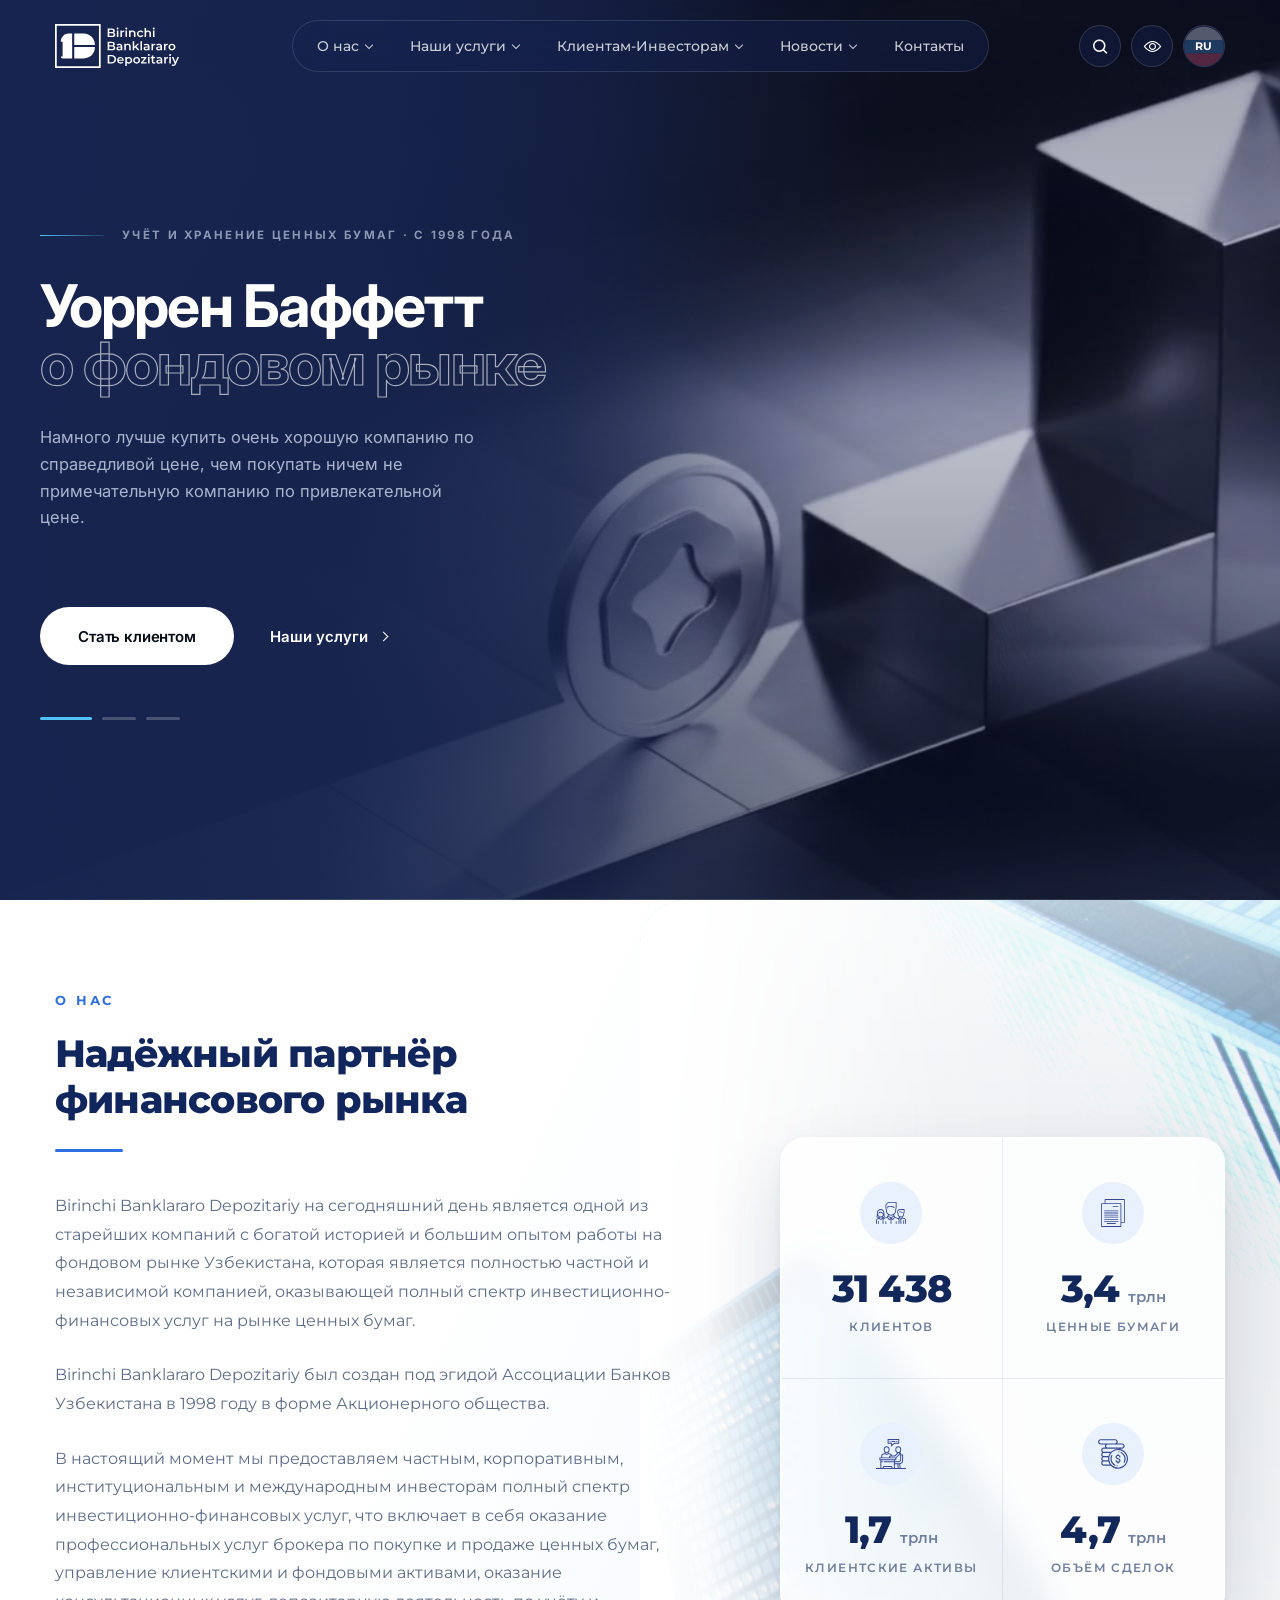
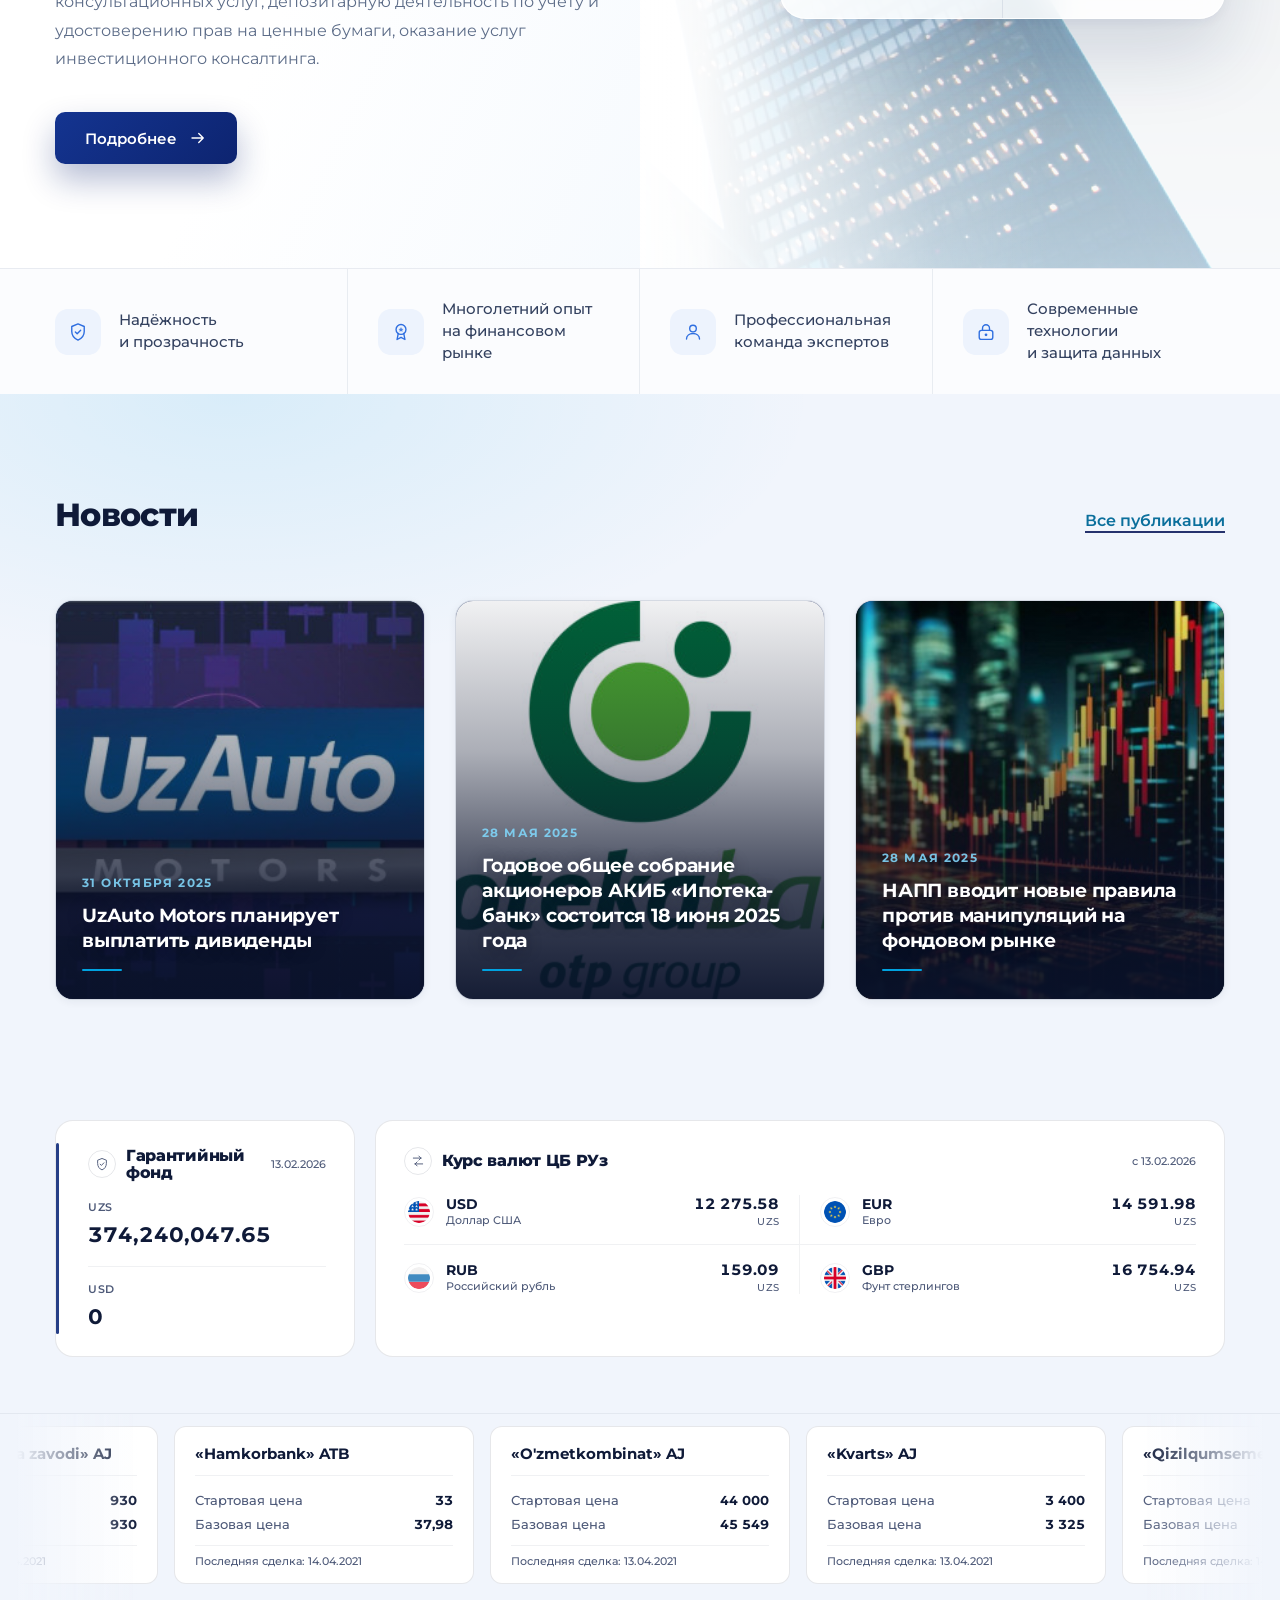
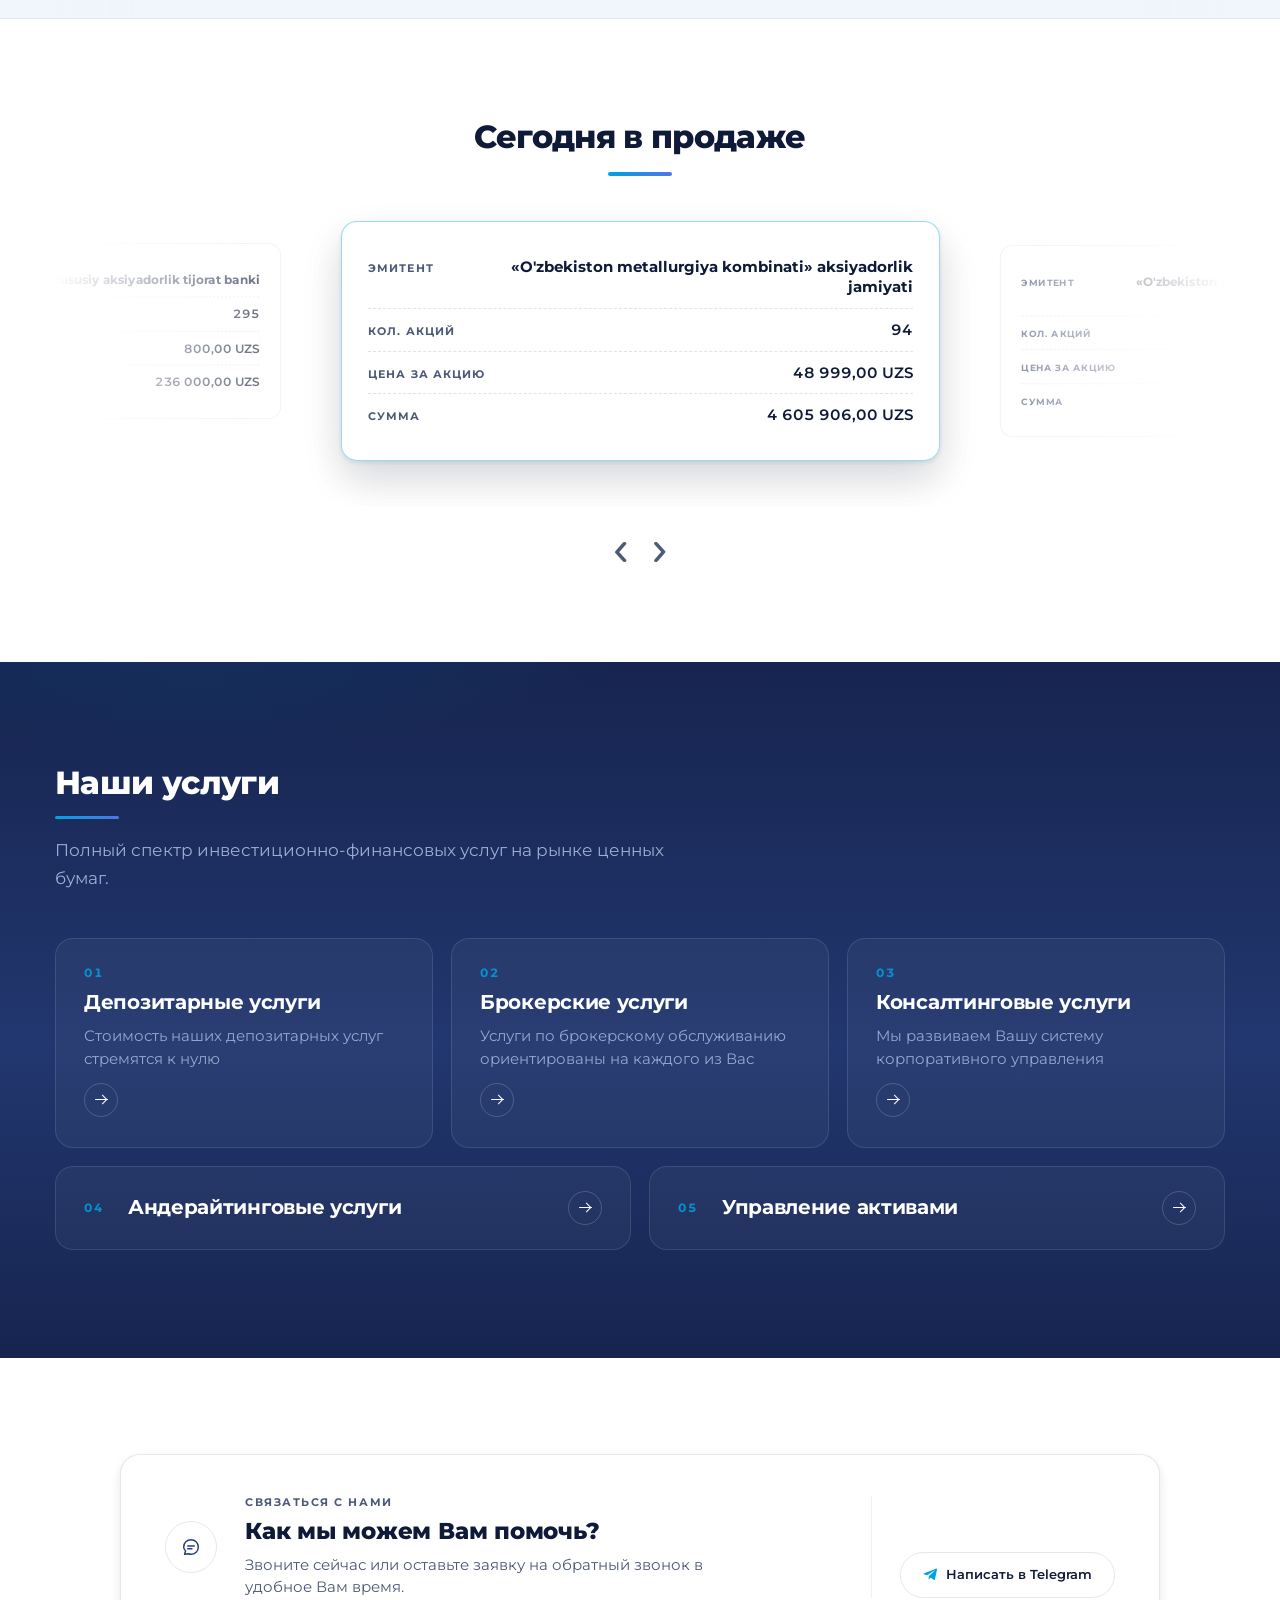
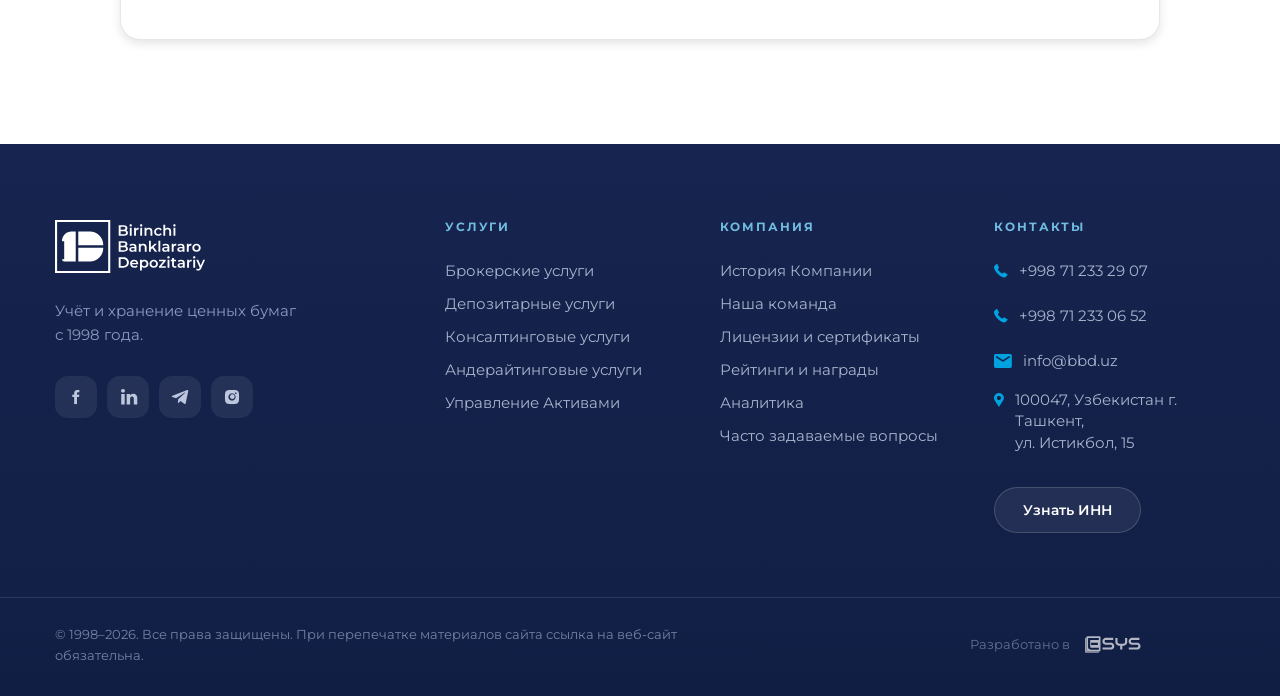
<file: index.html>
﻿<!DOCTYPE html><html lang="ru"><head>	  																		
<meta charset="utf-8">
<meta name="viewport" content="width=device-width, initial-scale=1">
<meta http-equiv="X-UA-Compatible" content="ie=edge">
<meta name="csrf-token" content="wdHtgloLgI1WTlZW9DNIHqAzlLSyYRm2D31f9dlL">
<meta name="description" content="Депозитарии, Посреднические услуги при купле-продаже товаров, ценных бумаг, валюты и сдача в наем без выраженной специализации, Ценные бумаги, Финансовые организации">
<meta name="keywords" content="Депозитарии, Посреднические услуги при купле-продаже товаров, ценных бумаг, валюты и сдача в наем без выраженной специализации, Ценные бумаги, Финансовые организации">

<link rel="shortcut icon" href="images/favicon.ico" type="image/x-icon">
<link rel="apple-touch-icon" href="images/apple-touch-icon.png">
<link rel="apple-touch-icon" sizes="57x57" href="images/apple-touch-icon-57x57.png">
<link rel="apple-touch-icon" sizes="72x72" href="images/apple-touch-icon-72x72.png">
<link rel="apple-touch-icon" sizes="76x76" href="images/apple-touch-icon-76x76.png">
<link rel="apple-touch-icon" sizes="114x114" href="images/apple-touch-icon-114x114.png">
<link rel="apple-touch-icon" sizes="120x120" href="images/apple-touch-icon-120x120.png">
<link rel="apple-touch-icon" sizes="144x144" href="images/apple-touch-icon-144x144.png">
<link rel="apple-touch-icon" sizes="152x152" href="images/apple-touch-icon-152x152.png">
<link rel="apple-touch-icon" sizes="180x180" href="images/apple-touch-icon-180x180.png">
<title>Birinchi Banklararo Depozitariy - Первый Межбанковский Депозитарий</title>
<link rel="stylesheet" href="css/bvi.css" type="text/css">
<link rel="stylesheet" href="css/bvi-font.css" type="text/css">
<link href="https://fonts.googleapis.com/css?family=Montserrat:400,500,600,700,800&family=Space+Mono:400,700&display=swap" rel="stylesheet">
    <link href="https://fonts.googleapis.com/css2?family=Inter:wght@400;500;600;700;800&display=swap" rel="stylesheet">
    <link href="https://fonts.googleapis.com/css2?family=Space+Grotesk:wght@400;500;600;700&display=swap" rel="stylesheet">
    <link href="https://fonts.googleapis.com/css2?family=Source+Serif+4:ital,opsz,wght@0,8..60,400;0,8..60,600;1,8..60,400&display=swap" rel="stylesheet">
<link rel="stylesheet" href="css/styles.min.css">
<link rel="stylesheet" href="css/modern-design.css">
<link rel="stylesheet" href="css/hero.css">

    <style>
        /* =====================================================
           ROOT (from second.html)
        ===================================================== */
        :root {
            --primary: #263f87;
            --primary-dark: #17285f;
            --blue: #4e76e8;
            --white: #ffffff;
            --text: #172033;
            --gray: #667085;
            /* charcoal, so the header reads as part of the terminal below it */
            --top-bg: rgba(22, 36, 79, 0.90);
            --main-bg: rgba(22, 36, 79, 0.78);
            --border: rgba(255, 255, 255, 0.14);
        }

        /* =====================================================
           ICON FONT (icomoon) - from second.html
        ===================================================== */
        @font-face {
            font-family: 'icomoon';
            src: url('fonts/icomoon.eot');
            src: url('fonts/icomoon.eot#iefix') format('embedded-opentype'),
                 url('fonts/icomoon.ttf') format('truetype'),
                 url('fonts/icomoon.woff') format('woff'),
                 url('images/icomoon.svg#icomoon') format('svg');
            font-weight: normal;
            font-style: normal;
            font-display: block;
        }

        [class^="icon-"], [class*=" icon-"] {
            font-family: 'icomoon' !important;
            speak: none;
            font-style: normal;
            font-weight: normal;
            font-variant: normal;
            text-transform: none;
            line-height: 1;
            -webkit-font-smoothing: antialiased;
            -moz-osx-font-smoothing: grayscale;
        }

        .icon-facebook:before { content: "\e904"; }
        .icon-in:before { content: "\e905"; }
        .icon-instagram:before { content: "\e906"; }
        .icon-telegram:before { content: "\e90c"; }
        .icon-search:before { content: "\e90a"; }
        .icon-eye:before { content: "\e902"; }

        /* =====================================================
           CONTAINER - from second.html
        ===================================================== */
        .container {
            width: min(1440px, calc(100% - 80px));
            margin: 0 auto;
        }

        /* =====================================================
           HEADER

           One row: logo left, navigation in a centred capsule, tools
           right. A three-track grid rather than a flex row, so the nav
           stays optically centred no matter how wide the two sides get.
        ===================================================== */
        .main-header {
            position: absolute;
            top: 0;
            left: 0;
            width: 100%;
            height: 92px;
            z-index: 100;
            color: white;
            background: transparent;
            transition:
                background .3s ease,
                box-shadow .3s ease;
        }

        .main-header-inner {
            height: 100%;
            display: grid;
            grid-template-columns: 1fr auto 1fr;
            align-items: center;
            gap: 24px;
        }

        /* kill the bootstrap clearfix pseudo-elements: inside the grid they
           become phantom tracks and knock the content out of alignment */
        .main-header-inner::before,
        .main-header-inner::after {
            content: none;
            display: none;
        }

        /* ---------- tools: search, accessibility, language ---------- */
        .header-tools {
            display: flex;
            align-items: center;
            justify-content: flex-end;
            gap: 10px;
        }

        .tool-btn {
            width: 42px;
            height: 42px;
            flex-shrink: 0;
            display: flex;
            align-items: center;
            justify-content: center;
            padding: 0;
            border: 1px solid rgba(255,255,255,.14);
            border-radius: 50%;
            background: rgba(21, 35, 78, .48);
            backdrop-filter: blur(18px);
            -webkit-backdrop-filter: blur(18px);
            color: #fff;
            font-size: 15px;
            cursor: pointer;
            transition:
                background-color .25s ease,
                border-color .25s ease,
                color .25s ease,
                transform .25s ease;
        }

        .tool-btn:hover,
        .tool-btn.active {
            background: #fff;
            border-color: #fff;
            color: #0B1220;
            transform: translateY(-2px);
        }

        .header__eye.tool-btn { font-size: 17px; }

        /* styles.min.css puts margin-left: 22px on the eye button, from the
           template's old header where it sat apart from everything else.
           On top of the row's own 10px gap that made the search-to-eye gap
           32px against 10px from the eye to the language switch, so the
           three controls were visibly unevenly spaced. The row's gap is
           the only thing that should set this.

           This used to reset only .header-tools' direct children, which
           was every tool-btn back when they sat straight in the row. The
           search and eye buttons now sit one level deeper, each inside
           its own .header-tool-pop (so their popover can anchor to them),
           which took them out of reach of a `>` selector and let the
           22px margin back in unopposed. Targeting .tool-btn itself
           instead of "direct child of .header-tools" keeps the reset
           working regardless of how deep a button sits. */
        .header-tools .tool-btn,
        .header-tools > * {
            margin-left: 0;
            margin-right: 0;
        }

        .logo {
            display: flex;
            align-items: center;
            gap: 12px;
            flex-shrink: 0;
        }

        /* The real asset. This was a CSS reconstruction of the logo - a
           bordered box with two pseudo-elements shaped into an approximate
           D, plus the three words set in Montserrat - which is not the
           mark: the wordmark's letterforms, spacing and the counter inside
           the D are all its own. images/logo-white.svg is the actual
           lockup and is used as drawn. */
        .logo img {
            display: block;
            width: 124px;
            height: auto;
        }

        /* left over from the reconstruction */
        .logo-icon,
        .logo-text {
            display: none;
        }

        .logo-text {
            font-size: 17px;
            line-height: 1.08;
            font-weight: 600;
            white-space: nowrap;
        }

        .logo-text span {
            display: block;
        }

        /* the capsule: its own surface, floating over whatever is behind */
        .main-nav {
            display: flex;
            align-items: center;
            gap: 2px;
            padding: 6px;
            border: 1px solid rgba(255,255,255,.12);
            border-radius: 999px;
            /* was rgba(18,22,30,.55) - a charcoal, which read as a grey
               pill once the hero behind it became blue */
            background: rgba(21, 35, 78, .48);
            backdrop-filter: blur(18px);
            -webkit-backdrop-filter: blur(18px);
        }

        .main-nav a {
            position: relative;
            display: flex;
            align-items: center;
            gap: 7px;
            padding: 10px 18px;
            border-radius: 999px;
            color: rgba(255,255,255,.78);
            font-size: 14px;
            font-weight: 500;
            white-space: nowrap;
            transition:
                background-color .25s ease,
                color .25s ease;
        }

        /* hover paints no surface of its own - the background stays the
           capsule's, so no lighter box appears inside the nav. Only the
           label brightens (and the caret flips). */
        .main-nav a:hover,
        .nav-item:hover > .nav-link,
        .nav-item:focus-within > .nav-link {
            background: transparent;
            color: #fff;
        }

        /* the old sliding underline has no place inside a pill */
        .main-nav a::after {
            content: none;
        }

        .nav-item {
            position: relative;
        }

        .nav-link {
            display: flex;
            align-items: center;
            gap: 7px;
        }

        .nav-caret {
            width: 6px;
            height: 6px;
            flex-shrink: 0;
            margin-top: -3px;
            border-right: 1.5px solid currentColor;
            border-bottom: 1.5px solid currentColor;
            transform: rotate(45deg);
            transition:
                transform .25s ease,
                margin-top .25s ease;
        }

        .nav-item:hover .nav-link .nav-caret,
        .nav-item:focus-within .nav-link .nav-caret {
            margin-top: 2px;
            transform: rotate(225deg);
        }

        .dropdown-menu {
            position: absolute;
            top: calc(100% + 24px);
            left: -14px;
            background: #ffffff;
            border-radius: 14px;
            box-shadow:
                0 24px 60px rgba(7,16,34,.28),
                0 2px 10px rgba(7,16,34,.10);
            border: 1px solid rgba(39,59,137,.08);
            padding: 10px;
            min-width: 280px;
            max-width: 360px;
            opacity: 0;
            visibility: hidden;
            pointer-events: none;
            transform: translateY(10px);
            transition:
                opacity .22s ease,
                transform .3s cubic-bezier(.22,.61,.36,1),
                visibility .3s;
            z-index: 300;
        }

        /* invisible bridge across the gap so hover is not lost */
        .dropdown-menu::before {
            content: "";
            position: absolute;
            left: 0;
            right: 0;
            top: -26px;
            height: 26px;
        }

        .nav-item:hover .dropdown-menu,
        .nav-item:focus-within .dropdown-menu {
            opacity: 1;
            visibility: visible;
            pointer-events: auto;
            transform: translateY(0);
        }

        /* small arrow pointing back at the nav item */
        .dropdown-menu::after {
            content: "";
            position: absolute;
            top: -6px;
            left: 30px;
            width: 12px;
            height: 12px;
            background: #ffffff;
            border-left: 1px solid rgba(39,59,137,.08);
            border-top: 1px solid rgba(39,59,137,.08);
            border-radius: 3px 0 0 0;
            transform: rotate(45deg);
        }

        .dropdown-menu a {
            display: flex;
            align-items: center;
            gap: 10px;
            padding: 11px 14px;
            color: #24325c;
            font-size: 14px;
            font-weight: 500;
            line-height: 1.35;
            white-space: normal;
            border: none;
            border-radius: 10px;
            transition:
                background .2s ease,
                color .2s ease,
                transform .2s ease;
        }

        .dropdown-menu a + a {
            margin-top: 2px;
        }

        .dropdown-menu a::before {
            content: "";
            width: 6px;
            height: 6px;
            flex-shrink: 0;
            border-radius: 50%;
            background: rgba(39,59,137,.30);
            transition: .2s ease;
        }

        .dropdown-menu a:hover {
            background: linear-gradient(90deg, rgba(39,59,137,.09), rgba(0,162,224,.07));
            color: var(--primary);
            transform: translateX(3px);
        }

        /* the dot took a saturated cyan on hover while the label went navy,
           so the two halves of one row disagreed - and cyan is a signal
           colour on this page, spent here on every list item in turn.
           The dot now simply follows the text it belongs to. */
        .dropdown-menu a:hover::before {
            background: var(--primary);
            transform: scale(1.25);
        }

        .dropdown-menu a::after {
            content: none;
        }

        /* =====================================================
           LANGUAGE SWITCHER (UI only - no localization)
        ===================================================== */
        .langswitch {
            position: relative;
            flex-shrink: 0;
        }

        /* the language control is a third circular tool, not a wide pill */
        .langswitch__btn {
            position: relative;
            font-family: inherit;
            font-size: 11px;
            font-weight: 700;
            letter-spacing: .4px;
            overflow: hidden;
        }

        .langswitch__btn .langswitch__flag {
            position: absolute;
            inset: 0;
            width: 100%;
            height: 100%;
            border-radius: 50%;
            box-shadow: none;
            opacity: .30;
            transition: opacity .25s ease;
        }

        .langswitch__btn .langswitch__code {
            position: relative;
            z-index: 1;
        }

        .langswitch:hover .langswitch__btn,
        .langswitch.is-open .langswitch__btn {
            background: #fff;
            border-color: #fff;
            color: #0B1220;
            transform: translateY(-2px);
        }

        .langswitch:hover .langswitch__btn .langswitch__flag,
        .langswitch.is-open .langswitch__btn .langswitch__flag {
            opacity: .22;
        }

        .langswitch__flag {
            width: 22px;
            height: 22px;
            flex-shrink: 0;
            border-radius: 50%;
            background-position: center;
            background-size: cover;
            background-repeat: no-repeat;
            box-shadow: 0 0 0 1px rgba(39,59,137,.15);
        }

        .flag-ru { background-image: url("images/ru-flag.svg"); }
        .flag-en { background-image: url("images/en-flag.svg"); }
        .flag-uz { background-image: url("images/uz-flag.svg"); }

        .langswitch__caret {
            width: 6px;
            height: 6px;
            flex-shrink: 0;
            margin-top: -3px;
            border-right: 1.5px solid currentColor;
            border-bottom: 1.5px solid currentColor;
            transform: rotate(45deg);
            transition: transform .25s ease, margin .25s ease;
        }

        /* the menu opens on hover too, so the caret has to follow the hover */
        .langswitch:hover .langswitch__caret,
        .langswitch.is-open .langswitch__caret {
            margin-top: 2px;
            transform: rotate(225deg);
        }

        .langswitch__menu {
            position: absolute;
            top: calc(100% + 14px);
            right: 0;
            min-width: 108px;
            margin: 0;
            padding: 6px;
            list-style: none;
            background: #ffffff;
            border: 1px solid rgba(39,59,137,.08);
            border-radius: 14px;
            box-shadow:
                0 20px 46px rgba(7,16,34,.26),
                0 2px 8px rgba(7,16,34,.10);
            opacity: 0;
            visibility: hidden;
            pointer-events: none;
            transform: translateY(8px);
            transition:
                opacity .2s ease,
                transform .28s cubic-bezier(.22,.61,.36,1),
                visibility .28s;
            z-index: 400;
        }

        /* invisible bridge across the gap so hover is not lost */
        .langswitch__menu::before {
            content: "";
            position: absolute;
            left: 0;
            right: 0;
            top: -16px;
            height: 16px;
        }

        .langswitch__menu::after {
            content: "";
            position: absolute;
            top: -6px;
            right: 20px;
            width: 12px;
            height: 12px;
            background: #ffffff;
            border-left: 1px solid rgba(39,59,137,.08);
            border-top: 1px solid rgba(39,59,137,.08);
            border-radius: 3px 0 0 0;
            transform: rotate(45deg);
        }

        .langswitch:hover .langswitch__menu,
        .langswitch.is-open .langswitch__menu {
            opacity: 1;
            visibility: visible;
            pointer-events: auto;
            transform: translateY(0);
        }

        /* after picking a language the pointer is still over the switcher -
           keep it shut until the pointer leaves */
        .langswitch.is-dismissed .langswitch__menu {
            opacity: 0;
            visibility: hidden;
            pointer-events: none;
            transform: translateY(8px);
        }

        .langswitch.is-dismissed .langswitch__caret {
            margin-top: -3px;
            transform: rotate(45deg);
        }

        .langswitch__option {
            width: 100%;
            display: flex;
            align-items: center;
            gap: 9px;
            padding: 8px 10px;
            background: transparent;
            border: none;
            border-radius: 10px;
            color: #24325c;
            font-family: inherit;
            font-size: 13px;
            font-weight: 700;
            letter-spacing: .6px;
            text-align: left;
            cursor: pointer;
            transition:
                background .2s ease,
                color .2s ease;
        }

        .langswitch__menu li + li .langswitch__option {
            margin-top: 2px;
        }

        .langswitch__option .langswitch__flag {
            width: 22px;
            height: 22px;
            box-shadow: 0 0 0 1px rgba(39,59,137,.15);
        }

        .langswitch__option:hover {
            background: rgba(39,59,137,.07);
            color: var(--primary);
        }

        .langswitch__option.is-active {
            background: linear-gradient(90deg, rgba(39,59,137,.10), rgba(0,162,224,.08));
            color: var(--primary);
        }

        /* =====================================================
           ACCESSIBILITY (BVI) COLOUR MODES

           bvi.css puts a CSS filter on the .bvi-body wrapper. A filtered
           element becomes the containing block for its position:fixed
           descendants, which silently un-sticks the header. The filter is
           moved up to <html> instead - same visual result, header keeps
           working. data-bvi-color is mirrored onto <html> in JS, with a
           :has() fallback.
        ===================================================== */
        html body .bvi-body[data-bvi-color='blackAndWhite'],
        html body .bvi-body[data-bvi-color='blackAndWhiteInvert'] {
            -webkit-filter: none !important;
            filter: none !important;
        }

        html[data-bvi-color='blackAndWhite'],
        html:has(.bvi-body[data-bvi-color='blackAndWhite']) {
            -webkit-filter: grayscale(100%);
            filter: grayscale(100%);
        }

        html[data-bvi-color='blackAndWhiteInvert'],
        html:has(.bvi-body[data-bvi-color='blackAndWhiteInvert']) {
            -webkit-filter: grayscale(100%) invert(100%);
            filter: grayscale(100%) invert(100%);
        }

        /* =====================================================
           SEARCH / ACCESSIBILITY POPOVERS

           These used to be full-width bands fixed under the header,
           JS-positioned on every scroll/resize (window.positionHeaderPanels)
           because they lived outside .header-tools in the markup. They are
           now children of a .header-tool-pop wrapper next to their own
           icon, so plain position:absolute anchors them - same card,
           border, shadow and arrow as .dropdown-menu / .langswitch__menu
           above, so all three header popovers read as one component
           instead of two languages.

           positionHeaderPanels() (defined further down the page) is now a
           no-op kept only so the existing scroll/resize/animationend
           callers have nothing to break on.
        ===================================================== */
        .header-tool-pop {
            position: relative;
        }

        .header-popover {
            position: absolute;
            top: calc(100% + 14px);
            right: 0;
            background: #ffffff;
            border: 1px solid rgba(39,59,137,.08);
            border-radius: 14px;
            box-shadow:
                0 20px 46px rgba(7,16,34,.26),
                0 2px 8px rgba(7,16,34,.10);
            z-index: 300;
            color: var(--text);
        }

        .header-popover::after {
            content: "";
            position: absolute;
            top: -6px;
            right: 20px;
            width: 12px;
            height: 12px;
            background: #ffffff;
            border-left: 1px solid rgba(39,59,137,.08);
            border-top: 1px solid rgba(39,59,137,.08);
            border-radius: 3px 0 0 0;
            transform: rotate(45deg);
        }

        /* ---------- search ---------- */
        .header-popover--search {
            width: min(320px, 86vw);
            padding: 10px;
        }

        .header-popover--search .d-flex {
            display: flex;
            align-items: center;
            gap: 8px;
        }

        .header-popover--search .input {
            flex: 1;
            min-width: 0;
            height: 46px;
            padding: 0 16px;
            background: #f1f5fc;
            border: 1px solid rgba(39,59,137,.10);
            border-radius: 999px;
            color: var(--text);
            font-size: 14px;
            font-family: inherit;
            outline: none;
            transition: .2s ease;
        }

        .header-popover--search .input::placeholder {
            color: var(--gray);
        }

        .header-popover--search .input:focus {
            background: #fff;
            border-color: var(--primary);
        }

        .header-popover--search button {
            width: 46px;
            height: 46px;
            flex-shrink: 0;
            display: flex;
            align-items: center;
            justify-content: center;
            background: var(--primary);
            color: #fff;
            border: none;
            border-radius: 50%;
            cursor: pointer;
            font-size: 15px;
            transition: background-color .2s ease;
        }

        .header-popover--search button:hover {
            background: var(--accent);
        }

        /* ---------- accessibility ---------- */
        .header-popover--eye {
            width: min(300px, 88vw);
            padding: 14px 16px;
        }

        .header-popover__title {
            margin: 0 0 10px;
            font-size: 11.5px;
            font-weight: 700;
            letter-spacing: .06em;
            text-transform: uppercase;
            color: var(--gray);
        }

        .a11y-row {
            display: flex;
            align-items: center;
            justify-content: space-between;
            gap: 12px;
            padding: 10px 0;
            border-bottom: 1px solid rgba(39,59,137,.08);
        }

        .a11y-row:last-of-type {
            border-bottom: none;
        }

        .a11y-row__label {
            display: flex;
            align-items: center;
            gap: 8px;
            font-size: 13px;
            font-weight: 500;
            color: var(--text);
        }

        .a11y-row__label i {
            font-size: 15px;
            color: var(--primary);
        }

        /* sound toggle - restyles the existing .js-voice button into a
           switch; bvi.js still just adds/removes .active on click */
        .header__eye-content_radio {
            position: relative;
            width: 40px;
            height: 24px;
            flex-shrink: 0;
            border: none;
            border-radius: 999px;
            background: var(--primary);
            cursor: pointer;
            transition: background-color .2s ease;
        }

        .header__eye-content_radio i {
            display: none;
        }

        .header__eye-content_radio::after {
            content: "";
            position: absolute;
            top: 3px;
            left: 3px;
            width: 18px;
            height: 18px;
            border-radius: 50%;
            background: #fff;
            box-shadow: 0 1px 3px rgba(15,26,56,.25);
            transition: left .2s ease, right .2s ease;
        }

        .header__eye-content_radio.active {
            background: rgba(39,59,137,.14);
        }

        .header__eye-content_radio.active::after {
            left: 19px;
        }

        /* font-size stepper */
        .a11y-stepper {
            display: flex;
            align-items: center;
            flex-shrink: 0;
            border: 1px solid rgba(39,59,137,.10);
            border-radius: 999px;
            overflow: hidden;
        }

        .header__eye-content_button {
            width: 32px;
            height: 32px;
            display: flex;
            align-items: center;
            justify-content: center;
            margin: 0;
            border: none;
            background: #f1f5fc;
            color: var(--text);
            font-size: 12px;
            cursor: pointer;
            transition: background-color .2s ease, color .2s ease;
        }

        .header__eye-content_button + .header__eye-content_button {
            border-left: 1px solid rgba(39,59,137,.10);
        }

        .header__eye-content_button:hover,
        .header__eye-content_button.active {
            background: var(--primary);
            color: #fff;
        }

        /* colour-scheme swatches */
        .a11y-swatches {
            display: flex;
            gap: 6px;
            flex-shrink: 0;
        }

        .header__eye-content_color {
            width: 30px;
            height: 30px;
            display: flex;
            align-items: center;
            justify-content: center;
            margin: 0;
            padding: 0;
            border-radius: 8px;
            border: 1.5px solid rgba(39,59,137,.14);
            font-family: inherit;
            font-size: 12px;
            font-weight: 800;
            cursor: pointer;
            transition: outline-color .2s ease;
        }

        .header__eye-content_color.bg-blue-light {
            background: #e7f1fc;
            border-color: #bcdcf5;
            color: var(--primary);
        }

        .header__eye-content_color.bg-silver {
            background: #e9e9ec;
            color: #333;
        }

        .header__eye-content_color:not(.bg-blue-light):not(.bg-silver) {
            background: #14151b;
            color: #fff;
            border-color: #14151b;
        }

        .header__eye-content_color.active {
            outline: 2px solid var(--accent);
            outline-offset: 2px;
        }

        .header-popover__reset {
            display: block;
            width: 100%;
            margin-top: 12px;
            padding: 9px;
            background: transparent;
            border: 1px solid rgba(39,59,137,.14);
            border-radius: 999px;
            color: var(--gray);
            font-size: 12px;
            font-weight: 700;
            text-align: center;
            cursor: pointer;
            transition: border-color .2s ease, color .2s ease;
        }

        .header-popover__reset:hover {
            border-color: var(--primary);
            color: var(--primary);
        }

        @media (max-width: 700px) {
            .header-popover {
                right: -8px;
            }
        }

        /* =====================================================
           SCROLLED HEADER - from second.html
        ===================================================== */
        /* the top bar is NOT sticky - it scrolls away with the page. Once the
           whole header block has left the viewport the main header comes back
           as a floating rounded bar, animated in so the switch is not a jump. */
        .main-header.scrolled {
            position: fixed;
            top: 14px;
            left: 20px;
            right: 20px;
            width: auto;
            max-width: 1440px;
            margin: 0 auto;
            height: 80px;
            /* the pinned bar echoes the capsule it carries */
            border-radius: 999px;
            /* geometry is set in one go - only opacity/transform animate */
            transition: none;
            border: 1px solid rgba(255,255,255,.13);
            /* --navy-700 at .92: the same blue as the bands below, one step
               lifted so the pinned bar reads as raised rather than as a
               near-black slab dropped on the page */
            background: rgba(27, 44, 94, .92);
            backdrop-filter: blur(20px) saturate(130%);
            -webkit-backdrop-filter: blur(20px) saturate(130%);
            box-shadow:
                0 18px 44px rgba(9, 18, 44, .38),
                0 2px 10px rgba(9, 18, 44, .26);
            animation: headerDrop .42s cubic-bezier(.22,.61,.36,1) both;
        }

        .main-header.scrolled.is-leaving {
            animation: headerSettle .34s cubic-bezier(.32,.06,.24,1) both;
        }

        @keyframes headerDrop {
            from {
                opacity: 0;
                transform: translate3d(0, -130%, 0);
            }
            to {
                opacity: 1;
                transform: translate3d(0, 0, 0);
            }
        }

        /* Coming back up, the pinned bar used to be flung -130% off the
           top of the window in .28s while the real header was sliding down
           into the same space - two bars moving past each other in opposite
           directions, which is the jolt at the top of the page.

           It now settles instead: it stays where it is, eases up by a few
           pixels and fades, so the floating bar hands over to the header
           underneath it rather than escaping past it. Slightly slower than
           the drop, because settling into place should feel unhurried where
           arriving should feel prompt. */
        @keyframes headerSettle {
            from {
                opacity: 1;
                transform: translate3d(0, 0, 0) scale(1);
            }
            to {
                opacity: 0;
                /* -14px is exactly the pinned bar's `top`, so it finishes on
                   the resting header's line rather than somewhere near it */
                transform: translate3d(0, -14px, 0) scale(.99);
            }
        }

        /* the logo resize would otherwise animate against the drop-in */
        .main-header.scrolled .logo,
        .main-header.scrolled .logo img {
            transition: none;
        }

        @media (prefers-reduced-motion: reduce) {
            .main-header.scrolled,
            .main-header.scrolled.is-leaving {
                animation-duration: .01ms;
            }
        }

        /* pull the row in a little so it is not flush with the rounded edge */
        .main-header.scrolled .main-header-inner {
            width: min(1400px, calc(100% - 44px));
        }

        .main-header.scrolled .logo img {
            width: 112px;
        }

        /* pinned, the bar is itself a capsule - so the nav gives up its own
           surface and shows the bar's colour straight through. Its fill, its
           outline and its blur would each read as a second box inside the
           first. At the top of the page the capsule stays exactly as it is. */
        .main-header.scrolled .main-nav {
            background: transparent;
            border-color: transparent;
            backdrop-filter: none;
            -webkit-backdrop-filter: none;
        }

        /* =====================================================
           SECTION RHYTHM

           The page alternates, but it no longer alternates dark/light:
           navy is spent only where it does something, and the bands
           between are two weights of light.

             hero (navy, video) - about (white) - news + rates + ticker
             (soft) - today (white) - services (navy) - contact (white)
             - footer (navy)

           Three navy zones instead of six: one to open on, one to make
           the services grid the strongest block on the page, and one to
           close on. Everything in between is light, and the soft band is
           what keeps the run of light from flattening into one sheet.
        ===================================================== */
        :root {
            --band-light: #ffffff;
            --ink: #0f1a38;
            --ink-soft: #4d5978;
            --accent: #00a2e0;
            --band-edge: rgba(255,255,255,.14);

            /* ---- the navy scale ----------------------------------------
               The bands used to sit on #0b1530, which is only a few points
               off black and read as a dark grey slab rather than as this
               institution's blue. Every dark surface now comes from this
               one four-step scale, built out of the brand's #273B89, so
               the whole page reads as one colour at four depths and the
               darkness is tunable from a single place.

               White on --navy-800 is 14.7:1; the muted body colour on it
               is 5.6:1. Both clear AA with room to spare.            */
            --navy-900: #111e44;   /* floor: footer base, gradient ends   */
            --navy-800: #16244f;   /* hero, services, footer              */
            --navy-700: #1b2c5e;   /* raised: cards, header when pinned   */
            --navy-600: #24387a;   /* lit: top of a panel gradient        */

            /* ---- the light scale ---------------------------------------
               Half the page used to be navy: hero, news, rates, ticker,
               services and footer, with only three white bands between
               them. Read top to bottom that is more dark than light, and
               it made a long stretch of the page feel heavy.

               News, rates and the ticker have moved onto --band-soft — a
               faintly blue off-white that still separates them from the
               plain white bands either side, so the rhythm survives
               without a third navy slab. Dark is now reserved for the
               three places it earns: the hero, services, and the footer.

               --ink on --band-soft is 15.1:1; --ink-soft on it is 6.4:1.
               Both clear AA comfortably.                                */
            --band-soft: #f1f5fc;  /* the light band                      */
            --ink-line: rgba(15,26,56,.10);   /* card borders, rules      */
            --ink-line-soft: rgba(15,26,56,.06);
            --card-shadow: 0 18px 44px rgba(15,26,56,.09), 0 2px 6px rgba(15,26,56,.05);
        }

        .band--light {
            background: var(--band-light);
            padding: 96px 0 104px;
        }

        /* in-page nav targets have to clear the floating header */
        #about,
        #news,
        #services,
        #contacts {
            scroll-margin-top: 110px;
        }

        /* ---------- the soft band ---------- */

        /* news, rates and the ticker sit back to back, so they share one
           flat surface and read as a single band instead of three seams */
        .band--soft,
        .main-course,
        .main-company {
            position: relative;
            color: var(--ink);
            background: var(--band-soft);
        }

        /* the same wash the dark version had, inverted: a cool light
           that lifts the top of the band away from the white above it,
           so the seam is a change of temperature rather than a line */
        .band--soft::before {
            content: "";
            position: absolute;
            top: 0;
            left: 0;
            right: 0;
            height: 420px;
            pointer-events: none;
            background: radial-gradient(900px 420px at 18% 0%, rgba(0,162,224,.10), transparent 65%);
        }

        .band--soft > * {
            position: relative;
            z-index: 1;
        }

        .main-services {
            position: relative;
            color: #fff;
            background:
                radial-gradient(900px 380px at 15% -20%, rgba(0,162,224,.18), transparent 62%),
                linear-gradient(180deg, var(--navy-800) 0%, #22376f 55%, var(--navy-800) 100%);
        }

        /* ---------- NEWS - opening of the soft band ---------- */
        .band--soft {
            padding: 100px 0 84px;
        }

        .band--soft .title {
            color: var(--ink);
            font-weight: 800;
            letter-spacing: -.02em;
        }

        /* --accent is a mid cyan: it was a link colour on navy and it is
           not one on white, where it measures 2.9:1. Darkened to the same
           hue at 4.6:1 for the resting state, and it goes to the ink on
           hover rather than to white. */
        .band--soft .link {
            color: #0b6f9c;
            font-weight: 600;
            transition: color .25s ease;
        }

        .band--soft .link:hover {
            color: var(--ink);
        }

        .band--soft .d-flex.justify-content-between {
            margin-bottom: 34px;
            align-items: baseline;
        }

        /* ---------- shared section headings ---------- */
        .main-about .title,
        .main-today .title,
        .main-course__title h3 {
            font-weight: 800;
            letter-spacing: -.02em;
            line-height: 1.1;
        }

        /* =====================================================
           ABOUT - light band
        ===================================================== */
        .main-about {
            background: var(--band-light);
            padding: 118px 0 126px;
        }

        /* styles.min.css wraps this row in a white card with a drop shadow -
           on a white band that reads as a stray outline */
        .main-about__content {
            background: transparent;
            box-shadow: none;
        }

        /* the page is banded now, so nothing should show through between them */
        body {
            background: var(--band-light);
        }

        .band--light + .text-center.m-l-y,
        .main-services + .band--light ~ .text-center.m-l-y {
            margin: 0 !important;
            height: 0;
        }

        .main-about .title {
            position: relative;
            padding-bottom: 24px;
            margin-bottom: 30px;
            color: var(--ink);
        }

        /* the same cyan-to-blue accent the header uses for its active states */
        .main-about .title::after {
            content: "";
            position: absolute;
            left: 0;
            bottom: 0;
            width: 64px;
            height: 4px;
            border-radius: 2px;
            background: linear-gradient(90deg, var(--accent), #4e76e8);
        }

        .main-about p {
            color: var(--ink-soft);
            line-height: 1.85;
        }

        .main-about .btn {
            background: linear-gradient(135deg, #17285f 0%, #263f87 100%);
            color: #fff;
            border-radius: 10px;
            box-shadow: 0 14px 30px rgba(23,40,95,.26);
        }

        .main-about .btn:hover {
            background: linear-gradient(135deg, #00a2e0 0%, #4e76e8 100%);
            color: #fff;
            box-shadow: 0 16px 34px rgba(0,162,224,.32);
        }

        /* The figures card.

           It was a navy slab: the single darkest thing on an otherwise
           white band, which is what made this section read as heavy. The
           figures are the point of the card, and they do not need a dark
           ground to carry them — set in the brand navy on white they are
           stronger than they were in white on navy, because the whole
           card is no longer competing with them for attention.

           The surface is not flat white either. A one-stop tint toward
           the band colour lifts it off the white behind it, so it still
           reads as a raised panel without a heavy border or a hard
           shadow doing that work. */
        .main-about__content-item:last-child {
            background:
                radial-gradient(420px 260px at 88% -10%, rgba(0,162,224,.10), transparent 70%),
                linear-gradient(165deg, #ffffff 0%, var(--band-soft) 100%);
            border: 1px solid var(--ink-line);
            border-radius: 18px;
            box-shadow: var(--card-shadow);
            overflow: hidden;
        }

        /* the caption row is the card's header: tinted a step further
           than the body so the four figures below it read as its
           contents rather than as four more items in the column.

           max-width has to be released for that to work. modern-design.css
           holds every <p> in .main-about to 60ch, which is right for the
           body column and wrong for everything in this panel — at 11.5px
           it capped the caption at 379px inside a 613px card, so the tint
           stopped two-thirds of the way across. */
        .main-about p.main-about__icons-label,
        .main-about__icons p {
            max-width: none;
        }

        .main-about p.main-about__icons-label {
            background: rgba(15,26,56,.028);
        }

        /* the accent rule stays — it is the one piece of brand colour on
           the card, and it reads better on white than it did on navy */
        .main-about__content-item:last-child::before {
            content: "";
            position: absolute;
            left: 26px;
            right: 26px;
            top: 0;
            height: 3px;
            border-radius: 0 0 3px 3px;
            background: linear-gradient(90deg, transparent, var(--accent), transparent);
        }

        .main-about p.main-about__icons-label {
            color: var(--ink-soft);
            border-bottom-color: var(--ink-line);
        }

        .main-about__icons-item {
            border-bottom-color: var(--ink-line-soft);
        }

        /* cross-hairs left over from the original 2x2 icon grid */
        .main-about__icons::before,
        .main-about__icons::after {
            content: none;
        }

        .main-about p.main-about__icons-title {
            color: var(--ink);
        }

        .main-about__icons .text-14 {
            color: var(--ink-soft);
        }

        /* =====================================================
           RATES + TICKER - soft band

           .main-course, .main-course__title and the guarantee-fund /
           currency panel styling now live entirely in modern-design.css
           (.finance-grid, .finance-panel, .fund-stat, .currency-item),
           which is the one place they should be defined. This file used
           to carry three
           overlapping generations of rules for the same classes - a
           Bootstrap-grid version, a "cards in two columns" version, and
           the current one - and the older two kept winning the cascade
           because this inline block loads after modern-design.css,
           which silently overrode the padding and centred the section
           title instead of letting it sit next to its icon. Removed
           rather than patched over, to stop that from recurring.
        ===================================================== */

        /* the ticker continues the same band instead of starting a new one */
        .main-company {
            background: var(--band-soft);
            border-top: 1px solid var(--ink-line-soft);
            border-bottom: 1px solid var(--ink-line-soft);
            padding: 34px 0;
        }

        /* =====================================================
           TODAY - light band
        ===================================================== */
        .main-today {
            margin: 0 !important;
            padding: 100px 0 96px;
            background: var(--band-light);
        }

        .main-today .title {
            position: relative;
            display: inline-block;
            padding-bottom: 22px;
            color: var(--ink);
        }

        .main-today .title::after {
            content: "";
            position: absolute;
            left: 50%;
            bottom: 0;
            width: 64px;
            height: 4px;
            margin-left: -32px;
            border-radius: 2px;
            background: linear-gradient(90deg, var(--accent), #4e76e8);
        }

        /* the slider's edge fades were mixed for the old grey backdrop */
        .main-today__content:after,
        .main-today__content:before {
            background: linear-gradient(90deg, #ffffff 0%, rgba(255,255,255,0) 100%);
        }

        .main-today__item {
            border-radius: 16px;
            border: 1px solid rgba(15,26,56,.07);
        }

        .main-today__content .slick-current {
            border-radius: 16px;
            box-shadow: 0 24px 60px rgba(15,26,56,.14);
        }

        /* The .band--light .main-contact rules that used to live here are
           gone - see the "CLOSING PANEL - fourth pass" comment further
           down, which is now the only definition of this component. This
           was the first of three overlapping copies that kept springing
           the shadow back after later edits tried to remove it. */

        /* =====================================================
           FOOTER - closes on the header's navy
        ===================================================== */
        .footer {
            background: linear-gradient(180deg, var(--navy-800) 0%, var(--navy-900) 100%);
        }

        @media (max-width: 992px) {
            .main-about       { padding: 74px 0 78px; }
            .band--soft       { padding: 70px 0 60px; }
            .main-today       { padding: 70px 0 66px; }
            .band--light      { padding: 66px 0 72px; }
        }

        @media (max-width: 700px) {
            .band--light .main-contact {
                padding: 28px 22px;
                border-radius: 14px;
            }
        }

        /* =====================================================
           RESPONSIVE - from second.html
        ===================================================== */
        @media (max-width: 1150px) {
            .container {
                width: min(100% - 50px, 1440px);
            }
            .main-nav a {
                padding: 9px 14px;
                font-size: 13px;
            }
            /* these three breakpoints used to grow the logo to 168/150px
               before shrinking it again at 700/450px - larger than the
               142px base it stepped down from, imported wholesale from
               a different template's numbers ("from second.html" above)
               without reconciling them against this page's own logo
               size. Rescaled so it steps down monotonically instead. */
            .logo img { width: 118px; }
        }

        @media (max-width: 1040px) {
            .container {
                width: min(100% - 40px, 1440px);
            }
            .main-nav a {
                padding: 8px 11px;
                font-size: 12px;
            }
            .logo img { width: 112px; }
            .tool-btn {
                width: 38px;
                height: 38px;
            }
        }

        @media (max-width: 700px) {
            .container {
                width: calc(100% - 30px);
            }
            .main-header {
                top: 0;
                height: 78px;
            }
            .main-header.scrolled {
                top: 8px;
                left: 10px;
                right: 10px;
                width: auto;
                height: 70px;
                border-radius: 999px;
            }
            .main-header.scrolled .main-header-inner {
                width: calc(100% - 24px);
            }
            /* the capsule cannot hold five items at this width */
            .main-nav {
                display: none;
            }
            .main-header-inner {
                grid-template-columns: auto 1fr;
                gap: 12px;
            }
            .logo img { width: 104px; }
            .header-tools {
                gap: 8px;
            }
            .tool-btn {
                width: 38px;
                height: 38px;
                font-size: 14px;
            }
        }

        @media (max-width: 450px) {
            .logo img { width: 92px; }
            .header-tools {
                gap: 6px;
            }
            .tool-btn {
                width: 36px;
                height: 36px;
            }
            .langswitch__btn {
                font-size: 10px;
            }
            .langswitch__menu {
                min-width: 96px;
            }
        }

        /* =====================================================
           MOTION — one gesture for the whole page

           The markup carries four different WOW animations
           (fadeInUp, slideInLeft, flipInX, flipInY). Cards flipping
           in 3D is the wrong register for a licensed depositary, and
           four gestures on one page read as four different sites.
           WOW still does the triggering; every class it can land on
           resolves to the same short rise.
        ===================================================== */
        @keyframes bbdRise {
            from { opacity: 0; transform: translate3d(0, 22px, 0); }
            to   { opacity: 1; transform: none; }
        }

        /* The markup already says which way each card should come from -
           the outer two news cards carry slideInLeft and slideInRight and
           the one between them fadeIn - but every one of them was being
           resolved to the same rise, so three cards meant to close in from
           the edges all came up from below together. The direction is
           honoured again below.

           What stays replaced is animate.css's distance and easing, which
           threw cards in from wholly off-screen. 56px reads as "from the
           left" without the card appearing to arrive from another page. */
        @keyframes bbdSlideL {
            from { opacity: 0; transform: translate3d(-56px, 10px, 0); }
            to   { opacity: 1; transform: none; }
        }

        @keyframes bbdSlideR {
            from { opacity: 0; transform: translate3d(56px, 10px, 0); }
            to   { opacity: 1; transform: none; }
        }

        /* These have to hang off `.wow`, not off animate.css's `.animated`.
           wow.js reads each box's computed animation-name at init, stashes
           it, writes `animation-name: none` inline, and on reveal writes the
           stashed name back inline - it never adds an `animated` class. So
           a `.animated.flipInX` rule matches nothing here, and the name it
           restores arrives as an inline declaration. A stylesheet
           `!important` still outranks a normal inline one, which is what
           lets this take over. */
        .wow.fadeIn,
        .wow.fadeInUp,
        .wow.slideInLeft,
        .wow.slideInRight,
        .wow.flipInX,
        .wow.flipInY,
        .wow.zoomIn,
        .animated {
            animation-name: bbdRise !important;
            animation-duration: .68s !important;
            animation-timing-function: cubic-bezier(.22,.61,.36,1) !important;
            animation-fill-mode: both !important;
            backface-visibility: visible !important;
            transform-style: flat !important;
        }

        /* Declared after the block above and matching the same way, so
           these win on source order. */
        .wow.slideInLeft,
        .animated.slideInLeft {
            animation-name: bbdSlideL !important;
        }

        .wow.slideInRight,
        .animated.slideInRight {
            animation-name: bbdSlideR !important;
        }

        /* the four rate cards sit in two columns - each closes in from its
           own side instead of all four rising together */
        .main-course .col-sm-6:first-child .wow,
        .main-course .col-sm-6:first-child .animated {
            animation-name: bbdSlideL !important;
        }

        .main-course .col-sm-6:last-child .wow,
        .main-course .col-sm-6:last-child .animated {
            animation-name: bbdSlideR !important;
        }

        /* elements added after WOW - driven by js/sections.js */
        [data-reveal] {
            opacity: 0;
            transform: translate3d(0, 22px, 0);
            transition:
                opacity .62s cubic-bezier(.22,.61,.36,1),
                transform .62s cubic-bezier(.22,.61,.36,1);
        }

        /* same idea for the service cards, which js/sections.js drives */
        [data-reveal="left"]  { transform: translate3d(-56px, 10px, 0); }
        [data-reveal="right"] { transform: translate3d(56px, 10px, 0); }

        [data-reveal].is-in {
            opacity: 1;
            transform: none;
        }

        [data-reveal][data-reveal-delay="1"] { transition-delay: .07s; }
        [data-reveal][data-reveal-delay="2"] { transition-delay: .14s; }
        [data-reveal][data-reveal-delay="3"] { transition-delay: .21s; }
        [data-reveal][data-reveal-delay="4"] { transition-delay: .28s; }
        [data-reveal][data-reveal-delay="5"] { transition-delay: .35s; }

        @media (prefers-reduced-motion: reduce) {
            .wow,
            .wow.fadeIn,
            .wow.fadeInUp,
            .wow.slideInLeft,
            .wow.slideInRight,
            .wow.flipInX,
            .wow.flipInY,
            .wow.zoomIn,
            .animated,
            .main-course .col-sm-6:first-child .wow,
            .main-course .col-sm-6:last-child .wow {
                animation: none !important;
                opacity: 1 !important;
                transform: none !important;
            }

            [data-reveal] {
                opacity: 1;
                transform: none;
                transition: none;
            }

            html { scroll-behavior: auto; }
        }

        /* =====================================================
           FIGURES — tabular numerals

           Every price, rate and total on this page is a column of
           numbers a reader compares vertically. Proportional digits
           make those columns ragged; tabular ones line the decimal
           points up and stop a counting figure from twitching as its
           digits change width.
        ===================================================== */
        .main-about__icons-title,
        .main-today__item-info .text-medium,
        .main-company__item p,
        .svc__index {
            font-variant-numeric: tabular-nums;
            font-feature-settings: "tnum" 1, "lnum" 1;
        }

        /* =====================================================
           FOCUS — one visible ring, everywhere

           The template ships `outline: none` on most interactive
           elements, which leaves keyboard users with no idea where
           they are. This puts a ring back without bringing the mouse
           halo with it.
        ===================================================== */
        a:focus-visible,
        button:focus-visible,
        input:focus-visible,
        [tabindex]:focus-visible {
            outline: 2px solid var(--accent);
            outline-offset: 3px;
            border-radius: 6px;
        }

        /* the base ring is --accent, which is only visible on light —
           on the three navy zones it goes to the tint above it */
        .main-services a:focus-visible,
        .footer a:focus-visible {
            outline-color: #6fd2ff;
        }

        /* =====================================================
           ABOUT — the figures panel

           The four icons are #273B89 line art drawn for a white card,
           which is what this panel is again — so the filter that used to
           knock them back to a white silhouette is gone and they are
           shown as drawn, held at low opacity so they stay a quiet mark
           above the number rather than competing with it.
        ===================================================== */
        .main-about__icons {
            display: grid;
            grid-template-columns: repeat(2, 1fr);
            gap: 0;
        }

        .main-about__icons-item {
            display: flex;
            flex-direction: column;
            align-items: flex-start;
            justify-content: flex-start;
            gap: 2px;
            padding: 22px 24px 24px;
            border-bottom: 1px solid var(--ink-line-soft);
            border-right: 1px solid var(--ink-line-soft);
            text-align: left;
            transition: background-color .28s ease;
        }

        /* each figure is its own cell, so it gets its own hover — the
           whole card lighting up at once would say nothing about which
           number the pointer is on */
        .main-about__icons-item:hover {
            background: rgba(0,162,224,.045);
        }

        .main-about__icons-item:nth-child(2n) { border-right: 0; }
        .main-about__icons-item:nth-last-child(-n+2) { border-bottom: 0; }

        .main-about__icons-item img {
            width: 34px !important;
            height: 34px !important;
            margin: 0 0 12px;
            /* shown as drawn — #273B89 line art on a white card */
            opacity: .34;
            transition: opacity .3s ease;
        }

        .main-about__icons-item:hover img {
            opacity: .62;
        }

        .main-about p.main-about__icons-title {
            display: flex;
            align-items: baseline;
            gap: 7px;
            margin: 0;
            font-size: 34px;
            font-weight: 800;
            line-height: 1.05;
            letter-spacing: -.025em;
            color: var(--ink);
        }

        /* the unit is not part of the figure: same baseline, but held
           back in weight and colour so "3,5" is what the eye lands on */
        .main-about p.main-about__icons-title small {
            font-size: 15px;
            font-weight: 600;
            letter-spacing: 0;
            color: var(--ink-soft);
        }

        .main-about__icons .text-14 {
            margin: 6px 0 0;
            font-size: 11px;
            font-weight: 600;
            letter-spacing: .1em;
            text-transform: uppercase;
            color: var(--ink-soft);
        }

        /* the label above the grid, set as a caption */
        .main-about p.main-about__icons-label {
            margin: 0;
            padding: 20px 24px 16px;
            font-size: 11px;
            font-weight: 700;
            letter-spacing: .14em;
            text-transform: uppercase;
            border-bottom: 1px solid var(--band-edge);
        }

        /* .main-course__title's layout, colours and the date-chip now
           live in modern-design.css next to the icon badge they sit
           beside. This was a second, older definition - baseline
           alignment with justify-content:space-between, written before
           the icon existed - that kept winning the cascade because this
           inline block loads after modern-design.css, which is what
           stranded the heading in the middle of the row instead of next
           to its icon. */

        /* =====================================================
           TICKER — let it run off the edges

           An infinite marquee that stops dead at the container edge
           looks broken. Fading both ends makes the loop read as
           continuous, which is what a ticker is for.
        ===================================================== */
        .main-company {
            position: relative;
            padding: 12px 0 34px;
        }

        .main-company::before,
        .main-company::after {
            content: "";
            position: absolute;
            top: 0;
            bottom: 0;
            width: 140px;
            z-index: 2;
            pointer-events: none;
        }

        .main-company::before {
            left: 0;
            background: linear-gradient(90deg, var(--band-soft) 12%, rgba(241,245,252,0));
        }

        .main-company::after {
            right: 0;
            background: linear-gradient(270deg, var(--band-soft) 12%, rgba(241,245,252,0));
        }

        .main-company__item {
            margin: 0 8px;
            padding: 16px 22px;
            border: 1px solid var(--ink-line);
            border-radius: 14px;
            background: #fff;
            box-shadow: 0 2px 6px rgba(15,26,56,.05);
        }

        .main-company__item p {
            margin: 0 0 3px;
            font-size: 12.5px;
            color: var(--ink-soft);
        }

        .main-company__item p.text-bold {
            margin-bottom: 8px;
            font-size: 14px;
            font-weight: 700;
            color: var(--ink);
        }

        /* =====================================================
           TODAY IN SALE — a trade ticket

           Four label/value pairs per card. The labels were competing
           with the values at the same weight; now the label is a
           small caption and the value carries the card.
        ===================================================== */
        .main-today__item {
            padding: 24px 26px;
            border: 1px solid rgba(15,26,56,.10);
            border-radius: 16px;
            background: #fff;
            box-shadow: 0 10px 30px rgba(15,26,56,.06);
            transition:
                border-color .28s ease,
                box-shadow .28s ease,
                transform .28s cubic-bezier(.22,.61,.36,1);
        }

        .main-today__content .slick-current .main-today__item {
            border-color: rgba(0,162,224,.40);
            box-shadow: 0 18px 44px rgba(15,26,56,.12);
        }

        .main-today__item-info {
            display: flex;
            align-items: baseline;
            justify-content: space-between;
            gap: 18px;
            padding: 11px 0;
        }

        .main-today__item-info + .main-today__item-info {
            border-top: 1px dashed rgba(15,26,56,.12);
        }

        .main-today__item-title {
            flex: none;
            font-size: 11px;
            font-weight: 700;
            letter-spacing: .1em;
            text-transform: uppercase;
            color: var(--ink-soft);
        }

        .main-today__item-info .text-medium {
            font-size: 15px;
            font-weight: 600;
            color: var(--ink);
            text-align: right;
        }

        /* the emitter name is prose, not a figure - let it wrap */
        .main-today__item-info:first-child .text-medium {
            font-weight: 700;
            line-height: 1.35;
        }

        .main-today__arrows button {
            transition:
                background-color .25s ease,
                border-color .25s ease,
                color .25s ease;
        }

        /* =====================================================
           SERVICES

           Was: three of the five services this company offers, as
           flat text, none of them clickable, in a section that is a
           nav target yet carried no heading. Now: all five, each a
           link to the page that already exists for it, numbered so
           the set reads as a complete offering, not a sample.
        ===================================================== */
        .main-services {
            /* styles.min.css pins this section to height:460px and centres
               a single flex row inside it. Five cards do not fit in 460px,
               and the ones that overflowed were being clipped. */
            height: auto;
            display: block;
            padding: 100px 0 108px;
            margin: 0 !important;
            overflow: hidden;
        }

        /* the template lays a photograph over 92% of this band, clipped to
           a 250px pill on the right. Under five glass cards it turned the
           whole section to mud and dropped the text contrast well below
           readable. The band carries its own gradient instead. */
        .main-services::after {
            content: none;
        }

        .main-services .container {
            position: relative;
            z-index: 1;
        }

        .services__head {
            max-width: 620px;
            margin-bottom: 46px;
        }

        .main-services .title {
            position: relative;
            margin: 0 0 18px;
            padding-bottom: 16px;
            color: #fff;
            font-weight: 800;
            letter-spacing: -.02em;
        }

        .main-services .title::after {
            content: "";
            position: absolute;
            left: 0;
            bottom: 0;
            width: 64px;
            height: 3px;
            border-radius: 3px;
            background: linear-gradient(90deg, var(--accent), #4e76e8);
        }

        .services__lede {
            margin: 0;
            font-size: 17px;
            line-height: 1.6;
            color: rgba(206,222,255,.72);
        }

        /* six tracks, so three cards of two sit above two cards of
           three and the set closes flush instead of leaving a hole
           where a sixth card would go */
        .services__grid {
            display: grid;
            grid-template-columns: repeat(6, 1fr);
            gap: 18px;
        }

        .services__grid .svc { grid-column: span 2; }

        .services__grid .svc:nth-child(4),
        .services__grid .svc:nth-child(5) { grid-column: span 3; }

        .svc {
            position: relative;
            display: flex;
            flex-direction: column;
            gap: 10px;
            min-height: 210px;
            padding: 26px 28px 30px;
            border: 1px solid rgba(255,255,255,.11);
            border-radius: 18px;
            background: rgba(255,255,255,.04);
            color: #fff;
            overflow: hidden;
            isolation: isolate;
            transition:
                border-color .32s ease,
                transform .32s cubic-bezier(.22,.61,.36,1),
                box-shadow .32s ease;
        }

        /* the wash is a pseudo-element rather than a background
           transition, so it can fade without repainting the border */
        .svc::before {
            content: "";
            position: absolute;
            inset: 0;
            z-index: -1;
            opacity: 0;
            background:
                radial-gradient(420px 200px at 12% 0%, rgba(0,162,224,.22), transparent 70%),
                linear-gradient(160deg, rgba(255,255,255,.07), rgba(255,255,255,0));
            transition: opacity .32s ease;
        }

        .svc:hover,
        .svc:focus-visible {
            border-color: rgba(0,162,224,.48);
            transform: translateY(-4px);
            box-shadow: 0 22px 50px rgba(4,10,28,.34);
        }

        .svc:hover::before,
        .svc:focus-visible::before {
            opacity: 1;
        }

        .svc__index {
            font-size: 12px;
            font-weight: 700;
            letter-spacing: .16em;
            color: rgba(0,162,224,.85);
        }

        .svc__title {
            font-size: 20px;
            font-weight: 700;
            line-height: 1.25;
            letter-spacing: -.015em;
            color: #fff;
        }

        .svc__text {
            font-size: 14.5px;
            line-height: 1.55;
            color: rgba(206,222,255,.66);
        }

        /* the arrow sits on the floor of the card whether or not the
           card carries a description - that is what keeps five cards
           of two different lengths optically level */
        .svc__go {
            position: relative;
            width: 34px;
            height: 34px;
            margin-top: auto;
            border: 1px solid rgba(255,255,255,.18);
            border-radius: 50%;
            transition:
                background-color .3s ease,
                border-color .3s ease,
                transform .3s cubic-bezier(.22,.61,.36,1);
        }

        /* shaft */
        .svc__go::before {
            content: "";
            position: absolute;
            top: 50%;
            left: 10px;
            width: 13px;
            height: 1.5px;
            margin-top: -.75px;
            border-radius: 2px;
            background: currentColor;
        }

        /* head */
        .svc__go::after {
            content: "";
            position: absolute;
            top: 50%;
            right: 11px;
            width: 7px;
            height: 7px;
            margin-top: -4px;
            border-top: 1.5px solid currentColor;
            border-right: 1.5px solid currentColor;
            transform: rotate(45deg);
        }

        .svc:hover .svc__go,
        .svc:focus-visible .svc__go {
            background: var(--accent);
            border-color: var(--accent);
            transform: translateX(4px);
        }

        /* The last two services have no description on the site to quote,
           and inventing one for a licensed intermediary is not on. Rather
           than leave two cards with a hole where the copy would be, the
           pair takes a wider, shorter shape: title left, arrow right. It
           reads as a deliberate second tier instead of an omission. */
        .services__grid .svc:nth-child(4),
        .services__grid .svc:nth-child(5) {
            flex-direction: row;
            align-items: center;
            gap: 24px;
            min-height: 0;
            padding: 24px 28px;
        }

        .services__grid .svc:nth-child(4) .svc__index,
        .services__grid .svc:nth-child(5) .svc__index {
            flex: none;
        }

        .services__grid .svc:nth-child(4) .svc__title,
        .services__grid .svc:nth-child(5) .svc__title {
            flex: 1 1 auto;
        }

        .services__grid .svc:nth-child(4) .svc__go,
        .services__grid .svc:nth-child(5) .svc__go {
            flex: none;
            margin-top: 0;
        }

        /* images/services.svg used to sit here as a watermark. It is a
           sheet of generic e-commerce clipart - carts, gears, chat
           bubbles - and even at 5% it read as noise across the two
           bottom cards without saying anything about a depositary.
           Removed rather than dimmed further. */

        /* The fixed reading-progress line that used to sit here (.readbar /
           .readbar__fill, a 3px bar across the very top of the viewport
           that filled in as the page scrolled) is removed - it read as a
           stray line drifting under the header rather than a legible
           progress cue. js/sections.js's "READBAR + TOTOP" scroll
           handler still runs the back-to-top button, just without the
           bar half of it. */

        /* =====================================================
           BACK TO TOP
        ===================================================== */
        .totop {
            position: fixed;
            right: 26px;
            bottom: 26px;
            z-index: 150;
            display: inline-flex;
            align-items: center;
            justify-content: center;
            width: 46px;
            height: 46px;
            padding: 0;
            border: 1px solid rgba(255,255,255,.18);
            border-radius: 50%;
            background: rgba(14,24,54,.86);
            backdrop-filter: blur(14px);
            -webkit-backdrop-filter: blur(14px);
            color: #fff;
            cursor: pointer;
            box-shadow: 0 12px 30px rgba(4,10,28,.30);

            /* out of the way, and out of the tab order, until it applies */
            opacity: 0;
            visibility: hidden;
            transform: translateY(12px);
            transition:
                opacity .3s ease,
                visibility .3s ease,
                transform .3s cubic-bezier(.22,.61,.36,1),
                background-color .25s ease,
                border-color .25s ease;
        }

        .totop.is-on {
            opacity: 1;
            visibility: visible;
            transform: none;
        }

        .totop:hover {
            background: var(--accent);
            border-color: var(--accent);
        }

        .totop svg {
            width: 19px;
            height: 19px;
        }

        html { scroll-behavior: smooth; }

        /* declared after the smooth rule above, or it would not win:
           two `html` selectors of equal weight, last one takes it */
        @media (prefers-reduced-motion: reduce) {
            html { scroll-behavior: auto; }

            .totop,
            .svc,
            .svc__go,
            .main-today__item {
                transition: none !important;
            }
        }

        /* =====================================================
           RESPONSIVE - the sections added above
        ===================================================== */
        @media (max-width: 1150px) {
            .services__grid { gap: 14px; }
            .svc { padding: 24px 22px 26px; min-height: 196px; }
            .svc__title { font-size: 18px; }
            .main-about p.main-about__icons-title { font-size: 30px; }
        }

        @media (max-width: 992px) {
            /* three across is too tight for these titles - go two up,
               and let the last card run the full width */
            .services__grid { grid-template-columns: repeat(2, 1fr); }
            .services__grid .svc,
            .services__grid .svc:nth-child(4),
            .services__grid .svc:nth-child(5) { grid-column: span 1; }
            .services__grid .svc:nth-child(5) { grid-column: span 2; }

            .main-services { padding: 76px 0 82px; }
            .services__head { margin-bottom: 34px; }

            .main-company::before,
            .main-company::after { width: 70px; }
        }

        @media (max-width: 700px) {
            .services__grid { grid-template-columns: 1fr; }
            .services__grid .svc,
            .services__grid .svc:nth-child(4),
            .services__grid .svc:nth-child(5) { grid-column: span 1; }
            .svc { min-height: 0; }

            .services__lede { font-size: 15.5px; }

            /* the figures panel goes single file: two 30px numbers side
               by side at this width leaves neither room to breathe */
            .main-about__icons { grid-template-columns: 1fr; }
            .main-about__icons-item {
                border-right: 0;
                border-bottom: 1px solid rgba(255,255,255,.09);
                padding: 18px 20px 20px;
            }
            .main-about__icons-item:last-child { border-bottom: 0; }
            .main-about p.main-about__icons-title { font-size: 28px; }
            .main-about__icons-item img { width: 28px !important; height: 28px !important; margin-bottom: 9px; }


            .main-today__item { padding: 20px 20px; }
            .main-today__item-info {
                flex-direction: column;
                align-items: flex-start;
                gap: 4px;
            }
            .main-today__item-info .text-medium { text-align: left; }

            .totop { right: 16px; bottom: 16px; width: 42px; height: 42px; }
        }

        @media (max-width: 450px) {

            /* the burger makes this a four-button row; at 360px the old
               three-button spacing ran it past the right edge */
            .header-tools { gap: 7px; }
            .burger { width: 34px; height: 34px; }
        }


        /* =====================================================
           TEMPLATE RESETS

           styles.min.css was written for a different layout and
           still asserts sizes and alignments the sections above
           have moved on from. Undone here rather than in the
           minified sheet, which stays untouched.
        ===================================================== */

        /* the figures grid: the template sizes each cell 50% x 50% of
           a fixed-height box, which a grid cannot use */
        .main-about__icons {
            height: auto;
        }

        .main-about__icons-item {
            width: auto;
            height: auto;
        }

        /* centred text belonged to the old 2x2 icon block */
        .main-about__icons-item p {
            text-align: left;
        }

        /* the trade ticket draws its own dashed rules between rows -
           the template's solid bottom border would double them */
        .main-today__item-info {
            border-bottom: 0;
        }





        /* =====================================================
           ABOUT PANEL - reconciling with modern-design.css

           That sheet had already reworked this block into a stacked
           ledger with the icons hidden and the figures in Space Mono.
           The scoreboard above supersedes the layout but keeps the
           typography, since the same four figures appear in the hero
           set in Space Mono and the two should match. What is left
           here is only what the two sheets disagreed about.
        ===================================================== */

        /* the panel gives up its own padding so the dividers between
           the four cells can run edge to edge, which is what makes it
           read as one instrument instead of four stacked notes */
        .main-about__content-item:last-child {
            padding: 0;
            /* the copy column runs ~380px longer than this panel; sticky
               keeps the figures beside the reader for all of it.
               .main-about__content is `align-items: start`, which is
               what lets this take effect. */
            position: sticky;
            top: 110px;
        }

        .main-about p.main-about__icons-label {
            padding: 22px 26px 16px;
        }

        .main-about__icons-item {
            padding: 22px 26px 24px;
        }

        /* modern-design.css shortens the last cell by 2px, from when
           this was a single stacked column */
        .main-about__icons-item:last-child {
            padding-bottom: 24px;
        }

        /* it also hides these outright. Shown again, as drawn and
           knocked back, small enough to stay a mark rather than an
           illustration. */
        .main-about__icons-item img {
            display: block;
        }

        /* Space Mono carries 400 and 700 only: asking for 800 gets a
           synthesised faux-bold, which on tabular figures shows up as
           uneven stem weights */
        .main-about p.main-about__icons-title {
            font-family: 'Space Mono', 'SFMono-Regular', Consolas, monospace;
            font-weight: 700;
            font-size: 32px;
        }

        .main-about p.main-about__icons-title small {
            font-family: 'Inter', 'Montserrat', sans-serif;
        }

        @media (max-width: 992px) {
            /* single column below here - nothing to stick beside */
            .main-about__content-item:last-child {
                position: static;
                top: auto;
            }
        }

        @media (max-width: 700px) {
            .main-about p.main-about__icons-title { font-size: 27px; }
            .main-about__icons-item { padding: 18px 22px 20px; }
            .main-about p.main-about__icons-label { padding: 20px 22px 14px; }
        }


        /* =====================================================
           MOBILE NAVIGATION

           There was none. Below the desktop breakpoint .main-nav
           was simply display:none and the markup carried no
           hamburger and no drawer - only some leftover jQuery
           looking for a .hamburger__content that does not exist.
           So on a phone the site had no navigation at all, and
           between 700 and 900px the five nav items plus the tools
           overran the viewport by ~77px and gave the whole page a
           horizontal scrollbar.

           The drawer below carries the same links as .main-nav,
           grouped the same way, with each group as an accordion so
           the 25 links stay scannable on a small screen.
        ===================================================== */

        .burger {
            display: none;   /* desktop: the inline nav is the nav */
        }

        .burger__box {
            position: relative;
            display: block;
            width: 17px;
            height: 12px;
        }

        .burger__box span {
            position: absolute;
            left: 0;
            width: 100%;
            height: 1.5px;
            border-radius: 2px;
            background: currentColor;
            transition:
                transform .3s cubic-bezier(.22,.61,.36,1),
                opacity .2s ease,
                top .3s cubic-bezier(.22,.61,.36,1);
        }

        .burger__box span:nth-child(1) { top: 0; }
        .burger__box span:nth-child(2) { top: 5.25px; }
        .burger__box span:nth-child(3) { top: 10.5px; }

        /* the bars close into a cross while the drawer is open */
        .burger[aria-expanded="true"] .burger__box span:nth-child(1) {
            top: 5.25px;
            transform: rotate(45deg);
        }
        .burger[aria-expanded="true"] .burger__box span:nth-child(2) {
            opacity: 0;
            transform: scaleX(.4);
        }
        .burger[aria-expanded="true"] .burger__box span:nth-child(3) {
            top: 5.25px;
            transform: rotate(-45deg);
        }

        /* ---------- the drawer ---------- */

        .mobnav {
            position: fixed;
            inset: 0;
            z-index: 300;   /* over the header capsule */
        }

        .mobnav[hidden] { display: none; }

        .mobnav__scrim {
            position: absolute;
            inset: 0;
            background: rgba(4,8,20,.62);
            backdrop-filter: blur(3px);
            -webkit-backdrop-filter: blur(3px);
            opacity: 0;
            transition: opacity .32s ease;
        }

        .mobnav__panel {
            position: absolute;
            top: 0;
            right: 0;
            bottom: 0;
            width: min(400px, 88vw);
            display: flex;
            flex-direction: column;
            background: linear-gradient(180deg, var(--navy-700) 0%, var(--navy-800) 100%);
            border-left: 1px solid rgba(255,255,255,.10);
            box-shadow: -24px 0 60px rgba(3,7,18,.46);
            transform: translate3d(100%, 0, 0);
            transition: transform .36s cubic-bezier(.22,.61,.36,1);
        }

        .mobnav.is-open .mobnav__scrim { opacity: 1; }
        .mobnav.is-open .mobnav__panel { transform: none; }

        .mobnav__head {
            display: flex;
            align-items: center;
            justify-content: space-between;
            flex: none;
            padding: 20px 22px;
            border-bottom: 1px solid rgba(255,255,255,.10);
        }

        .mobnav__title {
            font-size: 11px;
            font-weight: 700;
            letter-spacing: .16em;
            text-transform: uppercase;
            color: rgba(151,206,235,.66);
        }

        .mobnav__close {
            display: inline-flex;
            align-items: center;
            justify-content: center;
            width: 38px;
            height: 38px;
            padding: 0;
            border: 1px solid rgba(255,255,255,.14);
            border-radius: 50%;
            background: transparent;
            color: #fff;
            cursor: pointer;
            transition: background-color .25s ease, border-color .25s ease;
        }

        .mobnav__close:hover {
            background: rgba(255,255,255,.08);
            border-color: rgba(255,255,255,.26);
        }

        .mobnav__close svg { width: 18px; height: 18px; }

        /* the only scrolling region, so the phone-call footer stays put */
        .mobnav__body {
            flex: 1 1 auto;
            overflow-y: auto;
            -webkit-overflow-scrolling: touch;
            overscroll-behavior: contain;
            padding: 8px 0 20px;
        }

        /* ---------- one accordion per nav group ---------- */

        .mobgroup {
            border-bottom: 1px solid rgba(255,255,255,.07);
        }

        .mobgroup__head {
            display: flex;
            align-items: center;
            justify-content: space-between;
            gap: 14px;
            width: 100%;
            padding: 16px 22px;
            border: 0;
            background: transparent;
            color: #fff;
            font-size: 15.5px;
            font-weight: 600;
            text-align: left;
            cursor: pointer;
            transition: color .22s ease;
        }

        .mobgroup__head:hover,
        .mobgroup__head[aria-expanded="true"] {
            color: var(--accent);
        }

        .mobgroup__caret {
            flex: none;
            width: 8px;
            height: 8px;
            border-right: 1.6px solid currentColor;
            border-bottom: 1.6px solid currentColor;
            transform: rotate(45deg) translateY(-2px);
            transition: transform .3s cubic-bezier(.22,.61,.36,1);
        }

        .mobgroup__head[aria-expanded="true"] .mobgroup__caret {
            transform: rotate(225deg) translateY(-2px);
        }

        /* The 0fr -> 1fr grid trick needs a single wrapper child to
           collapse; these lists hold the links directly, so js sets an
           explicit max-height from scrollHeight instead. It also has to
           be re-measured on resize, since a link that wraps to two
           lines at 360px does not at 768px. */
        .mobgroup__list {
            max-height: 0;
            overflow: hidden;
            transition: max-height .34s cubic-bezier(.22,.61,.36,1);
        }

        .mobgroup__list a {
            display: block;
            padding: 11px 22px 11px 34px;
            font-size: 14px;
            line-height: 1.45;
            color: rgba(206,222,255,.70);
            transition: color .22s ease, background-color .22s ease;
        }

        .mobgroup__list a:first-child { padding-top: 4px; }
        .mobgroup__list a:last-child  { padding-bottom: 18px; }

        .mobgroup__list a:hover {
            color: #fff;
            background: rgba(255,255,255,.04);
        }

        .mobnav__link {
            display: block;
            padding: 16px 22px;
            border-bottom: 1px solid rgba(255,255,255,.07);
            color: #fff;
            font-size: 15.5px;
            font-weight: 600;
            transition: color .22s ease;
        }

        .mobnav__link:hover { color: var(--accent); }

        /* ---------- the call-us floor ---------- */

        .mobnav__foot {
            flex: none;
            padding: 18px 22px 22px;
            border-top: 1px solid rgba(255,255,255,.10);
            background: rgba(0,0,0,.16);
        }

        .mobnav__cta {
            display: flex;
            align-items: center;
            justify-content: center;
            gap: 10px;
            padding: 13px 20px;
            border-radius: 999px;
            background: var(--accent);
            color: #061128;
            font-size: 15px;
            font-weight: 700;
            transition: background-color .25s ease;
        }

        .mobnav__cta:hover { background: #29b8ec; }

        .mobnav__sub {
            display: block;
            margin-top: 12px;
            text-align: center;
            font-size: 13.5px;
            color: rgba(206,222,255,.62);
        }

        .mobnav__sub:hover { color: #fff; }

        /* the page must not scroll behind an open drawer */
        body.nav-open {
            overflow: hidden;
        }

        /* back-to-top would otherwise float under the scrim, faintly
           visible and still clickable at the edge of the drawer */
        body.nav-open .totop {
            opacity: 0;
            visibility: hidden;
        }

        @media (prefers-reduced-motion: reduce) {
            .mobnav__panel,
            .mobnav__scrim,
            .mobgroup__list,
            .mobgroup__caret,
            .burger__box span {
                transition: none;
            }
        }

        /* =====================================================
           the breakpoint where the inline nav gives way

           900px, not 700px: between those two widths the five nav
           items, the logo and the three tool buttons together are
           wider than the viewport.
        ===================================================== */
        @media (max-width: 900px) {
            .main-nav { display: none; }
            .burger   { display: flex; }

            /* the grid was 1fr auto 1fr for logo | nav | tools */
            .main-header-inner {
                grid-template-columns: auto 1fr;
            }

            .header-tools {
                grid-column: 2;
                justify-content: flex-end;
            }
        }


        /* =====================================================
           ABOUT PANEL - given its proper weight

           modern-design.css splits this section
           1.15fr / 0.85fr, which left the figures panel the
           narrower of the two columns and, since it is only four
           short rows tall, floating in a large pocket of empty
           space beside a very long paragraph. These four numbers
           are the single strongest credibility claim on the page -
           31 737 clients, 3.5 trln under management - so the panel
           now takes the wider share of the row and enough height
           to hold its own against the copy.
        ===================================================== */
        .main-about__content {
            grid-template-columns: minmax(0, 1fr) minmax(420px, 1.02fr);
            gap: 56px;
            align-items: start;
        }

        .main-about__icons-item {
            /* a floor, not a fixed height: a wrapped label still grows */
            min-height: 158px;
            justify-content: flex-end;
            padding: 26px 30px 28px;
        }

        .main-about p.main-about__icons-label {
            padding: 26px 30px 18px;
            font-size: 11.5px;
            letter-spacing: .16em;
        }

        .main-about p.main-about__icons-title {
            font-size: 40px;
            letter-spacing: -.03em;
        }

        .main-about p.main-about__icons-title small {
            font-size: 16px;
        }

        .main-about__icons .text-14 {
            margin-top: 8px;
            font-size: 11.5px;
        }

        .main-about__icons-item img {
            width: 38px !important;
            height: 38px !important;
            margin-bottom: 16px;
        }

        /* the copy column no longer needs to be the wide one */
        .main-about__content-item:first-child {
            max-width: 560px;
        }

        @media (max-width: 1240px) {
            .main-about__content {
                grid-template-columns: minmax(0, 1fr) minmax(380px, .92fr);
                gap: 44px;
            }
            .main-about p.main-about__icons-title { font-size: 35px; }
            .main-about__icons-item { min-height: 146px; padding: 22px 26px 24px; }
            .main-about p.main-about__icons-label { padding: 22px 26px 16px; }
        }

        @media (max-width: 992px) {
            /* single column from here down - modern-design.css already
               collapses the grid, so the panel just needs to stop
               asking for a 380px track */
            .main-about__content {
                grid-template-columns: minmax(0, 1fr);
            }
            .main-about__content-item:first-child { max-width: 100%; }
            .main-about__icons-item { min-height: 150px; }
        }

        @media (max-width: 700px) {
            .main-about__icons-item {
                min-height: 0;
                padding: 20px 22px 22px;
            }
            .main-about p.main-about__icons-title { font-size: 30px; }
            .main-about__icons-item img {
                width: 30px !important;
                height: 30px !important;
                margin-bottom: 11px;
            }
        }

        /* =====================================================
           NEWS - image tile, headline on the image, the rest on hover

           The photograph is the card. The date and the headline sit on
           it permanently, carried by a gradient that is nearly opaque
           at the foot, and the standfirst is folded away until the
           pointer arrives - so three cards read as three pictures at
           a glance and open up one at a time.

           The content block is anchored to the foot of the card, so
           the standfirst unfolds downward-to-upward: the headline
           rises out of the way rather than the text pushing past the
           card edge.

           Two things hover-reveal has to answer for, both handled at
           the bottom of this block: a keyboard user never hovers, and
           a touch screen has no hover at all.
        ===================================================== */
        /* No flex on .row here. It was needed only while the cards sized
           themselves from their copy; they now have a fixed height, so
           they are equal by construction and bootstrap's own float
           layout - and its clearfix - can be left alone.

           Worth recording why: `display: flex` on the columns collapsed
           them to slivers at phone widths, because bootstrap gives
           col-sm-6 / col-md-4 no width below their breakpoints, and a
           flex item with no basis holding a width:100% child resolves
           to zero. The whole news section rendered blank on a phone. */

        .news-card {
            position: relative;
            display: block;
            width: 100%;
            height: 400px;
            padding: 0;
            margin-bottom: 24px;
            border-radius: 18px;
            overflow: hidden;
            /* a white hairline vanished on the soft band and left the
               photo with a hard cut edge; an ink one draws the card */
            border: 1px solid var(--ink-line);
            background-color: var(--navy-700);
            background-position: center;
            background-repeat: no-repeat;
            background-size: cover;
            /* on the default border-box clip the photo paints under the
               hairline and shows through as a bright edge round the
               whole card */
            background-clip: padding-box;
            box-shadow: 0 2px 8px rgba(15,26,56,.06);
            transition:
                transform .34s cubic-bezier(.22,.61,.36,1),
                border-color .34s ease,
                box-shadow .34s ease;
        }

        /* the scrim: light at the crown so the picture survives, close
           to solid at the foot so the headline never depends on what
           happens to be behind it */
        .news-card:after {
            top: 0;
            left: 0;
            width: 100%;
            height: 100%;
            background: linear-gradient(
                180deg,
                rgba(9,17,42,.06) 0%,
                rgba(9,17,42,.34) 38%,
                rgba(9,17,42,.78) 72%,
                rgba(9,17,42,.95) 100%);
            transition: background .38s ease;
        }

        .news-card > a {
            position: absolute;
            inset: 0;
            z-index: 10;
            display: flex;
            align-items: flex-end;
            color: inherit;
        }

        .news-card__content {
            display: flex;
            flex-direction: column;
            width: 100%;
            height: auto;
            padding: 26px 26px 28px;
        }

        /* the date reads as an eyebrow above the headline; it is last in
           the DOM, which is the right reading order, so it is moved
           visually rather than in the markup */
        .news-card__date {
            order: -1;
            position: static;
            margin: 0 0 12px;
            font-size: 11.5px;
            font-weight: 700;
            letter-spacing: .12em;
            text-transform: uppercase;
            color: rgba(127,212,247,.90);
        }

        .news-card__title {
            margin: 0;
            font-size: 19px;
            font-weight: 700;
            line-height: 1.32;
            letter-spacing: -.01em;
            color: #fff;
            text-shadow: 0 1px 16px rgba(6,12,30,.45);
        }

        .news-card__line {
            width: 40px;
            height: 2px;
            margin: 16px 0 0;
            border-radius: 2px;
            background: var(--accent);
            transition: width .38s cubic-bezier(.22,.61,.36,1);
        }

        /* folded away at rest. --desc-h is measured per card in
           js/sections.js so the fold opens to the exact height of this
           standfirst; the 168px is the fallback if that has not run. */
        .news-card__short-text {
            max-height: 0;
            margin: 0;
            opacity: 0;
            overflow: hidden;
            font-size: 14px;
            font-weight: 400;
            line-height: 1.6;
            color: rgba(219,231,255,.86);
            transition:
                max-height .40s cubic-bezier(.22,.61,.36,1),
                margin-top .40s cubic-bezier(.22,.61,.36,1),
                opacity .30s ease;
        }

        /* ---------- open ---------- */

        .news-card:hover,
        .news-card:focus-within {
            transform: translateY(-6px);
            border-color: rgba(0,162,224,.50);
            /* was .50 black, mixed against navy. On a light band a shadow
               that heavy reads as a hole cut in the page. */
            box-shadow: 0 26px 50px rgba(15,26,56,.18);
        }

        .news-card:hover:after,
        .news-card:focus-within:after {
            background: linear-gradient(
                180deg,
                rgba(9,17,42,.30) 0%,
                rgba(9,17,42,.62) 34%,
                rgba(9,17,42,.90) 66%,
                rgba(9,17,42,.97) 100%);
        }

        .news-card:hover .news-card__line,
        .news-card:focus-within .news-card__line {
            width: 68px;
        }

        .news-card:hover .news-card__short-text,
        .news-card:focus-within .news-card__short-text {
            max-height: var(--desc-h, 168px);
            margin-top: 14px;
            opacity: 1;
        }

        /* ---------- where hover is not available ----------

           A touch screen cannot hover, so the standfirst would simply
           never be reachable. There it is open from the start and the
           scrim sits at its deeper setting to carry the extra text. */
        @media (prefers-reduced-motion: reduce) {
            .news-card,
            .news-card:after,
            .news-card__line,
            .news-card__short-text {
                transition: none;
            }
            .news-card:hover,
            .news-card:focus-within {
                transform: none;
            }
        }

        @media (max-width: 1150px) {
            .news-card { height: 380px; }
            .news-card__title { font-size: 17.5px; }
            .news-card__content { padding: 22px 22px 24px; }
        }

        @media (max-width: 767px) {
            /* one per row and full width, so the tile can be shallower
               without the picture losing its subject */
            .news-card { height: 330px; margin-bottom: 18px; }
        }

        /* ---------- where hover is not available ----------

           A touch screen cannot hover, so the standfirst would simply
           never be reachable. There it is open from the start, the
           scrim sits at its deeper setting to carry the extra text, and
           the tile is tall enough to hold both that text and enough of
           the picture to still be a picture.

           This has to sit after the width queries above, or their
           heights - same selector, same weight - would win.

           The standfirst is clamped rather than left to run: card three
           is five lines, and the point of the tile is that the
           photograph survives. -webkit-line-clamp needs
           display:-webkit-box, which is why it is only declared here
           and not on the transitioning desktop rule. */
        @media (hover: none) {
            .news-card {
                height: 460px;
            }

            .news-card:after {
                background: linear-gradient(
                    180deg,
                    rgba(9,17,42,.24) 0%,
                    rgba(9,17,42,.58) 32%,
                    rgba(9,17,42,.88) 64%,
                    rgba(9,17,42,.96) 100%);
            }

            .news-card__short-text {
                display: -webkit-box;
                -webkit-line-clamp: 4;
                -webkit-box-orient: vertical;
                max-height: none;
                margin-top: 14px;
                opacity: 1;
                overflow: hidden;
            }
        }


        /* =====================================================
           CLOSING PANEL - fourth pass

           History: started as a pale card with copy at one end and
           buttons at the other, plus a duplicate phone/email the
           footer already carries. That became a centred navy plate to
           pair with the about section's figures panel. Two later
           passes tried to soften that plate's shadow and glow, and
           neither one actually reached the page: a second <style>
           block further down (the "de-weighting pass", search
           ".main-contact" there) redefined this selector's radius and
           shadow one more time and, loading after this block, kept
           winning the cascade regardless of what changed here.

           Rebuilt from the ground up instead of softened again: back
           to the light, hairline-bordered card the finance card above
           it already uses (thin border, no drop shadow, restrained
           type), and back to the original split composition - an icon,
           left-aligned copy, a vertical hairline, the two actions
           beside it - rather than everything centred under one big
           headline. The other two definitions of .band--light
           .main-contact are removed so this is the only one left.
        ===================================================== */
        .band--light .main-contact {
            position: relative;
            display: grid;
            grid-template-columns: auto 1fr auto;
            align-items: center;
            gap: 28px;
            width: 100%;
            max-width: 1040px;
            margin-left: auto;
            margin-right: auto;
            box-sizing: border-box;
            padding: 40px 44px;
            background: var(--band-light, #ffffff);
            border: 1px solid var(--ink-line, rgba(15,26,56,.08));
            border-radius: 20px;
        }

        .main-contact__icon {
            flex: 0 0 auto;
            width: 52px;
            height: 52px;
            display: flex;
            align-items: center;
            justify-content: center;
            border-radius: 50%;
            border: 1px solid var(--ink-line, rgba(15,26,56,.14));
            color: var(--primary);
        }

        .main-contact__copy {
            min-width: 0;
        }

        .main-contact__eyebrow {
            margin: 0 0 8px;
            font-size: 11px;
            font-weight: 700;
            letter-spacing: .14em;
            text-transform: uppercase;
            color: var(--ink-soft);
        }

        .band--light .main-contact .title {
            margin: 0 0 8px;
            max-width: none;
            color: var(--ink);
            font-size: 23px;
            font-weight: 800;
            line-height: 1.25;
            letter-spacing: -.01em;
        }

        .band--light .main-contact p:not(.main-contact__eyebrow) {
            margin: 0;
            max-width: 46ch;
            font-size: 14.5px;
            line-height: 1.55;
            color: var(--ink-soft);
        }

        .main-contact__actions {
            flex: 0 0 auto;
            display: flex;
            flex-direction: column;
            align-items: stretch;
            gap: 10px;
            padding-left: 28px;
            border-left: 1px solid var(--ink-line-soft, rgba(15,26,56,.08));
        }

        .band--light .main-contact .btn--fill {
            display: inline-flex;
            align-items: center;
            justify-content: center;
            height: 46px;
            padding: 0 26px;
            border: 0;
            border-radius: 999px;
            background: var(--primary);
            color: #fff;
            font-size: 13.5px;
            font-weight: 700;
            white-space: nowrap;
            transition: background-color .2s ease;
        }

        .band--light .main-contact .btn--fill:hover {
            background: var(--accent);
        }

        .main-contact__tg {
            display: inline-flex;
            align-items: center;
            justify-content: center;
            gap: 8px;
            height: 46px;
            padding: 0 22px;
            border: 1px solid var(--ink-line, rgba(15,26,56,.14));
            border-radius: 999px;
            font-size: 13px;
            font-weight: 600;
            color: var(--ink);
            white-space: nowrap;
            transition: border-color .2s ease, color .2s ease;
        }

        .main-contact__tg:hover {
            border-color: var(--primary);
            color: var(--primary);
        }

        .main-contact__tg i {
            font-size: 13px;
            color: var(--accent);
        }

        @media (max-width: 860px) {
            .band--light .main-contact {
                grid-template-columns: 1fr;
                justify-items: center;
                text-align: center;
                padding: 32px 26px;
                gap: 18px;
                max-width: 100%;
            }
            .band--light .main-contact .title {
                max-width: 100%;
            }
            .band--light .main-contact p:not(.main-contact__eyebrow) {
                max-width: 100%;
            }
            .main-contact__actions {
                width: 100%;
                flex-direction: row;
                flex-wrap: wrap;
                justify-content: center;
                border-left: none;
                padding-left: 0;
                padding-top: 22px;
                border-top: 1px solid var(--ink-line-soft, rgba(15,26,56,.08));
            }
        }

        @media (max-width: 480px) {
            .band--light .main-contact {
                padding: 26px 20px;
                border-radius: 16px;
            }
            .main-contact__actions {
                flex-direction: column;
                align-items: stretch;
            }
            .band--light .main-contact .btn--fill,
            .main-contact__tg {
                width: 100%;
            }
        }

        /* =====================================================
           FOOTER - redesigned

           Was a single centred row: logo, an "Узнать ИНН" button, three
           lines of contact detail and four social icons, all competing
           on one baseline, with no way into anything else on the site.

           Now it is a four-column directory - brand, Услуги, Компания,
           Контакты - which is what a footer on a site with 25 nav links
           is for. Every link in it already exists in the header
           dropdowns; nothing here is new content.

           The old .footer__logo is dropped in favour of an <img>: the
           template sets `display: none !important` on that class below
           992px, and an <img> sidesteps the fight entirely.
        ===================================================== */
        .footer {
            padding-top: 76px;
            background: linear-gradient(180deg, var(--navy-800) 0%, var(--navy-900) 100%);
            color: #fff;
        }

        .footer__grid {
            display: grid;
            grid-template-columns: minmax(0, 1.5fr) repeat(3, minmax(0, 1fr));
            gap: 48px 44px;
            padding-bottom: 64px;
        }

        /* ---------- brand column ---------- */

        .footer__mark {
            display: inline-block;
            margin-bottom: 22px;
        }

        .footer__mark img {
            display: block;
            width: 150px;
            height: auto;
        }

        .footer__tagline {
            max-width: 30ch;
            margin: 0 0 28px;
            font-size: 14.5px;
            line-height: 1.65;
            color: rgba(206,222,255,.64);
        }

        /* ---------- link columns ---------- */

        .footer__col {
            display: flex;
            flex-direction: column;
            align-items: flex-start;
        }

        .footer__col-title {
            margin: 0 0 20px;
            font-size: 11.5px;
            font-weight: 700;
            letter-spacing: .16em;
            text-transform: uppercase;
            color: rgba(127,212,247,.86);
        }

        .footer__col > a {
            position: relative;
            padding: 6px 0;
            font-size: 14.5px;
            line-height: 1.45;
            color: rgba(226,236,255,.72);
            transition: color .24s ease, transform .24s ease;
        }

        .footer__col > a:hover {
            color: #fff;
            transform: translateX(3px);
        }

        /* ---------- contact column ---------- */

        .footer__contact {
            display: flex;
            align-items: flex-start;
            gap: 11px;
            margin: 0 0 12px;
            padding: 0;
            font-size: 14.5px;
            line-height: 1.5;
            color: rgba(226,236,255,.72);
            transition: color .24s ease;
        }

        .footer__contact i {
            flex: none;
            margin-top: 3px;
            font-size: 14px;
            color: var(--accent);
        }

        a.footer__contact:hover {
            color: #fff;
        }

        .footer__contact--static {
            cursor: default;
        }

        /* padding alone was leaving this 35px tall - the inherited
           line-height gave it far less body than the 14px label needed, so
           the text sat hard against the pill. An explicit height with flex
           centring is not at the mercy of that. */
        /* Scoped through .footer__col, because the generic
           `.footer__col > a` link rule above is (0,2,0) and was beating a
           bare `.footer__inn` (0,1,0) - it kept its own `padding: 6px 0`,
           which is why the label was sitting outside the pill, and its
           `translateX(3px)` hover instead of the button's lift. */
        .footer__col > a.footer__inn {
            display: inline-flex;
            align-items: center;
            justify-content: center;
            height: 46px;
            margin-top: 20px;
            padding: 0 28px;
            border: 1px solid rgba(255,255,255,.16);
            border-radius: 999px;
            background: rgba(255,255,255,.07);
            font-size: 14px;
            font-weight: 600;
            line-height: 1;
            color: #fff;
            white-space: nowrap;
            transition:
                background-color .25s ease,
                border-color .25s ease,
                transform .26s cubic-bezier(.22,.61,.36,1);
        }

        .footer__col > a.footer__inn:hover {
            background: rgba(255,255,255,.14);
            border-color: rgba(255,255,255,.34);
            color: #fff;
            transform: translateY(-2px);
        }

        /* ---------- social ---------- */

        .footer__social {
            display: flex;
            gap: 10px;
        }

        /* These were 40px rings drawn in 18%-white around a 14px glyph:
           at that ratio the glyph floated in the middle of an outline
           rather than filling a button, and four of them in a row read as
           four empty circles. Now they are solid tiles - the surface does
           the work and the border is gone. */
        .footer__social a {
            display: inline-flex;
            align-items: center;
            justify-content: center;
            width: 42px;
            height: 42px;
            /* the template puts 13px of left margin on every one of these,
               which offsets the whole row from the logo above it */
            margin-left: 0;
            border: 0;
            border-radius: 13px;
            background: rgba(255,255,255,.07);
            font-size: 16px;
            color: rgba(226,236,255,.80);
            transition:
                background-color .25s ease,
                color .25s ease,
                transform .25s cubic-bezier(.22,.61,.36,1);
        }

        .footer__social a i {
            line-height: 1;
        }

        .footer__social a:hover {
            background: var(--accent);
            color: #06182c;
            transform: translateY(-3px);
        }

        /* ---------- the rule and the imprint ---------- */

        .footer__line {
            height: 1px;
            border: 0;
            background: rgba(255,255,255,.11);
        }

        .footer__esys {
            display: flex;
            align-items: center;
            justify-content: space-between;
            gap: 28px;
            /* .totop is fixed at right:26 bottom:26 and is 46px wide, so it
               sits directly on the ESYS credit once the page is scrolled to
               the foot. The right padding walks this row clear of it. */
            padding: 26px 84px 30px 0;
        }

        .footer__esys > p {
            margin: 0;
            /* styles.min.css centres this at mobile widths, from when the
               whole footer was a centred column */
            text-align: left;
            max-width: 78ch;
            font-size: 13px;
            line-height: 1.6;
            color: rgba(206,222,255,.52);
        }

        .footer__esys-logo {
            display: inline-flex;
            align-items: center;
            gap: 10px;
            flex: none;
            opacity: .68;
            transition: opacity .25s ease;
        }

        .footer__esys-logo:hover { opacity: 1; }

        .footer__esys-logo p {
            margin: 0;
            font-size: 12.5px;
            color: rgba(206,222,255,.62);
        }

        @media (max-width: 1150px) {
            .footer__grid {
                grid-template-columns: minmax(0, 1.4fr) repeat(3, minmax(0, 1fr));
                gap: 40px 30px;
            }
        }

        @media (max-width: 992px) {
            .footer { padding-top: 60px; }
            /* brand across the top, then the three directories below it */
            .footer__grid {
                grid-template-columns: repeat(3, minmax(0, 1fr));
                gap: 40px 28px;
                padding-bottom: 48px;
            }
            .footer__brand { grid-column: 1 / -1; }
            .footer__tagline { margin-bottom: 22px; }
        }

        @media (max-width: 700px) {
            .footer { padding-top: 48px; }
            .footer__grid {
                grid-template-columns: minmax(0, 1fr);
                gap: 34px;
            }
            .footer__mark img { width: 132px; }
            .footer__tagline { max-width: 100%; }
            .footer__esys {
                flex-direction: column;
                align-items: flex-start;
                gap: 18px;
                /* stacked here, so only the ESYS line needs the clearance */
                padding: 22px 0 70px;
            }
        }


        /* =====================================================
           ABOUT — split band

           The band is now two halves: the copy column reads inside
           the container on the left, and a photograph bleeds off the
           right edge of the viewport, fading into the page so it has
           no hard seam. The four figures sit on a frosted card that
           straddles the join — half over the white, half over the
           photo — and a four-point trust strip closes the band.

           Everything here is namespaced .about2 so the earlier
           .main-about__* rules above are simply not in play; the
           wrapper keeps .main-about only so js/sections.js still
           finds the counters and the header still scrolls to it.
        ===================================================== */
        .about2 {
            position: relative;
            overflow: hidden;
            padding: 0;
            background: linear-gradient(115deg, #ffffff 0%, #ffffff 34%, #f6fafe 62%, #eaf2fb 100%);
        }

        /* ---------- the photograph ---------- */
        .about2__media {
            position: absolute;
            top: 0;
            right: 0;
            bottom: 0;
            width: 54%;
            border-radius: 46px 0 0 0;
            overflow: hidden;
            z-index: 1;
            pointer-events: none;
        }

        /* the asset is a cool, dark low-angle tower shot; lifted and
           pushed toward the daylight blue the band is built on */
        .about2__media-photo {
            position: absolute;
            inset: 0;
            background: url("images/main-image.png") 80% 40% / cover no-repeat;
            filter: brightness(1.46) saturate(1.55) contrast(.82) hue-rotate(-8deg);
            transform: scale(1.06);
        }

        /* screened over the photo: pulls the whole frame toward the
           daylight blue of the band, and lifts the dark base of the
           towers so the panel reads as glass and sky throughout */
        .about2__media-tint {
            position: absolute;
            inset: 0;
            background:
                linear-gradient(0deg, rgba(206,231,251,.86) 0%, rgba(206,231,251,.58) 22%, rgba(206,231,251,.24) 42%, rgba(206,231,251,0) 62%),
                linear-gradient(200deg, rgba(120,180,240,.58) 0%, rgba(160,206,246,.38) 46%, rgba(226,240,252,.44) 100%);
            mix-blend-mode: screen;
        }

        /* the left edge is a gradient, not a line: the photo dissolves
           into the page behind the figures card */
        .about2__media-fade {
            position: absolute;
            inset: 0;
            background:
                linear-gradient(90deg,
                    #ffffff 0%,
                    rgba(255,255,255,.94) 10%,
                    rgba(255,255,255,.62) 26%,
                    rgba(255,255,255,.18) 46%,
                    rgba(255,255,255,0) 64%),
                linear-gradient(180deg, rgba(255,255,255,.55) 0%, rgba(255,255,255,0) 24%);
        }

        .about2 > .container {
            position: relative;
            z-index: 2;
        }

        .about2__grid {
            display: grid;
            grid-template-columns: minmax(0, 1fr) minmax(0, 476px);
            gap: 80px;
            align-items: center;
            padding: 92px 0 104px;
        }

        /* ---------- copy column ---------- */
        .about2__eyebrow {
            display: block;
            margin-bottom: 22px;
            font-family: 'Montserrat', 'Inter', sans-serif;
            font-size: 13px;
            font-weight: 700;
            letter-spacing: .22em;
            text-transform: uppercase;
            color: #2e6ee0;
        }

        .about2 .about2__title {
            margin: 0 0 26px;
            padding: 0;
            font-family: 'Montserrat', 'Inter', sans-serif;
            font-size: clamp(30px, 3vw, 48px);
            font-weight: 800;
            line-height: 1.2;
            letter-spacing: -.02em;
            color: #10265c;
        }

        /* the legacy .title carried its own underline pseudo-element */
        .about2 .about2__title::after { content: none; }

        .about2__rule {
            display: block;
            width: 68px;
            height: 3px;
            margin-bottom: 40px;
            border-radius: 2px;
            background: #2e6ee0;
        }

        .about2 .about2__copy p {
            max-width: 620px;
            margin: 0 0 26px;
            font-family: 'Montserrat', 'Inter', sans-serif;
            font-size: 15.5px;
            font-weight: 400;
            line-height: 1.85;
            color: #5c6c88;
        }

        .about2 .about2__btn {
            display: inline-flex;
            align-items: center;
            gap: 12px;
            margin-top: 12px;
            padding: 17px 30px;
            border: 0;
            border-radius: 10px;
            font-family: 'Montserrat', 'Inter', sans-serif;
            font-size: 15px;
            font-weight: 600;
            line-height: 1;
            color: #fff;
            background: linear-gradient(135deg, #143490 0%, #0d2470 100%);
            box-shadow: 0 16px 32px rgba(14,38,112,.30);
            transition: transform .26s ease, box-shadow .26s ease, background .26s ease;
        }

        .about2 .about2__btn:hover,
        .about2 .about2__btn:focus {
            color: #fff;
            background: linear-gradient(135deg, #1b45b8 0%, #11308c 100%);
            box-shadow: 0 20px 40px rgba(14,38,112,.36);
            transform: translateY(-2px);
        }

        .about2 .about2__btn svg { transition: transform .26s ease; }
        .about2 .about2__btn:hover svg { transform: translateX(4px); }

        /* ---------- the figures card ----------
           held to the right edge of the container, so it straddles the
           join with the photograph and leaves the copy column its full
           measure instead of crowding it into a narrow, tall block */
        .about2__panel {
            max-width: 476px;
            justify-self: end;
        }

        .about2 .about2__stats {
            display: grid;
            grid-template-columns: repeat(2, 1fr);
            gap: 0;
            border-radius: 26px;
            border: 1px solid rgba(255,255,255,.9);
            background: rgba(255,255,255,.82);
            -webkit-backdrop-filter: blur(16px) saturate(1.1);
            backdrop-filter: blur(16px) saturate(1.1);
            box-shadow:
                0 36px 74px rgba(17,45,95,.15),
                0 4px 14px rgba(17,45,95,.06);
            overflow: hidden;
        }

        .about2 .about2__stats::before,
        .about2 .about2__stats::after { content: none; }

        .about2__stat {
            display: flex;
            flex-direction: column;
            align-items: center;
            text-align: center;
            padding: 44px 24px 42px;
            border-right: 1px solid rgba(19,45,95,.09);
            border-bottom: 1px solid rgba(19,45,95,.09);
            transition: background-color .28s ease;
        }

        .about2__stat:nth-child(2n) { border-right: 0; }
        .about2__stat:nth-last-child(-n+2) { border-bottom: 0; }
        .about2__stat:hover { background: rgba(46,110,224,.045); }

        .about2__stat-icon {
            display: grid;
            place-items: center;
            width: 62px;
            height: 62px;
            margin-bottom: 26px;
            border-radius: 50%;
            background: #e9f1fd;
        }

        .about2__stat-icon img {
            display: block;
            width: 30px !important;
            height: 30px !important;
            margin: 0;
            opacity: .92;
        }

        .about2 p.about2__stat-value {
            display: flex;
            align-items: baseline;
            justify-content: center;
            gap: 8px;
            max-width: none;
            margin: 0 0 11px;
            font-family: 'Montserrat', 'Inter', sans-serif;
            font-size: 38px;
            font-weight: 800;
            line-height: 1;
            letter-spacing: -.02em;
            color: #12275a;
        }

        /* the unit shares the baseline but not the weight, so the
           figure is what the eye lands on */
        .about2 p.about2__stat-value small {
            font-family: 'Montserrat', 'Inter', sans-serif;
            font-size: 15px;
            font-weight: 600;
            letter-spacing: 0;
            color: #6e7f9e;
        }

        .about2 p.about2__stat-label {
            max-width: none;
            margin: 0;
            font-family: 'Montserrat', 'Inter', sans-serif;
            font-size: 11.5px;
            font-weight: 600;
            line-height: 1.4;
            letter-spacing: .12em;
            text-transform: uppercase;
            color: #6e7f9e;
        }

        /* ---------- trust strip ---------- */
        .about2__trust {
            position: relative;
            z-index: 3;
            background: #fbfcfe;
            border-top: 1px solid rgba(19,45,95,.08);
        }

        .about2__trust-grid {
            display: grid;
            grid-template-columns: repeat(4, 1fr);
            margin: 0;
            padding: 0;
            list-style: none;
        }

        .about2__trust-item {
            display: flex;
            align-items: center;
            gap: 18px;
            padding: 30px 30px 30px 0;
            border-right: 1px solid rgba(19,45,95,.08);
        }

        .about2__trust-item + .about2__trust-item { padding-left: 30px; }
        .about2__trust-item:last-child { border-right: 0; }

        .about2__trust-icon {
            flex: 0 0 auto;
            display: grid;
            place-items: center;
            width: 46px;
            height: 46px;
            border-radius: 13px;
            background: #edf3fd;
            color: #2e6ee0;
        }

        .about2 .about2__trust-item p {
            max-width: none;
            margin: 0;
            font-family: 'Montserrat', 'Inter', sans-serif;
            font-size: 14.5px;
            font-weight: 500;
            line-height: 1.5;
            color: #33415f;
        }

        /* ---------- responsive ---------- */
        @media (max-width: 1400px) {
            .about2__media { width: 50%; }
            .about2__grid { gap: 48px; }
        }

        @media (max-width: 1199px) {
            .about2__grid {
                grid-template-columns: minmax(0, 1fr) minmax(0, 400px);
                gap: 44px;
                padding: 78px 0 86px;
            }
            .about2__panel { max-width: 400px; }
            .about2 .about2__copy p { font-size: 15px; }
            .about2__stat { padding: 36px 18px 34px; }
            .about2 p.about2__stat-value { font-size: 33px; }
            .about2__stat-icon { width: 56px; height: 56px; margin-bottom: 20px; }
            .about2__trust-item { gap: 14px; padding: 26px 20px 26px 0; }
            .about2__trust-item + .about2__trust-item { padding-left: 20px; }
            .about2 .about2__trust-item p { font-size: 13.5px; }
        }

        /* below the two-column breakpoint the photo has nowhere to go
           without sitting under the copy, so it steps out */
        @media (max-width: 992px) {
            .about2__media { display: none; }
            .about2 {
                background: linear-gradient(160deg, #ffffff 0%, #f6fafe 58%, #eaf2fb 100%);
            }
            .about2__grid {
                grid-template-columns: minmax(0, 1fr);
                gap: 44px;
                padding: 66px 0 74px;
            }
            .about2__panel { max-width: 100%; }
            .about2__trust-grid { grid-template-columns: repeat(2, 1fr); }
            .about2__trust-item:nth-child(2n) { border-right: 0; }
            .about2__trust-item:nth-child(-n+2) { border-bottom: 1px solid rgba(19,45,95,.08); }
            .about2__trust-item:nth-child(2n+1) { padding-left: 0; }
            .about2__trust-item:nth-child(2n) { padding-left: 30px; }
        }

        @media (max-width: 700px) {
            .about2__grid { padding: 54px 0 60px; gap: 36px; }
            .about2__rule { margin-bottom: 30px; }
            .about2 .about2__copy p { margin-bottom: 20px; }
            .about2 .about2__btn { padding: 15px 24px; font-size: 14px; }
            .about2__stat { padding: 30px 16px 28px; }
            .about2__stat-icon { width: 52px; height: 52px; margin-bottom: 16px; }
            .about2__stat-icon img { width: 26px !important; height: 26px !important; }
            .about2 p.about2__stat-value { font-size: 28px; }
            .about2 p.about2__stat-label { font-size: 10.5px; letter-spacing: .1em; }
        }

        @media (max-width: 560px) {
            .about2 .about2__stats { grid-template-columns: minmax(0, 1fr); }
            .about2__stat { border-right: 0; border-bottom: 1px solid rgba(19,45,95,.09); }
            .about2__stat:last-child { border-bottom: 0; }
            .about2__trust-grid { grid-template-columns: minmax(0, 1fr); }
            .about2__trust-item,
            .about2__trust-item:nth-child(2n) {
                padding: 20px 0;
                border-right: 0;
                border-bottom: 1px solid rgba(19,45,95,.08);
            }
            .about2__trust-item:last-child { border-bottom: 0; }
        }

        @media (prefers-reduced-motion: reduce) {
            .about2 .about2__btn,
            .about2 .about2__btn svg,
            .about2__stat { transition: none; }
        }

    </style>
</head>
<body>
   
<!-- =====================================================
     TOP HEADER

     LEFT:
     Facebook / LinkedIn / Telegram / Instagram

     RIGHT:
     Search / Eye

     The search box and the accessibility panel used to live here as
     full-width bands pinned under the header (see git history). They are
     now anchored popovers next to their own toolbar icon, in
     .header-tools below, the same pattern already used by the language
     switcher.
===================================================== -->


<!-- =====================================================
     MAIN HEADER

     LEFT:
     LOGO

     CENTER:
     NAVIGATION

     RIGHT:
     RU
===================================================== -->

<header
    class="main-header"
    id="mainHeader"
>

    <div class="container main-header-inner">


        <!-- LOGO -->

        <a href="#" class="logo">
            <img src="images/logo-white.svg" alt="Birinchi Banklararo Depozitariy">
        </a>


        <!-- NAVIGATION -->

        <nav class="main-nav">

            <div class="nav-item">
                <a href="#about" class="nav-link">
                    О нас
                    <span class="nav-caret"></span>
                </a>
                <div class="dropdown-menu">
                    <a href="https://bbd.uz/page/show/obrashchenie-generalnogo-direktora">Обращение генерального директора</a>
                    <a href="https://bbd.uz/page/show/istoriya-kompanii">История Компании</a>
                    <a href="https://bbd.uz/team">Наша команда</a>
                    <a href="https://bbd.uz/rating">Рейтинги и награды</a>
                    <a href="https://bbd.uz/certificate">Лицензии и сертификаты</a>
                    <a href="https://bbd.uz/page/show/missiya-i-tseli">Миссия и цели</a>
                </div>
            </div>

            <div class="nav-item">
                <a href="#services" class="nav-link">
                    Наши услуги
                    <span class="nav-caret"></span>
                </a>
                <div class="dropdown-menu">
                    <a href="https://bbd.uz/page/show/brokerskie-uslugi">Брокерские услуги</a>
                    <a href="https://bbd.uz/page/show/depozitarnye-uslugi">Депозитарные услуги</a>
                    <a href="https://bbd.uz/page/show/konsaltingovye-uslugi">Консалтинговые услуги</a>
                    <a href="https://bbd.uz/page/show/anderaytingovye-uslugi">Андерайтинговые услуги</a>
                    <a href="https://bbd.uz/page/show/upravlenie-aktivami">Управление Активами</a>
                </div>
            </div>

            <div class="nav-item">
                <a href="#clients" class="nav-link">
                    Клиентам-Инвесторам
                    <span class="nav-caret"></span>
                </a>
                <div class="dropdown-menu">
                    <a href="https://bbd.uz/page/show/reyting-listingovykh-kompaniy-top-10">Рейтинг Листинговых компаний (Топ - 10)</a>
                    <a href="https://nego.uzse.uz/ru/tenders/active">Пакеты крупным инвесторам</a>
                    <a href="https://bbd.uz/page/show/pakety-chastnym-investoram">Пакеты частным инвесторам</a>
                    <a href="https://bbd.uz/analitika">Аналитика</a>
                    <a href="https://bbd.uz/page/show/kak-stat-investorom-na-fondovom-rynke">Как стать клиентом BBD?</a>
                    <a href="https://bbd.uz/page/show/obuchenie-treydingu-htc">Обучение Трейдингу HTC</a>
                    <a href="https://bbd.uz/page/show/riski-i-otvetstvennost">Риски и ответственность</a>
                    <a href="https://bbd.uz/page/show/grafik-birzhevykh-torgov">График биржевых торгов</a>
                    <a href="https://bbd.uz/page/show/novichkam">Новичкам</a>
                    <a href="https://bbd.uz/page/show/chasto-zadavaemye-voprosy">Часто задаваемые вопросы</a>
                </div>
            </div>

            <div class="nav-item">
                <a href="#news" class="nav-link">
                    Новости
                    <span class="nav-caret"></span>
                </a>
                <div class="dropdown-menu">
                    <a href="https://bbd.uz/news/company">Новости компании</a>
                    <a href="https://bbd.uz/news/stock">Новости Акционерных обществ</a>
                    <a href="https://bbd.uz/news/media">Публикации в СМИ</a>
                    <a href="https://bbd.uz/news/ipo-spo">Новости IPO/SPO</a>
                    <a href="https://bbd.uz/news">Все публикации</a>
                </div>
            </div>

            <a href="#contacts">
                Контакты
            </a>

        </nav>


        <!-- TOOLS — search, accessibility, language -->

        <div class="header-tools">

        <div class="header-tool-pop">
            <button
                class="header__search js-search tool-btn"
                type="button"
                aria-haspopup="true"
                aria-expanded="false"
                aria-label="Поиск"
            >
                <i class="icon-search"></i>
            </button>

            <div class="js-search-content header-popover header-popover--search d-none">
                <div class="d-flex align-items-center">
                    <input type="text" class="input" placeholder="Поиск">
                    <button type="button" aria-label="Найти">
                        <i class="icon-search"></i>
                    </button>
                </div>
            </div>
        </div>

        <div class="header-tool-pop">
            <button
                class="header__eye js-eye tool-btn"
                type="button"
                aria-haspopup="true"
                aria-expanded="false"
                aria-label="Версия для слабовидящих"
            >
                <i class="icon-eye"></i>
            </button>

            <div class="js-eye-content header-popover header-popover--eye d-none">
                <p class="header-popover__title">Специальные возможности</p>

                <div class="a11y-row">
                    <span class="a11y-row__label">
                        <i class="icon-radio" aria-hidden="true"></i>
                        Озвучивать текст
                    </span>
                    <button class="header__eye-content_radio js-voice active" type="button" aria-label="Синтез речи выбранного текста">
                        <i class="icon-radio"></i>
                    </button>
                </div>

                <div class="a11y-row">
                    <span class="a11y-row__label">
                        <i class="icon-plus" aria-hidden="true"></i>
                        Размер шрифта
                    </span>
                    <div class="a11y-stepper">
                        <button class="header__eye-content_button js-font-size-decrease" type="button" aria-label="Уменьшить шрифт">
                            <i class="icon-minus"></i>
                        </button>
                        <button class="header__eye-content_button js-font-size-increase" type="button" aria-label="Увеличить шрифт">
                            <i class="icon-plus"></i>
                        </button>
                    </div>
                </div>

                <div class="a11y-row">
                    <span class="a11y-row__label">
                        <i class="icon-eye" aria-hidden="true"></i>
                        Цветовая схема
                    </span>
                    <div class="a11y-swatches">
                        <button class="header__eye-content_color bvi-color bg-blue-light active" type="button" aria-label="Обычная версия сайта">A</button>
                        <button class="header__eye-content_color bvi-color bg-silver" data-color="blackAndWhite" type="button" aria-label="Чёрно-белая версия сайта">A</button>
                        <button class="header__eye-content_color bvi-color" data-color="blackAndWhiteInvert" type="button" aria-label="Версия сайта с инверсией цвета">A</button>
                    </div>
                </div>

                <button class="btn btn--white js-settings-default header-popover__reset" type="button">Сбросить настройки</button>
            </div>
        </div>

        <div class="langswitch" id="langSwitcher">

            <button
                class="langswitch__btn tool-btn"
                type="button"
                aria-haspopup="listbox"
                aria-expanded="false"
                aria-label="Язык интерфейса"
            >
                <span class="langswitch__flag flag-ru"></span>
                <span class="langswitch__code">RU</span>
            </button>

            <ul class="langswitch__menu" role="listbox">

                <li>
                    <button
                        type="button"
                        class="langswitch__option is-active"
                        role="option"
                        aria-selected="true"
                        data-lang="ru"
                        data-code="RU"
                    >
                        <span class="langswitch__flag flag-ru"></span>
                        <span class="langswitch__label">RU</span>
                    </button>
                </li>

                <li>
                    <button
                        type="button"
                        class="langswitch__option"
                        role="option"
                        aria-selected="false"
                        data-lang="en"
                        data-code="EN"
                    >
                        <span class="langswitch__flag flag-en"></span>
                        <span class="langswitch__label">EN</span>
                    </button>
                </li>

                <li>
                    <button
                        type="button"
                        class="langswitch__option"
                        role="option"
                        aria-selected="false"
                        data-lang="uz"
                        data-code="UZ"
                    >
                        <span class="langswitch__flag flag-uz"></span>
                        <span class="langswitch__label">UZ</span>
                    </button>
                </li>

            </ul>

        </div>

        <!-- below the desktop breakpoint this is the only way into the nav -->
        <button
            class="burger tool-btn"
            type="button"
            id="navToggle"
            aria-label="Меню"
            aria-expanded="false"
            aria-controls="mobileNav"
        >
            <span class="burger__box" aria-hidden="true">
                <span></span><span></span><span></span>
            </span>
        </button>

        </div>

    </div>

</header>
<!-- MOBILE NAV — the same links as .main-nav, one accordion per group -->
<div class="mobnav" id="mobileNav" hidden>
    <div class="mobnav__scrim" data-nav-close></div>

    <nav class="mobnav__panel" aria-label="Главное меню">

        <div class="mobnav__head">
            <span class="mobnav__title">Меню</span>
            <button type="button" class="mobnav__close" data-nav-close aria-label="Закрыть">
                <svg viewBox="0 0 24 24" aria-hidden="true"><path d="M6 6l12 12M18 6L6 18" fill="none" stroke="currentColor" stroke-width="2" stroke-linecap="round"/></svg>
            </button>
        </div>

        <div class="mobnav__body">

            <div class="mobgroup">
                <button type="button" class="mobgroup__head" aria-expanded="false">
                    <span>О нас</span>
                    <span class="mobgroup__caret" aria-hidden="true"></span>
                </button>
                <div class="mobgroup__list">
                    <a href="https://bbd.uz/page/show/obrashchenie-generalnogo-direktora">Обращение генерального директора</a>
                    <a href="https://bbd.uz/page/show/istoriya-kompanii">История Компании</a>
                    <a href="https://bbd.uz/team">Наша команда</a>
                    <a href="https://bbd.uz/rating">Рейтинги и награды</a>
                    <a href="https://bbd.uz/certificate">Лицензии и сертификаты</a>
                    <a href="https://bbd.uz/page/show/missiya-i-tseli">Миссия и цели</a>
                </div>
            </div>

            <div class="mobgroup">
                <button type="button" class="mobgroup__head" aria-expanded="false">
                    <span>Наши услуги</span>
                    <span class="mobgroup__caret" aria-hidden="true"></span>
                </button>
                <div class="mobgroup__list">
                    <a href="https://bbd.uz/page/show/brokerskie-uslugi">Брокерские услуги</a>
                    <a href="https://bbd.uz/page/show/depozitarnye-uslugi">Депозитарные услуги</a>
                    <a href="https://bbd.uz/page/show/konsaltingovye-uslugi">Консалтинговые услуги</a>
                    <a href="https://bbd.uz/page/show/anderaytingovye-uslugi">Андерайтинговые услуги</a>
                    <a href="https://bbd.uz/page/show/upravlenie-aktivami">Управление Активами</a>
                </div>
            </div>

            <div class="mobgroup">
                <button type="button" class="mobgroup__head" aria-expanded="false">
                    <span>Клиентам-Инвесторам</span>
                    <span class="mobgroup__caret" aria-hidden="true"></span>
                </button>
                <div class="mobgroup__list">
                    <a href="https://bbd.uz/page/show/reyting-listingovykh-kompaniy-top-10">Рейтинг Листинговых компаний (Топ - 10)</a>
                    <a href="https://nego.uzse.uz/ru/tenders/active">Пакеты крупным инвесторам</a>
                    <a href="https://bbd.uz/page/show/pakety-chastnym-investoram">Пакеты частным инвесторам</a>
                    <a href="https://bbd.uz/analitika">Аналитика</a>
                    <a href="https://bbd.uz/page/show/kak-stat-investorom-na-fondovom-rynke">Как стать клиентом BBD?</a>
                    <a href="https://bbd.uz/page/show/obuchenie-treydingu-htc">Обучение Трейдингу HTC</a>
                    <a href="https://bbd.uz/page/show/riski-i-otvetstvennost">Риски и ответственность</a>
                    <a href="https://bbd.uz/page/show/grafik-birzhevykh-torgov">График биржевых торгов</a>
                    <a href="https://bbd.uz/page/show/novichkam">Новичкам</a>
                    <a href="https://bbd.uz/page/show/chasto-zadavaemye-voprosy">Часто задаваемые вопросы</a>
                </div>
            </div>

            <div class="mobgroup">
                <button type="button" class="mobgroup__head" aria-expanded="false">
                    <span>Новости</span>
                    <span class="mobgroup__caret" aria-hidden="true"></span>
                </button>
                <div class="mobgroup__list">
                    <a href="https://bbd.uz/news/company">Новости компании</a>
                    <a href="https://bbd.uz/news/stock">Новости Акционерных обществ</a>
                    <a href="https://bbd.uz/news/media">Публикации в СМИ</a>
                    <a href="https://bbd.uz/news/ipo-spo">Новости IPO/SPO</a>
                    <a href="https://bbd.uz/news">Все публикации</a>
                </div>
            </div>

            <a class="mobnav__link" href="#contacts" data-nav-close>Контакты</a>

        </div>

        <div class="mobnav__foot">
            <a href="tel:+998712332907" class="mobnav__cta">
                <i class="icon-phone" aria-hidden="true"></i>
                <span>+998 71 233 29 07</span>
            </a>
            <a href="mailto:info@bbd.uz" class="mobnav__sub">info@bbd.uz</a>
        </div>

    </nav>
</div>

    
<main>

        <!-- =====================================================
             HERO

             One statement: the footage, a scrim, and the type. The
             generated guilloche plate that used to turn on the right has
             been removed — it competed with the video for the same
             surface, and two moving grounds behind one headline is one
             too many.
             ===================================================== -->

        <section class="hero" id="hero" aria-labelledby="hero-title">

            <!-- The ground: video/bg-hero.mp4, muted and looping so it can
                 autoplay, playsinline so iOS does not take it fullscreen.
                 The poster is frame 1.4s of the same file, so the hero
                 paints something sharp before 9.6MB of video has arrived
                 — and it is what stays on screen under reduced motion,
                 where the video is not played at all. The navy gradient
                 on .hero sits under both as the last fallback. js/hero.js
                 pauses playback whenever the hero is off screen. -->
            <div class="hero__media" aria-hidden="true">
                <video
                    class="hero__video"
                    src="video/bg-hero.mp4"
                    poster="images/hero-poster.jpg"
                    autoplay
                    muted
                    loop
                    playsinline
                    preload="auto"
                    tabindex="-1"
                    disablepictureinpicture
                ></video>
            </div>

            <div class="hero__inner">

                <div class="hero__copy">

                    <p class="hero__kicker hero__fade hero__fade--1">
                        Учёт и хранение ценных бумаг · с 1998 года
                    </p>

                    <div class="hero__stage hero__fade hero__fade--2">

                        <article class="hero__slide is-active">
                            <h1 id="hero-title" class="hero__title">
                                <span>Уоррен Баффетт</span>
                                <span class="is-engraved">о фондовом рынке</span>
                            </h1>
                            <p class="hero__subtitle">
                                Намного лучше купить очень хорошую компанию по
                                справедливой цене, чем покупать ничем не
                                примечательную компанию по привлекательной цене.
                            </p>
                        </article>

                        <article class="hero__slide">
                            <p class="hero__title">
                                <span>Инвестирование</span>
                                <span>может быть</span>
                                <span class="is-engraved">простым!</span>
                            </p>
                            <p class="hero__subtitle">
                                «Сколько вы знаете миллионеров, которые стали
                                богаты, инвестируя в банковские депозиты? Вот
                                то-то же» – Роберт Дж. Аллен (Robert G. Allen)
                            </p>
                        </article>

                        <article class="hero__slide">
                            <p class="hero__title">
                                <span>Алишер Усманов</span>
                                <span class="is-engraved">о своих инвестициях</span>
                            </p>
                            <p class="hero__subtitle">
                                Я не тот человек, который отдает все на доверии
                                или на чувствах, я очень хорошо изучаю все компании.
                            </p>
                        </article>

                    </div>

                    <div class="hero__actions hero__fade hero__fade--4">

                        <a
                            href="https://bbd.uz/page/show/kak-stat-investorom-na-fondovom-rynke"
                            class="hero__btn"
                        >
                            Стать клиентом
                        </a>

                        <a href="#services" class="hero__link">
                            Наши услуги
                            <span class="hero__link-arrow"></span>
                        </a>

                    </div>

                    <div class="hero__ticks hero__fade hero__fade--5" role="tablist" aria-label="Слайды">
                        <button type="button" class="hero__tick is-on" role="tab" aria-selected="true"  aria-label="Слайд 1"></button>
                        <button type="button" class="hero__tick"       role="tab" aria-selected="false" aria-label="Слайд 2"></button>
                        <button type="button" class="hero__tick"       role="tab" aria-selected="false" aria-label="Слайд 3"></button>
                    </div>

                </div><!-- /.hero__copy -->

            </div><!-- /.hero__inner -->

        </section>



        <!-- =========================================================
             ABOUT — split band: copy column on the left, the figures
             panel floating over a photo that bleeds off the right edge,
             and a four-point trust strip closing the band.
             ========================================================= -->
        <div class="main-about about2" id="about">

            <div class="about2__media" aria-hidden="true">
                <div class="about2__media-photo"></div>
                <div class="about2__media-tint"></div>
                <div class="about2__media-fade"></div>
            </div>

            <div class="container">
                <div class="about2__grid">

                    <div class="about2__copy" data-reveal>
                        <span class="about2__eyebrow">О нас</span>
                        <h2 class="about2__title">Надёжный партнёр<br>финансового рынка</h2>
                        <span class="about2__rule" aria-hidden="true"></span>

                        <p>Birinchi Banklararo Depozitariy на сегодняшний день является одной из старейших компаний с богатой историей и большим опытом работы на фондовом рынке Узбекистана, которая является полностью частной и независимой компанией, оказывающей полный спектр инвестиционно-финансовых услуг на рынке ценных бумаг.</p>

                        <p>Birinchi Banklararo Depozitariy был создан под эгидой Ассоциации Банков Узбекистана в 1998 году в форме Акционерного общества.</p>

                        <p>В настоящий момент мы предоставляем частным, корпоративным, институциональным и международным инвесторам полный спектр инвестиционно-финансовых услуг, что включает в себя оказание профессиональных услуг брокера по покупке и продаже ценных бумаг, управление клиентскими и фондовыми активами, оказание консультационных услуг, депозитарную деятельность по учёту и удостоверению прав на ценные бумаги, оказание услуг инвестиционного консалтинга.</p>

                        <a href="https://bbd.uz/page/show/obrashchenie-generalnogo-direktora" class="about2__btn">
                            <span>Подробнее</span>
                            <svg viewBox="0 0 24 24" width="18" height="18" fill="none" aria-hidden="true">
                                <path d="M4 12h15M13 6l6 6-6 6" stroke="currentColor" stroke-width="1.8" stroke-linecap="round" stroke-linejoin="round"/>
                            </svg>
                        </a>
                    </div>

                    <div class="about2__panel" data-reveal data-reveal-delay="2">
                        <div class="about2__stats main-about__icons">
                            <div class="about2__stat">
                                <span class="about2__stat-icon"><img src="images/about1.svg" alt=""></span>
                                <p class="about2__stat-value"><span data-count-to="31737">31 737</span></p>
                                <p class="about2__stat-label">Клиентов</p>
                            </div>
                            <div class="about2__stat">
                                <span class="about2__stat-icon"><img src="images/about2.svg" alt=""></span>
                                <p class="about2__stat-value"><span data-count-to="3.5" data-decimals="1">3,5</span><small>трлн</small></p>
                                <p class="about2__stat-label">Ценные бумаги</p>
                            </div>
                            <div class="about2__stat">
                                <span class="about2__stat-icon"><img src="images/abot3.svg" alt=""></span>
                                <p class="about2__stat-value"><span data-count-to="1.8" data-decimals="1">1,8</span><small>трлн</small></p>
                                <p class="about2__stat-label">Клиентские активы</p>
                            </div>
                            <div class="about2__stat">
                                <span class="about2__stat-icon"><img src="images/money.svg" alt=""></span>
                                <p class="about2__stat-value"><span data-count-to="5.1" data-decimals="1">5,1</span><small>трлн</small></p>
                                <p class="about2__stat-label">Объём сделок</p>
                            </div>
                        </div>
                    </div>

                </div>
            </div>

            <div class="about2__trust">
                <div class="container">
                    <ul class="about2__trust-grid">
                        <li class="about2__trust-item">
                            <span class="about2__trust-icon">
                                <svg viewBox="0 0 24 24" width="22" height="22" fill="none" aria-hidden="true">
                                    <path d="M12 3.2 5.2 6v5.4c0 4.2 2.8 7.6 6.8 9.4 4-1.8 6.8-5.2 6.8-9.4V6L12 3.2Z" stroke="currentColor" stroke-width="1.5" stroke-linejoin="round"/>
                                    <path d="m9.1 11.9 2 2.1 3.8-4" stroke="currentColor" stroke-width="1.5" stroke-linecap="round" stroke-linejoin="round"/>
                                </svg>
                            </span>
                            <p>Надёжность<br>и прозрачность</p>
                        </li>
                        <li class="about2__trust-item">
                            <span class="about2__trust-icon">
                                <svg viewBox="0 0 24 24" width="22" height="22" fill="none" aria-hidden="true">
                                    <circle cx="12" cy="9.2" r="5.4" stroke="currentColor" stroke-width="1.5"/>
                                    <path d="m9 13.6-1.3 6.6 4.3-2.4 4.3 2.4L15 13.6" stroke="currentColor" stroke-width="1.5" stroke-linecap="round" stroke-linejoin="round"/>
                                    <path d="m12 6.6.85 1.72 1.9.28-1.37 1.34.32 1.9L12 10.94l-1.7.9.32-1.9L9.25 8.6l1.9-.28L12 6.6Z" fill="currentColor" opacity=".85"/>
                                </svg>
                            </span>
                            <p>Многолетний опыт<br>на финансовом рынке</p>
                        </li>
                        <li class="about2__trust-item">
                            <span class="about2__trust-icon">
                                <svg viewBox="0 0 24 24" width="22" height="22" fill="none" aria-hidden="true">
                                    <circle cx="12" cy="8.3" r="3.6" stroke="currentColor" stroke-width="1.5"/>
                                    <path d="M4.9 19.6c0-3.6 3.2-5.9 7.1-5.9s7.1 2.3 7.1 5.9" stroke="currentColor" stroke-width="1.5" stroke-linecap="round"/>
                                </svg>
                            </span>
                            <p>Профессиональная<br>команда экспертов</p>
                        </li>
                        <li class="about2__trust-item">
                            <span class="about2__trust-icon">
                                <svg viewBox="0 0 24 24" width="22" height="22" fill="none" aria-hidden="true">
                                    <rect x="4.6" y="10.2" width="14.8" height="9.8" rx="2.4" stroke="currentColor" stroke-width="1.5"/>
                                    <path d="M8.2 10.2V7.9a3.8 3.8 0 0 1 7.6 0v2.3" stroke="currentColor" stroke-width="1.5" stroke-linecap="round"/>
                                    <circle cx="12" cy="15.1" r="1.5" fill="currentColor"/>
                                </svg>
                            </span>
                            <p>Современные технологии<br>и защита данных</p>
                        </li>
                    </ul>
                </div>
            </div>
        </div>
        <div class="p-l-y band band--soft" id="news">
            <div class="container">
                <div class="d-flex justify-content-between">
                    <h2 class="title">Новости</h2>
                    <a href="https://bbd.uz/news" class="link">Все публикации</a>
                </div>
                <div class="row">
                                        <div class="col-md-4 col-sm-6 wow slideInLeft">
                        <div class="news-card" style="background-image: url('images/1761887969.jpg')">
							<a href="https://bbd.uz/news/show/uzauto-motors-planiruet-vyplatit-dividendy">
                                <div class="news-card__content">
                                    <p class="news-card__title">UzAuto Motors планирует выплатить дивиденды</p>
                                    <div class="news-card__line"></div>
                                    <p class="news-card__short-text">Наблюдательный совет UzAuto Motors рекомендовал направить часть прибыли…</p>
                                    <span class="news-card__date">31 октября 2025</span>
                                </div>
                            </a>
                        </div>
                    </div>                    
                                        <div class="col-md-4 col-sm-6 wow fadeIn">
                        <div class="news-card" style="background-image: url('images/1748418045.jpg')">
							<a href="https://bbd.uz/news/show/godovoe-obshchee-sobranie-aktsionerov-akib-ipoteka-bank-sostoitsya-18-iyunya-2025-goda">
                                <div class="news-card__content">
                                    <p class="news-card__title">Годовое общее собрание акционеров АКИБ «Ипотека-банк» состоится 18 июня 2025 года</p>
                                    <div class="news-card__line"></div>
                                    <p class="news-card__short-text">АКИБ «Ипотека-банк» уведомляет акционеров о проведении годового общего собрания 18 июня 2025 года в 11:00.</p>
                                    <span class="news-card__date">28 мая 2025</span>
                                </div>
                            </a>
                        </div>
                    </div>                    
                                        <div class="col-md-4 col-sm-6 wow slideInRight">
                        <div class="news-card" style="background-image: url('images/1748411314.jpg')">
							<a href="https://bbd.uz/news/show/napp-vvodit-novye-pravila-protiv-manipulyatsiy-na-fondovom-rynke">
                                <div class="news-card__content">
                                    <p class="news-card__title">НАПП вводит новые правила против манипуляций на фондовом рынке</p>
                                    <div class="news-card__line"></div>
                                    <p class="news-card__short-text">Введены новые правила, запрещающие фиктивные сделки и ложную информацию. Участники рынка должны сообщать о подозрительных действиях. Это поможет защитить инвесторов и сделать рынок честнее.</p>
                                    <span class="news-card__date">28 мая 2025</span>
                                </div>
                            </a>
                        </div>
                    </div>                    
                                    </div>
            </div>
        </div>
        <div class="main-course m-b-y">
            <div class="container">
                <div class="finance-grid">
                    <div class="finance-panel finance-panel--fund">
                        <div class="main-course__title">
                            <span class="main-course__icon" aria-hidden="true">
                                <svg width="18" height="18" viewBox="0 0 24 24" fill="none" xmlns="http://www.w3.org/2000/svg">
                                    <path d="M12 2.5L4.5 5.5V11c0 5.2 3.2 9.8 7.5 11 4.3-1.2 7.5-5.8 7.5-11V5.5L12 2.5z" stroke="currentColor" stroke-width="1.6" stroke-linejoin="round"/>
                                    <path d="M8.75 12.25l2.25 2.25 4.25-4.5" stroke="currentColor" stroke-width="1.6" stroke-linecap="round" stroke-linejoin="round"/>
                                </svg>
                            </span>
                            <h3>Гарантийный фонд</h3>
                            <p>13.02.2026</p>
                        </div>
                        <div class="fund-stats">
                            <div class="fund-stat">
                                <span class="fund-stat__label">UZS</span>
                                <span class="fund-stat__value">374,240,047.65</span>
                            </div>
                            <div class="fund-stat">
                                <span class="fund-stat__label">USD</span>
                                <span class="fund-stat__value">0</span>
                            </div>
                        </div>
                    </div>
                    <div class="finance-panel finance-panel--rates">
                        <div class="main-course__title">
                            <span class="main-course__icon" aria-hidden="true">
                                <svg width="18" height="18" viewBox="0 0 24 24" fill="none" xmlns="http://www.w3.org/2000/svg">
                                    <path d="M4 7h13M17 7l-3.5-3.5M17 7l-3.5 3.5" stroke="currentColor" stroke-width="1.6" stroke-linecap="round" stroke-linejoin="round"/>
                                    <path d="M20 17H7M7 17l3.5-3.5M7 17l3.5 3.5" stroke="currentColor" stroke-width="1.6" stroke-linecap="round" stroke-linejoin="round"/>
                                </svg>
                            </span>
                            <h3>Курс валют ЦБ РУз</h3>
                            <p>с 13.02.2026</p>
                        </div>
                        <div class="currency-grid">
                            <div class="currency-item">
                                <span class="currency-item__flag"><img src="images/usd.svg" alt="USD"></span>
                                <span class="currency-item__info">
                                    <span class="currency-item__code">USD</span>
                                    <span class="currency-item__full">Доллар США</span>
                                </span>
                                <span class="currency-item__value">
                                    <span class="currency-item__num">12 275.58</span>
                                    <span class="currency-item__unit">UZS</span>
                                </span>
                            </div>
                            <div class="currency-item">
                                <span class="currency-item__flag"><img src="images/eur.svg" alt="EUR"></span>
                                <span class="currency-item__info">
                                    <span class="currency-item__code">EUR</span>
                                    <span class="currency-item__full">Евро</span>
                                </span>
                                <span class="currency-item__value">
                                    <span class="currency-item__num">14 591.98</span>
                                    <span class="currency-item__unit">UZS</span>
                                </span>
                            </div>
                            <div class="currency-item">
                                <span class="currency-item__flag"><img src="images/rub.svg" alt="RUB"></span>
                                <span class="currency-item__info">
                                    <span class="currency-item__code">RUB</span>
                                    <span class="currency-item__full">Российский рубль</span>
                                </span>
                                <span class="currency-item__value">
                                    <span class="currency-item__num">159.09</span>
                                    <span class="currency-item__unit">UZS</span>
                                </span>
                            </div>
                            <div class="currency-item">
                                <span class="currency-item__flag"><img src="images/gbp.svg" alt="GBP"></span>
                                <span class="currency-item__info">
                                    <span class="currency-item__code">GBP</span>
                                    <span class="currency-item__full">Фунт стерлингов</span>
                                </span>
                                <span class="currency-item__value">
                                    <span class="currency-item__num">16 754.94</span>
                                    <span class="currency-item__unit">UZS</span>
                                </span>
                            </div>
                        </div>
                    </div>
                </div>
            </div>
        </div>
        <div class="main-company">
    <div class="js-slider-company">
                <div class="main-company__item">
            <p class="text-bold">«Qo'qon mexanika zavodi» AJ</p>
            <div class="main-company__row"><span>Стартовая цена</span><b>930</b></div>
            <div class="main-company__row"><span>Базовая цена</span><b>930</b></div>
            <div class="main-company__date">Последняя сделка: 14.04.2021</div>
        </div>
                <div class="main-company__item">
            <p class="text-bold">«Hamkorbank» ATB</p>
            <div class="main-company__row"><span>Стартовая цена</span><b>33</b></div>
            <div class="main-company__row"><span>Базовая цена</span><b>37,98</b></div>
            <div class="main-company__date">Последняя сделка: 14.04.2021</div>
        </div>
                <div class="main-company__item">
            <p class="text-bold">«O'zmetkombinat» AJ</p>
            <div class="main-company__row"><span>Стартовая цена</span><b>44 000</b></div>
            <div class="main-company__row"><span>Базовая цена</span><b>45 549</b></div>
            <div class="main-company__date">Последняя сделка: 13.04.2021</div>
        </div>
                <div class="main-company__item">
            <p class="text-bold">«Kvarts» AJ</p>
            <div class="main-company__row"><span>Стартовая цена</span><b>3 400</b></div>
            <div class="main-company__row"><span>Базовая цена</span><b>3 325</b></div>
            <div class="main-company__date">Последняя сделка: 13.04.2021</div>
        </div>
                <div class="main-company__item">
            <p class="text-bold">«Qizilqumsement» AJ</p>
            <div class="main-company__row"><span>Стартовая цена</span><b>5 600</b></div>
            <div class="main-company__row"><span>Базовая цена</span><b>5 699</b></div>
            <div class="main-company__date">Последняя сделка: 14.04.2021</div>
        </div>
                <div class="main-company__item">
            <p class="text-bold">«O'zsanoatqurilishbank» ATB</p>
            <div class="main-company__row"><span>Стартовая цена</span><b>16,79</b></div>
            <div class="main-company__row"><span>Базовая цена</span><b>16</b></div>
            <div class="main-company__date">Последняя сделка: 14.04.2021</div>
        </div>
                <div class="main-company__item">
            <p class="text-bold">«O'zRTXB» AJ</p>
            <div class="main-company__row"><span>Стартовая цена</span><b>15 999</b></div>
            <div class="main-company__row"><span>Базовая цена</span><b>15 000</b></div>
            <div class="main-company__date">Последняя сделка: 14.04.2021</div>
        </div>
                <div class="main-company__item">
            <p class="text-bold">«Ipoteka-bank» ATIB</p>
            <div class="main-company__row"><span>Стартовая цена</span><b>0,99</b></div>
            <div class="main-company__row"><span>Базовая цена</span><b>0,97</b></div>
            <div class="main-company__date">Последняя сделка: 14.04.2021</div>
        </div>
            </div>
</div>
        <div class="main-today m-l-y">
            <div class="container">
                <div class="text-center">
                    <h3 class="title mb-0">Сегодня в продаже</h3>
                </div>
                <div class="main-today__content">
                    <div class="js-slider-today">
                                                                                    <div>
                                    <div class="main-today__item">
                                        <div class="main-today__item-info">
                                            <div class="main-today__item-title">Эмитент</div>
                                            <div class="text-medium text-right">«O'zbekiston metallurgiya kombinati» aksiyadorlik jamiyati</div>
                                        </div>
                                        <div class="main-today__item-info">
                                            <div class="main-today__item-title">Кол. акций</div>
                                            <div class="text-medium">94</div>
                                        </div>
                                        <div class="main-today__item-info">
                                            <div class="main-today__item-title">Цена за акцию</div>
                                            <div class="text-medium">48 999,00 UZS</div>
                                        </div>
                                        <div class="main-today__item-info">
                                            <div class="main-today__item-title">Сумма</div>
                                            <div class="text-medium">4 605 906,00 UZS</div>
                                        </div>
                                    </div>
                                </div>
                                                         
                            <div>
								<div class="main-today__item">
									<div class="main-today__item-info">
										<div class="main-today__item-title">Эмитент</div>
										<div class="text-medium text-right">«O'zbekiston metallurgiya kombinati» aksiyadorlik jamiyati</div>
									</div>
									<div class="main-today__item-info">
										<div class="main-today__item-title">Кол. акций</div>
										<div class="text-medium">1 071</div>
									</div>
									<div class="main-today__item-info">
										<div class="main-today__item-title">Цена за акцию</div>
										<div class="text-medium">43 000,00 UZS</div>
									</div>
									<div class="main-today__item-info">
										<div class="main-today__item-title">Сумма</div>
										<div class="text-medium">46 053 000,00 UZS</div>
									</div>
								</div>
                            </div>
                               
                                                                                    <div>
                                    <div class="main-today__item">
                                        <div class="main-today__item-info">
                                            <div class="main-today__item-title">Эмитент</div>
                                            <div class="text-medium text-right">«O'zbekiston metallurgiya kombinati» aksiyadorlik jamiyati</div>
                                        </div>
                                        <div class="main-today__item-info">
                                            <div class="main-today__item-title">Кол. акций</div>
                                            <div class="text-medium">361</div>
                                        </div>
                                        <div class="main-today__item-info">
                                            <div class="main-today__item-title">Цена за акцию</div>
                                            <div class="text-medium">5 100,00 UZS</div>
                                        </div>
                                        <div class="main-today__item-info">
                                            <div class="main-today__item-title">Сумма</div>
                                            <div class="text-medium">1 841 100,00 UZS</div>
                                        </div>
                                    </div>
                                </div>
                                                         
                            <div>
								<div class="main-today__item">
									<div class="main-today__item-info">
										<div class="main-today__item-title">Эмитент</div>
										<div class="text-medium text-right">«O'zbekiston metallurgiya kombinati» aksiyadorlik jamiyati</div>
									</div>
									<div class="main-today__item-info">
										<div class="main-today__item-title">Кол. акций</div>
										<div class="text-medium">505</div>
									</div>
									<div class="main-today__item-info">
										<div class="main-today__item-title">Цена за акцию</div>
										<div class="text-medium">3 600,01 UZS</div>
									</div>
									<div class="main-today__item-info">
										<div class="main-today__item-title">Сумма</div>
										<div class="text-medium">1 818 005,05 UZS</div>
									</div>
								</div>
                            </div>
                               
                                                                                    <div>
                                    <div class="main-today__item">
                                        <div class="main-today__item-info">
                                            <div class="main-today__item-title">Эмитент</div>
                                            <div class="text-medium text-right">«Guliston Ekstrakt-Yog'» aksiyadorlik jamiyati</div>
                                        </div>
                                        <div class="main-today__item-info">
                                            <div class="main-today__item-title">Кол. акций</div>
                                            <div class="text-medium">2 706</div>
                                        </div>
                                        <div class="main-today__item-info">
                                            <div class="main-today__item-title">Цена за акцию</div>
                                            <div class="text-medium">357 074,08 UZS</div>
                                        </div>
                                        <div class="main-today__item-info">
                                            <div class="main-today__item-title">Сумма</div>
                                            <div class="text-medium">966 242 460,48 UZS</div>
                                        </div>
                                    </div>
                                </div>
                                                         
                            <div>
								<div class="main-today__item">
									<div class="main-today__item-info">
										<div class="main-today__item-title">Эмитент</div>
										<div class="text-medium text-right">«Guliston Ekstrakt-Yog'» aksiyadorlik jamiyati</div>
									</div>
									<div class="main-today__item-info">
										<div class="main-today__item-title">Кол. акций</div>
										<div class="text-medium">100</div>
									</div>
									<div class="main-today__item-info">
										<div class="main-today__item-title">Цена за акцию</div>
										<div class="text-medium">4 200,00 UZS</div>
									</div>
									<div class="main-today__item-info">
										<div class="main-today__item-title">Сумма</div>
										<div class="text-medium">420 000,00 UZS</div>
									</div>
								</div>
                            </div>
                               
                                                                                 
                            <div>
								<div class="main-today__item">
									<div class="main-today__item-info">
										<div class="main-today__item-title">Эмитент</div>
										<div class="text-medium text-right">«Mulk-Sarmoya Brokerlik Uyi» aksiyadorlik jamiyati</div>
									</div>
									<div class="main-today__item-info">
										<div class="main-today__item-title">Кол. акций</div>
										<div class="text-medium">1 032</div>
									</div>
									<div class="main-today__item-info">
										<div class="main-today__item-title">Цена за акцию</div>
										<div class="text-medium">475,00 UZS</div>
									</div>
									<div class="main-today__item-info">
										<div class="main-today__item-title">Сумма</div>
										<div class="text-medium">490 200,00 UZS</div>
									</div>
								</div>
                            </div>
                               
                                                                                 
                            <div>
								<div class="main-today__item">
									<div class="main-today__item-info">
										<div class="main-today__item-title">Эмитент</div>
										<div class="text-medium text-right">«Yog'gar» aksiyadorlik jamiyati</div>
									</div>
									<div class="main-today__item-info">
										<div class="main-today__item-title">Кол. акций</div>
										<div class="text-medium">100</div>
									</div>
									<div class="main-today__item-info">
										<div class="main-today__item-title">Цена за акцию</div>
										<div class="text-medium">1 800,00 UZS</div>
									</div>
									<div class="main-today__item-info">
										<div class="main-today__item-title">Сумма</div>
										<div class="text-medium">180 000,00 UZS</div>
									</div>
								</div>
                            </div>
                               
                                                                                 
                            <div>
								<div class="main-today__item">
									<div class="main-today__item-info">
										<div class="main-today__item-title">Эмитент</div>
										<div class="text-medium text-right">«Olmaliq kon-metallurgiya kombinati» aksiyadorlik jamiyati</div>
									</div>
									<div class="main-today__item-info">
										<div class="main-today__item-title">Кол. акций</div>
										<div class="text-medium">60</div>
									</div>
									<div class="main-today__item-info">
										<div class="main-today__item-title">Цена за акцию</div>
										<div class="text-medium">138 000,00 UZS</div>
									</div>
									<div class="main-today__item-info">
										<div class="main-today__item-title">Сумма</div>
										<div class="text-medium">8 280 000,00 UZS</div>
									</div>
								</div>
                            </div>
                               
                                                                                    <div>
                                    <div class="main-today__item">
                                        <div class="main-today__item-info">
                                            <div class="main-today__item-title">Эмитент</div>
                                            <div class="text-medium text-right">«Olmaliq kon-metallurgiya kombinati» aksiyadorlik jamiyati</div>
                                        </div>
                                        <div class="main-today__item-info">
                                            <div class="main-today__item-title">Кол. акций</div>
                                            <div class="text-medium">343</div>
                                        </div>
                                        <div class="main-today__item-info">
                                            <div class="main-today__item-title">Цена за акцию</div>
                                            <div class="text-medium">13 802,00 UZS</div>
                                        </div>
                                        <div class="main-today__item-info">
                                            <div class="main-today__item-title">Сумма</div>
                                            <div class="text-medium">4 734 086,00 UZS</div>
                                        </div>
                                    </div>
                                </div>
                                                         
                            <div>
								<div class="main-today__item">
									<div class="main-today__item-info">
										<div class="main-today__item-title">Эмитент</div>
										<div class="text-medium text-right">«Olmaliq kon-metallurgiya kombinati» aksiyadorlik jamiyati</div>
									</div>
									<div class="main-today__item-info">
										<div class="main-today__item-title">Кол. акций</div>
										<div class="text-medium">40</div>
									</div>
									<div class="main-today__item-info">
										<div class="main-today__item-title">Цена за акцию</div>
										<div class="text-medium">11 000,00 UZS</div>
									</div>
									<div class="main-today__item-info">
										<div class="main-today__item-title">Сумма</div>
										<div class="text-medium">440 000,00 UZS</div>
									</div>
								</div>
                            </div>
                               
                                                                                    <div>
                                    <div class="main-today__item">
                                        <div class="main-today__item-info">
                                            <div class="main-today__item-title">Эмитент</div>
                                            <div class="text-medium text-right">«KAFOLAT sug'urta kompaniyasi» aksiyadorlik jamiyati</div>
                                        </div>
                                        <div class="main-today__item-info">
                                            <div class="main-today__item-title">Кол. акций</div>
                                            <div class="text-medium">90 285 520</div>
                                        </div>
                                        <div class="main-today__item-info">
                                            <div class="main-today__item-title">Цена за акцию</div>
                                            <div class="text-medium">5,12 UZS</div>
                                        </div>
                                        <div class="main-today__item-info">
                                            <div class="main-today__item-title">Сумма</div>
                                            <div class="text-medium">462 261 862,40 UZS</div>
                                        </div>
                                    </div>
                                </div>
                                                         
                            <div>
								<div class="main-today__item">
									<div class="main-today__item-info">
										<div class="main-today__item-title">Эмитент</div>
										<div class="text-medium text-right">«KAFOLAT sug'urta kompaniyasi» aksiyadorlik jamiyati</div>
									</div>
									<div class="main-today__item-info">
										<div class="main-today__item-title">Кол. акций</div>
										<div class="text-medium">1 000 000</div>
									</div>
									<div class="main-today__item-info">
										<div class="main-today__item-title">Цена за акцию</div>
										<div class="text-medium">4,75 UZS</div>
									</div>
									<div class="main-today__item-info">
										<div class="main-today__item-title">Сумма</div>
										<div class="text-medium">4 750 000,00 UZS</div>
									</div>
								</div>
                            </div>
                               
                                                                                    <div>
                                    <div class="main-today__item">
                                        <div class="main-today__item-info">
                                            <div class="main-today__item-title">Эмитент</div>
                                            <div class="text-medium text-right">«Agrobank» aksiyadorlik tijorat banki</div>
                                        </div>
                                        <div class="main-today__item-info">
                                            <div class="main-today__item-title">Кол. акций</div>
                                            <div class="text-medium">415 539</div>
                                        </div>
                                        <div class="main-today__item-info">
                                            <div class="main-today__item-title">Цена за акцию</div>
                                            <div class="text-medium">755,00 UZS</div>
                                        </div>
                                        <div class="main-today__item-info">
                                            <div class="main-today__item-title">Сумма</div>
                                            <div class="text-medium">313 731 945,00 UZS</div>
                                        </div>
                                    </div>
                                </div>
                                                         
                            <div>
								<div class="main-today__item">
									<div class="main-today__item-info">
										<div class="main-today__item-title">Эмитент</div>
										<div class="text-medium text-right">«Agrobank» aksiyadorlik tijorat banki</div>
									</div>
									<div class="main-today__item-info">
										<div class="main-today__item-title">Кол. акций</div>
										<div class="text-medium">200</div>
									</div>
									<div class="main-today__item-info">
										<div class="main-today__item-title">Цена за акцию</div>
										<div class="text-medium">560,00 UZS</div>
									</div>
									<div class="main-today__item-info">
										<div class="main-today__item-title">Сумма</div>
										<div class="text-medium">112 000,00 UZS</div>
									</div>
								</div>
                            </div>
                               
                                                                                    <div>
                                    <div class="main-today__item">
                                        <div class="main-today__item-info">
                                            <div class="main-today__item-title">Эмитент</div>
                                            <div class="text-medium text-right">«Qashqadaryo parmalash ishlari» aksiyadorlik jamiyati</div>
                                        </div>
                                        <div class="main-today__item-info">
                                            <div class="main-today__item-title">Кол. акций</div>
                                            <div class="text-medium">2 816 110</div>
                                        </div>
                                        <div class="main-today__item-info">
                                            <div class="main-today__item-title">Цена за акцию</div>
                                            <div class="text-medium">2 000,00 UZS</div>
                                        </div>
                                        <div class="main-today__item-info">
                                            <div class="main-today__item-title">Сумма</div>
                                            <div class="text-medium">5 632 220 000,00 UZS</div>
                                        </div>
                                    </div>
                                </div>
                                                         
                            <div>
								<div class="main-today__item">
									<div class="main-today__item-info">
										<div class="main-today__item-title">Эмитент</div>
										<div class="text-medium text-right">«Qashqadaryo parmalash ishlari» aksiyadorlik jamiyati</div>
									</div>
									<div class="main-today__item-info">
										<div class="main-today__item-title">Кол. акций</div>
										<div class="text-medium">500</div>
									</div>
									<div class="main-today__item-info">
										<div class="main-today__item-title">Цена за акцию</div>
										<div class="text-medium">750,00 UZS</div>
									</div>
									<div class="main-today__item-info">
										<div class="main-today__item-title">Сумма</div>
										<div class="text-medium">375 000,00 UZS</div>
									</div>
								</div>
                            </div>
                               
                                                                                    <div>
                                    <div class="main-today__item">
                                        <div class="main-today__item-info">
                                            <div class="main-today__item-title">Эмитент</div>
                                            <div class="text-medium text-right">«Qo'qon mexanika zavodi» aksiyadorlik jamiyati</div>
                                        </div>
                                        <div class="main-today__item-info">
                                            <div class="main-today__item-title">Кол. акций</div>
                                            <div class="text-medium">1 550</div>
                                        </div>
                                        <div class="main-today__item-info">
                                            <div class="main-today__item-title">Цена за акцию</div>
                                            <div class="text-medium">989,00 UZS</div>
                                        </div>
                                        <div class="main-today__item-info">
                                            <div class="main-today__item-title">Сумма</div>
                                            <div class="text-medium">1 532 950,00 UZS</div>
                                        </div>
                                    </div>
                                </div>
                                                         
                            <div>
								<div class="main-today__item">
									<div class="main-today__item-info">
										<div class="main-today__item-title">Эмитент</div>
										<div class="text-medium text-right">«Qo'qon mexanika zavodi» aksiyadorlik jamiyati</div>
									</div>
									<div class="main-today__item-info">
										<div class="main-today__item-title">Кол. акций</div>
										<div class="text-medium">5 030</div>
									</div>
									<div class="main-today__item-info">
										<div class="main-today__item-title">Цена за акцию</div>
										<div class="text-medium">925,00 UZS</div>
									</div>
									<div class="main-today__item-info">
										<div class="main-today__item-title">Сумма</div>
										<div class="text-medium">4 652 750,00 UZS</div>
									</div>
								</div>
                            </div>
                               
                                                                                    <div>
                                    <div class="main-today__item">
                                        <div class="main-today__item-info">
                                            <div class="main-today__item-title">Эмитент</div>
                                            <div class="text-medium text-right">«Granit» aksiyadorlik jamiyati</div>
                                        </div>
                                        <div class="main-today__item-info">
                                            <div class="main-today__item-title">Кол. акций</div>
                                            <div class="text-medium">9 120</div>
                                        </div>
                                        <div class="main-today__item-info">
                                            <div class="main-today__item-title">Цена за акцию</div>
                                            <div class="text-medium">25 000,00 UZS</div>
                                        </div>
                                        <div class="main-today__item-info">
                                            <div class="main-today__item-title">Сумма</div>
                                            <div class="text-medium">228 000 000,00 UZS</div>
                                        </div>
                                    </div>
                                </div>
                                                         
                            <div>
								<div class="main-today__item">
									<div class="main-today__item-info">
										<div class="main-today__item-title">Эмитент</div>
										<div class="text-medium text-right">«Granit» aksiyadorlik jamiyati</div>
									</div>
									<div class="main-today__item-info">
										<div class="main-today__item-title">Кол. акций</div>
										<div class="text-medium">500</div>
									</div>
									<div class="main-today__item-info">
										<div class="main-today__item-title">Цена за акцию</div>
										<div class="text-medium">10 000,00 UZS</div>
									</div>
									<div class="main-today__item-info">
										<div class="main-today__item-title">Сумма</div>
										<div class="text-medium">5 000 000,00 UZS</div>
									</div>
								</div>
                            </div>
                               
                                                                                 
                            <div>
								<div class="main-today__item">
									<div class="main-today__item-info">
										<div class="main-today__item-title">Эмитент</div>
										<div class="text-medium text-right">«Granit» aksiyadorlik jamiyati</div>
									</div>
									<div class="main-today__item-info">
										<div class="main-today__item-title">Кол. акций</div>
										<div class="text-medium">50</div>
									</div>
									<div class="main-today__item-info">
										<div class="main-today__item-title">Цена за акцию</div>
										<div class="text-medium">7 000,00 UZS</div>
									</div>
									<div class="main-today__item-info">
										<div class="main-today__item-title">Сумма</div>
										<div class="text-medium">350 000,00 UZS</div>
									</div>
								</div>
                            </div>
                               
                                                                                 
                            <div>
								<div class="main-today__item">
									<div class="main-today__item-info">
										<div class="main-today__item-title">Эмитент</div>
										<div class="text-medium text-right">«Sredazenergosetproekt» aksiyadorlik jamiyati</div>
									</div>
									<div class="main-today__item-info">
										<div class="main-today__item-title">Кол. акций</div>
										<div class="text-medium">100</div>
									</div>
									<div class="main-today__item-info">
										<div class="main-today__item-title">Цена за акцию</div>
										<div class="text-medium">3 000,00 UZS</div>
									</div>
									<div class="main-today__item-info">
										<div class="main-today__item-title">Сумма</div>
										<div class="text-medium">300 000,00 UZS</div>
									</div>
								</div>
                            </div>
                               
                                                                                 
                            <div>
								<div class="main-today__item">
									<div class="main-today__item-info">
										<div class="main-today__item-title">Эмитент</div>
										<div class="text-medium text-right">«O'zpartamponaj» aksiyadorlik jamiyati</div>
									</div>
									<div class="main-today__item-info">
										<div class="main-today__item-title">Кол. акций</div>
										<div class="text-medium">2 000</div>
									</div>
									<div class="main-today__item-info">
										<div class="main-today__item-title">Цена за акцию</div>
										<div class="text-medium">95,00 UZS</div>
									</div>
									<div class="main-today__item-info">
										<div class="main-today__item-title">Сумма</div>
										<div class="text-medium">190 000,00 UZS</div>
									</div>
								</div>
                            </div>
                               
                                                                                 
                            <div>
								<div class="main-today__item">
									<div class="main-today__item-info">
										<div class="main-today__item-title">Эмитент</div>
										<div class="text-medium text-right">«ELEKTRQISHLOQQURILISH» aksiyadorlik jamiyati</div>
									</div>
									<div class="main-today__item-info">
										<div class="main-today__item-title">Кол. акций</div>
										<div class="text-medium">50</div>
									</div>
									<div class="main-today__item-info">
										<div class="main-today__item-title">Цена за акцию</div>
										<div class="text-medium">7 000,00 UZS</div>
									</div>
									<div class="main-today__item-info">
										<div class="main-today__item-title">Сумма</div>
										<div class="text-medium">350 000,00 UZS</div>
									</div>
								</div>
                            </div>
                               
                                                                                 
                            <div>
								<div class="main-today__item">
									<div class="main-today__item-info">
										<div class="main-today__item-title">Эмитент</div>
										<div class="text-medium text-right">«Minora qurish ekspeditsiyasi» aksiyadorlik jamiyati</div>
									</div>
									<div class="main-today__item-info">
										<div class="main-today__item-title">Кол. акций</div>
										<div class="text-medium">200</div>
									</div>
									<div class="main-today__item-info">
										<div class="main-today__item-title">Цена за акцию</div>
										<div class="text-medium">800,00 UZS</div>
									</div>
									<div class="main-today__item-info">
										<div class="main-today__item-title">Сумма</div>
										<div class="text-medium">160 000,00 UZS</div>
									</div>
								</div>
                            </div>
                               
                                                                                 
                            <div>
								<div class="main-today__item">
									<div class="main-today__item-info">
										<div class="main-today__item-title">Эмитент</div>
										<div class="text-medium text-right">«O'zbekgeofizika» aksiyadorlik jamiyati</div>
									</div>
									<div class="main-today__item-info">
										<div class="main-today__item-title">Кол. акций</div>
										<div class="text-medium">500</div>
									</div>
									<div class="main-today__item-info">
										<div class="main-today__item-title">Цена за акцию</div>
										<div class="text-medium">600,00 UZS</div>
									</div>
									<div class="main-today__item-info">
										<div class="main-today__item-title">Сумма</div>
										<div class="text-medium">300 000,00 UZS</div>
									</div>
								</div>
                            </div>
                               
                                                                                    <div>
                                    <div class="main-today__item">
                                        <div class="main-today__item-info">
                                            <div class="main-today__item-title">Эмитент</div>
                                            <div class="text-medium text-right">«O'zbekgeofizika» aksiyadorlik jamiyati</div>
                                        </div>
                                        <div class="main-today__item-info">
                                            <div class="main-today__item-title">Кол. акций</div>
                                            <div class="text-medium">160</div>
                                        </div>
                                        <div class="main-today__item-info">
                                            <div class="main-today__item-title">Цена за акцию</div>
                                            <div class="text-medium">829,99 UZS</div>
                                        </div>
                                        <div class="main-today__item-info">
                                            <div class="main-today__item-title">Сумма</div>
                                            <div class="text-medium">132 798,40 UZS</div>
                                        </div>
                                    </div>
                                </div>
                                                         
                            <div>
								<div class="main-today__item">
									<div class="main-today__item-info">
										<div class="main-today__item-title">Эмитент</div>
										<div class="text-medium text-right">«O'zbekgeofizika» aksiyadorlik jamiyati</div>
									</div>
									<div class="main-today__item-info">
										<div class="main-today__item-title">Кол. акций</div>
										<div class="text-medium">300</div>
									</div>
									<div class="main-today__item-info">
										<div class="main-today__item-title">Цена за акцию</div>
										<div class="text-medium">560,00 UZS</div>
									</div>
									<div class="main-today__item-info">
										<div class="main-today__item-title">Сумма</div>
										<div class="text-medium">168 000,00 UZS</div>
									</div>
								</div>
                            </div>
                               
                                                                                    <div>
                                    <div class="main-today__item">
                                        <div class="main-today__item-info">
                                            <div class="main-today__item-title">Эмитент</div>
                                            <div class="text-medium text-right">«Turkiston» Xususiy aksiyadorlik tijorat banki</div>
                                        </div>
                                        <div class="main-today__item-info">
                                            <div class="main-today__item-title">Кол. акций</div>
                                            <div class="text-medium">75</div>
                                        </div>
                                        <div class="main-today__item-info">
                                            <div class="main-today__item-title">Цена за акцию</div>
                                            <div class="text-medium">6 000,00 UZS</div>
                                        </div>
                                        <div class="main-today__item-info">
                                            <div class="main-today__item-title">Сумма</div>
                                            <div class="text-medium">450 000,00 UZS</div>
                                        </div>
                                    </div>
                                </div>
                                                         
                            <div>
								<div class="main-today__item">
									<div class="main-today__item-info">
										<div class="main-today__item-title">Эмитент</div>
										<div class="text-medium text-right">«Turkiston» Xususiy aksiyadorlik tijorat banki</div>
									</div>
									<div class="main-today__item-info">
										<div class="main-today__item-title">Кол. акций</div>
										<div class="text-medium">295</div>
									</div>
									<div class="main-today__item-info">
										<div class="main-today__item-title">Цена за акцию</div>
										<div class="text-medium">800,00 UZS</div>
									</div>
									<div class="main-today__item-info">
										<div class="main-today__item-title">Сумма</div>
										<div class="text-medium">236 000,00 UZS</div>
									</div>
								</div>
                            </div>
                               
                                            </div>
                    <div class="main-today__arrows">
                        <button class="main-today__arrows-left">
                            <i class="icon-arrow-left"></i>
                        </button>
                        <button class="main-today__arrows-right">
                            <i class="icon-arrow-right"></i>
                        </button>
                    </div>
                </div>
            </div>
        </div>
        <div class="main-services m-l-y" id="services">
            <div class="container">

                <div class="services__head" data-reveal>
                    <h2 class="title">Наши услуги</h2>
                    <p class="services__lede">Полный спектр инвестиционно-финансовых услуг на рынке ценных бумаг.</p>
                </div>

                <div class="services__grid">

                    <a class="svc" data-reveal="left" data-reveal-delay="1" href="https://bbd.uz/page/show/depozitarnye-uslugi">
                        <span class="svc__index">01</span>
                        <span class="svc__title">Депозитарные услуги</span>
                        <span class="svc__text">Стоимость наших депозитарных услуг стремятся к нулю</span>
                        <span class="svc__go" aria-hidden="true"></span>
                    </a>

                    <a class="svc" data-reveal data-reveal-delay="2" href="https://bbd.uz/page/show/brokerskie-uslugi">
                        <span class="svc__index">02</span>
                        <span class="svc__title">Брокерские услуги</span>
                        <span class="svc__text">Услуги по брокерскому обслуживанию ориентированы на каждого из Вас</span>
                        <span class="svc__go" aria-hidden="true"></span>
                    </a>

                    <a class="svc" data-reveal="right" data-reveal-delay="3" href="https://bbd.uz/page/show/konsaltingovye-uslugi">
                        <span class="svc__index">03</span>
                        <span class="svc__title">Консалтинговые услуги</span>
                        <span class="svc__text">Мы развиваем Вашу систему корпоративного управления</span>
                        <span class="svc__go" aria-hidden="true"></span>
                    </a>

                    <a class="svc" data-reveal="left" data-reveal-delay="4" href="https://bbd.uz/page/show/anderaytingovye-uslugi">
                        <span class="svc__index">04</span>
                        <span class="svc__title">Андерайтинговые услуги</span>
                        <span class="svc__go" aria-hidden="true"></span>
                    </a>

                    <a class="svc" data-reveal="right" data-reveal-delay="5" href="https://bbd.uz/page/show/upravlenie-aktivami">
                        <span class="svc__index">05</span>
                        <span class="svc__title">Управление активами</span>
                        <span class="svc__go" aria-hidden="true"></span>
                    </a>

                </div>

            </div>
        </div>
        <div class="band band--light" id="contacts">
        <div class="container">
            <div class="main-contact wow fadeInUp" data-wow-duration="0.8s" data-wow-delay="0.2s">

                <div class="main-contact__icon" aria-hidden="true">
                    <svg width="22" height="22" viewBox="0 0 24 24" fill="none" xmlns="http://www.w3.org/2000/svg">
                        <path d="M4 12c0-4.4 3.6-8 8-8s8 3.6 8 8-3.6 8-8 8c-1.1 0-2.15-.2-3.1-.6L5 20l1.1-3.6C4.8 15.1 4 13.6 4 12z" stroke="currentColor" stroke-width="1.6" stroke-linejoin="round" stroke-linecap="round"/>
                        <path d="M8.5 11h7M8.5 14h4.5" stroke="currentColor" stroke-width="1.6" stroke-linecap="round"/>
                    </svg>
                </div>

                <div class="main-contact__copy">
                    <p class="main-contact__eyebrow">Связаться с нами</p>
                    <h3 class="title title--mb">Как мы можем Вам помочь?</h3>
                    <p>Звоните сейчас или оставьте заявку на обратный звонок в удобное Вам время.</p>
                </div>

                <div class="main-contact__actions">
                    <a href="https://bbd.uz/contact" class="btn btn--fill">Контакты</a>
                    <a href="https://t.me/bbdbroker" target="_blank" rel="noopener" class="main-contact__tg">
                        <i class="icon-telegram" aria-hidden="true"></i>
                        <span>Написать в Telegram</span>
                    </a>
                </div>

            </div>
        </div>
        </div>
        <div class="text-center m-l-y">
            
        </div>

    </main>

<footer class="footer">

    <div class="container">
        <div class="footer__grid">

            <div class="footer__brand">
                <a href="https://bbd.uz" class="footer__mark" aria-label="Birinchi Banklararo Depozitariy">
                    <img src="images/logo-white.svg" alt="Birinchi Banklararo Depozitariy">
                </a>
                <p class="footer__tagline">
                    Учёт и хранение ценных бумаг
                    с&nbsp;1998&nbsp;года.
                </p>
                <div class="footer__social">
                    <a href="" aria-label="Facebook"><i class="icon-facebook"></i></a>
                    <a href="" aria-label="LinkedIn"><i class="icon-in"></i></a>
                    <a href="https://t.me/bbdbroker" target="_blank" rel="noopener" aria-label="Telegram"><i class="icon-telegram"></i></a>
                    <a href="http://instagram.com/bbd.uz" target="_blank" rel="noopener" aria-label="Instagram"><i class="icon-instagram"></i></a>
                </div>
            </div>

            <nav class="footer__col" aria-label="Услуги">
                <h2 class="footer__col-title">Услуги</h2>
                <a href="https://bbd.uz/page/show/brokerskie-uslugi">Брокерские услуги</a>
                <a href="https://bbd.uz/page/show/depozitarnye-uslugi">Депозитарные услуги</a>
                <a href="https://bbd.uz/page/show/konsaltingovye-uslugi">Консалтинговые услуги</a>
                <a href="https://bbd.uz/page/show/anderaytingovye-uslugi">Андерайтинговые услуги</a>
                <a href="https://bbd.uz/page/show/upravlenie-aktivami">Управление Активами</a>
            </nav>

            <nav class="footer__col" aria-label="Компания">
                <h2 class="footer__col-title">Компания</h2>
                <a href="https://bbd.uz/page/show/istoriya-kompanii">История Компании</a>
                <a href="https://bbd.uz/team">Наша команда</a>
                <a href="https://bbd.uz/certificate">Лицензии и сертификаты</a>
                <a href="https://bbd.uz/rating">Рейтинги и награды</a>
                <a href="https://bbd.uz/analitika">Аналитика</a>
                <a href="https://bbd.uz/page/show/chasto-zadavaemye-voprosy">Часто задаваемые вопросы</a>
            </nav>

            <div class="footer__col footer__col--contact">
                <h2 class="footer__col-title">Контакты</h2>

                <a href="tel:+998712332907" class="footer__contact">
                    <i class="icon-phone" aria-hidden="true"></i>
                    <span>+998 71 233 29 07</span>
                </a>
                <a href="tel:+998712330652" class="footer__contact">
                    <i class="icon-phone" aria-hidden="true"></i>
                    <span>+998 71 233 06 52</span>
                </a>
                <a href="mailto:info@bbd.uz" class="footer__contact">
                    <i class="icon-message" aria-hidden="true"></i>
                    <span>info@bbd.uz</span>
                </a>
                <p class="footer__contact footer__contact--static">
                    <i class="icon-mark" aria-hidden="true"></i>
                    <span>100047, Узбекистан г. Ташкент,<br>ул. Истикбол, 15</span>
                </p>

                <a href="https://my.soliq.uz/searchtin/index?user_type=1" target="_blank" rel="noopener" class="footer__inn">
                    Узнать ИНН
                </a>
            </div>

        </div>
    </div>

    <div class="footer__line"></div>

    <div class="container">
        <div class="footer__esys">
            <p>© 1998–2026. Все права защищены. При перепечатке материалов сайта ссылка на веб-сайт обязательна.</p>
            <a href="https://esys.uz" target="_blank" rel="noopener" class="footer__esys-logo">
                <p>Разработано в</p>
                <img src="images/esys.svg" alt="ESYS">
            </a>
        </div>
    </div>

</footer>

<!-- back to top -->
<button type="button" class="totop" id="toTop" aria-label="Наверх">
    <svg viewBox="0 0 24 24" aria-hidden="true" focusable="false">
        <path d="M12 19V5M5 12l7-7 7 7" fill="none" stroke="currentColor"
              stroke-width="2" stroke-linecap="round" stroke-linejoin="round"/>
    </svg>
</button>

<script src="js/jquery.min.js"></script>
<script src="js/slick.min.js"></script>
<script src="js/wow.js"></script>
<script src="js/responsivevoice.min.js"></script>
<script src="js/js.cookie.min.js"></script>
<script src="js/jquery.hoverIntent.min.js"></script>
<script src="js/bvi.js"></script>
<script>
    $(document).ready(function() {
        $('.js-slider-images').slick({
            slidesToShow: 1,
            slidesToScroll: 1,
            arrows: false,
            dots:true,
            autoplay: true,
            autoplaySpeed: 4000,
            asNavFor: '.js-slider-text'
        });
        $('.js-slider-text').slick({
            slidesToShow: 1,
            slidesToScroll: 1,
            arrows: false,
            dots:false,
            fade:true,
            speed: 1000,
            autoplay: true,
            asNavFor: '.js-slider-images'
        });

        $('.js-slider-company').slick({
            arrows: false,
            dots: false,
            centerPadding: '75px',
            focusOnSelect: true,
            speed: 5000,
            autoplay: true,
            autoplaySpeed: 0,
            centerMode: true,
            cssEase: 'linear',
            slidesToShow: 1,
            slidesToScroll: 1,
            variableWidth: true,
            infinite: true,
            initialSlide: 1,
            buttons: false
        });
        $('.js-slider-partner').slick({
            dots: false,
            centerPadding: '90px',
            autoplay: true,
            centerMode: true,
            slidesToShow: 5,
            slidesToScroll: 1,
            prevArrow: $('.main-partner__arrows-left'),
            nextArrow: $('.main-partner__arrows-right'),
            responsive: [
                    {
                    breakpoint: 1400,
                    settings: {
                        slidesToShow: 4,
                        centerPadding: '125px',
                    }
                    },
                    {
                    breakpoint: 1200,
                    settings: {
                        slidesToShow: 3,
                        centerPadding: '125px',
                    }
                    },
                    {
                    breakpoint: 992,
                    settings: {
                        slidesToShow: 3,
                        centerPadding: '70px',
                    }
                    },
                    {
                    breakpoint: 768,
                    settings: {
                        slidesToShow: 2,
                        centerPadding: '25px',
                    }
                    },
                    {
                    breakpoint: 576,
                    settings: {
                        slidesToShow: 1,
                        centerPadding: '25px',
                    }
                    }
                ]
        });

        $('.js-slider-today').slick({
            slidesToShow: 3,
            slidesToScroll: 1,
            arrows: true,
            dots: false,
            centerMode: true,
            variableWidth: true,
            centerPadding: '0px',
            prevArrow: $('.main-today__arrows-left'),
            nextArrow: $('.main-today__arrows-right'),
            responsive: [
                    {
                    breakpoint: 768,
                        settings: {
                            slidesToShow: 1,
                            variableWidth: false,
                            centerMode: false,
                            centerPadding: '0px',
                        }
                    },
                ]

        }); 
        
    });
</script>

<!-- Global site tag (gtag.js) - Google Analytics -->
<script async="" src="https://www.googletagmanager.com/gtag/js?id=UA-160808134-1"></script>
<script>
  window.dataLayer = window.dataLayer || [];
  function gtag(){dataLayer.push(arguments);}
  gtag('js', new Date());

  gtag('config', 'UA-160808134-1');
</script>

<script>
    $(document).ready(function() {
        $.bvi({});
        wow = new WOW(
        {
            animateClass: 'animated',
            offset:       70,
            callback:     function(box) {
            console.log("WOW: animating <" + box.tagName.toLowerCase() + ">")
            }
        }
        );
        wow.init();
        /* defined by the standalone header script at the end of the page, so
           that a failure in any plugin above cannot take the header with it */
        function positionHeaderPanels() {
            if (window.positionHeaderPanels) window.positionHeaderPanels();
        }

        function closeHeaderPanels() {
            $('.js-search-content, .js-eye-content').slideUp(200);
            $('.js-search, .js-eye').removeClass('active').attr('aria-expanded', 'false');
        }

        positionHeaderPanels();
        $(window).on('scroll resize', positionHeaderPanels);

        $('.js-search').click(function (e) {
            e.stopPropagation();
            positionHeaderPanels();
            if ( $('.js-search-content').first().is( ":hidden" ) ) {
                $('.js-eye').removeClass('active').attr('aria-expanded', 'false');
                $(this).addClass('active').attr('aria-expanded', 'true');
                $('.js-eye-content').slideUp(300);
                $('.js-search-content').slideDown(300, function () {
                    $('.js-search-content .input').trigger('focus');
                });
            } else {
                $(this).removeClass('active').attr('aria-expanded', 'false');
                $('.js-search-content').slideUp(300);
            }
        });

        $('.js-eye').click(function (e) {
            e.stopPropagation();
            positionHeaderPanels();
            if ( $('.js-eye-content').first().is( ":hidden" ) ) {
                $('.js-search').removeClass('active').attr('aria-expanded', 'false');
                $(this).addClass('active').attr('aria-expanded', 'true');
                $('.js-search-content').slideUp(300);
                $('.js-eye-content').slideDown(300);
            } else {
                $(this).removeClass('active').attr('aria-expanded', 'false');
                $('.js-eye-content').slideUp(300);
            }
        });

        /* click outside or Esc closes the panels */
        $(document).on('click', function (e) {
            if ($(e.target).closest('.js-search-content, .js-eye-content, .js-search, .js-eye').length) return;
            closeHeaderPanels();
        });

        $(document).on('keydown', function (e) {
            if (e.key === 'Escape' || e.keyCode === 27) closeHeaderPanels();
        });

        /* the old .js-hamburger / .hamburger__content handler lived here.
           Neither element was ever in the markup, so it bound to nothing;
           the drawer is driven by js/mobile-nav.js instead. */


        // Scroll down indicator
        $('.js-scroll-down').on('click', function() {
            $('html, body').animate({
                scrollTop: $('.main-about').offset().top - 20
            }, 800);
        });

    });
</script>

<!-- Hero: ambient field, market card, counters, tilt -->
<script src="js/hero.js"></script>

<!-- Sections: reveal, counters, reading progress, back-to-top -->
<script src="js/sections.js"></script>

<!-- Mobile navigation -->
<script src="js/mobile-nav.js"></script>

<!-- Language switcher (UI only - no translation is performed) -->
<script>
    (function () {
        var sw = document.getElementById('langSwitcher');
        if (!sw) return;

        var btn     = sw.querySelector('.langswitch__btn');
        var flag    = btn.querySelector('.langswitch__flag');
        var code    = btn.querySelector('.langswitch__code');
        var options = sw.querySelectorAll('.langswitch__option');

        function close() {
            sw.classList.remove('is-open');
            btn.setAttribute('aria-expanded', 'false');
        }

        btn.addEventListener('click', function (e) {
            e.stopPropagation();
            var open = sw.classList.toggle('is-open');
            btn.setAttribute('aria-expanded', open ? 'true' : 'false');
        });

        /* the menu also opens on hover, so a plain close() would be undone by
           the pointer still resting on the switcher */
        function dismiss() {
            close();
            sw.classList.add('is-dismissed');
        }

        sw.addEventListener('mouseleave', function () {
            sw.classList.remove('is-dismissed');
        });

        Array.prototype.forEach.call(options, function (opt) {
            opt.addEventListener('click', function (e) {
                e.stopPropagation();

                Array.prototype.forEach.call(options, function (o) {
                    o.classList.remove('is-active');
                    o.setAttribute('aria-selected', 'false');
                });

                opt.classList.add('is-active');
                opt.setAttribute('aria-selected', 'true');

                /* visual state only - nothing is translated here */
                flag.className = 'langswitch__flag flag-' + opt.getAttribute('data-lang');
                code.textContent = opt.getAttribute('data-code');

                dismiss();
            });
        });

        document.addEventListener('click', function (e) {
            if (!sw.contains(e.target)) close();
        });

        document.addEventListener('keydown', function (e) {
            if (e.key === 'Escape' || e.keyCode === 27) close();
        });
    })();
</script>


<!-- Sticky header + accessibility-mode guard.
     Deliberately standalone and jQuery-free: if any plugin above throws, the
     header must still pin itself. -->
<script>
    (function () {
        var mainHeader = document.getElementById('mainHeader');
        if (!mainHeader) return;

        /* The search / eye panels used to be full-width bands outside
           .header-tools, glued to the bottom of the header by setting an
           inline `top` on every scroll/resize. They are now small popovers
           anchored with plain CSS (position:absolute on .header-tool-pop),
           same as the language switcher, so no JS positioning is needed.
           This stays as a no-op stub only because scroll/resize/
           animationend handlers below still call it. */
        window.positionHeaderPanels = function () {};

        /* The header block scrolls away with the page. Once it has fully left
           the viewport the header returns as a floating bar, animated in and
           out, so pinning never reads as a jump. */
        var pinned = false;

        function pinPoint() {
            /* bottom edge of the header block in its resting position */
            if (mainHeader.className.indexOf('scrolled') !== -1) return pinPoint.cached || 164;
            pinPoint.cached = mainHeader.offsetTop + mainHeader.offsetHeight;
            return pinPoint.cached;
        }

        function update() {
            var y = window.pageYOffset || document.documentElement.scrollTop || 0;

            /* a dead band around the pin point stops the bar from flickering
               in and out while the user hovers around that scroll position */
            if (!pinned && y >= pinPoint() + 30) {
                pinned = true;
                mainHeader.classList.remove('is-leaving');
                mainHeader.classList.add('scrolled');
            } else if (pinned && y <= 2) {
                /* Release at the top of the page, not at the header's own
                   height.

                   This is one element that switches between absolute and
                   fixed - there is no second header to cross-fade with. So
                   wherever it is released, it snaps back to its resting
                   place at full opacity the moment the class comes off.
                   Releasing at y = pinPoint meant snapping back to a spot
                   ~92px above the viewport, which is why it had to be
                   flung off-screen to cover the jump.

                   At y = 0 the resting header sits at top:0 and the pinned
                   bar at top:14 - all but the same place - so a 14px rise
                   and a fade lands exactly on it, and the hand-over is
                   invisible. The wide gap between this and the pin
                   threshold also removes any chance of flicker. */
                pinned = false;
                mainHeader.classList.add('is-leaving');
            }

            window.positionHeaderPanels();
        }

        /* drop the fixed bar only once its exit animation has played out */
        mainHeader.addEventListener('animationend', function (e) {
            /* animationend bubbles - ignore anything a child animated */
            if (e.target !== mainHeader) return;

            if (mainHeader.classList.contains('is-leaving')) {
                mainHeader.classList.remove('is-leaving');
                mainHeader.classList.remove('scrolled');
            }
            window.positionHeaderPanels();
        });

        /* bvi puts a CSS filter on .bvi-body, which would trap the fixed
           header inside it. The stylesheet moves that filter up to <html>;
           this mirrors the attribute so it works without :has() too. */
        function mirrorBviColour() {
            var wrap = document.querySelector('.bvi-body');
            var mode = wrap ? wrap.getAttribute('data-bvi-color') : null;

            if (mode) {
                document.documentElement.setAttribute('data-bvi-color', mode);
            } else {
                document.documentElement.removeAttribute('data-bvi-color');
            }
        }

        function watchBvi() {
            var wrap = document.querySelector('.bvi-body');
            if (!wrap || !window.MutationObserver) return;

            new MutationObserver(mirrorBviColour).observe(wrap, {
                attributes: true,
                attributeFilter: ['data-bvi-color']
            });
        }

        function refresh() {
            update();
            mirrorBviColour();
            watchBvi();
        }

        update();
        mirrorBviColour();

        window.addEventListener('scroll', update, { passive: true });
        window.addEventListener('resize', update);
        window.addEventListener('load', refresh);
        document.addEventListener('DOMContentLoaded', refresh);

        mainHeader.addEventListener('transitionend', function () {
            window.positionHeaderPanels();
        });
    })();
</script>

<style>
/* =====================================================
   De-weighting pass

   The finance card, ticker and carousel were first rebuilt with
   gradient icon badges, saturated shadows, hover-lift animation
   and colored pill chips - a heavier, more "SaaS dashboard"
   style than the rest of this redesign carries. This project's
   own tokens (:root, near the hero) already document the
   opposite intent: dark, saturated surfaces were deliberately
   reduced to three bands (hero/services/footer) because a long
   run of them "made the page feel heavy," and the about
   section's figures card explicitly trades a hard shadow for a
   one-step tint plus a thin border. Everything below follows
   that same rule for the sections it touches: flat surfaces,
   hairline dividers, --ink/--ink-soft text, at most the
   existing --card-shadow, no gradients and no hover chrome.
   Header, hero and footer are untouched.
===================================================== */

/* --- TODAY carousel --- */
.main-today__content .slick-slide {
    transition: opacity .35s ease;
}

/* peeking side slides show only a cropped fragment (numbers with
   no label, or a label with no number) - a soft dim reads as an
   out-of-focus preview instead of broken content, without going
   dark enough to itself become a heavy effect */
.main-today__content .slick-slide:not(.slick-current) {
    opacity: .6;
}

.main-today__content .slick-slide:not(.slick-current) .main-today__item {
    box-shadow: none;
}

.main-today__content .slick-current .main-today__item,
.main-today__content .slick-current {
    box-shadow: var(--card-shadow, 0 18px 44px rgba(15,26,56,.09), 0 2px 6px rgba(15,26,56,.05)) !important;
}

.main-today__arrows {
    display: flex;
    align-items: center;
    justify-content: center;
    gap: 20px;
    margin-top: 32px;
}

/* plain glyph buttons, matching the live site's bare "‹ ›" - no
   circle, no border, no shadow */
.main-today__arrows button {
    width: auto;
    height: auto;
    margin: 0;
    padding: 4px;
    display: flex;
    align-items: center;
    justify-content: center;
    border-radius: 6px;
    border: none;
    background: transparent;
    color: var(--ink-soft, #4d5978);
    font-size: 20px;
    box-shadow: none;
    transition: color .2s ease;
}

.main-today__arrows button:hover {
    background: transparent;
    color: var(--ink, #0f1a38);
    transform: none;
    box-shadow: none;
}

/* --- TICKER cards: clear label / value hierarchy, flat surface --- */
.main-company__item {
    width: 300px;
    padding: 18px 20px 14px;
    border-radius: 12px;
    border: 1px solid var(--ink-line, rgba(15, 26, 56, 0.10));
    background: var(--band-light, #ffffff);
    box-shadow: none;
}

.main-company__item p.text-bold {
    margin: 0 0 12px !important;
    padding-bottom: 10px;
    border-bottom: 1px solid var(--ink-line-soft, rgba(15, 26, 56, 0.06));
    font-size: 14.5px;
    font-weight: 700;
    color: var(--ink, #0f1a38);
    line-height: 1.35;
    white-space: normal;
}

.main-company__row {
    display: flex;
    align-items: center;
    justify-content: space-between;
    gap: 12px;
    padding: 4px 0;
    font-size: 13px;
}

.main-company__row span {
    color: var(--ink-soft, #4d5978);
    font-weight: 500;
}

.main-company__row b {
    color: var(--ink, #0f1a38);
    font-weight: 700;
    font-variant-numeric: tabular-nums;
    font-feature-settings: "tnum" 1, "lnum" 1;
}

.main-company__date {
    margin-top: 8px;
    padding-top: 8px;
    border-top: 1px solid var(--ink-line-soft, rgba(15, 26, 56, 0.06));
    font-size: 11px;
    font-weight: 500;
    color: var(--ink-soft, #4d5978);
}

/* The .main-contact overrides that used to live here (radius, shadow,
   the ::before glow, a hover shadow on .btn--fill) are gone. This was
   the third of three overlapping definitions of .band--light
   .main-contact - loading last in the document, it kept winning the
   cascade over every earlier attempt to lighten this panel, which is
   why those attempts never visibly took effect. The only remaining
   definition is the "CLOSING PANEL - fourth pass" block in the main
   <style> block above, and it no longer uses a shadow or a glow at
   all, so there is nothing left here to turn down. */
</style>

</body></html>
</file>
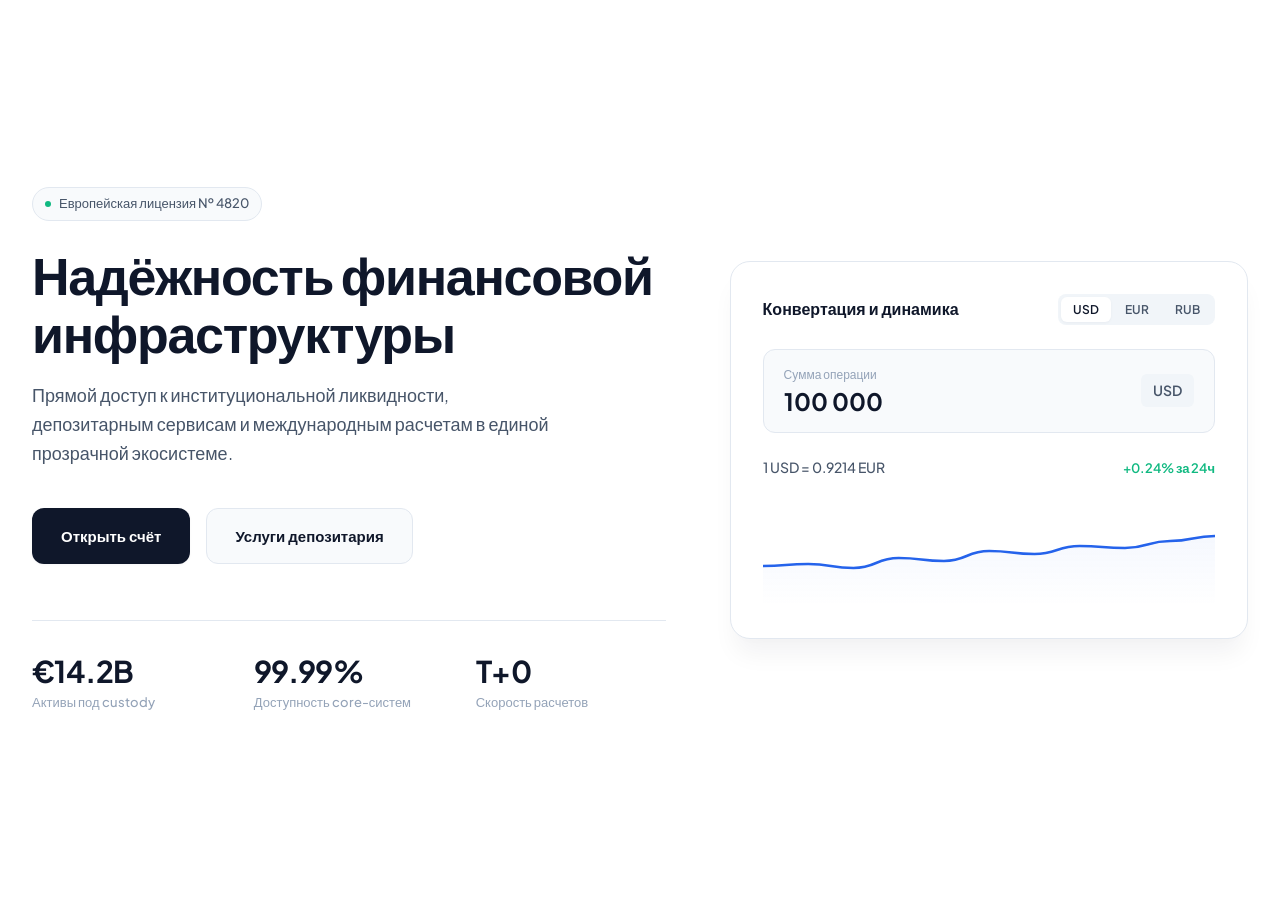
<file: second.html>
<!DOCTYPE html>
<html lang="ru">
<head>
  <meta charset="UTF-8">
  <meta name="viewport" content="width=device-width, initial-scale=1.0">
  <title>Финансовая Инфраструктура — Light Banking Hero</title>
  <link rel="preconnect" href="https://fonts.googleapis.com">
  <link rel="preconnect" href="https://fonts.gstatic.com" crossorigin>
  <link href="https://fonts.googleapis.com/css2?family=Plus+Jakarta+Sans:wght@400;500;600;700&display=swap" rel="stylesheet">
  
  <style>
    /* ==========================================================================
       1. SYSTEM VARIABLES & BASE RESET
       ========================================================================== */
    :root {
      --bg-canvas: #FFFFFF;
      --bg-surface: #F8FAFC;
      --bg-surface-elevated: #FFFFFF;
      --bg-control: #F1F5F9;
      --bg-control-hover: #E2E8F0;

      --text-primary: #0F172A;
      --text-secondary: #475569;
      --text-muted: #94A3B8;

      --accent-primary: #0F172A;
      --accent-primary-hover: #1E293B;
      --accent-blue: #2563EB;
      --accent-green: #10B981;

      --border-subtle: #E2E8F0;
      --border-focus: #CBD5E1;

      --radius-sm: 8px;
      --radius-md: 12px;
      --radius-lg: 20px;

      --shadow-sm: 0 1px 3px rgba(15, 23, 42, 0.04);
      --shadow-card: 0 20px 25px -5px rgba(15, 23, 42, 0.05), 0 8px 10px -6px rgba(15, 23, 42, 0.01);
      
      --font-main: 'Plus Jakarta Sans', -apple-system, BlinkMacSystemFont, sans-serif;
      --transition-smooth: all 0.25s cubic-bezier(0.16, 1, 0.3, 1);
    }

    *, *::before, *::after {
      box-sizing: border-box;
      margin: 0;
      padding: 0;
    }

    body {
      font-family: var(--font-main);
      background-color: var(--bg-canvas);
      color: var(--text-primary);
      min-height: 100vh;
      display: flex;
      flex-direction: column;
      justify-content: center;
      -webkit-font-smoothing: antialiased;
      -moz-osx-font-smoothing: grayscale;
      line-height: 1.5;
    }

    /* ==========================================================================
       2. HERO CONTAINER & GRID
       ========================================================================== */
    .hero-container {
      max-width: 1280px;
      margin: 0 auto;
      padding: 64px 32px;
      width: 100%;
    }

    .hero-grid {
      display: grid;
      grid-template-columns: 1.1fr 0.9fr;
      gap: 64px;
      align-items: center;
    }

    /* ==========================================================================
       3. LEFT COLUMN: TYPOGRAPHY & ACTIONS
       ========================================================================== */
    .hero-content {
      display: flex;
      flex-direction: column;
    }

    .badge {
      display: inline-flex;
      align-items: center;
      gap: 8px;
      padding: 6px 12px;
      background: var(--bg-surface);
      border: 1px solid var(--border-subtle);
      border-radius: 100px;
      font-size: 13px;
      font-weight: 500;
      color: var(--text-secondary);
      width: fit-content;
      margin-bottom: 24px;
    }

    .badge-dot {
      width: 6px;
      height: 6px;
      background-color: var(--accent-green);
      border-radius: 50%;
    }

    .hero-headline {
      font-size: 52px;
      font-weight: 700;
      letter-spacing: -0.025em;
      line-height: 1.12;
      color: var(--text-primary);
      margin-bottom: 20px;
    }

    .hero-subtitle {
      font-size: 18px;
      line-height: 1.6;
      color: var(--text-secondary);
      max-width: 520px;
      margin-bottom: 40px;
    }

    .cta-group {
      display: flex;
      gap: 16px;
      align-items: center;
      margin-bottom: 56px;
    }

    .btn {
      display: inline-flex;
      align-items: center;
      justify-content: center;
      padding: 16px 28px;
      font-family: inherit;
      font-size: 15px;
      font-weight: 600;
      border-radius: var(--radius-md);
      cursor: pointer;
      transition: var(--transition-smooth);
      text-decoration: none;
      border: 1px solid transparent;
      outline: none;
    }

    .btn-primary {
      background-color: var(--accent-primary);
      color: #FFFFFF;
      box-shadow: var(--shadow-sm);
    }

    .btn-primary:hover {
      background-color: var(--accent-primary-hover);
      transform: translateY(-2px);
      box-shadow: 0 10px 15px -3px rgba(15, 23, 42, 0.12);
    }

    .btn-secondary {
      background-color: var(--bg-surface);
      color: var(--text-primary);
      border-color: var(--border-subtle);
    }

    .btn-secondary:hover {
      background-color: var(--bg-control);
      border-color: var(--border-focus);
      transform: translateY(-2px);
    }

    /* Stats Row */
    .stats-row {
      display: grid;
      grid-template-columns: repeat(3, 1fr);
      gap: 32px;
      padding-top: 32px;
      border-top: 1px solid var(--border-subtle);
    }

    .stat-item {
      display: flex;
      flex-direction: column;
    }

    .stat-value {
      font-size: 30px;
      font-weight: 700;
      color: var(--text-primary);
      letter-spacing: -0.02em;
      line-height: 1.2;
      margin-bottom: 4px;
    }

    .stat-label {
      font-size: 13px;
      color: var(--text-muted);
      font-weight: 500;
    }

    /* ==========================================================================
       4. RIGHT COLUMN: MINIMAL WIDGET & CHART
       ========================================================================== */
    .widget-card {
      background: var(--bg-surface-elevated);
      border: 1px solid var(--border-subtle);
      border-radius: var(--radius-lg);
      padding: 32px;
      box-shadow: var(--shadow-card);
      display: flex;
      flex-direction: column;
      gap: 24px;
    }

    .widget-header {
      display: flex;
      justify-content: space-between;
      align-items: center;
    }

    .widget-title {
      font-size: 16px;
      font-weight: 600;
      color: var(--text-primary);
    }

    .currency-selector {
      display: flex;
      background-color: var(--bg-control);
      padding: 3px;
      border-radius: var(--radius-sm);
      gap: 2px;
    }

    .currency-btn {
      border: none;
      background: transparent;
      padding: 5px 12px;
      font-family: inherit;
      font-size: 12px;
      font-weight: 600;
      color: var(--text-secondary);
      border-radius: 6px;
      cursor: pointer;
      transition: var(--transition-smooth);
    }

    .currency-btn.active {
      background: #FFFFFF;
      color: var(--text-primary);
      box-shadow: var(--shadow-sm);
    }

    /* Calculator Input Area */
    .calc-box {
      background-color: var(--bg-surface);
      border: 1px solid var(--border-subtle);
      border-radius: var(--radius-md);
      padding: 16px 20px;
      display: flex;
      justify-content: space-between;
      align-items: center;
      transition: var(--transition-smooth);
    }

    .calc-box:focus-within {
      border-color: var(--border-focus);
      background-color: #FFFFFF;
    }

    .calc-info {
      display: flex;
      flex-direction: column;
    }

    .calc-label {
      font-size: 12px;
      color: var(--text-muted);
      font-weight: 500;
      margin-bottom: 2px;
    }

    .calc-input {
      border: none;
      background: transparent;
      font-family: inherit;
      font-size: 24px;
      font-weight: 700;
      color: var(--text-primary);
      outline: none;
      width: 100%;
    }

    .calc-tag {
      font-size: 14px;
      font-weight: 600;
      color: var(--text-secondary);
      background: var(--bg-control);
      padding: 6px 12px;
      border-radius: 6px;
    }

    /* Chart Area */
    .chart-container {
      display: flex;
      flex-direction: column;
      gap: 8px;
    }

    .chart-meta {
      display: flex;
      justify-content: space-between;
      align-items: baseline;
    }

    .rate-display {
      font-size: 14px;
      color: var(--text-secondary);
      font-weight: 500;
    }

    .rate-change {
      font-size: 13px;
      color: var(--accent-green);
      font-weight: 600;
    }

    .chart-canvas-wrapper {
      position: relative;
      width: 100%;
      height: 120px;
    }

    canvas {
      width: 100%;
      height: 100%;
      display: block;
    }

    /* ==========================================================================
       5. RESPONSIVE BREAKPOINTS
       ========================================================================== */
    @media (max-width: 1024px) {
      .hero-grid {
        grid-template-columns: 1fr;
        gap: 48px;
      }
      .hero-headline {
        font-size: 40px;
      }
    }

    @media (max-width: 640px) {
      .hero-container {
        padding: 32px 20px;
      }
      .hero-headline {
        font-size: 32px;
      }
      .cta-group {
        flex-direction: column;
        align-items: stretch;
      }
      .stats-row {
        grid-template-columns: 1fr;
        gap: 20px;
      }
    }
  </style>
</head>
<body>

  <main class="hero-container">
    <div class="hero-grid">
      
      <!-- Left Column: Primary Pitch -->
      <section class="hero-content">
        <div class="badge">
          <span class="badge-dot"></span>
          Европейская лицензия № 4820
        </div>

        <h1 class="hero-headline">
          Надёжность финансовой инфраструктуры
        </h1>

        <p class="hero-subtitle">
          Прямой доступ к институциональной ликвидности, депозитарным сервисам и международным расчетам в единой прозрачной экосистеме.
        </p>

        <div class="cta-group">
          <a href="#open-account" class="btn btn-primary">Открыть счёт</a>
          <a href="#custody" class="btn btn-secondary">Услуги депозитария</a>
        </div>

        <div class="stats-row">
          <div class="stat-item">
            <span class="stat-value">€14.2B</span>
            <span class="stat-label">Активы под custody</span>
          </div>
          <div class="stat-item">
            <span class="stat-value">99.99%</span>
            <span class="stat-label">Доступность core-систем</span>
          </div>
          <div class="stat-item">
            <span class="stat-value">T+0</span>
            <span class="stat-label">Скорость расчетов</span>
          </div>
        </div>
      </section>

      <!-- Right Column: Minimal Visual Interactive Widget -->
      <aside class="widget-card" aria-label="Калькулятор валют и динамика курса">
        <div class="widget-header">
          <span class="widget-title">Конвертация и динамика</span>
          <div class="currency-selector" role="tablist">
            <button class="currency-btn active" data-currency="USD" onclick="setCurrency('USD')">USD</button>
            <button class="currency-btn" data-currency="EUR" onclick="setCurrency('EUR')">EUR</button>
            <button class="currency-btn" data-currency="RUB" onclick="setCurrency('RUB')">RUB</button>
          </div>
        </div>

        <div class="calc-box">
          <div class="calc-info">
            <label for="amount-input" class="calc-label">Сумма операции</label>
            <input type="text" id="amount-input" class="calc-input" value="100 000" oninput="handleInput(this)">
          </div>
          <span class="calc-tag" id="currency-tag">USD</span>
        </div>

        <div class="chart-container">
          <div class="chart-meta">
            <span class="rate-display" id="rate-text">1 USD = 0.9214 EUR</span>
            <span class="rate-change">+0.24% за 24ч</span>
          </div>
          <div class="chart-canvas-wrapper">
            <canvas id="lineChart"></canvas>
          </div>
        </div>
      </aside>

    </div>
  </main>

  <script>
    /* ==========================================================================
       LIGHTWEIGHT JS: CALCULATOR STATE & SMOOTH CANVAS DRAWING
       ========================================================================== */

    // Market Mock Data
    const marketData = {
      USD: { rateText: "1 USD = 0.9214 EUR", change: "+0.24%", points: [40, 42, 38, 48, 45, 55, 52, 60, 58, 65, 70] },
      EUR: { rateText: "1 EUR = 1.0852 USD", change: "-0.12%", points: [60, 58, 62, 54, 56, 50, 52, 45, 48, 42, 40] },
      RUB: { rateText: "1 RUB = 0.0108 USD", change: "+0.05%", points: [45, 46, 48, 47, 50, 52, 51, 55, 54, 58, 60] }
    };

    let currentCurrency = 'USD';

    // Format currency input with clear space delimiters
    function handleInput(input) {
      let rawValue = input.value.replace(/\D/g, '');
      if (rawValue) {
        input.value = Number(rawValue).toLocaleString('ru-RU');
      } else {
        input.value = '';
      }
    }

    // Switch Currency Tab UI and Chart Data
    function setCurrency(currency) {
      currentCurrency = currency;
      
      // Update Tab UI
      document.querySelectorAll('.currency-btn').forEach(btn => {
        btn.classList.toggle('active', btn.dataset.currency === currency);
      });

      // Update Label
      document.getElementById('currency-tag').textContent = currency;

      // Update Rates Display
      const data = marketData[currency];
      document.getElementById('rate-text').textContent = data.rateText;
      
      const changeEl = document.querySelector('.rate-change');
      changeEl.textContent = data.change;
      if(data.change.startsWith('-')) {
        changeEl.style.color = '#EF4444';
      } else {
        changeEl.style.color = '#10B981';
      }

      // Re-render smooth line
      drawChart(data.points);
    }

    // Smooth Canvas Line Render Engine
    function drawChart(points) {
      const canvas = document.getElementById('lineChart');
      const ctx = canvas.getContext('2d');
      
      // Handle High DPI displays naturally
      const dpr = window.devicePixelRatio || 1;
      const rect = canvas.getBoundingClientRect();
      
      canvas.width = rect.width * dpr;
      canvas.height = rect.height * dpr;
      ctx.scale(dpr, dpr);

      const width = rect.width;
      const height = rect.height;

      ctx.clearRect(0, 0, width, height);

      // Interpolate Smooth Bézier Curve
      const stepX = width / (points.length - 1);
      
      // Create Gradient Fill below line
      const gradient = ctx.createLinearGradient(0, 0, 0, height);
      gradient.addColorStop(0, 'rgba(37, 99, 235, 0.08)');
      gradient.addColorStop(1, 'rgba(37, 99, 235, 0.0)');

      ctx.beginPath();
      ctx.moveTo(0, height - points[0]);

      for (let i = 0; i < points.length - 1; i++) {
        const x1 = i * stepX;
        const y1 = height - points[i];
        const x2 = (i + 1) * stepX;
        const y2 = height - points[i + 1];
        
        const midX = (x1 + x2) / 2;
        ctx.bezierCurveTo(midX, y1, midX, y2, x2, y2);
      }

      // Stroke Line
      ctx.strokeStyle = '#2563EB';
      ctx.lineWidth = 2.5;
      ctx.stroke();

      // Fill Area
      ctx.lineTo(width, height);
      ctx.lineTo(0, height);
      ctx.closePath();
      ctx.fillStyle = gradient;
      ctx.fill();
    }

    // Initialize Chart on load & Window Resize
    window.addEventListener('DOMContentLoaded', () => {
      drawChart(marketData.USD.points);
    });

    let resizeTimer;
    window.addEventListener('resize', () => {
      clearTimeout(resizeTimer);
      resizeTimer = setTimeout(() => {
        drawChart(marketData[currentCurrency].points);
      }, 100);
    });
  </script>
</body>
</html>
</file>
<file: css/bvi.css>
/*!
 * Button visually impaired v1.0.8
 */




  html body .bvi-body[data-bvi-color='blackAndWhite'] {
    -webkit-filter: grayscale(100%);
    -moz-filter: grayscale(100%);
    -ms-filter: grayscale(100%);
    -o-filter: grayscale(100%);
    filter: grayscale(100%); }

  
  html body .bvi-body[data-bvi-color='blackAndWhiteInvert'],
  html body .bvi-body[data-bvi-color='blackAndWhiteInvert'] img,
  html body .bvi-body[data-bvi-color='blackAndWhiteInvert'] embed,
  html body .bvi-body[data-bvi-color='blackAndWhiteInvert'] video
   {
    -webkit-filter: grayscale(100%) invert(100%);
    -moz-filter: grayscale(100%) invert(100%);
    -ms-filter: grayscale(100%) invert(100%);
    -o-filter: grayscale(100%) invert(100%);
    filter: grayscale(100%) invert(100%); }
  



  html body .bvi-body[data-bvi-size='40'] *:not([class*="icon-"]) {
    font-size: 40px; }
    html body .bvi-body[data-bvi-size='40'] * h1,
    html body .bvi-body[data-bvi-size='40'] * h1 * {
      font-size: 47px; }
    html body .bvi-body[data-bvi-size='40'] * h2,
    html body .bvi-body[data-bvi-size='40'] * h2 * {
      font-size: 46px; }
    html body .bvi-body[data-bvi-size='40'] * h3,
    html body .bvi-body[data-bvi-size='40'] * h3 * {
      font-size: 45px; }
    html body .bvi-body[data-bvi-size='40'] * h4,
    html body .bvi-body[data-bvi-size='40'] * h4 * {
      font-size: 44px; }
    html body .bvi-body[data-bvi-size='40'] * h5,
    html body .bvi-body[data-bvi-size='40'] * h5 * {
      font-size: 43px; }
    html body .bvi-body[data-bvi-size='40'] * h6,
    html body .bvi-body[data-bvi-size='40'] * h6 * {
      font-size: 42px; }
  html body .bvi-body[data-bvi-size='39'] *:not([class*="icon-"]) {
    font-size: 39px; }
    html body .bvi-body[data-bvi-size='39'] * h1,
    html body .bvi-body[data-bvi-size='39'] * h1 * {
      font-size: 46px; }
    html body .bvi-body[data-bvi-size='39'] * h2,
    html body .bvi-body[data-bvi-size='39'] * h2 * {
      font-size: 45px; }
    html body .bvi-body[data-bvi-size='39'] * h3,
    html body .bvi-body[data-bvi-size='39'] * h3 * {
      font-size: 44px; }
    html body .bvi-body[data-bvi-size='39'] * h4,
    html body .bvi-body[data-bvi-size='39'] * h4 * {
      font-size: 43px; }
    html body .bvi-body[data-bvi-size='39'] * h5,
    html body .bvi-body[data-bvi-size='39'] * h5 * {
      font-size: 42px; }
    html body .bvi-body[data-bvi-size='39'] * h6,
    html body .bvi-body[data-bvi-size='39'] * h6 * {
      font-size: 41px; }
  html body .bvi-body[data-bvi-size='38'] *:not([class*="icon-"]) {
    font-size: 38px; }
    html body .bvi-body[data-bvi-size='38'] * h1,
    html body .bvi-body[data-bvi-size='38'] * h1 * {
      font-size: 45px; }
    html body .bvi-body[data-bvi-size='38'] * h2,
    html body .bvi-body[data-bvi-size='38'] * h2 * {
      font-size: 44px; }
    html body .bvi-body[data-bvi-size='38'] * h3,
    html body .bvi-body[data-bvi-size='38'] * h3 * {
      font-size: 43px; }
    html body .bvi-body[data-bvi-size='38'] * h4,
    html body .bvi-body[data-bvi-size='38'] * h4 * {
      font-size: 42px; }
    html body .bvi-body[data-bvi-size='38'] * h5,
    html body .bvi-body[data-bvi-size='38'] * h5 * {
      font-size: 41px; }
    html body .bvi-body[data-bvi-size='38'] * h6,
    html body .bvi-body[data-bvi-size='38'] * h6 * {
      font-size: 40px; }
  html body .bvi-body[data-bvi-size='37'] *:not([class*="icon-"]) {
    font-size: 37px; }
    html body .bvi-body[data-bvi-size='37'] * h1,
    html body .bvi-body[data-bvi-size='37'] * h1 * {
      font-size: 44px; }
    html body .bvi-body[data-bvi-size='37'] * h2,
    html body .bvi-body[data-bvi-size='37'] * h2 * {
      font-size: 43px; }
    html body .bvi-body[data-bvi-size='37'] * h3,
    html body .bvi-body[data-bvi-size='37'] * h3 * {
      font-size: 42px; }
    html body .bvi-body[data-bvi-size='37'] * h4,
    html body .bvi-body[data-bvi-size='37'] * h4 * {
      font-size: 41px; }
    html body .bvi-body[data-bvi-size='37'] * h5,
    html body .bvi-body[data-bvi-size='37'] * h5 * {
      font-size: 40px; }
    html body .bvi-body[data-bvi-size='37'] * h6,
    html body .bvi-body[data-bvi-size='37'] * h6 * {
      font-size: 39px; }
  html body .bvi-body[data-bvi-size='36'] *:not([class*="icon-"]) {
    font-size: 36px; }
    html body .bvi-body[data-bvi-size='36'] * h1,
    html body .bvi-body[data-bvi-size='36'] * h1 * {
      font-size: 43px; }
    html body .bvi-body[data-bvi-size='36'] * h2,
    html body .bvi-body[data-bvi-size='36'] * h2 * {
      font-size: 42px; }
    html body .bvi-body[data-bvi-size='36'] * h3,
    html body .bvi-body[data-bvi-size='36'] * h3 * {
      font-size: 41px; }
    html body .bvi-body[data-bvi-size='36'] * h4,
    html body .bvi-body[data-bvi-size='36'] * h4 * {
      font-size: 40px; }
    html body .bvi-body[data-bvi-size='36'] * h5,
    html body .bvi-body[data-bvi-size='36'] * h5 * {
      font-size: 39px; }
    html body .bvi-body[data-bvi-size='36'] * h6,
    html body .bvi-body[data-bvi-size='36'] * h6 * {
      font-size: 38px; }
  html body .bvi-body[data-bvi-size='35'] *:not([class*="icon-"]) {
    font-size: 35px; }
    html body .bvi-body[data-bvi-size='35'] * h1,
    html body .bvi-body[data-bvi-size='35'] * h1 * {
      font-size: 42px; }
    html body .bvi-body[data-bvi-size='35'] * h2,
    html body .bvi-body[data-bvi-size='35'] * h2 * {
      font-size: 41px; }
    html body .bvi-body[data-bvi-size='35'] * h3,
    html body .bvi-body[data-bvi-size='35'] * h3 * {
      font-size: 40px; }
    html body .bvi-body[data-bvi-size='35'] * h4,
    html body .bvi-body[data-bvi-size='35'] * h4 * {
      font-size: 39px; }
    html body .bvi-body[data-bvi-size='35'] * h5,
    html body .bvi-body[data-bvi-size='35'] * h5 * {
      font-size: 38px; }
    html body .bvi-body[data-bvi-size='35'] * h6,
    html body .bvi-body[data-bvi-size='35'] * h6 * {
      font-size: 37px; }
  html body .bvi-body[data-bvi-size='34'] *:not([class*="icon-"]) {
    font-size: 34px; }
    html body .bvi-body[data-bvi-size='34'] * h1,
    html body .bvi-body[data-bvi-size='34'] * h1 * {
      font-size: 41px; }
    html body .bvi-body[data-bvi-size='34'] * h2,
    html body .bvi-body[data-bvi-size='34'] * h2 * {
      font-size: 40px; }
    html body .bvi-body[data-bvi-size='34'] * h3,
    html body .bvi-body[data-bvi-size='34'] * h3 * {
      font-size: 39px; }
    html body .bvi-body[data-bvi-size='34'] * h4,
    html body .bvi-body[data-bvi-size='34'] * h4 * {
      font-size: 38px; }
    html body .bvi-body[data-bvi-size='34'] * h5,
    html body .bvi-body[data-bvi-size='34'] * h5 * {
      font-size: 37px; }
    html body .bvi-body[data-bvi-size='34'] * h6,
    html body .bvi-body[data-bvi-size='34'] * h6 * {
      font-size: 36px; }
  html body .bvi-body[data-bvi-size='33'] *:not([class*="icon-"]) {
    font-size: 33px; }
    html body .bvi-body[data-bvi-size='33'] * h1,
    html body .bvi-body[data-bvi-size='33'] * h1 * {
      font-size: 40px; }
    html body .bvi-body[data-bvi-size='33'] * h2,
    html body .bvi-body[data-bvi-size='33'] * h2 * {
      font-size: 39px; }
    html body .bvi-body[data-bvi-size='33'] * h3,
    html body .bvi-body[data-bvi-size='33'] * h3 * {
      font-size: 38px; }
    html body .bvi-body[data-bvi-size='33'] * h4,
    html body .bvi-body[data-bvi-size='33'] * h4 * {
      font-size: 37px; }
    html body .bvi-body[data-bvi-size='33'] * h5,
    html body .bvi-body[data-bvi-size='33'] * h5 * {
      font-size: 36px; }
    html body .bvi-body[data-bvi-size='33'] * h6,
    html body .bvi-body[data-bvi-size='33'] * h6 * {
      font-size: 35px; }
  html body .bvi-body[data-bvi-size='32'] *:not([class*="icon-"]) {
    font-size: 32px; }
    html body .bvi-body[data-bvi-size='32'] * h1,
    html body .bvi-body[data-bvi-size='32'] * h1 * {
      font-size: 39px; }
    html body .bvi-body[data-bvi-size='32'] * h2,
    html body .bvi-body[data-bvi-size='32'] * h2 * {
      font-size: 38px; }
    html body .bvi-body[data-bvi-size='32'] * h3,
    html body .bvi-body[data-bvi-size='32'] * h3 * {
      font-size: 37px; }
    html body .bvi-body[data-bvi-size='32'] * h4,
    html body .bvi-body[data-bvi-size='32'] * h4 * {
      font-size: 36px; }
    html body .bvi-body[data-bvi-size='32'] * h5,
    html body .bvi-body[data-bvi-size='32'] * h5 * {
      font-size: 35px; }
    html body .bvi-body[data-bvi-size='32'] * h6,
    html body .bvi-body[data-bvi-size='32'] * h6 * {
      font-size: 34px; }
  html body .bvi-body[data-bvi-size='31'] *:not([class*="icon-"]) {
    font-size: 31px; }
    html body .bvi-body[data-bvi-size='31'] * h1,
    html body .bvi-body[data-bvi-size='31'] * h1 * {
      font-size: 38px; }
    html body .bvi-body[data-bvi-size='31'] * h2,
    html body .bvi-body[data-bvi-size='31'] * h2 * {
      font-size: 37px; }
    html body .bvi-body[data-bvi-size='31'] * h3,
    html body .bvi-body[data-bvi-size='31'] * h3 * {
      font-size: 36px; }
    html body .bvi-body[data-bvi-size='31'] * h4,
    html body .bvi-body[data-bvi-size='31'] * h4 * {
      font-size: 35px; }
    html body .bvi-body[data-bvi-size='31'] * h5,
    html body .bvi-body[data-bvi-size='31'] * h5 * {
      font-size: 34px; }
    html body .bvi-body[data-bvi-size='31'] * h6,
    html body .bvi-body[data-bvi-size='31'] * h6 * {
      font-size: 33px; }
  html body .bvi-body[data-bvi-size='30'] *:not([class*="icon-"]) {
    font-size: 30px; }
    html body .bvi-body[data-bvi-size='30'] * h1,
    html body .bvi-body[data-bvi-size='30'] * h1 * {
      font-size: 37px; }
    html body .bvi-body[data-bvi-size='30'] * h2,
    html body .bvi-body[data-bvi-size='30'] * h2 * {
      font-size: 36px; }
    html body .bvi-body[data-bvi-size='30'] * h3,
    html body .bvi-body[data-bvi-size='30'] * h3 * {
      font-size: 35px; }
    html body .bvi-body[data-bvi-size='30'] * h4,
    html body .bvi-body[data-bvi-size='30'] * h4 * {
      font-size: 34px; }
    html body .bvi-body[data-bvi-size='30'] * h5,
    html body .bvi-body[data-bvi-size='30'] * h5 * {
      font-size: 33px; }
    html body .bvi-body[data-bvi-size='30'] * h6,
    html body .bvi-body[data-bvi-size='30'] * h6 * {
      font-size: 32px; }
  html body .bvi-body[data-bvi-size='29'] *:not([class*="icon-"]) {
    font-size: 29px; }
    html body .bvi-body[data-bvi-size='29'] * h1,
    html body .bvi-body[data-bvi-size='29'] * h1 * {
      font-size: 36px; }
    html body .bvi-body[data-bvi-size='29'] * h2,
    html body .bvi-body[data-bvi-size='29'] * h2 * {
      font-size: 35px; }
    html body .bvi-body[data-bvi-size='29'] * h3,
    html body .bvi-body[data-bvi-size='29'] * h3 * {
      font-size: 34px; }
    html body .bvi-body[data-bvi-size='29'] * h4,
    html body .bvi-body[data-bvi-size='29'] * h4 * {
      font-size: 33px; }
    html body .bvi-body[data-bvi-size='29'] * h5,
    html body .bvi-body[data-bvi-size='29'] * h5 * {
      font-size: 32px; }
    html body .bvi-body[data-bvi-size='29'] * h6,
    html body .bvi-body[data-bvi-size='29'] * h6 * {
      font-size: 31px; }
  html body .bvi-body[data-bvi-size='28'] *:not([class*="icon-"]) {
    font-size: 28px; }
    html body .bvi-body[data-bvi-size='28'] * h1,
    html body .bvi-body[data-bvi-size='28'] * h1 * {
      font-size: 35px; }
    html body .bvi-body[data-bvi-size='28'] * h2,
    html body .bvi-body[data-bvi-size='28'] * h2 * {
      font-size: 34px; }
    html body .bvi-body[data-bvi-size='28'] * h3,
    html body .bvi-body[data-bvi-size='28'] * h3 * {
      font-size: 33px; }
    html body .bvi-body[data-bvi-size='28'] * h4,
    html body .bvi-body[data-bvi-size='28'] * h4 * {
      font-size: 32px; }
    html body .bvi-body[data-bvi-size='28'] * h5,
    html body .bvi-body[data-bvi-size='28'] * h5 * {
      font-size: 31px; }
    html body .bvi-body[data-bvi-size='28'] * h6,
    html body .bvi-body[data-bvi-size='28'] * h6 * {
      font-size: 30px; }
  html body .bvi-body[data-bvi-size='27'] *:not([class*="icon-"]) {
    font-size: 27px; }
    html body .bvi-body[data-bvi-size='27'] * h1,
    html body .bvi-body[data-bvi-size='27'] * h1 * {
      font-size: 34px; }
    html body .bvi-body[data-bvi-size='27'] * h2,
    html body .bvi-body[data-bvi-size='27'] * h2 * {
      font-size: 33px; }
    html body .bvi-body[data-bvi-size='27'] * h3,
    html body .bvi-body[data-bvi-size='27'] * h3 * {
      font-size: 32px; }
    html body .bvi-body[data-bvi-size='27'] * h4,
    html body .bvi-body[data-bvi-size='27'] * h4 * {
      font-size: 31px; }
    html body .bvi-body[data-bvi-size='27'] * h5,
    html body .bvi-body[data-bvi-size='27'] * h5 * {
      font-size: 30px; }
    html body .bvi-body[data-bvi-size='27'] * h6,
    html body .bvi-body[data-bvi-size='27'] * h6 * {
      font-size: 29px; }
  html body .bvi-body[data-bvi-size='26'] *:not([class*="icon-"]) {
    font-size: 26px; }
    html body .bvi-body[data-bvi-size='26'] * h1,
    html body .bvi-body[data-bvi-size='26'] * h1 * {
      font-size: 33px; }
    html body .bvi-body[data-bvi-size='26'] * h2,
    html body .bvi-body[data-bvi-size='26'] * h2 * {
      font-size: 32px; }
    html body .bvi-body[data-bvi-size='26'] * h3,
    html body .bvi-body[data-bvi-size='26'] * h3 * {
      font-size: 31px; }
    html body .bvi-body[data-bvi-size='26'] * h4,
    html body .bvi-body[data-bvi-size='26'] * h4 * {
      font-size: 30px; }
    html body .bvi-body[data-bvi-size='26'] * h5,
    html body .bvi-body[data-bvi-size='26'] * h5 * {
      font-size: 29px; }
    html body .bvi-body[data-bvi-size='26'] * h6,
    html body .bvi-body[data-bvi-size='26'] * h6 * {
      font-size: 28px; }
  html body .bvi-body[data-bvi-size='25'] *:not([class*="icon-"]) {
    font-size: 25px; }
    html body .bvi-body[data-bvi-size='25'] * h1,
    html body .bvi-body[data-bvi-size='25'] * h1 * {
      font-size: 32px; }
    html body .bvi-body[data-bvi-size='25'] * h2,
    html body .bvi-body[data-bvi-size='25'] * h2 * {
      font-size: 31px; }
    html body .bvi-body[data-bvi-size='25'] * h3,
    html body .bvi-body[data-bvi-size='25'] * h3 * {
      font-size: 30px; }
    html body .bvi-body[data-bvi-size='25'] * h4,
    html body .bvi-body[data-bvi-size='25'] * h4 * {
      font-size: 29px; }
    html body .bvi-body[data-bvi-size='25'] * h5,
    html body .bvi-body[data-bvi-size='25'] * h5 * {
      font-size: 28px; }
    html body .bvi-body[data-bvi-size='25'] * h6,
    html body .bvi-body[data-bvi-size='25'] * h6 * {
      font-size: 27px; }
  html body .bvi-body[data-bvi-size='24'] *:not([class*="icon-"]) {
    font-size: 24px; }
    html body .bvi-body[data-bvi-size='24'] * h1,
    html body .bvi-body[data-bvi-size='24'] * h1 * {
      font-size: 31px; }
    html body .bvi-body[data-bvi-size='24'] * h2,
    html body .bvi-body[data-bvi-size='24'] * h2 * {
      font-size: 30px; }
    html body .bvi-body[data-bvi-size='24'] * h3,
    html body .bvi-body[data-bvi-size='24'] * h3 * {
      font-size: 29px; }
    html body .bvi-body[data-bvi-size='24'] * h4,
    html body .bvi-body[data-bvi-size='24'] * h4 * {
      font-size: 28px; }
    html body .bvi-body[data-bvi-size='24'] * h5,
    html body .bvi-body[data-bvi-size='24'] * h5 * {
      font-size: 27px; }
    html body .bvi-body[data-bvi-size='24'] * h6,
    html body .bvi-body[data-bvi-size='24'] * h6 * {
      font-size: 26px; }
  html body .bvi-body[data-bvi-size='23'] *:not([class*="icon-"]) {
    font-size: 23px; }
    html body .bvi-body[data-bvi-size='23'] * h1,
    html body .bvi-body[data-bvi-size='23'] * h1 * {
      font-size: 30px; }
    html body .bvi-body[data-bvi-size='23'] * h2,
    html body .bvi-body[data-bvi-size='23'] * h2 * {
      font-size: 29px; }
    html body .bvi-body[data-bvi-size='23'] * h3,
    html body .bvi-body[data-bvi-size='23'] * h3 * {
      font-size: 28px; }
    html body .bvi-body[data-bvi-size='23'] * h4,
    html body .bvi-body[data-bvi-size='23'] * h4 * {
      font-size: 27px; }
    html body .bvi-body[data-bvi-size='23'] * h5,
    html body .bvi-body[data-bvi-size='23'] * h5 * {
      font-size: 26px; }
    html body .bvi-body[data-bvi-size='23'] * h6,
    html body .bvi-body[data-bvi-size='23'] * h6 * {
      font-size: 25px; }
  html body .bvi-body[data-bvi-size='22'] *:not([class*="icon-"]) {
    font-size: 22px; }
    html body .bvi-body[data-bvi-size='22'] * h1,
    html body .bvi-body[data-bvi-size='22'] * h1 * {
      font-size: 29px; }
    html body .bvi-body[data-bvi-size='22'] * h2,
    html body .bvi-body[data-bvi-size='22'] * h2 * {
      font-size: 28px; }
    html body .bvi-body[data-bvi-size='22'] * h3,
    html body .bvi-body[data-bvi-size='22'] * h3 * {
      font-size: 27px; }
    html body .bvi-body[data-bvi-size='22'] * h4,
    html body .bvi-body[data-bvi-size='22'] * h4 * {
      font-size: 26px; }
    html body .bvi-body[data-bvi-size='22'] * h5,
    html body .bvi-body[data-bvi-size='22'] * h5 * {
      font-size: 25px; }
    html body .bvi-body[data-bvi-size='22'] * h6,
    html body .bvi-body[data-bvi-size='22'] * h6 * {
      font-size: 24px; }
  html body .bvi-body[data-bvi-size='21'] *:not([class*="icon-"]) {
    font-size: 21px; }
    html body .bvi-body[data-bvi-size='21'] * h1,
    html body .bvi-body[data-bvi-size='21'] * h1 * {
      font-size: 28px; }
    html body .bvi-body[data-bvi-size='21'] * h2,
    html body .bvi-body[data-bvi-size='21'] * h2 * {
      font-size: 27px; }
    html body .bvi-body[data-bvi-size='21'] * h3,
    html body .bvi-body[data-bvi-size='21'] * h3 * {
      font-size: 26px; }
    html body .bvi-body[data-bvi-size='21'] * h4,
    html body .bvi-body[data-bvi-size='21'] * h4 * {
      font-size: 25px; }
    html body .bvi-body[data-bvi-size='21'] * h5,
    html body .bvi-body[data-bvi-size='21'] * h5 * {
      font-size: 24px; }
    html body .bvi-body[data-bvi-size='21'] * h6,
    html body .bvi-body[data-bvi-size='21'] * h6 * {
      font-size: 23px; }
  html body .bvi-body[data-bvi-size='20'] *:not([class*="icon-"]) {
    font-size: 20px; }
    html body .bvi-body[data-bvi-size='20'] * h1,
    html body .bvi-body[data-bvi-size='20'] * h1 * {
      font-size: 27px; }
    html body .bvi-body[data-bvi-size='20'] * h2,
    html body .bvi-body[data-bvi-size='20'] * h2 * {
      font-size: 26px; }
    html body .bvi-body[data-bvi-size='20'] * h3,
    html body .bvi-body[data-bvi-size='20'] * h3 * {
      font-size: 25px; }
    html body .bvi-body[data-bvi-size='20'] * h4,
    html body .bvi-body[data-bvi-size='20'] * h4 * {
      font-size: 24px; }
    html body .bvi-body[data-bvi-size='20'] * h5,
    html body .bvi-body[data-bvi-size='20'] * h5 * {
      font-size: 23px; }
    html body .bvi-body[data-bvi-size='20'] * h6,
    html body .bvi-body[data-bvi-size='20'] * h6 * {
      font-size: 22px; }
  html body .bvi-body[data-bvi-size='19'] *:not([class*="icon-"]) {
    font-size: 19px; }
    html body .bvi-body[data-bvi-size='19'] * h1,
    html body .bvi-body[data-bvi-size='19'] * h1 * {
      font-size: 26px; }
    html body .bvi-body[data-bvi-size='19'] * h2,
    html body .bvi-body[data-bvi-size='19'] * h2 * {
      font-size: 25px; }
    html body .bvi-body[data-bvi-size='19'] * h3,
    html body .bvi-body[data-bvi-size='19'] * h3 * {
      font-size: 24px; }
    html body .bvi-body[data-bvi-size='19'] * h4,
    html body .bvi-body[data-bvi-size='19'] * h4 * {
      font-size: 23px; }
    html body .bvi-body[data-bvi-size='19'] * h5,
    html body .bvi-body[data-bvi-size='19'] * h5 * {
      font-size: 22px; }
    html body .bvi-body[data-bvi-size='19'] * h6,
    html body .bvi-body[data-bvi-size='19'] * h6 * {
      font-size: 21px; }
  html body .bvi-body[data-bvi-size='18'] *:not([class*="icon-"]) {
    font-size: 18px; }
    html body .bvi-body[data-bvi-size='18'] * h1,
    html body .bvi-body[data-bvi-size='18'] * h1 * {
      font-size: 25px; }
    html body .bvi-body[data-bvi-size='18'] * h2,
    html body .bvi-body[data-bvi-size='18'] * h2 * {
      font-size: 24px; }
    html body .bvi-body[data-bvi-size='18'] * h3,
    html body .bvi-body[data-bvi-size='18'] * h3 * {
      font-size: 23px; }
    html body .bvi-body[data-bvi-size='18'] * h4,
    html body .bvi-body[data-bvi-size='18'] * h4 * {
      font-size: 22px; }
    html body .bvi-body[data-bvi-size='18'] * h5,
    html body .bvi-body[data-bvi-size='18'] * h5 * {
      font-size: 21px; }
    html body .bvi-body[data-bvi-size='18'] * h6,
    html body .bvi-body[data-bvi-size='18'] * h6 * {
      font-size: 20px; }
  html body .bvi-body[data-bvi-size='17'] *:not([class*="icon-"]) {
    font-size: 17px; }
    html body .bvi-body[data-bvi-size='17'] * h1,
    html body .bvi-body[data-bvi-size='17'] * h1 * {
      font-size: 24px; }
    html body .bvi-body[data-bvi-size='17'] * h2,
    html body .bvi-body[data-bvi-size='17'] * h2 * {
      font-size: 23px; }
    html body .bvi-body[data-bvi-size='17'] * h3,
    html body .bvi-body[data-bvi-size='17'] * h3 * {
      font-size: 22px; }
    html body .bvi-body[data-bvi-size='17'] * h4,
    html body .bvi-body[data-bvi-size='17'] * h4 * {
      font-size: 21px; }
    html body .bvi-body[data-bvi-size='17'] * h5,
    html body .bvi-body[data-bvi-size='17'] * h5 * {
      font-size: 20px; }
    html body .bvi-body[data-bvi-size='17'] * h6,
    html body .bvi-body[data-bvi-size='17'] * h6 * {
      font-size: 19px; }
  html body .bvi-body[data-bvi-size='16'] *:not([class*="icon-"]) {
    font-size: 16px; }
    html body .bvi-body[data-bvi-size='16'] * h1,
    html body .bvi-body[data-bvi-size='16'] * h1 * {
      font-size: 23px; }
    html body .bvi-body[data-bvi-size='16'] * h2,
    html body .bvi-body[data-bvi-size='16'] * h2 * {
      font-size: 22px; }
    html body .bvi-body[data-bvi-size='16'] * h3,
    html body .bvi-body[data-bvi-size='16'] * h3 * {
      font-size: 21px; }
    html body .bvi-body[data-bvi-size='16'] * h4,
    html body .bvi-body[data-bvi-size='16'] * h4 * {
      font-size: 20px; }
    html body .bvi-body[data-bvi-size='16'] * h5,
    html body .bvi-body[data-bvi-size='16'] * h5 * {
      font-size: 19px; }
    html body .bvi-body[data-bvi-size='16'] * h6,
    html body .bvi-body[data-bvi-size='16'] * h6 * {
      font-size: 18px; }
  html body .bvi-body[data-bvi-size='15'] *:not([class*="icon-"]) {
    font-size: 15px; }
    html body .bvi-body[data-bvi-size='15'] * h1,
    html body .bvi-body[data-bvi-size='15'] * h1 * {
      font-size: 22px; }
    html body .bvi-body[data-bvi-size='15'] * h2,
    html body .bvi-body[data-bvi-size='15'] * h2 * {
      font-size: 21px; }
    html body .bvi-body[data-bvi-size='15'] * h3,
    html body .bvi-body[data-bvi-size='15'] * h3 * {
      font-size: 20px; }
    html body .bvi-body[data-bvi-size='15'] * h4,
    html body .bvi-body[data-bvi-size='15'] * h4 * {
      font-size: 19px; }
    html body .bvi-body[data-bvi-size='15'] * h5,
    html body .bvi-body[data-bvi-size='15'] * h5 * {
      font-size: 18px; }
    html body .bvi-body[data-bvi-size='15'] * h6,
    html body .bvi-body[data-bvi-size='15'] * h6 * {
      font-size: 17px; }
  html body .bvi-body[data-bvi-size='14'] *:not([class*="icon-"]) {
    font-size: 14px; }
    html body .bvi-body[data-bvi-size='14'] * h1,
    html body .bvi-body[data-bvi-size='14'] * h1 * {
      font-size: 21px; }
    html body .bvi-body[data-bvi-size='14'] * h2,
    html body .bvi-body[data-bvi-size='14'] * h2 * {
      font-size: 20px; }
    html body .bvi-body[data-bvi-size='14'] * h3,
    html body .bvi-body[data-bvi-size='14'] * h3 * {
      font-size: 19px; }
    html body .bvi-body[data-bvi-size='14'] * h4,
    html body .bvi-body[data-bvi-size='14'] * h4 * {
      font-size: 18px; }
    html body .bvi-body[data-bvi-size='14'] * h5,
    html body .bvi-body[data-bvi-size='14'] * h5 * {
      font-size: 17px; }
    html body .bvi-body[data-bvi-size='14'] * h6,
    html body .bvi-body[data-bvi-size='14'] * h6 * {
      font-size: 16px; }
  html body .bvi-body[data-bvi-size='13'] *:not([class*="icon-"]) {
    font-size: 13px; }
    html body .bvi-body[data-bvi-size='13'] * h1,
    html body .bvi-body[data-bvi-size='13'] * h1 * {
      font-size: 20px; }
    html body .bvi-body[data-bvi-size='13'] * h2,
    html body .bvi-body[data-bvi-size='13'] * h2 * {
      font-size: 19px; }
    html body .bvi-body[data-bvi-size='13'] * h3,
    html body .bvi-body[data-bvi-size='13'] * h3 * {
      font-size: 18px; }
    html body .bvi-body[data-bvi-size='13'] * h4,
    html body .bvi-body[data-bvi-size='13'] * h4 * {
      font-size: 17px; }
    html body .bvi-body[data-bvi-size='13'] * h5,
    html body .bvi-body[data-bvi-size='13'] * h5 * {
      font-size: 16px; }
    html body .bvi-body[data-bvi-size='13'] * h6,
    html body .bvi-body[data-bvi-size='13'] * h6 * {
      font-size: 15px; }
  html body .bvi-body[data-bvi-size='12'] *:not([class*="icon-"]) {
    font-size: 12px; }
    html body .bvi-body[data-bvi-size='12'] * h1,
    html body .bvi-body[data-bvi-size='12'] * h1 * {
      font-size: 19px; }
    html body .bvi-body[data-bvi-size='12'] * h2,
    html body .bvi-body[data-bvi-size='12'] * h2 * {
      font-size: 18px; }
    html body .bvi-body[data-bvi-size='12'] * h3,
    html body .bvi-body[data-bvi-size='12'] * h3 * {
      font-size: 17px; }
    html body .bvi-body[data-bvi-size='12'] * h4,
    html body .bvi-body[data-bvi-size='12'] * h4 * {
      font-size: 16px; }
    html body .bvi-body[data-bvi-size='12'] * h5,
    html body .bvi-body[data-bvi-size='12'] * h5 * {
      font-size: 15px; }
    html body .bvi-body[data-bvi-size='12'] * h6,
    html body .bvi-body[data-bvi-size='12'] * h6 * {
      font-size: 14px; }
  html body .bvi-body[data-bvi-size='11'] *:not([class*="icon-"]) {
    font-size: 11px; }
    html body .bvi-body[data-bvi-size='11'] * h1,
    html body .bvi-body[data-bvi-size='11'] * h1 * {
      font-size: 18px; }
    html body .bvi-body[data-bvi-size='11'] * h2,
    html body .bvi-body[data-bvi-size='11'] * h2 * {
      font-size: 17px; }
    html body .bvi-body[data-bvi-size='11'] * h3,
    html body .bvi-body[data-bvi-size='11'] * h3 * {
      font-size: 16px; }
    html body .bvi-body[data-bvi-size='11'] * h4,
    html body .bvi-body[data-bvi-size='11'] * h4 * {
      font-size: 15px; }
    html body .bvi-body[data-bvi-size='11'] * h5,
    html body .bvi-body[data-bvi-size='11'] * h5 * {
      font-size: 14px; }
    html body .bvi-body[data-bvi-size='11'] * h6,
    html body .bvi-body[data-bvi-size='11'] * h6 * {
      font-size: 13px; }
  html body .bvi-body[data-bvi-size='10'] *:not([class*="icon-"]) {
    font-size: 10px; }
    html body .bvi-body[data-bvi-size='10'] * h1,
    html body .bvi-body[data-bvi-size='10'] * h1 * {
      font-size: 17px; }
    html body .bvi-body[data-bvi-size='10'] * h2,
    html body .bvi-body[data-bvi-size='10'] * h2 * {
      font-size: 16px; }
    html body .bvi-body[data-bvi-size='10'] * h3,
    html body .bvi-body[data-bvi-size='10'] * h3 * {
      font-size: 15px; }
    html body .bvi-body[data-bvi-size='10'] * h4,
    html body .bvi-body[data-bvi-size='10'] * h4 * {
      font-size: 14px; }
    html body .bvi-body[data-bvi-size='10'] * h5,
    html body .bvi-body[data-bvi-size='10'] * h5 * {
      font-size: 13px; }
    html body .bvi-body[data-bvi-size='10'] * h6,
    html body .bvi-body[data-bvi-size='10'] * h6 * {
      font-size: 12px; }
  html body .bvi-body[data-bvi-size='9'] *:not([class*="icon-"]) {
    font-size: 9px; }
    html body .bvi-body[data-bvi-size='9'] * h1,
    html body .bvi-body[data-bvi-size='9'] * h1 * {
      font-size: 16px; }
    html body .bvi-body[data-bvi-size='9'] * h2,
    html body .bvi-body[data-bvi-size='9'] * h2 * {
      font-size: 15px; }
    html body .bvi-body[data-bvi-size='9'] * h3,
    html body .bvi-body[data-bvi-size='9'] * h3 * {
      font-size: 14px; }
    html body .bvi-body[data-bvi-size='9'] * h4,
    html body .bvi-body[data-bvi-size='9'] * h4 * {
      font-size: 13px; }
    html body .bvi-body[data-bvi-size='9'] * h5,
    html body .bvi-body[data-bvi-size='9'] * h5 * {
      font-size: 12px; }
    html body .bvi-body[data-bvi-size='9'] * h6,
    html body .bvi-body[data-bvi-size='9'] * h6 * {
      font-size: 11px; }
  html body .bvi-body[data-bvi-size='8'] *:not([class*="icon-"]) {
    font-size: 8px; }
    html body .bvi-body[data-bvi-size='8'] * h1,
    html body .bvi-body[data-bvi-size='8'] * h1 * {
      font-size: 15px; }
    html body .bvi-body[data-bvi-size='8'] * h2,
    html body .bvi-body[data-bvi-size='8'] * h2 * {
      font-size: 14px; }
    html body .bvi-body[data-bvi-size='8'] * h3,
    html body .bvi-body[data-bvi-size='8'] * h3 * {
      font-size: 13px; }
    html body .bvi-body[data-bvi-size='8'] * h4,
    html body .bvi-body[data-bvi-size='8'] * h4 * {
      font-size: 12px; }
    html body .bvi-body[data-bvi-size='8'] * h5,
    html body .bvi-body[data-bvi-size='8'] * h5 * {
      font-size: 11px; }
    html body .bvi-body[data-bvi-size='8'] * h6,
    html body .bvi-body[data-bvi-size='8'] * h6 * {
      font-size: 10px; }
  html body .bvi-body[data-bvi-size='7'] *:not([class*="icon-"]) {
    font-size: 7px; }
    html body .bvi-body[data-bvi-size='7'] * h1,
    html body .bvi-body[data-bvi-size='7'] * h1 * {
      font-size: 14px; }
    html body .bvi-body[data-bvi-size='7'] * h2,
    html body .bvi-body[data-bvi-size='7'] * h2 * {
      font-size: 13px; }
    html body .bvi-body[data-bvi-size='7'] * h3,
    html body .bvi-body[data-bvi-size='7'] * h3 * {
      font-size: 12px; }
    html body .bvi-body[data-bvi-size='7'] * h4,
    html body .bvi-body[data-bvi-size='7'] * h4 * {
      font-size: 11px; }
    html body .bvi-body[data-bvi-size='7'] * h5,
    html body .bvi-body[data-bvi-size='7'] * h5 * {
      font-size: 10px; }
    html body .bvi-body[data-bvi-size='7'] * h6,
    html body .bvi-body[data-bvi-size='7'] * h6 * {
      font-size: 9px; }
  html body .bvi-body[data-bvi-size='6'] *:not([class*="icon-"]) {
    font-size: 6px; }
    html body .bvi-body[data-bvi-size='6'] * h1,
    html body .bvi-body[data-bvi-size='6'] * h1 * {
      font-size: 13px; }
    html body .bvi-body[data-bvi-size='6'] * h2,
    html body .bvi-body[data-bvi-size='6'] * h2 * {
      font-size: 12px; }
    html body .bvi-body[data-bvi-size='6'] * h3,
    html body .bvi-body[data-bvi-size='6'] * h3 * {
      font-size: 11px; }
    html body .bvi-body[data-bvi-size='6'] * h4,
    html body .bvi-body[data-bvi-size='6'] * h4 * {
      font-size: 10px; }
    html body .bvi-body[data-bvi-size='6'] * h5,
    html body .bvi-body[data-bvi-size='6'] * h5 * {
      font-size: 9px; }
    html body .bvi-body[data-bvi-size='6'] * h6,
    html body .bvi-body[data-bvi-size='6'] * h6 * {
      font-size: 8px; }
  html body .bvi-body[data-bvi-size='5'] *:not([class*="icon-"]) {
    font-size: 5px; }
    html body .bvi-body[data-bvi-size='5'] * h1,
    html body .bvi-body[data-bvi-size='5'] * h1 * {
      font-size: 12px; }
    html body .bvi-body[data-bvi-size='5'] * h2,
    html body .bvi-body[data-bvi-size='5'] * h2 * {
      font-size: 11px; }
    html body .bvi-body[data-bvi-size='5'] * h3,
    html body .bvi-body[data-bvi-size='5'] * h3 * {
      font-size: 10px; }
    html body .bvi-body[data-bvi-size='5'] * h4,
    html body .bvi-body[data-bvi-size='5'] * h4 * {
      font-size: 9px; }
    html body .bvi-body[data-bvi-size='5'] * h5,
    html body .bvi-body[data-bvi-size='5'] * h5 * {
      font-size: 8px; }
    html body .bvi-body[data-bvi-size='5'] * h6,
    html body .bvi-body[data-bvi-size='5'] * h6 * {
      font-size: 7px; }
  html body .bvi-body[data-bvi-size='4'] *:not([class*="icon-"]) {
    font-size: 4px; }
    html body .bvi-body[data-bvi-size='4'] * h1,
    html body .bvi-body[data-bvi-size='4'] * h1 * {
      font-size: 11px; }
    html body .bvi-body[data-bvi-size='4'] * h2,
    html body .bvi-body[data-bvi-size='4'] * h2 * {
      font-size: 10px; }
    html body .bvi-body[data-bvi-size='4'] * h3,
    html body .bvi-body[data-bvi-size='4'] * h3 * {
      font-size: 9px; }
    html body .bvi-body[data-bvi-size='4'] * h4,
    html body .bvi-body[data-bvi-size='4'] * h4 * {
      font-size: 8px; }
    html body .bvi-body[data-bvi-size='4'] * h5,
    html body .bvi-body[data-bvi-size='4'] * h5 * {
      font-size: 7px; }
    html body .bvi-body[data-bvi-size='4'] * h6,
    html body .bvi-body[data-bvi-size='4'] * h6 * {
      font-size: 6px; }
  html body .bvi-body[data-bvi-size='3'] *:not([class*="icon-"]) {
    font-size: 3px; }
    html body .bvi-body[data-bvi-size='3'] * h1,
    html body .bvi-body[data-bvi-size='3'] * h1 * {
      font-size: 10px; }
    html body .bvi-body[data-bvi-size='3'] * h2,
    html body .bvi-body[data-bvi-size='3'] * h2 * {
      font-size: 9px; }
    html body .bvi-body[data-bvi-size='3'] * h3,
    html body .bvi-body[data-bvi-size='3'] * h3 * {
      font-size: 8px; }
    html body .bvi-body[data-bvi-size='3'] * h4,
    html body .bvi-body[data-bvi-size='3'] * h4 * {
      font-size: 7px; }
    html body .bvi-body[data-bvi-size='3'] * h5,
    html body .bvi-body[data-bvi-size='3'] * h5 * {
      font-size: 6px; }
    html body .bvi-body[data-bvi-size='3'] * h6,
    html body .bvi-body[data-bvi-size='3'] * h6 * {
      font-size: 5px; }
  html body .bvi-body[data-bvi-size='2'] *:not([class*="icon-"]) {
    font-size: 2px; }
    html body .bvi-body[data-bvi-size='2'] * h1,
    html body .bvi-body[data-bvi-size='2'] * h1 * {
      font-size: 9px; }
    html body .bvi-body[data-bvi-size='2'] * h2,
    html body .bvi-body[data-bvi-size='2'] * h2 * {
      font-size: 8px; }
    html body .bvi-body[data-bvi-size='2'] * h3,
    html body .bvi-body[data-bvi-size='2'] * h3 * {
      font-size: 7px; }
    html body .bvi-body[data-bvi-size='2'] * h4,
    html body .bvi-body[data-bvi-size='2'] * h4 * {
      font-size: 6px; }
    html body .bvi-body[data-bvi-size='2'] * h5,
    html body .bvi-body[data-bvi-size='2'] * h5 * {
      font-size: 5px; }
    html body .bvi-body[data-bvi-size='2'] * h6,
    html body .bvi-body[data-bvi-size='2'] * h6 * {
      font-size: 4px; }
  html body .bvi-body[data-bvi-size='1'] *:not([class*="icon-"]) {
    font-size: 1px; }
    html body .bvi-body[data-bvi-size='1'] * h1,
    html body .bvi-body[data-bvi-size='1'] * h1 * {
      font-size: 8px; }
    html body .bvi-body[data-bvi-size='1'] * h2,
    html body .bvi-body[data-bvi-size='1'] * h2 * {
      font-size: 7px; }
    html body .bvi-body[data-bvi-size='1'] * h3,
    html body .bvi-body[data-bvi-size='1'] * h3 * {
      font-size: 6px; }
    html body .bvi-body[data-bvi-size='1'] * h4,
    html body .bvi-body[data-bvi-size='1'] * h4 * {
      font-size: 5px; }
    html body .bvi-body[data-bvi-size='1'] * h5,
    html body .bvi-body[data-bvi-size='1'] * h5 * {
      font-size: 4px; }
    html body .bvi-body[data-bvi-size='1'] * h6,
    html body .bvi-body[data-bvi-size='1'] * h6 * {
      font-size: 3px; }
</file>
<file: css/bvi-font.css>
.bvi-icon {
  -moz-osx-font-smoothing: grayscale;
  -webkit-font-smoothing: antialiased;
  display: inline-block;
  font-style: normal;
  font-variant: normal;
  text-rendering: auto;
  line-height: 1; }

.bvi-lg {
  font-size: 1.33333em;
  line-height: 0.75em;
  vertical-align: -.0667em; }

.bvi-xs {
  font-size: .75em !important; }

.bvi-sm {
  font-size: .875em !important; }

.bvi-1x {
  font-size: 1em !important; }

.bvi-2x {
  font-size: 2em !important; }

.bvi-3x {
  font-size: 3em !important; }

.bvi-4x {
  font-size: 4em !important; }

.bvi-5x {
  font-size: 5em !important; }

.bvi-6x {
  font-size: 6em !important; }

.bvi-7x {
  font-size: 7em !important; }

.bvi-8x {
  font-size: 8em !important; }

.bvi-9x {
  font-size: 9em !important; }

.bvi-10x {
  font-size: 10em !important; }

.bvi-font:before {
  content: "\f031"; }

.bvi-plus:before {
  content: "\f067"; }

.bvi-minus:before {
  content: "\f068"; }

.bvi-circle:before {
  content: "\f111"; }

.bvi-circle-notch:before {
  content: "\f1ce"; }

.bvi-adjust:before {
  content: "\f042"; }

.bvi-volume-up:before {
  content: "\f028"; }

.bvi-volume-off:before {
  content: "\f026"; }

.bvi-cogs:before {
  content: "\f085"; }

.bvi-low-vision:before {
  content: "\f2a8"; }

.bvi-chevron-circle-up:before {
  content: "\f139"; }

.bvi-eye:before {
  content: "\f06e"; }

.bvi-sync-alt:before {
  content: "\f2f1"; }

.bvi-times-circle:before {
  content: "\f057"; }

.bvi-bolt:before {
  content: "\f0e7"; }

@font-face {
  font-family: 'Font Awesome 5 Free';
  font-style: normal;
  font-weight: 900;
  font-display: auto;
  src: url("../fonts/fa-solid-900.eot");
  src: url("../fonts/fa-solid-900.eot?#iefix") format("embedded-opentype"), url("../fonts/fa-solid-900.woff2") format("woff2"), url("../fonts/fa-solid-900.woff") format("woff"), url("../fonts/fa-solid-900.ttf") format("truetype"); }

.bvi-icon {
  font-family: 'Font Awesome 5 Free';
  font-weight: 900; }
</file>
<file: css/modern-design.css>
/* ========================================
   Modern Header & Hero Design
   ======================================== */

/* ===== Modern Header ===== */
.header {
  position: sticky;
  top: 0;
  z-index: 1000;
  transition: all 0.4s cubic-bezier(0.25, 0.46, 0.45, 0.94);
}

/* Glassmorphism top bar - light & comfortable */
.header__top {
  background: rgba(255, 255, 255, 0.85);
  backdrop-filter: blur(10px);
  -webkit-backdrop-filter: blur(10px);
  border-bottom: 1px solid rgba(39, 59, 137, 0.08);
  padding: 8px 0;
  transition: all 0.4s cubic-bezier(0.25, 0.46, 0.45, 0.94);
}

.header__top.scrolled {
  background: rgba(255, 255, 255, 0.95);
  backdrop-filter: blur(20px);
  -webkit-backdrop-filter: blur(20px);
  box-shadow: 0 4px 30px rgba(0, 0, 0, 0.08);
  border-bottom: 1px solid rgba(0, 0, 0, 0.06);
  color: #273B89;
}

/* Modern nav */
.header__nav {
  display: flex;
  align-items: center;
}

.header__nav-item {
  position: relative;
  margin: 0 12px;
  padding: 20px 0;
  transition: all 0.3s ease;
}

.header__nav-item:hover {
  transform: translateY(-2px);
}

.header__nav-link {
  font-weight: 500;
  opacity: 0.9;
  color: #273B89;
  font-size: 15px;
  position: relative;
  transition: all 0.3s ease;
  padding: 5px 0;
}

.header__nav-link::after {
  content: '';
  position: absolute;
  bottom: 0;
  left: 0;
  width: 0;
  height: 2px;
  background: linear-gradient(90deg, #00a2e0, #273B89);
  transition: width 0.3s ease;
  border-radius: 2px;
}

.header__nav-link:hover::after {
  width: 100%;
}

.header__nav-link:hover {
  color: #00a2e0;
}

/* Modern dropdown */
.header__nav-second {
  position: absolute;
  top: 100%;
  left: 0;
  background: rgba(255, 255, 255, 0.95);
  backdrop-filter: blur(20px);
  -webkit-backdrop-filter: blur(20px);
  border-radius: 12px;
  box-shadow: 0 20px 40px rgba(0, 0, 0, 0.15);
  padding: 12px 0;
  min-width: 240px;
  opacity: 0;
  visibility: hidden;
  transform: translateY(15px) scale(0.95);
  -webkit-transform: translateY(15px) scale(0.95);
  transition: all 0.35s cubic-bezier(0.25, 0.46, 0.45, 0.94);
  z-index: 100;
  border: 1px solid rgba(0, 0, 0, 0.06);
}

.header__nav-item:hover .header__nav-second {
  opacity: 1;
  visibility: visible;
  transform: translateY(0) scale(1);
  -webkit-transform: translateY(0) scale(1);
}

.header__nav-second:after {
  content: '';
  width: 12px;
  height: 12px;
  background: rgba(255, 255, 255, 0.95);
  position: absolute;
  top: -6px;
  left: 20px;
  transform: rotate(45deg);
  -webkit-transform: rotate(45deg);
  border: 1px solid rgba(0, 0, 0, 0.06);
}

.header__nav-second_item {
  margin: 0;
}

.header__nav-second_link {
  display: block;
  padding: 10px 20px;
  color: #273B89;
  font-weight: 400;
  font-size: 14px;
  transition: all 0.25s ease;
  border-bottom: 1px solid rgba(39, 59, 137, 0.05);
  white-space: nowrap;
}

.header__nav-second_link:hover {
  background: linear-gradient(90deg, rgba(39, 59, 137, 0.05), rgba(0, 162, 224, 0.05));
  color: #00a2e0;
  padding-left: 25px;
}

.header__nav-second_item:last-child .header__nav-second_link {
  border-bottom: none;
}

/* Modern header icons */
.header__top .d-flex.align-items-center {
  gap: 16px;
}

.header__search {
  width: 40px;
  height: 40px;
  border-radius: 50%;
  background: rgba(39, 59, 137, 0.05);
  border: 1px solid rgba(39, 59, 137, 0.1);
  display: flex;
  align-items: center;
  justify-content: center;
  font-size: 16px;
  cursor: pointer;
  transition: all 0.3s ease;
  color: #273B89;
  backdrop-filter: blur(10px);
}

.header__top.scrolled .header__search {
  background: rgba(39, 59, 137, 0.08);
  border-color: rgba(39, 59, 137, 0.15);
  color: #273B89;
}

.header__search:hover {
  background: rgba(39, 59, 137, 0.12);
  transform: scale(1.05);
}

.header__top.scrolled .header__search:hover {
  background: rgba(39, 59, 137, 0.15);
}

.header__eye {
  width: 40px;
  height: 40px;
  border-radius: 50%;
  background: rgba(39, 59, 137, 0.05);
  border: 1px solid rgba(39, 59, 137, 0.1);
  display: flex;
  align-items: center;
  justify-content: center;
  font-size: 18px;
  cursor: pointer;
  transition: all 0.3s ease;
  color: #273B89;
  backdrop-filter: blur(10px);
}

.header__top.scrolled .header__eye {
  background: rgba(39, 59, 137, 0.08);
  border-color: rgba(39, 59, 137, 0.15);
  color: #273B89;
}

.header__eye:hover {
  background: rgba(39, 59, 137, 0.12);
  transform: scale(1.05);
}

.header__top.scrolled .header__eye:hover {
  background: rgba(39, 59, 137, 0.15);
}

/* Modern language dropdown */
.dropdown {
  position: relative;
  margin-left: 16px;
}

.dropdown > a {
  display: flex;
  align-items: center;
  gap: 8px;
  padding: 8px 16px;
  border-radius: 30px;
  background: rgba(39, 59, 137, 0.05);
  border: 1px solid rgba(39, 59, 137, 0.1);
  font-size: 14px;
  font-weight: 500;
  color: #273B89;
  transition: all 0.3s ease;
  backdrop-filter: blur(10px);
  white-space: nowrap;
}

.dropdown > a:hover {
  background: rgba(39, 59, 137, 0.1);
  transform: translateY(-2px);
  border-color: rgba(39, 59, 137, 0.15);
}

.dropdown__image {
  width: 20px;
  height: 14px;
  position: static;
  transform: none;
  margin: 0;
}

.dropdown > a .dropdown__arrow {
  font-size: 10px;
  color: #273B89;
  transition: all 0.3s ease;
  transform: rotate(-90deg);
  margin-left: 4px;
}

.dropdown:hover > a .dropdown__arrow {
  transform: rotate(0);
  color: #00a2e0;
}

.dropdown-nav {
  position: absolute;
  top: 110%;
  right: 0;
  background: rgba(255, 255, 255, 0.95);
  backdrop-filter: blur(20px);
  -webkit-backdrop-filter: blur(20px);
  border-radius: 12px;
  box-shadow: 0 20px 40px rgba(0, 0, 0, 0.15);
  padding: 8px 0;
  min-width: 120px;
  max-height: 0;
  overflow: hidden;
  opacity: 0;
  visibility: hidden;
  transform: translateY(-10px) scale(0.95);
  transition: all 0.35s cubic-bezier(0.25, 0.46, 0.45, 0.94);
  z-index: 100;
  border: 1px solid rgba(0, 0, 0, 0.06);
}

.dropdown:hover .dropdown-nav {
  max-height: 200px;
  opacity: 1;
  visibility: visible;
  transform: translateY(0) scale(1);
}

.dropdown-nav .dropdown-links {
  display: flex !important;
  align-items: center;
  gap: 8px;
  padding: 10px 16px !important;
  color: #273B89;
  font-weight: 500;
  font-size: 14px;
  transition: all 0.25s ease;
  white-space: nowrap;
  opacity: 1 !important;
  position: relative !important;
}

.dropdown-nav .dropdown-links:hover {
  background: rgba(39, 59, 137, 0.05) !important;
  color: #00a2e0 !important;
  padding-left: 20px !important;
}

/* Modern bottom bar */
.header__bottom {
  background: rgba(255, 255, 255, 0.95);
  backdrop-filter: blur(20px);
  -webkit-backdrop-filter: blur(20px);
  border-top: 1px solid rgba(0, 0, 0, 0.06);
  box-shadow: 0 4px 30px rgba(0, 0, 0, 0.05);
  padding: 15px 0;
  transition: all 0.4s ease;
}

.header__bottom.scrolled {
  background: rgba(255, 255, 255, 0.98);
  box-shadow: 0 2px 10px rgba(0, 0, 0, 0.05);
}

/* Logo | centered nav | language switcher */
.header__bottom-inner {
  display: grid;
  grid-template-columns: 1fr auto 1fr;
  align-items: center;
}

.header__bottom-inner .header__logo {
  justify-self: start;
}

.header__bottom-inner .header__nav {
  justify-self: center;
}

.header__bottom-right {
  display: flex;
  align-items: center;
  gap: 16px;
  justify-self: end;
}

/* Hamburger only appears here on mobile, in place of the nav */
.header__bottom-right .hamburger {
  display: none;
  margin-right: 0;
}

.header__bottom-right .hamburger span {
  background: #273B89;
}

.header__bottom-right .hamburger.open span:nth-child(1),
.header__bottom-right .hamburger.open span:nth-child(2),
.header__bottom-right .hamburger.open span:nth-child(3) {
  background-color: #273B89;
}

/* Modern logo */
.header__logo {
  height: 50px;
  width: 142px;
  background-image: url('../images/logo-blue.svg');
  background-position: center;
  background-repeat: no-repeat;
  background-size: contain;
  transition: all 0.3s ease;
}

.header__logo:hover {
  transform: scale(1.05);
}

/* Modern social icons */
.header__social {
  display: flex;
  align-items: center;
  gap: 12px;
}

.header__social a {
  width: 40px;
  height: 40px;
  border-radius: 50%;
  background: rgba(39, 59, 137, 0.05);
  border: 1px solid rgba(39, 59, 137, 0.1);
  display: flex;
  align-items: center;
  justify-content: center;
  font-size: 16px;
  color: #273B89;
  transition: all 0.3s ease;
  backdrop-filter: blur(10px);
}

.header__social a:hover {
  background: #273B89;
  color: #fff;
  transform: translateY(-3px);
  box-shadow: 0 8px 20px rgba(39, 59, 137, 0.25);
}

/* ================================================================
   Hero + About — "bold fintech" direction
   ================================================================
   THESIS: a licensed capital-markets institution presented through
   its own instrument (a market chart, a ledger) instead of stock
   photography and icon cards.
   OWN-WORLD: near-black navy (#0a1128) canvas, one committed cyan
   accent (#00a2e0), the brand's own Montserrat for voice + Space
   Mono strictly for real numbers/data, flat 8px-radius controls,
   1px hairlines instead of boxed cards.
   STORY: this is a serious, licensed, 25+ year old market
   intermediary, not a startup — the chart and ledger prove scale
   with real figures instead of claiming it.
   FIRST VIEWPORT: full-bleed navy hero, duotone city photo behind a
   directional scrim, an authored ascending market-line motif
   bottom-right, left-aligned headline stack with flat CTAs and a
   persistent credentials strip along the bottom.
   FORM: extend-existing-surface (site keeps its established
   Montserrat/blue/cyan identity; only these two sections rebuilt).
   FINISH: unreviewed and undocumented is unfinished; this build
   ends with the finish review, the verdict, and DESIGN.md.
   ================================================================ */

/* ===== Hero / Main Slider ===== */
.main-slider {
  position: relative;
  height: 100vh;
  min-height: 640px;
  overflow: hidden;
  background: #0a1128;
}

/* Slick gives the active fade slide an inline z-index:999. Without a
   z-index here to contain it, that 999 escapes this wrapper and out-ranks
   .main-slider__text (z-index:10), painting the photo over the headline. */
.main-slider__images {
  position: absolute;
  top: 0;
  left: 0;
  width: 100%;
  height: 100%;
  z-index: 1;
}

/* Real photography, desaturated and darkened into the brand's own navy
   world rather than shown in its literal stock-photo color. */
.main-slider__images-image {
  width: 100%;
  height: 100vh;
  min-height: 640px;
  background-position: center;
  background-repeat: no-repeat;
  background-size: cover;
  position: relative;
  filter: grayscale(0.9) brightness(0.42) contrast(1.15);
  animation: zoomIn 26s ease-in-out infinite;
}

/* The site's global .slick-track rule (padding + flex, meant for the
   ticker carousels) leaks into every slick instance, including this
   full-bleed image slider, which is what causes a sliver of the next
   slide to peek through. Reset it back to slick's own block layout here. */
.main-slider__images.slick-slider,
.main-slider__images .slick-list,
.main-slider__images .slick-track {
  height: 100%;
}

.main-slider__images .slick-track {
  padding: 0;
  display: block;
}

.main-slider__images .slick-slide,
.main-slider__images .slick-slide > div {
  height: 100%;
}

@keyframes zoomIn {
  0%, 100% { transform: scale(1); }
  50% { transform: scale(1.06); }
}

/* Directional navy/cyan scrim: opaque over the reading column, thinning
   toward the chart on the right so the duotone photo still reads through. */
.main-slider__images:after {
  content: '';
  position: absolute;
  inset: 0;
  background: linear-gradient(100deg,
    rgba(6, 10, 30, 0.95) 0%,
    rgba(8, 14, 42, 0.86) 30%,
    rgba(11, 22, 64, 0.6) 56%,
    rgba(6, 34, 64, 0.42) 100%);
  z-index: 2;
}

/* Faint graph-paper grid, fading out toward the bottom controls — texture
   from the subject's own material (charts), not decoration. */
.main-slider:before {
  content: '';
  position: absolute;
  inset: 0;
  z-index: 3;
  pointer-events: none;
  background-image:
    repeating-linear-gradient(0deg, rgba(255, 255, 255, 0.05) 0 1px, transparent 1px 56px),
    repeating-linear-gradient(90deg, rgba(255, 255, 255, 0.05) 0 1px, transparent 1px 56px);
  -webkit-mask-image: linear-gradient(180deg, rgba(0, 0, 0, 0.9), rgba(0, 0, 0, 0.15) 72%, transparent 100%);
  mask-image: linear-gradient(180deg, rgba(0, 0, 0, 0.9), rgba(0, 0, 0, 0.15) 72%, transparent 100%);
}

/* Authored market-line motif: the hero's signature moment. Draws itself
   in once on load, then sits as ambient proof-of-subject in the corner. */
.main-slider__chart {
  position: absolute;
  right: -30px;
  bottom: -10px;
  width: min(50vw, 720px);
  z-index: 4;
  opacity: 0.92;
  pointer-events: none;
}

.main-slider__chart-fill {
  fill: url(#chartFillGradient);
  opacity: 0;
  animation: chartFillIn 1.2s ease 2.3s forwards;
}

.main-slider__chart-line {
  fill: none;
  stroke: #00a2e0;
  stroke-width: 2.5;
  stroke-linecap: round;
  stroke-linejoin: round;
  filter: drop-shadow(0 0 14px rgba(0, 162, 224, 0.55));
  stroke-dasharray: 1400;
  stroke-dashoffset: 1400;
  animation: chartDraw 2.2s cubic-bezier(0.65, 0, 0.35, 1) 0.3s forwards;
}

.main-slider__chart-dot {
  fill: #00a2e0;
  opacity: 0;
  animation: chartDotIn 0.5s ease forwards;
}

@keyframes chartDraw { to { stroke-dashoffset: 0; } }
@keyframes chartDotIn { to { opacity: 1; } }
@keyframes chartFillIn { to { opacity: 1; } }

@media (prefers-reduced-motion: reduce) {
  .main-slider__chart-line,
  .main-slider__chart-dot,
  .main-slider__chart-fill {
    animation: none;
    opacity: 1;
    stroke-dashoffset: 0;
  }
  .main-slider__images-image {
    animation: none;
  }
}

/* Headline column — set directly on the canvas, no glass card */
.main-slider__text {
  position: absolute;
  top: 50%;
  left: 0;
  transform: translateY(-50%);
  color: #fff;
  width: 100%;
  z-index: 10;
  padding: 0 50px;
  max-width: 1240px;
  margin: 0 auto;
  right: 0;
}

.main-slider__text-item {
  position: relative;
  width: 100%;
  max-width: 640px;
  margin: 0;
  opacity: 0;
  transform: translateY(26px);
  transition: opacity 0.9s cubic-bezier(0.16, 1, 0.3, 1), transform 0.9s cubic-bezier(0.16, 1, 0.3, 1);
}

.main-slider__text-item::before {
  content: '';
  display: block;
  width: 48px;
  height: 3px;
  background: #00a2e0;
  margin-bottom: 28px;
}

/* Slick puts .slick-active on the .slick-slide wrapper it generates,
   not on this element itself, so the match has to reach down for it. */
.slick-slide.slick-active .main-slider__text-item {
  opacity: 1;
  transform: translateY(0);
}

.title--slider {
  color: #fff;
  font-size: clamp(30px, 4.2vw, 56px);
  font-weight: 800;
  margin-bottom: 20px;
  line-height: 1.08;
  letter-spacing: -0.02em;
  text-shadow: 0 2px 24px rgba(0, 0, 0, 0.35);
}

.text-medium.mb-20 {
  color: rgba(255, 255, 255, 0.74);
  font-size: 17px;
  font-weight: 400;
  line-height: 1.65;
  margin-bottom: 32px;
  max-width: 50ch;
  text-shadow: 0 1px 12px rgba(0, 0, 0, 0.25);
}

/* Flat CTAs — one committed cyan fill, one outline; no gradients */
.main-slider__cta {
  display: flex;
  gap: 14px;
  margin-top: 0;
  flex-wrap: wrap;
}

.main-slider__cta .btn {
  padding: 16px 30px;
  font-size: 15px;
  font-weight: 700;
  border-radius: 8px;
  border: none;
  cursor: pointer;
  transition: background-color 0.25s ease, border-color 0.25s ease, transform 0.25s ease, box-shadow 0.25s ease;
  display: inline-flex;
  align-items: center;
  gap: 8px;
}

.main-slider__cta .btn--primary {
  background: #00a2e0;
  color: #061128;
}

.main-slider__cta .btn--primary:hover {
  background: #29b8ec;
  transform: translateY(-2px);
  box-shadow: 0 14px 30px rgba(0, 162, 224, 0.35);
}

.main-slider__cta .btn--secondary {
  background: transparent;
  color: #fff;
  border: 1px solid rgba(255, 255, 255, 0.32);
}

.main-slider__cta .btn--secondary:hover {
  background: rgba(255, 255, 255, 0.08);
  border-color: #fff;
  transform: translateY(-2px);
}

/* Persistent credentials strip — real facts, constant across slides.
   Flows in the vertically-centered text column (not pinned to the hero's
   bottom edge): a 100vh section that sits below the in-flow sticky header
   has its true bottom rendered ~header-height below the first viewport, so
   anything bottom-pinned there is invisible on common screen heights. */
.main-slider__meta {
  display: flex;
  align-items: center;
  gap: 14px;
  flex-wrap: wrap;
  margin-top: 36px;
  z-index: 15;
  position: relative;
}

.main-slider__meta span:not(.main-slider__meta-sep) {
  font-family: 'Space Mono', 'SFMono-Regular', Consolas, monospace;
  font-size: 12px;
  letter-spacing: 0.08em;
  text-transform: uppercase;
  color: rgba(255, 255, 255, 0.55);
  white-space: nowrap;
}

.main-slider__meta-sep {
  width: 4px;
  height: 4px;
  border-radius: 50%;
  background: rgba(0, 162, 224, 0.65);
  flex: none;
}

/* Dots — flat, one accent color */
.main-slider .slick-dots {
  position: absolute;
  bottom: 40px;
  left: 50%;
  transform: translateX(-50%);
  width: 100%;
  max-width: 1240px;
  padding: 0 50px;
  box-sizing: border-box;
  display: flex;
  justify-content: flex-start;
  gap: 10px;
  z-index: 20;
  margin: 0;
}

.main-slider .slick-dots li {
  width: 10px;
  height: 10px;
  margin: 0;
}

.main-slider .slick-dots li button {
  width: 10px;
  height: 10px;
  border-radius: 30px;
  background: rgba(255, 255, 255, 0.35);
  border: none;
  cursor: pointer;
  transition: all 0.35s cubic-bezier(0.25, 0.46, 0.45, 0.94);
  padding: 0;
  position: relative;
}

.main-slider .slick-dots li button:hover {
  background: rgba(255, 255, 255, 0.6);
}

.main-slider .slick-dots li.slick-active button {
  width: 28px;
  background: #00a2e0;
  box-shadow: 0 0 12px rgba(0, 162, 224, 0.55);
}

/* ===== Scroll Down Indicator ===== */
.scroll-down {
  position: absolute;
  bottom: 40px;
  left: 50%;
  transform: translateX(-50%);
  z-index: 20;
  display: flex;
  flex-direction: column;
  align-items: center;
  gap: 8px;
  cursor: pointer;
  animation: bounce 2s ease-in-out infinite;
  transition: opacity 0.3s ease;
}

.scroll-down:hover {
  opacity: 0.8;
}

.scroll-down-text {
  color: rgba(255, 255, 255, 0.7);
  font-size: 13px;
  font-weight: 500;
  letter-spacing: 2px;
  text-transform: uppercase;
}

.scroll-down-mouse {
  width: 24px;
  height: 40px;
  border: 2px solid rgba(255, 255, 255, 0.5);
  border-radius: 30px;
  position: relative;
  transition: border-color 0.3s ease;
}

.scroll-down:hover .scroll-down-mouse {
  border-color: rgba(255, 255, 255, 0.8);
}

.scroll-down-mouse::before {
  content: '';
  position: absolute;
  top: 6px;
  left: 50%;
  transform: translateX(-50%);
  width: 6px;
  height: 6px;
  background: rgba(255, 255, 255, 0.7);
  border-radius: 50%;
  animation: scroll 2s ease-in-out infinite;
}

@keyframes scroll {
  0% { opacity: 0; top: 6px; }
  50% { opacity: 1; top: 24px; }
  100% { opacity: 0; top: 6px; }
}

@keyframes bounce {
  0%, 20%, 50%, 80%, 100% { transform: translateX(-50%) translateY(0); }
  40% { transform: translateX(-50%) translateY(-10px); }
  60% { transform: translateX(-50%) translateY(-5px); }
}

/* ===== About Section ===== */
.main-about {
  position: relative;
  z-index: 5;
  margin-top: 0 !important;
  padding: 120px 0;
  background: #f5f7fb;
}

.main-about__content {
  display: grid;
  grid-template-columns: minmax(0, 1.15fr) minmax(280px, 0.85fr);
  gap: 64px;
  align-items: start;
}

.main-about__content-item {
  /* styles.min.css sets width:50% for the original two-icon-column flex
     layout; the grid above now owns column sizing, so let each item fill
     its grid track instead of halving it again. */
  position: relative;
  width: auto;
}

/* Copy column: left-aligned editorial column, no card, no centering */
.main-about__content-item:first-child {
  max-width: 640px;
  margin: 0;
  text-align: left;
}

.main-about .title {
  font-size: 44px;
  font-weight: 800;
  letter-spacing: -0.02em;
  line-height: 1.08;
  margin-bottom: 28px;
  color: #12173a;
}

.main-about p {
  color: #5b6480;
  font-size: 16px;
  line-height: 1.8;
  max-width: 60ch;
}

/* The site-wide .text-justify class stretches word spacing to fill each line,
   which reads as ragged "rivers" of whitespace in this narrow column.
   Left-align instead so the paragraph text stays even. */
.main-about p.text-justify {
  text-align: left;
}

.main-about .btn {
  display: inline-flex;
  align-items: center;
  gap: 8px;
  margin-top: 24px;
  padding: 16px 32px;
  border: none;
  border-radius: 8px;
  background: #00a2e0;
  color: #061128;
  font-weight: 700;
  font-size: 15px;
  transition: background-color 0.25s ease, transform 0.25s ease, box-shadow 0.25s ease;
}

.main-about .btn:hover {
  background: #29b8ec;
  transform: translateY(-2px);
  box-shadow: 0 14px 28px rgba(0, 162, 224, 0.3);
  color: #061128;
}

/* Ledger column: the company's own figures, presented like a statement
   rather than a set of icon cards */
.main-about__content-item:last-child {
  background: #0a1128;
  border-radius: 20px;
  padding: 36px 36px 8px;
}

.main-about__icons-label {
  font-family: 'Space Mono', 'SFMono-Regular', Consolas, monospace;
  font-size: 11px;
  font-weight: 400;
  letter-spacing: 0.1em;
  text-transform: uppercase;
  color: rgba(255, 255, 255, 0.55);
  margin: 0 0 20px;
  padding-bottom: 16px;
  border-bottom: 1px solid rgba(255, 255, 255, 0.14);
}

/* styles.min.css sets height:100% and flex-wrap:wrap on this element for the
   original 2x2 icon-card grid; both are overridden explicitly below since a
   wrapped column-direction flex would otherwise split these rows into two
   side-by-side columns instead of one stacked ledger. */
.main-about__icons {
  display: flex;
  flex-direction: column;
  flex-wrap: nowrap;
  height: auto;
}

.main-about__icons-item {
  width: auto;
  height: auto;
  display: flex;
  flex-direction: row;
  align-items: baseline;
  justify-content: space-between;
  gap: 16px;
  padding: 18px 0;
  border-bottom: 1px solid rgba(255, 255, 255, 0.1);
}

.main-about__icons-item:last-child {
  border-bottom: none;
  padding-bottom: 22px;
}

.main-about__icons-item img {
  display: none;
}

.main-about__icons-title {
  color: #fff;
  font-family: 'Space Mono', 'SFMono-Regular', Consolas, monospace;
  font-variant-numeric: tabular-nums;
  font-size: 26px;
  font-weight: 700;
  margin: 0;
  line-height: 1.2;
}

.main-about__icons .text-14 {
  color: rgba(255, 255, 255, 0.48);
  letter-spacing: 0.06em;
  text-transform: uppercase;
  font-size: 11px;
  font-weight: 600;
  text-align: right;
  white-space: nowrap;
}

@media (max-width: 992px) {
  .main-about {
    padding: 72px 0;
  }

  .main-about__content {
    grid-template-columns: 1fr;
    gap: 40px;
  }

  .main-about__content-item:first-child {
    max-width: 100%;
  }

  .main-about .title {
    font-size: 32px;
  }

  .main-about__content-item:last-child {
    padding: 32px 28px 6px;
  }

  /* styles.min.css sets .main-about__content-item:first-child{order:1} for the
     original template's icons-first markup. This site's first child is now the
     "О нас" intro block, so that legacy rule was pushing it below the stats and
     off the top of the mobile view. Restore source order here. */
  .main-about__content-item:first-child {
    order: 0;
  }
}

@media (max-width: 576px) {
  .main-about {
    padding: 56px 0;
  }

  .main-about .title {
    font-size: 27px;
  }

  .main-about__icons-title {
    font-size: 22px;
  }
}

/* ===== Hero Responsive ===== */
@media (max-width: 1200px) {
  .main-slider__text {
    padding: 0 30px;
  }

  .main-slider .slick-dots {
    padding: 0 30px;
  }

  .main-slider__chart {
    width: min(58vw, 620px);
    opacity: 0.7;
  }
}

@media (max-width: 992px) {
  .main-slider {
    height: 82vh;
    min-height: 560px;
  }

  .main-slider__images-image {
    height: 82vh;
    min-height: 560px;
  }

  .main-slider__text {
    padding: 0 24px;
  }

  .main-slider__text-item {
    max-width: 100%;
  }

  .title--slider {
    font-size: 32px;
  }

  .main-slider__cta {
    flex-direction: column;
    align-items: flex-start;
  }

  .main-slider__cta .btn {
    width: 100%;
    justify-content: center;
  }

  .main-slider__chart {
    width: 68vw;
    bottom: -60px;
    opacity: 0.35;
  }

  .main-slider__meta {
    margin-top: 24px;
  }

  .main-slider__meta span:not(.main-slider__meta-sep) {
    font-size: 11px;
  }

  .header__nav-item {
    margin: 0 8px;
  }
}

@media (max-width: 768px) {
  .main-slider {
    height: 78vh;
    min-height: 500px;
  }

  .main-slider__images-image {
    height: 78vh;
    min-height: 500px;
  }

  .main-slider__text {
    padding: 0 20px;
  }

  .main-slider .slick-dots {
    padding: 0 20px;
  }

  .title--slider {
    font-size: 26px;
  }

  .text-medium.mb-20 {
    font-size: 15px;
  }

  .main-slider__cta .btn {
    padding: 13px 24px;
    font-size: 14px;
  }

  .main-slider__chart {
    width: 78vw;
    opacity: 0.28;
  }

  .header__top {
    display: none;
  }

  .header__bottom {
    padding: 10px 0;
  }

  .header__logo {
    height: 40px;
    width: 113px;
  }

  .header__nav-item {
    display: none;
  }

  .header__bottom-right .dropdown {
    display: none;
  }

  .header__bottom-right .hamburger {
    display: block;
  }
}

@media (max-width: 576px) {
  .main-slider {
    height: 72vh;
    min-height: 460px;
  }

  .main-slider__images-image {
    height: 72vh;
    min-height: 460px;
  }

  .title--slider {
    font-size: 22px;
  }

  .main-slider__chart {
    display: none;
  }

  .scroll-down {
    display: none;
  }
}

/* ===== Animation helpers ===== */
@keyframes fadeInUp {
  from {
    opacity: 0;
    transform: translateY(20px);
  }
  to {
    opacity: 1;
    transform: translateY(0);
  }
}

/* ========================================
   Guarantee Fund / Exchange Rates section - fourth pass

   Three earlier passes all styled this as one card with an internal
   divider between the fund and the rates - a hairline table, then
   filled tinted tiles, then a quieter hairline version - and it still
   read as cramped, because the surface treatment was never the real
   problem. Two unrelated datasets (two fund totals, four currency
   rates) were sharing one box, and the rates had to squeeze into four
   equal columns to fit.

   Split into two independent panels instead: a narrower fund panel
   that gets a quiet accent edge, since it is the one figure here a
   visitor is likely actually looking for, and a wider rates panel
   where the four currencies sit two-to-a-row instead of four, so each
   one keeps its full name and both figures without crowding.

   Top padding correction: this and the news band above it
   (.band--soft) share the same --band-soft background with no seam
   between them, so their two paddings stack into one visual gap. That
   was missed the first time this was given "more air" - 48px added
   here landed on top of .band--soft's own 84px of bottom padding,
   leaving 132px of dead space that read as a hole in the page rather
   than a section break. Cut down to what's actually needed given
   .band--soft already did most of the separating.
   ======================================== */

.main-course {
  margin: 0;
  background: var(--band-soft, #f1f5fc);
  padding: 12px 0 56px;
}

.finance-grid {
  display: grid;
  grid-template-columns: minmax(220px, 300px) 1fr;
  align-items: stretch;
  gap: 20px;
}

.finance-panel {
  background: var(--band-light, #ffffff);
  border: 1px solid var(--ink-line, rgba(15, 26, 56, 0.08));
  border-radius: 18px;
  padding: 26px 28px;
}

/* the fund total is the number a visitor is most likely looking for,
   so its panel earns a quiet accent instead of matching the rates
   panel exactly - two boxes that are otherwise identical read as
   interchangeable, and this one isn't. */
.finance-panel--fund {
  position: relative;
  padding-left: 32px;
}

.finance-panel--fund::before {
  content: "";
  position: absolute;
  left: 0;
  top: 22px;
  bottom: 22px;
  width: 3px;
  border-radius: 2px;
  background: var(--primary, #263f87);
}

/* --- Panel header: a thin-outline icon + heading + a date stamp --- */
.main-course__title {
  display: flex;
  align-items: center;
  gap: 10px;
  margin-bottom: 20px;
}

.main-course__icon {
  flex: 0 0 auto;
  width: 28px;
  height: 28px;
  display: flex;
  align-items: center;
  justify-content: center;
  border-radius: 50%;
  border: 1px solid var(--ink-line, rgba(15, 26, 56, 0.14));
  color: var(--ink-soft, #4d5978);
}

.main-course__icon svg {
  width: 14px;
  height: 14px;
}

.main-course__title h3 {
  font-weight: 700;
  font-size: 15.5px;
  color: var(--ink, #0f1a38);
  letter-spacing: -0.005em;
}

.main-course__title p {
  margin: 0 0 0 auto;
  font-size: 11px;
  font-weight: 500;
  color: var(--ink-soft, #4d5978);
  white-space: nowrap;
}

/* --- Guarantee fund: its own panel, the two figures stacked --- */
.fund-stats {
  display: flex;
  flex-direction: column;
  gap: 18px;
}

.fund-stat {
  display: flex;
  flex-direction: column;
  gap: 6px;
}

.fund-stat + .fund-stat {
  padding-top: 16px;
  border-top: 1px solid var(--ink-line-soft, rgba(15, 26, 56, 0.08));
}

.fund-stat__label {
  font-weight: 600;
  font-size: 10.5px;
  letter-spacing: 0.06em;
  text-transform: uppercase;
  color: var(--ink-soft, #4d5978);
}

.fund-stat__value {
  font-weight: 700;
  font-size: 21px;
  color: var(--ink, #0f1a38);
  font-variant-numeric: tabular-nums;
}

/* --- Exchange rates: two to a row instead of four, with a hairline
   cross dividing the four into a proper grid rather than a squeeze --- */
.currency-grid {
  display: grid;
  grid-template-columns: repeat(2, 1fr);
}

.currency-item {
  display: flex;
  align-items: center;
  gap: 12px;
  padding: 16px 20px;
}

.currency-item:nth-child(-n + 2) {
  padding-top: 0;
  border-bottom: 1px solid var(--ink-line-soft, rgba(15, 26, 56, 0.08));
}

.currency-item:nth-child(n + 3) {
  padding-bottom: 0;
}

.currency-item:nth-child(odd) {
  padding-left: 0;
  border-right: 1px solid var(--ink-line-soft, rgba(15, 26, 56, 0.08));
}

.currency-item:nth-child(even) {
  padding-right: 0;
}

.currency-item__flag {
  flex: 0 0 auto;
  display: flex;
  width: 30px;
  height: 30px;
  border-radius: 50%;
  border: 1px solid var(--ink-line-soft, rgba(15, 26, 56, 0.08));
  align-items: center;
  justify-content: center;
}

.currency-item__flag img {
  width: 22px;
  height: 22px;
  border-radius: 50%;
  object-fit: cover;
}

.currency-item__info {
  display: flex;
  flex-direction: column;
  line-height: 1.3;
  margin-right: auto;
  min-width: 0;
}

.currency-item__code {
  font-weight: 700;
  font-size: 13.5px;
  color: var(--ink, #0f1a38);
}

.currency-item__full {
  font-weight: 500;
  font-size: 11px;
  color: var(--ink-soft, #4d5978);
}

.currency-item__value {
  display: flex;
  flex-direction: column;
  align-items: flex-end;
  line-height: 1.35;
  flex: 0 0 auto;
}

.currency-item__num {
  font-weight: 700;
  font-size: 14.5px;
  color: var(--ink, #0f1a38);
  font-variant-numeric: tabular-nums;
  white-space: nowrap;
}

.currency-item__unit {
  font-weight: 500;
  font-size: 10px;
  letter-spacing: 0.02em;
  color: var(--ink-soft, #4d5978);
}

@media (max-width: 767px) {
  .main-course {
    padding: 8px 0 44px;
  }

  .finance-grid {
    grid-template-columns: 1fr;
    gap: 16px;
  }

  .finance-panel {
    padding: 22px;
  }

  .finance-panel--fund {
    padding-left: 26px;
  }
}

@media (max-width: 480px) {
  .main-course {
    padding: 8px 0 36px;
  }

  .currency-grid {
    grid-template-columns: 1fr;
  }

  .currency-item,
  .currency-item:nth-child(-n + 2),
  .currency-item:nth-child(n + 3),
  .currency-item:nth-child(odd),
  .currency-item:nth-child(even) {
    padding: 14px 0;
    border-right: none;
    border-bottom: 1px solid var(--ink-line-soft, rgba(15, 26, 56, 0.08));
  }

  .currency-item:first-child {
    padding-top: 0;
  }

  .currency-item:last-child {
    padding-bottom: 0;
    border-bottom: none;
  }

  .main-course__title p {
    display: none;
  }
}
</file>
<file: css/hero.css>
/* =====================================================================
   BBD — HERO

   One statement, three layers: the footage in video/bg-hero.mp4, a scrim
   that buys the copy its contrast back, and the type. The generated
   guilloche plate that used to turn on the right is gone — two moving
   grounds behind one headline is one too many, and the video is the
   stronger of the two.
   ===================================================================== */

.hero {
    --ink:   #FFFFFF;
    --muted: rgba(226,236,255,.72);
    /* .46 measured 4.7:1 on the old near-black ground; on the lighter
       navy it fell to 3.7:1, which the 10px caps it sets cannot carry */
    --faint: rgba(226,236,255,.58);
    --rule:  rgba(255,255,255,.16);
    --cyan:  #4FC3F7;

    --sans: 'Inter', -apple-system, BlinkMacSystemFont, 'Segoe UI', sans-serif;
    --mono: 'Space Mono', 'SFMono-Regular', Consolas, monospace;

    position: relative;
    isolation: isolate;
    overflow: hidden;
    min-height: 100vh;

    /* Grid rather than flex, purely so .hero__inner can size itself.
       As a flex item its `width: calc(100% - 80px)` resolved against an
       indefinite main size and silently fell back to fit-content: at
       414px the column came out 240px wide instead of 384px, which is
       what was squeezing the headline into a wrap. A grid item resolves
       percentages against its grid area, which is definite.
       align-content replaces align-items for the same vertical centring. */
    display: grid;
    align-content: center;
    /* The base used to be #060B18 -> #08111F -> #050A14: a near-black
       that read as charcoal rather than as this institution's blue, and
       it no longer matched the bands below it. It now comes off the same
       --navy-* scale as every other dark surface on the page (defined on
       :root in index.html; custom properties resolve regardless of which
       sheet declares them, so the scale stays in one place). */
    background:
        radial-gradient(1200px 700px at 78% 44%, rgba(46,86,164,.42), transparent 62%),
        radial-gradient(900px 600px at 6% 8%, rgba(0,140,205,.18), transparent 60%),
        linear-gradient(170deg,
            var(--navy-800, #16244f) 0%,
            var(--navy-700, #1b2c5e) 52%,
            var(--navy-900, #111e44) 100%);
    color: var(--ink);
    font-family: var(--sans);
}

/* ---------------------------------------------------------------------
   THE GROUND — video/bg-hero.mp4

   z-index -2 puts it above .hero's own gradient, which stays underneath
   as the fallback while the first frame decodes and permanently if the
   file never loads, and below the copy scrim at -1.
   --------------------------------------------------------------------- */
.hero__media {
    position: absolute;
    inset: 0;
    z-index: -2;
    overflow: hidden;
    pointer-events: none;
}

.hero__video {
    display: block;
    width: 100%;
    height: 100%;
    object-fit: cover;

    /* Was .55 with saturate(.7), which read as fog over the footage —
       most of what the file actually shows was being thrown away. With
       the engraving gone there is nothing left for it to compete with,
       so it now plays close to full strength and the contrast the copy
       needs is bought by the two scrims instead, which cost nothing to
       composite because they never move. */
    opacity: .92;
    filter: saturate(1.02) contrast(1.04);
}

/* The tint: even, and light. It only has to stop the brightest frames
   from washing out the hairline rule along the foot and the ticks — the
   headline gets its contrast from .hero::before, which is weighted to
   the left where the copy actually is. The bottom is carried a little
   deeper so the band below meets a dark edge rather than a bright one. */
.hero__media::after {
    content: "";
    position: absolute;
    inset: 0;
    background:
        linear-gradient(180deg,
            rgba(9, 18, 46, .34) 0%,
            rgba(9, 18, 46, .20) 46%,
            rgba(9, 18, 46, .58) 100%);
}

/* Off screen there is nothing to decode for; js/hero.js pauses it too. */
.hero.is-gone .hero__media {
    visibility: hidden;
}

/* The copy scrim.

   The headline is white and the footage underneath it is not reliably
   dark, so the left third of the hero is carried down to near the band
   colour and released to nothing by 66%. It is deliberately a fixed
   gradient rather than a mask on the video: it is composited once and
   never again, where a mask has to be re-composited every frame the
   footage advances.

   Slightly stronger than it was, since the video behind it is now
   playing at .92 instead of .55 — this is where that contrast is paid
   for, and it is paid on the left only, so the right-hand side of the
   frame keeps the footage at full strength. */
.hero::before {
    content: "";
    position: absolute;
    inset: 0;
    z-index: -1;
    pointer-events: none;
    background: linear-gradient(
        95deg,
        var(--navy-800) 0%,
        rgba(22, 36, 79, .94) 28%,
        rgba(22, 36, 79, .70) 44%,
        rgba(22, 36, 79, .24) 56%,
        transparent 66%);
}

/* a single hairline along the foot, like the rule on a certificate */
.hero::after {
    content: "";
    position: absolute;
    left: 0;
    right: 0;
    bottom: 0;
    height: 1px;
    background: linear-gradient(90deg, transparent, rgba(255,255,255,.14) 22%, rgba(255,255,255,.14) 78%, transparent);
}

/* ---------------------------------------------------------------------
   SHELL
   --------------------------------------------------------------------- */
.hero__inner {
    position: relative;

    /* Exactly .container's box at every breakpoint - 80 / 50 / 40 / 30 -
       and no horizontal padding.

       The 15px that used to sit here was meant to match .container's own
       padding, but .container has none: it is a width plus auto margins.
       So the 15px was pure extra inset and the hero copy began 15px
       inboard of the logo and nav above it, at every screen size. */
    width: min(1440px, calc(100% - 80px));
    margin: 0 auto;
    padding: 168px 0 120px;
}

.hero__copy {
    max-width: 760px;
}

/* ---------------------------------------------------------------------
   KICKER
   --------------------------------------------------------------------- */
.hero__kicker {
    display: flex;
    align-items: center;
    gap: 18px;
    margin: 0 0 34px;
    font-size: 11.5px;
    font-weight: 700;
    letter-spacing: .2em;
    text-transform: uppercase;
    color: var(--faint);
}

.hero__kicker::before {
    content: "";
    width: 64px;
    height: 1px;
    background: linear-gradient(90deg, var(--cyan), rgba(79,195,247,.15));
}

/* ---------------------------------------------------------------------
   STATEMENT
   --------------------------------------------------------------------- */
.hero__title {
    margin: 0 0 30px;
    /* Sized to the longest line the slides actually contain rather than
       to the shortest. At the old clamp(44px, 6vw, 92px) the two engraved
       lines - "о фондовом рынке" and "о своих инвестициях" - wrapped onto
       a second line from 1280px up, and a wrapped outline line reads as a
       mistake. 72px is where the longest of them still clears the 760px
       copy column. */
    font-size: clamp(30px, 4.6vw, 72px);
    /* 600 read a shade light at this size for an institution whose whole
       claim is solidity */
    font-weight: 700;
    line-height: 1.0;
    /* -.042em is tight enough to close up Cyrillic sidebearings - the
       stems of и, н and п start to touch at the large end of the clamp */
    letter-spacing: -.032em;
    color: var(--ink);
}

.hero__title span {
    display: block;
}

/* the engraved word: outline only, the way a denomination is cut into
   a certificate rather than printed on it */
.hero__title .is-engraved {
    color: rgba(255,255,255,.30);
}

@supports ((-webkit-text-stroke: 1px #fff) or (text-stroke: 1px #fff)) {
    .hero__title .is-engraved {
        color: transparent;
        -webkit-text-stroke: 1.2px rgba(255,255,255,.62);
        text-stroke: 1.2px rgba(255,255,255,.62);
    }
}

.hero__subtitle {
    max-width: 44ch;
    margin: 0 0 44px;
    font-size: clamp(16.5px, 1.25vw, 19px);
    line-height: 1.62;
    color: var(--muted);
}

/* ---------------------------------------------------------------------
   THE STAGE — four slides in one cell

   Every slide occupies the same grid area, so the stage takes the height
   of the tallest one and nothing below it moves as they change. Only the
   copy rotates: the two calls to action underneath stay put, because a
   CTA that changes out from under a reader is a CTA nobody clicks.

   `visibility` carries the hidden state as well as opacity — it takes an
   inactive slide out of the accessibility tree and out of the tab order,
   which opacity alone does not do.
   --------------------------------------------------------------------- */
.hero__stage {
    display: grid;
}

.hero__slide {
    grid-area: 1 / 1;
    opacity: 0;
    visibility: hidden;
    transform: translate3d(0, 16px, 0);
    transition:
        opacity .62s cubic-bezier(.22,.61,.36,1),
        transform .62s cubic-bezier(.22,.61,.36,1),
        visibility .62s;
}

.hero__slide.is-active {
    opacity: 1;
    visibility: visible;
    transform: none;
}

/* ---------------------------------------------------------------------
   SLIDE TICKS — four rules, the active one filled
   --------------------------------------------------------------------- */
.hero__ticks {
    display: flex;
    align-items: center;
    gap: 10px;
    margin-top: 52px;
}

.hero__tick {
    width: 34px;
    height: 3px;
    padding: 0;
    border: 0;
    border-radius: 3px;
    background: rgba(255,255,255,.22);
    cursor: pointer;
    transition:
        background-color .32s ease,
        width .32s cubic-bezier(.22,.61,.36,1);
}

/* the hit area is the 3px rule plus a transparent collar, so the control
   is a comfortable target without drawing a 24px box on the page */
.hero__tick::before {
    content: "";
    position: absolute;
    inset: -11px -4px;
}

.hero__tick {
    position: relative;
}

.hero__tick:hover {
    background: rgba(255,255,255,.44);
}

.hero__tick.is-on {
    width: 52px;
    background: var(--cyan);
}

/* ---------------------------------------------------------------------
   ACTIONS
   --------------------------------------------------------------------- */
.hero__actions {
    display: flex;
    flex-wrap: wrap;
    align-items: center;
    gap: 14px 36px;
}

.hero__btn {
    display: inline-flex;
    align-items: center;
    height: 58px;
    padding: 0 38px;
    /* 3px left this reading as a hard-cornered slab under a header made
       entirely of pills - the nav capsule, the three tool buttons, the
       language switch and the Telegram button are all fully rounded, so
       these are too. */
    border-radius: 999px;
    background: #FFFFFF;
    color: #060B18;
    font-family: inherit;
    font-size: 15px;
    font-weight: 600;
    letter-spacing: -.01em;
    white-space: nowrap;
    transition:
        transform .3s cubic-bezier(.22,.61,.36,1),
        box-shadow .3s ease,
        background-color .3s ease;
}

.hero__btn:hover {
    color: #060B18;
    background: #EAF2FF;
    transform: translateY(-2px);
    box-shadow: 0 18px 40px -18px rgba(180,214,255,.85);
}

.hero__link {
    position: relative;
    display: inline-flex;
    align-items: center;
    gap: 12px;
    padding: 4px 0;
    color: var(--ink);
    font-size: 15px;
    font-weight: 600;
    white-space: nowrap;
}

.hero__link::after {
    content: "";
    position: absolute;
    left: 0;
    right: 27px;
    bottom: 0;
    height: 1px;
    background: currentColor;
    transform: scaleX(0);
    transform-origin: left center;
    transition: transform .36s cubic-bezier(.22,.61,.36,1);
}

.hero__link:hover {
    color: var(--ink);
}

.hero__link:hover::after {
    transform: scaleX(1);
}

.hero__link-arrow {
    width: 7px;
    height: 7px;
    border-top: 1.6px solid currentColor;
    border-right: 1.6px solid currentColor;
    transform: rotate(45deg);
    transition: transform .3s ease;
}

.hero__link:hover .hero__link-arrow {
    transform: rotate(45deg) translate(3px, -3px);
}

/* The four company figures used to sit here, set like the entries on a
   certificate. They are the same four the about panel carries, so the
   hero no longer repeats them and their rules have gone with them. */

/* the imprint line, bottom-right — a certificate always carries one */
.hero__imprint {
    position: absolute;
    right: 15px;
    bottom: 120px;
    display: flex;
    align-items: center;
    gap: 12px;
    font-family: var(--mono);
    font-size: 10px;
    letter-spacing: .18em;
    text-transform: uppercase;
    color: rgba(226,236,255,.34);
}

.hero__imprint::before {
    content: "";
    width: 40px;
    height: 1px;
    background: var(--rule);
}

/* ---------------------------------------------------------------------
   ENTRANCE
   --------------------------------------------------------------------- */
.hero__fade {
    opacity: 0;
    transform: translateY(24px);
    animation: heroFade .9s cubic-bezier(.22,.61,.36,1) forwards;
}

.hero__fade--1 { animation-delay: .12s; }
.hero__fade--2 { animation-delay: .24s; }
.hero__fade--3 { animation-delay: .36s; }
.hero__fade--4 { animation-delay: .48s; }
.hero__fade--5 { animation-delay: .68s; }
.hero__fade--6 { animation-delay: .90s; }

@keyframes heroFade {
    to { opacity: 1; transform: translateY(0); }
}

/* ---------------------------------------------------------------------
   RESPONSIVE
   --------------------------------------------------------------------- */
@media (max-width: 1150px) {
    .hero__inner {
        width: min(100% - 50px, 1440px);
        padding: 156px 0 112px;
    }
}

/* .container steps to 40px here, so this has to as well or the copy
   drifts back out of line with the header */
@media (max-width: 1040px) {
    .hero__inner { width: min(100% - 40px, 1440px); }
}

@media (max-width: 900px) {
    .hero {
        min-height: 0;
    }
    .hero__inner   { padding: 146px 0 104px; }
    .hero__copy    { max-width: 100%; }
    .hero__subtitle{ max-width: 56ch; margin-bottom: 40px; }
    .hero__imprint { position: static; margin-top: 44px; }
    .hero__ticks   { margin-top: 40px; }
}

@media (max-width: 700px) {
    .hero__inner {
        width: calc(100% - 30px);
        padding: 128px 0 88px;
    }
    .hero__kicker { margin-bottom: 30px; letter-spacing: .18em; }
    .hero__kicker::before { width: 34px; }
    .hero__btn    { width: 100%; justify-content: center; }
    .hero__ticks  { margin-top: 34px; }
}

@media (max-width: 430px) {
    /* 30px is the clamp floor; the column is 384px at 414 and 330px at
       360, and the longest outlined line needs 306px of that */
    .hero__title { font-size: 30px; letter-spacing: -.022em; }
}

/* ---------------------------------------------------------------------
   REDUCED MOTION
   --------------------------------------------------------------------- */
@media (prefers-reduced-motion: reduce) {
    /* Nothing to do for the video here. js/hero.js drops its autoplay
       attribute under this same query, so it never plays and what stays
       on screen is its poster: the same frame, holding still. The layer
       is deliberately not hidden — a still hero is the point of reduced
       motion, not an empty one. */
    .hero__fade {
        opacity: 1;
        transform: none;
        animation: none;
    }
}
</file>
<file: css/styles.min.css>
@charset "utf-8";

html,
body {
    height: 100%
}

body {
    height: 100%;
    color: #000;
    font-size: 16px;
    font-family: 'Montserrat', sans-serif;
    font-weight: 400;
    background-color: #F8F9FB;
    line-height: 1.3
}

@media (max-width:768px) {
    body {
        font-size: 14px
    }
}

.container,
.container-fluid {
    margin-right: auto;
    margin-left: auto;
    padding-left: 15px;
    padding-right: 15px
}

@-ms-viewport {
    width: device-width
}

@media (min-width:768px) {
    .container {
        width: 750px
    }
}

@media (min-width:992px) {
    .container {
        width: 970px
    }
}

@media (min-width:1200px) {
    .container {
        width: 1170px
    }
}

.row {
    margin-left: -15px;
    margin-right: -15px
}

.col,
.col-lg-1,
.col-lg-10,
.col-lg-11,
.col-lg-12,
.col-lg-2,
.col-lg-3,
.col-lg-4,
.col-lg-5,
.col-lg-6,
.col-lg-7,
.col-lg-8,
.col-lg-9,
.col-md-1,
.col-md-10,
.col-md-11,
.col-md-12,
.col-md-2,
.col-md-3,
.col-md-4,
.col-md-5,
.col-md-6,
.col-md-7,
.col-md-8,
.col-md-9,
.col-sm-1,
.col-sm-10,
.col-sm-11,
.col-sm-12,
.col-sm-2,
.col-sm-3,
.col-sm-4,
.col-sm-5,
.col-sm-6,
.col-sm-7,
.col-sm-8,
.col-sm-9,
.col-xs-1,
.col-xs-10,
.col-xs-11,
.col-xs-12,
.col-xs-2,
.col-xs-3,
.col-xs-4,
.col-xs-5,
.col-xs-6,
.col-xs-7,
.col-xs-8,
.col-xs-9 {
    position: relative;
    min-height: 1px;
    padding-left: 15px;
    padding-right: 15px
}

.col,
.col-xs-1,
.col-xs-10,
.col-xs-11,
.col-xs-12,
.col-xs-2,
.col-xs-3,
.col-xs-4,
.col-xs-5,
.col-xs-6,
.col-xs-7,
.col-xs-8,
.col-xs-9 {
    float: left
}

.col-xs-12 {
    width: 100%
}

.col-xs-11 {
    width: 91.66666667%
}

.col-xs-10 {
    width: 83.33333333%
}

.col-xs-9 {
    width: 75%
}

.col-xs-8 {
    width: 66.66666667%
}

.col-xs-7 {
    width: 58.33333333%
}

.col-xs-6 {
    width: 50%
}

.col-xs-5 {
    width: 41.66666667%
}

.col-xs-4 {
    width: 33.33333333%
}

.col-xs-3 {
    width: 25%
}

.col-xs-2 {
    width: 16.66666667%
}

.col-xs-1 {
    width: 8.33333333%
}

.col-xs-pull-12 {
    right: 100%
}

.col-xs-pull-11 {
    right: 91.66666667%
}

.col-xs-pull-10 {
    right: 83.33333333%
}

.col-xs-pull-9 {
    right: 75%
}

.col-xs-pull-8 {
    right: 66.66666667%
}

.col-xs-pull-7 {
    right: 58.33333333%
}

.col-xs-pull-6 {
    right: 50%
}

.col-xs-pull-5 {
    right: 41.66666667%
}

.col-xs-pull-4 {
    right: 33.33333333%
}

.col-xs-pull-3 {
    right: 25%
}

.col-xs-pull-2 {
    right: 16.66666667%
}

.col-xs-pull-1 {
    right: 8.33333333%
}

.col-xs-pull-0 {
    right: auto
}

.col-xs-push-12 {
    left: 100%
}

.col-xs-push-11 {
    left: 91.66666667%
}

.col-xs-push-10 {
    left: 83.33333333%
}

.col-xs-push-9 {
    left: 75%
}

.col-xs-push-8 {
    left: 66.66666667%
}

.col-xs-push-7 {
    left: 58.33333333%
}

.col-xs-push-6 {
    left: 50%
}

.col-xs-push-5 {
    left: 41.66666667%
}

.col-xs-push-4 {
    left: 33.33333333%
}

.col-xs-push-3 {
    left: 25%
}

.col-xs-push-2 {
    left: 16.66666667%
}

.col-xs-push-1 {
    left: 8.33333333%
}

.col-xs-push-0 {
    left: auto
}

.col-xs-offset-12 {
    margin-left: 100%
}

.col-xs-offset-11 {
    margin-left: 91.66666667%
}

.col-xs-offset-10 {
    margin-left: 83.33333333%
}

.col-xs-offset-9 {
    margin-left: 75%
}

.col-xs-offset-8 {
    margin-left: 66.66666667%
}

.col-xs-offset-7 {
    margin-left: 58.33333333%
}

.col-xs-offset-6 {
    margin-left: 50%
}

.col-xs-offset-5 {
    margin-left: 41.66666667%
}

.col-xs-offset-4 {
    margin-left: 33.33333333%
}

.col-xs-offset-3 {
    margin-left: 25%
}

.col-xs-offset-2 {
    margin-left: 16.66666667%
}

.col-xs-offset-1 {
    margin-left: 8.33333333%
}

.col-xs-offset-0 {
    margin-left: 0
}

@media (min-width:768px) {

    .col,
    .col-sm-1,
    .col-sm-10,
    .col-sm-11,
    .col-sm-12,
    .col-sm-2,
    .col-sm-3,
    .col-sm-4,
    .col-sm-5,
    .col-sm-6,
    .col-sm-7,
    .col-sm-8,
    .col-sm-9 {
        float: left
    }

    .col-sm-12 {
        width: 100%
    }

    .col-sm-11 {
        width: 91.66666667%
    }

    .col-sm-10 {
        width: 83.33333333%
    }

    .col-sm-9 {
        width: 75%
    }

    .col-sm-8 {
        width: 66.66666667%
    }

    .col-sm-7 {
        width: 58.33333333%
    }

    .col-sm-6 {
        width: 50%
    }

    .col-sm-5 {
        width: 41.66666667%
    }

    .col-sm-4 {
        width: 33.33333333%
    }

    .col-sm-3 {
        width: 25%
    }

    .col-sm-2 {
        width: 16.66666667%
    }

    .col-sm-1 {
        width: 8.33333333%
    }

    .col-sm-pull-12 {
        right: 100%
    }

    .col-sm-pull-11 {
        right: 91.66666667%
    }

    .col-sm-pull-10 {
        right: 83.33333333%
    }

    .col-sm-pull-9 {
        right: 75%
    }

    .col-sm-pull-8 {
        right: 66.66666667%
    }

    .col-sm-pull-7 {
        right: 58.33333333%
    }

    .col-sm-pull-6 {
        right: 50%
    }

    .col-sm-pull-5 {
        right: 41.66666667%
    }

    .col-sm-pull-4 {
        right: 33.33333333%
    }

    .col-sm-pull-3 {
        right: 25%
    }

    .col-sm-pull-2 {
        right: 16.66666667%
    }

    .col-sm-pull-1 {
        right: 8.33333333%
    }

    .col-sm-pull-0 {
        right: auto
    }

    .col-sm-push-12 {
        left: 100%
    }

    .col-sm-push-11 {
        left: 91.66666667%
    }

    .col-sm-push-10 {
        left: 83.33333333%
    }

    .col-sm-push-9 {
        left: 75%
    }

    .col-sm-push-8 {
        left: 66.66666667%
    }

    .col-sm-push-7 {
        left: 58.33333333%
    }

    .col-sm-push-6 {
        left: 50%
    }

    .col-sm-push-5 {
        left: 41.66666667%
    }

    .col-sm-push-4 {
        left: 33.33333333%
    }

    .col-sm-push-3 {
        left: 25%
    }

    .col-sm-push-2 {
        left: 16.66666667%
    }

    .col-sm-push-1 {
        left: 8.33333333%
    }

    .col-sm-push-0 {
        left: auto
    }

    .col-sm-offset-12 {
        margin-left: 100%
    }

    .col-sm-offset-11 {
        margin-left: 91.66666667%
    }

    .col-sm-offset-10 {
        margin-left: 83.33333333%
    }

    .col-sm-offset-9 {
        margin-left: 75%
    }

    .col-sm-offset-8 {
        margin-left: 66.66666667%
    }

    .col-sm-offset-7 {
        margin-left: 58.33333333%
    }

    .col-sm-offset-6 {
        margin-left: 50%
    }

    .col-sm-offset-5 {
        margin-left: 41.66666667%
    }

    .col-sm-offset-4 {
        margin-left: 33.33333333%
    }

    .col-sm-offset-3 {
        margin-left: 25%
    }

    .col-sm-offset-2 {
        margin-left: 16.66666667%
    }

    .col-sm-offset-1 {
        margin-left: 8.33333333%
    }

    .col-sm-offset-0 {
        margin-left: 0
    }
}

@media (min-width:992px) {

    .col,
    .col-md-1,
    .col-md-10,
    .col-md-11,
    .col-md-12,
    .col-md-2,
    .col-md-3,
    .col-md-4,
    .col-md-5,
    .col-md-6,
    .col-md-7,
    .col-md-8,
    .col-md-9 {
        float: left
    }

    .col-md-12 {
        width: 100%
    }

    .col-md-11 {
        width: 91.66666667%
    }

    .col-md-10 {
        width: 83.33333333%
    }

    .col-md-9 {
        width: 75%
    }

    .col-md-8 {
        width: 66.66666667%
    }

    .col-md-7 {
        width: 58.33333333%
    }

    .col-md-6 {
        width: 50%
    }

    .col-md-5 {
        width: 41.66666667%
    }

    .col-md-4 {
        width: 33.33333333%
    }

    .col-md-3 {
        width: 25%
    }

    .col-md-2 {
        width: 16.66666667%
    }

    .col-md-1 {
        width: 8.33333333%
    }

    .col-md-pull-12 {
        right: 100%
    }

    .col-md-pull-11 {
        right: 91.66666667%
    }

    .col-md-pull-10 {
        right: 83.33333333%
    }

    .col-md-pull-9 {
        right: 75%
    }

    .col-md-pull-8 {
        right: 66.66666667%
    }

    .col-md-pull-7 {
        right: 58.33333333%
    }

    .col-md-pull-6 {
        right: 50%
    }

    .col-md-pull-5 {
        right: 41.66666667%
    }

    .col-md-pull-4 {
        right: 33.33333333%
    }

    .col-md-pull-3 {
        right: 25%
    }

    .col-md-pull-2 {
        right: 16.66666667%
    }

    .col-md-pull-1 {
        right: 8.33333333%
    }

    .col-md-pull-0 {
        right: auto
    }

    .col-md-push-12 {
        left: 100%
    }

    .col-md-push-11 {
        left: 91.66666667%
    }

    .col-md-push-10 {
        left: 83.33333333%
    }

    .col-md-push-9 {
        left: 75%
    }

    .col-md-push-8 {
        left: 66.66666667%
    }

    .col-md-push-7 {
        left: 58.33333333%
    }

    .col-md-push-6 {
        left: 50%
    }

    .col-md-push-5 {
        left: 41.66666667%
    }

    .col-md-push-4 {
        left: 33.33333333%
    }

    .col-md-push-3 {
        left: 25%
    }

    .col-md-push-2 {
        left: 16.66666667%
    }

    .col-md-push-1 {
        left: 8.33333333%
    }

    .col-md-push-0 {
        left: auto
    }

    .col-md-offset-12 {
        margin-left: 100%
    }

    .col-md-offset-11 {
        margin-left: 91.66666667%
    }

    .col-md-offset-10 {
        margin-left: 83.33333333%
    }

    .col-md-offset-9 {
        margin-left: 75%
    }

    .col-md-offset-8 {
        margin-left: 66.66666667%
    }

    .col-md-offset-7 {
        margin-left: 58.33333333%
    }

    .col-md-offset-6 {
        margin-left: 50%
    }

    .col-md-offset-5 {
        margin-left: 41.66666667%
    }

    .col-md-offset-4 {
        margin-left: 33.33333333%
    }

    .col-md-offset-3 {
        margin-left: 25%
    }

    .col-md-offset-2 {
        margin-left: 16.66666667%
    }

    .col-md-offset-1 {
        margin-left: 8.33333333%
    }

    .col-md-offset-0 {
        margin-left: 0
    }
}

@media (min-width:1200px) {

    .col,
    .col-lg-1,
    .col-lg-10,
    .col-lg-11,
    .col-lg-12,
    .col-lg-2,
    .col-lg-3,
    .col-lg-4,
    .col-lg-5,
    .col-lg-6,
    .col-lg-7,
    .col-lg-8,
    .col-lg-9 {
        float: left
    }

    .col-lg-12 {
        width: 100%
    }

    .col-lg-11 {
        width: 91.66666667%
    }

    .col-lg-10 {
        width: 83.33333333%
    }

    .col-lg-9 {
        width: 75%
    }

    .col-lg-8 {
        width: 66.66666667%
    }

    .col-lg-7 {
        width: 58.33333333%
    }

    .col-lg-6 {
        width: 50%
    }

    .col-lg-5 {
        width: 41.66666667%
    }

    .col-lg-4 {
        width: 33.33333333%
    }

    .col-lg-3 {
        width: 25%
    }

    .col-lg-2 {
        width: 16.66666667%
    }

    .col-lg-1 {
        width: 8.33333333%
    }

    .col-lg-pull-12 {
        right: 100%
    }

    .col-lg-pull-11 {
        right: 91.66666667%
    }

    .col-lg-pull-10 {
        right: 83.33333333%
    }

    .col-lg-pull-9 {
        right: 75%
    }

    .col-lg-pull-8 {
        right: 66.66666667%
    }

    .col-lg-pull-7 {
        right: 58.33333333%
    }

    .col-lg-pull-6 {
        right: 50%
    }

    .col-lg-pull-5 {
        right: 41.66666667%
    }

    .col-lg-pull-4 {
        right: 33.33333333%
    }

    .col-lg-pull-3 {
        right: 25%
    }

    .col-lg-pull-2 {
        right: 16.66666667%
    }

    .col-lg-pull-1 {
        right: 8.33333333%
    }

    .col-lg-pull-0 {
        right: auto
    }

    .col-lg-push-12 {
        left: 100%
    }

    .col-lg-push-11 {
        left: 91.66666667%
    }

    .col-lg-push-10 {
        left: 83.33333333%
    }

    .col-lg-push-9 {
        left: 75%
    }

    .col-lg-push-8 {
        left: 66.66666667%
    }

    .col-lg-push-7 {
        left: 58.33333333%
    }

    .col-lg-push-6 {
        left: 50%
    }

    .col-lg-push-5 {
        left: 41.66666667%
    }

    .col-lg-push-4 {
        left: 33.33333333%
    }

    .col-lg-push-3 {
        left: 25%
    }

    .col-lg-push-2 {
        left: 16.66666667%
    }

    .col-lg-push-1 {
        left: 8.33333333%
    }

    .col-lg-push-0 {
        left: auto
    }

    .col-lg-offset-12 {
        margin-left: 100%
    }

    .col-lg-offset-11 {
        margin-left: 91.66666667%
    }

    .col-lg-offset-10 {
        margin-left: 83.33333333%
    }

    .col-lg-offset-9 {
        margin-left: 75%
    }

    .col-lg-offset-8 {
        margin-left: 66.66666667%
    }

    .col-lg-offset-7 {
        margin-left: 58.33333333%
    }

    .col-lg-offset-6 {
        margin-left: 50%
    }

    .col-lg-offset-5 {
        margin-left: 41.66666667%
    }

    .col-lg-offset-4 {
        margin-left: 33.33333333%
    }

    .col-lg-offset-3 {
        margin-left: 25%
    }

    .col-lg-offset-2 {
        margin-left: 16.66666667%
    }

    .col-lg-offset-1 {
        margin-left: 8.33333333%
    }

    .col-lg-offset-0 {
        margin-left: 0
    }
}

.clearfix,
.clearfix:after,
.clearfix:before,
.container-fluid:after,
.container-fluid:before,
.container:after,
.container:before,
.row:after,
.row:before {
    content: " ";
    display: table
}

.clearfix:after,
.container-fluid:after,
.container:after,
.row:after {
    clear: both
}

*,
:after,
:before {
    -webkit-box-sizing: border-box;
    -moz-box-sizing: border-box;
    box-sizing: border-box
}

* {
    margin: 0;
    padding: 0;
    outline: 0;
    -webkit-tap-highlight-color: transparent
}

html {
    -ms-text-size-adjust: 100%;
    -webkit-text-size-adjust: 100%;
    -webkit-font-smoothing: antialiased
}

body {
    -webkit-font-smoothing: antialiased;
    text-rendering: optimizeSpeed
}

article,
aside,
details,
figcaption,
figure,
footer,
header,
hgroup,
main,
nav,
section,
summary {
    display: block
}

audio,
canvas,
progress,
video {
    display: inline-block;
    vertical-align: baseline
}

audio:not([controls]) {
    display: none;
    height: 0
}

[hidden],
template {
    display: none
}

a {
    background: transparent;
    text-decoration: none;
    color: inherit
}

abbr[title] {
    border-bottom: 1px dotted
}

b,
strong {
    font-weight: bold
}

dfn {
    font-style: italic
}

mark {
    background: #ff0;
    color: #000
}

small {
    font-size: 80%
}

sub,
sup {
    font-size: 75%;
    line-height: 0;
    position: relative;
    vertical-align: baseline
}

sup {
    top: -0.5em
}

sub {
    bottom: -0.25em
}

img {
    border: 0
}

svg:not(:root) {
    overflow: hidden
}

figure {
    margin: 1em 40px
}

hr {
    -moz-box-sizing: content-box;
    box-sizing: content-box;
    height: 0
}

pre {
    overflow: auto
}

code,
kbd,
pre,
samp {
    font-family: monospace, monospace;
    font-size: 1em
}

button,
input,
optgroup,
select,
textarea {
    color: inherit;
    font: inherit;
    margin: 0;
    background: none;
    border: none;
    border-radius: 0;
    -webkit-appearance: none;
    -moz-appearance: none
}

button {
    overflow: visible
}

button,
select {
    text-transform: none
}

button,
html input[type="button"] {
    -webkit-appearance: button;
    cursor: pointer
}

button[disabled],
html input[disabled] {
    cursor: default
}

button input::-moz-focus-inner {
    border: 0;
    padding: 0
}

input {
    line-height: normal
}

input[type="reset"],
input[type="submit"] {
    -webkit-appearance: button;
    cursor: pointer
}

input[type="checkbox"],
input[type="radio"] {
    box-sizing: border-box;
    padding: 0
}

input[type="number"]::-webkit-inner-spin-button,
input[type="number"]::-webkit-outer-spin-button {
    height: auto
}

input[type="search"] {
    -webkit-appearance: textfield;
    -moz-box-sizing: content-box;
    -webkit-box-sizing: content-box;
    box-sizing: content-box
}

input[type="search"]::-webkit-search-cancel-button,
input[type="search"]::-webkit-search-decoration {
    -webkit-appearance: none
}

fieldset {
    border: 1px solid #c0c0c0;
    margin: 0 2px;
    padding: .35em .625em .75em
}

legend {
    border: 0;
    padding: 0
}

textarea {
    overflow: auto;
    resize: vertical
}

optgroup {
    font-weight: bold
}

table {
    border-collapse: collapse;
    border-spacing: 0
}

td,
th {
    padding: 0
}

ul {
    list-style: none
}

.slick-slider {
    position: relative;
    width: 100%;
    right: 0;
    display: block;
    box-sizing: border-box;
    -webkit-touch-callout: none;
    -webkit-user-select: none;
    -khtml-user-select: none;
    -moz-user-select: none;
    -ms-user-select: none;
    user-select: none;
    -ms-touch-action: pan-y;
    touch-action: pan-y;
    z-index: 0
}

.slick-list {
    position: relative;
    overflow: hidden;
    display: block;
    margin: 0;
    padding: 0
}

.slick-list:focus {
    outline: none
}

.slick-list.dragging {
    cursor: pointer;
    cursor: hand
}

.slick-slider .slick-track,
.slick-slider .slick-list {
    -webkit-transform: translate3d(0, 0, 0);
    -moz-transform: translate3d(0, 0, 0);
    -ms-transform: translate3d(0, 0, 0);
    -o-transform: translate3d(0, 0, 0);
    transform: translate3d(0, 0, 0)
}

.slick-track {
    position: relative;
    left: 0;
    top: 0;
    display: block
}

.slick-track:before,
.slick-track:after {
    content: "";
    display: table
}

.slick-track:after {
    clear: both
}

.slick-loading .slick-track {
    visibility: hidden
}

.slick-slide {
    float: left;
    height: 100%;
    min-height: 1px;
    display: none
}

[dir="rtl"] .slick-slide {
    float: right
}

.slick-slide.slick-loading img {
    display: none
}

.slick-slide.dragging img {
    pointer-events: none
}

.slick-initialized .slick-slide {
    display: block
}

.slick-loading .slick-slide {
    visibility: hidden
}

.slick-vertical .slick-slide {
    display: block;
    height: auto;
    border: 1px solid transparent
}

.slick-prev,
.slick-next {
    font-size: 0;
    line-height: 0;
    position: absolute;
    top: 50%;
    display: block;
    width: 20px;
    height: 20px;
    padding: 0;
    -webkit-transform: translate(0, -50%);
    -ms-transform: translate(0, -50%);
    transform: translate(0, -50%);
    cursor: pointer;
    color: #999;
    border: none;
    outline: none;
    background: transparent
}

.slick-prev:hover,
.slick-prev:focus,
.slick-next:hover,
.slick-next:focus {
    color: #999;
    outline: none;
    background: transparent
}

.slick-prev:hover:before,
.slick-prev:focus:before,
.slick-next:hover:before,
.slick-next:focus:before {
    opacity: 1
}

.slick-prev.slick-disabled:before,
.slick-next.slick-disabled:before {
    opacity: .25
}

.slick-prev:before,
.slick-next:before {
    font-family: 'slick';
    font-size: 20px;
    line-height: 1;
    opacity: .75;
    color: white;
    -webkit-font-smoothing: antialiased;
    -moz-osx-font-smoothing: grayscale
}

.slick-prev {
    left: -50px
}

[dir='rtl'] .slick-prev {
    right: -50px;
    left: auto
}

.slick-prev:before {
    content: ' ';
    color: #999
}

[dir='rtl'] .slick-prev:before {
    content: ' '
}

.slick-next {
    right: -50px
}

[dir='rtl'] .slick-next {
    right: auto;
    left: -50px
}

.slick-next:before {
    content: ' ';
    color: #999
}

[dir='rtl'] .slick-next:before {
    content: ' '
}

.slick-dotted.slick-slider {
    margin-bottom: 30px
}

.slick-dots {
    position: absolute;
    bottom: -25px;
    display: block;
    width: 100%;
    padding: 0;
    margin: 0;
    list-style: none;
    text-align: center
}

.slick-dots li {
    position: relative;
    display: inline-block;
    width: 15px;
    height: 15px;
    margin: 0 5px;
    padding: 0;
    cursor: pointer
}

.slick-dots li button {
    font-size: 0;
    line-height: 0;
    display: block;
    width: 10px;
    height: 10px;
    cursor: pointer;
    border: 1px solid transparent;
    background-color: #686965;
    border-radius: 100%;
    outline: none
}

.slick-dots li button:hover,
.slick-dots li button:focus {
    outline: none
}

.slick-dots li button:hover:before,
.slick-dots li button:focus:before {
    opacity: 1
}

.slick-dots li button:before {
    font-family: 'slick';
    font-size: 14.5px;
    line-height: 17px;
    padding: 0;
    position: absolute;
    top: 0px;
    left: 0px;
    overflow: hidden;
    width: 10px;
    height: 10px;
    content: '';
    text-align: center;
    color: #fff;
    -webkit-font-smoothing: antialiased;
    -moz-osx-font-smoothing: grayscale
}

.slick-dots li.slick-active button:before {
    color: #477bff;
    background-color: #fff;
    border-radius: 100%
}

.main-slider .slick-dots {
    position: absolute;
    left: 50%;
    -webkit-transform: translateX(-50%);
    -moz-transform: translateX(-50%);
    -ms-transform: translateX(-50%);
    -o-transform: translateX(-50%);
    transform: translateX(-50%);
    bottom: 105px;
    z-index: 10
}

.main-slider .slick-dots li {
    width: 12px;
    height: 12px;
    margin: 0 7px;
    -webkit-border-radius: 100%;
    -moz-border-radius: 100%;
    border-radius: 100%;
    border: 1px solid #fff;
    -webkit-transition: .3s all;
    -moz-transition: .3s all;
    -ms-transition: .3s all;
    -o-transition: .3s all;
    transition: .3s all
}

.main-slider .slick-dots li.slick-active {
    -webkit-transform: scale(1.3);
    -moz-transform: scale(1.3);
    -ms-transform: scale(1.3);
    -o-transform: scale(1.3);
    transform: scale(1.3)
}

.main-slider .slick-dots li button {
    background-color: transparent
}

@media (max-width:768px) {
    .main-slider .slick-dots {
        bottom: 50px
    }
}

/*!
Animate.css - http://daneden.me/animate
Licensed under the MIT license

Copyright (c) 2013 Daniel Eden

Permission is hereby granted, free of charge, to any person obtaining a copy of this software and associated documentation files (the "Software"), to deal in the Software without restriction, including without limitation the rights to use, copy, modify, merge, publish, distribute, sublicense, and/or sell copies of the Software, and to permit persons to whom the Software is furnished to do so, subject to the following conditions:

The above copyright notice and this permission notice shall be included in all copies or substantial portions of the Software.

THE SOFTWARE IS PROVIDED "AS IS", WITHOUT WARRANTY OF ANY KIND, EXPRESS OR IMPLIED, INCLUDING BUT NOT LIMITED TO THE WARRANTIES OF MERCHANTABILITY, FITNESS FOR A PARTICULAR PURPOSE AND NONINFRINGEMENT. IN NO EVENT SHALL THE AUTHORS OR COPYRIGHT HOLDERS BE LIABLE FOR ANY CLAIM, DAMAGES OR OTHER LIABILITY, WHETHER IN AN ACTION OF CONTRACT, TORT OR OTHERWISE, ARISING FROM, OUT OF OR IN CONNECTION WITH THE SOFTWARE OR THE USE OR OTHER DEALINGS IN THE SOFTWARE.
*/
.animated {
    -webkit-animation-duration: 1s;
    animation-duration: 1s;
    -webkit-animation-fill-mode: both;
    animation-fill-mode: both
}

.animated.hinge {
    -webkit-animation-duration: 2s;
    animation-duration: 2s
}

@-webkit-keyframes bounce {

    0%,
    20%,
    50%,
    80%,
    100% {
        -webkit-transform: translateY(0);
        transform: translateY(0)
    }

    40% {
        -webkit-transform: translateY(-30px);
        transform: translateY(-30px)
    }

    60% {
        -webkit-transform: translateY(-15px);
        transform: translateY(-15px)
    }
}

@keyframes bounce {

    0%,
    20%,
    50%,
    80%,
    100% {
        -webkit-transform: translateY(0);
        -ms-transform: translateY(0);
        transform: translateY(0)
    }

    40% {
        -webkit-transform: translateY(-30px);
        -ms-transform: translateY(-30px);
        transform: translateY(-30px)
    }

    60% {
        -webkit-transform: translateY(-15px);
        -ms-transform: translateY(-15px);
        transform: translateY(-15px)
    }
}

.bounce {
    -webkit-animation-name: bounce;
    animation-name: bounce
}

@-webkit-keyframes flash {

    0%,
    50%,
    100% {
        opacity: 1
    }

    25%,
    75% {
        opacity: 0
    }
}

@keyframes flash {

    0%,
    50%,
    100% {
        opacity: 1
    }

    25%,
    75% {
        opacity: 0
    }
}

.flash {
    -webkit-animation-name: flash;
    animation-name: flash
}

@-webkit-keyframes pulse {
    0% {
        -webkit-transform: scale(1);
        transform: scale(1)
    }

    50% {
        -webkit-transform: scale(1.1);
        transform: scale(1.1)
    }

    100% {
        -webkit-transform: scale(1);
        transform: scale(1)
    }
}

@keyframes pulse {
    0% {
        -webkit-transform: scale(1);
        -ms-transform: scale(1);
        transform: scale(1)
    }

    50% {
        -webkit-transform: scale(1.1);
        -ms-transform: scale(1.1);
        transform: scale(1.1)
    }

    100% {
        -webkit-transform: scale(1);
        -ms-transform: scale(1);
        transform: scale(1)
    }
}

.pulse {
    -webkit-animation-name: pulse;
    animation-name: pulse
}

@-webkit-keyframes shake {

    0%,
    100% {
        -webkit-transform: translateX(0);
        transform: translateX(0)
    }

    10%,
    30%,
    50%,
    70%,
    90% {
        -webkit-transform: translateX(-10px);
        transform: translateX(-10px)
    }

    20%,
    40%,
    60%,
    80% {
        -webkit-transform: translateX(10px);
        transform: translateX(10px)
    }
}

@keyframes shake {

    0%,
    100% {
        -webkit-transform: translateX(0);
        -ms-transform: translateX(0);
        transform: translateX(0)
    }

    10%,
    30%,
    50%,
    70%,
    90% {
        -webkit-transform: translateX(-10px);
        -ms-transform: translateX(-10px);
        transform: translateX(-10px)
    }

    20%,
    40%,
    60%,
    80% {
        -webkit-transform: translateX(10px);
        -ms-transform: translateX(10px);
        transform: translateX(10px)
    }
}

.shake {
    -webkit-animation-name: shake;
    animation-name: shake
}

@-webkit-keyframes swing {
    20% {
        -webkit-transform: rotate(15deg);
        transform: rotate(15deg)
    }

    40% {
        -webkit-transform: rotate(-10deg);
        transform: rotate(-10deg)
    }

    60% {
        -webkit-transform: rotate(5deg);
        transform: rotate(5deg)
    }

    80% {
        -webkit-transform: rotate(-5deg);
        transform: rotate(-5deg)
    }

    100% {
        -webkit-transform: rotate(0deg);
        transform: rotate(0deg)
    }
}

@keyframes swing {
    20% {
        -webkit-transform: rotate(15deg);
        -ms-transform: rotate(15deg);
        transform: rotate(15deg)
    }

    40% {
        -webkit-transform: rotate(-10deg);
        -ms-transform: rotate(-10deg);
        transform: rotate(-10deg)
    }

    60% {
        -webkit-transform: rotate(5deg);
        -ms-transform: rotate(5deg);
        transform: rotate(5deg)
    }

    80% {
        -webkit-transform: rotate(-5deg);
        -ms-transform: rotate(-5deg);
        transform: rotate(-5deg)
    }

    100% {
        -webkit-transform: rotate(0deg);
        -ms-transform: rotate(0deg);
        transform: rotate(0deg)
    }
}

.swing {
    -webkit-transform-origin: top center;
    -ms-transform-origin: top center;
    transform-origin: top center;
    -webkit-animation-name: swing;
    animation-name: swing
}

@-webkit-keyframes tada {
    0% {
        -webkit-transform: scale(1);
        transform: scale(1)
    }

    10%,
    20% {
        -webkit-transform: scale(.9) rotate(-3deg);
        transform: scale(.9) rotate(-3deg)
    }

    30%,
    50%,
    70%,
    90% {
        -webkit-transform: scale(1.1) rotate(3deg);
        transform: scale(1.1) rotate(3deg)
    }

    40%,
    60%,
    80% {
        -webkit-transform: scale(1.1) rotate(-3deg);
        transform: scale(1.1) rotate(-3deg)
    }

    100% {
        -webkit-transform: scale(1) rotate(0);
        transform: scale(1) rotate(0)
    }
}

@keyframes tada {
    0% {
        -webkit-transform: scale(1);
        -ms-transform: scale(1);
        transform: scale(1)
    }

    10%,
    20% {
        -webkit-transform: scale(.9) rotate(-3deg);
        -ms-transform: scale(.9) rotate(-3deg);
        transform: scale(.9) rotate(-3deg)
    }

    30%,
    50%,
    70%,
    90% {
        -webkit-transform: scale(1.1) rotate(3deg);
        -ms-transform: scale(1.1) rotate(3deg);
        transform: scale(1.1) rotate(3deg)
    }

    40%,
    60%,
    80% {
        -webkit-transform: scale(1.1) rotate(-3deg);
        -ms-transform: scale(1.1) rotate(-3deg);
        transform: scale(1.1) rotate(-3deg)
    }

    100% {
        -webkit-transform: scale(1) rotate(0);
        -ms-transform: scale(1) rotate(0);
        transform: scale(1) rotate(0)
    }
}

.tada {
    -webkit-animation-name: tada;
    animation-name: tada
}

@-webkit-keyframes wobble {
    0% {
        -webkit-transform: translateX(0%);
        transform: translateX(0%)
    }

    15% {
        -webkit-transform: translateX(-25%) rotate(-5deg);
        transform: translateX(-25%) rotate(-5deg)
    }

    30% {
        -webkit-transform: translateX(20%) rotate(3deg);
        transform: translateX(20%) rotate(3deg)
    }

    45% {
        -webkit-transform: translateX(-15%) rotate(-3deg);
        transform: translateX(-15%) rotate(-3deg)
    }

    60% {
        -webkit-transform: translateX(10%) rotate(2deg);
        transform: translateX(10%) rotate(2deg)
    }

    75% {
        -webkit-transform: translateX(-5%) rotate(-1deg);
        transform: translateX(-5%) rotate(-1deg)
    }

    100% {
        -webkit-transform: translateX(0%);
        transform: translateX(0%)
    }
}

@keyframes wobble {
    0% {
        -webkit-transform: translateX(0%);
        -ms-transform: translateX(0%);
        transform: translateX(0%)
    }

    15% {
        -webkit-transform: translateX(-25%) rotate(-5deg);
        -ms-transform: translateX(-25%) rotate(-5deg);
        transform: translateX(-25%) rotate(-5deg)
    }

    30% {
        -webkit-transform: translateX(20%) rotate(3deg);
        -ms-transform: translateX(20%) rotate(3deg);
        transform: translateX(20%) rotate(3deg)
    }

    45% {
        -webkit-transform: translateX(-15%) rotate(-3deg);
        -ms-transform: translateX(-15%) rotate(-3deg);
        transform: translateX(-15%) rotate(-3deg)
    }

    60% {
        -webkit-transform: translateX(10%) rotate(2deg);
        -ms-transform: translateX(10%) rotate(2deg);
        transform: translateX(10%) rotate(2deg)
    }

    75% {
        -webkit-transform: translateX(-5%) rotate(-1deg);
        -ms-transform: translateX(-5%) rotate(-1deg);
        transform: translateX(-5%) rotate(-1deg)
    }

    100% {
        -webkit-transform: translateX(0%);
        -ms-transform: translateX(0%);
        transform: translateX(0%)
    }
}

.wobble {
    -webkit-animation-name: wobble;
    animation-name: wobble
}

@-webkit-keyframes bounceIn {
    0% {
        opacity: 0;
        -webkit-transform: scale(.3);
        transform: scale(.3)
    }

    50% {
        opacity: 1;
        -webkit-transform: scale(1.05);
        transform: scale(1.05)
    }

    70% {
        -webkit-transform: scale(.9);
        transform: scale(.9)
    }

    100% {
        -webkit-transform: scale(1);
        transform: scale(1)
    }
}

@keyframes bounceIn {
    0% {
        opacity: 0;
        -webkit-transform: scale(.3);
        -ms-transform: scale(.3);
        transform: scale(.3)
    }

    50% {
        opacity: 1;
        -webkit-transform: scale(1.05);
        -ms-transform: scale(1.05);
        transform: scale(1.05)
    }

    70% {
        -webkit-transform: scale(.9);
        -ms-transform: scale(.9);
        transform: scale(.9)
    }

    100% {
        -webkit-transform: scale(1);
        -ms-transform: scale(1);
        transform: scale(1)
    }
}

.bounceIn {
    -webkit-animation-name: bounceIn;
    animation-name: bounceIn
}

@-webkit-keyframes bounceInDown {
    0% {
        opacity: 0;
        -webkit-transform: translateY(-2000px);
        transform: translateY(-2000px)
    }

    60% {
        opacity: 1;
        -webkit-transform: translateY(30px);
        transform: translateY(30px)
    }

    80% {
        -webkit-transform: translateY(-10px);
        transform: translateY(-10px)
    }

    100% {
        -webkit-transform: translateY(0);
        transform: translateY(0)
    }
}

@keyframes bounceInDown {
    0% {
        opacity: 0;
        -webkit-transform: translateY(-2000px);
        -ms-transform: translateY(-2000px);
        transform: translateY(-2000px)
    }

    60% {
        opacity: 1;
        -webkit-transform: translateY(30px);
        -ms-transform: translateY(30px);
        transform: translateY(30px)
    }

    80% {
        -webkit-transform: translateY(-10px);
        -ms-transform: translateY(-10px);
        transform: translateY(-10px)
    }

    100% {
        -webkit-transform: translateY(0);
        -ms-transform: translateY(0);
        transform: translateY(0)
    }
}

.bounceInDown {
    -webkit-animation-name: bounceInDown;
    animation-name: bounceInDown
}

@-webkit-keyframes bounceInLeft {
    0% {
        opacity: 0;
        -webkit-transform: translateX(-2000px);
        transform: translateX(-2000px)
    }

    60% {
        opacity: 1;
        -webkit-transform: translateX(30px);
        transform: translateX(30px)
    }

    80% {
        -webkit-transform: translateX(-10px);
        transform: translateX(-10px)
    }

    100% {
        -webkit-transform: translateX(0);
        transform: translateX(0)
    }
}

@keyframes bounceInLeft {
    0% {
        opacity: 0;
        -webkit-transform: translateX(-2000px);
        -ms-transform: translateX(-2000px);
        transform: translateX(-2000px)
    }

    60% {
        opacity: 1;
        -webkit-transform: translateX(30px);
        -ms-transform: translateX(30px);
        transform: translateX(30px)
    }

    80% {
        -webkit-transform: translateX(-10px);
        -ms-transform: translateX(-10px);
        transform: translateX(-10px)
    }

    100% {
        -webkit-transform: translateX(0);
        -ms-transform: translateX(0);
        transform: translateX(0)
    }
}

.bounceInLeft {
    -webkit-animation-name: bounceInLeft;
    animation-name: bounceInLeft
}

@-webkit-keyframes bounceInRight {
    0% {
        opacity: 0;
        -webkit-transform: translateX(2000px);
        transform: translateX(2000px)
    }

    60% {
        opacity: 1;
        -webkit-transform: translateX(-30px);
        transform: translateX(-30px)
    }

    80% {
        -webkit-transform: translateX(10px);
        transform: translateX(10px)
    }

    100% {
        -webkit-transform: translateX(0);
        transform: translateX(0)
    }
}

@keyframes bounceInRight {
    0% {
        opacity: 0;
        -webkit-transform: translateX(2000px);
        -ms-transform: translateX(2000px);
        transform: translateX(2000px)
    }

    60% {
        opacity: 1;
        -webkit-transform: translateX(-30px);
        -ms-transform: translateX(-30px);
        transform: translateX(-30px)
    }

    80% {
        -webkit-transform: translateX(10px);
        -ms-transform: translateX(10px);
        transform: translateX(10px)
    }

    100% {
        -webkit-transform: translateX(0);
        -ms-transform: translateX(0);
        transform: translateX(0)
    }
}

.bounceInRight {
    -webkit-animation-name: bounceInRight;
    animation-name: bounceInRight
}

@-webkit-keyframes bounceInUp {
    0% {
        opacity: 0;
        -webkit-transform: translateY(2000px);
        transform: translateY(2000px)
    }

    60% {
        opacity: 1;
        -webkit-transform: translateY(-30px);
        transform: translateY(-30px)
    }

    80% {
        -webkit-transform: translateY(10px);
        transform: translateY(10px)
    }

    100% {
        -webkit-transform: translateY(0);
        transform: translateY(0)
    }
}

@keyframes bounceInUp {
    0% {
        opacity: 0;
        -webkit-transform: translateY(2000px);
        -ms-transform: translateY(2000px);
        transform: translateY(2000px)
    }

    60% {
        opacity: 1;
        -webkit-transform: translateY(-30px);
        -ms-transform: translateY(-30px);
        transform: translateY(-30px)
    }

    80% {
        -webkit-transform: translateY(10px);
        -ms-transform: translateY(10px);
        transform: translateY(10px)
    }

    100% {
        -webkit-transform: translateY(0);
        -ms-transform: translateY(0);
        transform: translateY(0)
    }
}

.bounceInUp {
    -webkit-animation-name: bounceInUp;
    animation-name: bounceInUp
}

@-webkit-keyframes bounceOut {
    0% {
        -webkit-transform: scale(1);
        transform: scale(1)
    }

    25% {
        -webkit-transform: scale(.95);
        transform: scale(.95)
    }

    50% {
        opacity: 1;
        -webkit-transform: scale(1.1);
        transform: scale(1.1)
    }

    100% {
        opacity: 0;
        -webkit-transform: scale(.3);
        transform: scale(.3)
    }
}

@keyframes bounceOut {
    0% {
        -webkit-transform: scale(1);
        -ms-transform: scale(1);
        transform: scale(1)
    }

    25% {
        -webkit-transform: scale(.95);
        -ms-transform: scale(.95);
        transform: scale(.95)
    }

    50% {
        opacity: 1;
        -webkit-transform: scale(1.1);
        -ms-transform: scale(1.1);
        transform: scale(1.1)
    }

    100% {
        opacity: 0;
        -webkit-transform: scale(.3);
        -ms-transform: scale(.3);
        transform: scale(.3)
    }
}

.bounceOut {
    -webkit-animation-name: bounceOut;
    animation-name: bounceOut
}

@-webkit-keyframes bounceOutDown {
    0% {
        -webkit-transform: translateY(0);
        transform: translateY(0)
    }

    20% {
        opacity: 1;
        -webkit-transform: translateY(-20px);
        transform: translateY(-20px)
    }

    100% {
        opacity: 0;
        -webkit-transform: translateY(2000px);
        transform: translateY(2000px)
    }
}

@keyframes bounceOutDown {
    0% {
        -webkit-transform: translateY(0);
        -ms-transform: translateY(0);
        transform: translateY(0)
    }

    20% {
        opacity: 1;
        -webkit-transform: translateY(-20px);
        -ms-transform: translateY(-20px);
        transform: translateY(-20px)
    }

    100% {
        opacity: 0;
        -webkit-transform: translateY(2000px);
        -ms-transform: translateY(2000px);
        transform: translateY(2000px)
    }
}

.bounceOutDown {
    -webkit-animation-name: bounceOutDown;
    animation-name: bounceOutDown
}

@-webkit-keyframes bounceOutLeft {
    0% {
        -webkit-transform: translateX(0);
        transform: translateX(0)
    }

    20% {
        opacity: 1;
        -webkit-transform: translateX(20px);
        transform: translateX(20px)
    }

    100% {
        opacity: 0;
        -webkit-transform: translateX(-2000px);
        transform: translateX(-2000px)
    }
}

@keyframes bounceOutLeft {
    0% {
        -webkit-transform: translateX(0);
        -ms-transform: translateX(0);
        transform: translateX(0)
    }

    20% {
        opacity: 1;
        -webkit-transform: translateX(20px);
        -ms-transform: translateX(20px);
        transform: translateX(20px)
    }

    100% {
        opacity: 0;
        -webkit-transform: translateX(-2000px);
        -ms-transform: translateX(-2000px);
        transform: translateX(-2000px)
    }
}

.bounceOutLeft {
    -webkit-animation-name: bounceOutLeft;
    animation-name: bounceOutLeft
}

@-webkit-keyframes bounceOutRight {
    0% {
        -webkit-transform: translateX(0);
        transform: translateX(0)
    }

    20% {
        opacity: 1;
        -webkit-transform: translateX(-20px);
        transform: translateX(-20px)
    }

    100% {
        opacity: 0;
        -webkit-transform: translateX(2000px);
        transform: translateX(2000px)
    }
}

@keyframes bounceOutRight {
    0% {
        -webkit-transform: translateX(0);
        -ms-transform: translateX(0);
        transform: translateX(0)
    }

    20% {
        opacity: 1;
        -webkit-transform: translateX(-20px);
        -ms-transform: translateX(-20px);
        transform: translateX(-20px)
    }

    100% {
        opacity: 0;
        -webkit-transform: translateX(2000px);
        -ms-transform: translateX(2000px);
        transform: translateX(2000px)
    }
}

.bounceOutRight {
    -webkit-animation-name: bounceOutRight;
    animation-name: bounceOutRight
}

@-webkit-keyframes bounceOutUp {
    0% {
        -webkit-transform: translateY(0);
        transform: translateY(0)
    }

    20% {
        opacity: 1;
        -webkit-transform: translateY(20px);
        transform: translateY(20px)
    }

    100% {
        opacity: 0;
        -webkit-transform: translateY(-2000px);
        transform: translateY(-2000px)
    }
}

@keyframes bounceOutUp {
    0% {
        -webkit-transform: translateY(0);
        -ms-transform: translateY(0);
        transform: translateY(0)
    }

    20% {
        opacity: 1;
        -webkit-transform: translateY(20px);
        -ms-transform: translateY(20px);
        transform: translateY(20px)
    }

    100% {
        opacity: 0;
        -webkit-transform: translateY(-2000px);
        -ms-transform: translateY(-2000px);
        transform: translateY(-2000px)
    }
}

.bounceOutUp {
    -webkit-animation-name: bounceOutUp;
    animation-name: bounceOutUp
}

@-webkit-keyframes fadeIn {
    0% {
        opacity: 0
    }

    100% {
        opacity: 1
    }
}

@keyframes fadeIn {
    0% {
        opacity: 0
    }

    100% {
        opacity: 1
    }
}

.fadeIn {
    -webkit-animation-name: fadeIn;
    animation-name: fadeIn
}

@-webkit-keyframes fadeInDown {
    0% {
        opacity: 0;
        -webkit-transform: translateY(-20px);
        transform: translateY(-20px)
    }

    100% {
        opacity: 1;
        -webkit-transform: translateY(0);
        transform: translateY(0)
    }
}

@keyframes fadeInDown {
    0% {
        opacity: 0;
        -webkit-transform: translateY(-20px);
        -ms-transform: translateY(-20px);
        transform: translateY(-20px)
    }

    100% {
        opacity: 1;
        -webkit-transform: translateY(0);
        -ms-transform: translateY(0);
        transform: translateY(0)
    }
}

.fadeInDown {
    -webkit-animation-name: fadeInDown;
    animation-name: fadeInDown
}

@-webkit-keyframes fadeInDownBig {
    0% {
        opacity: 0;
        -webkit-transform: translateY(-2000px);
        transform: translateY(-2000px)
    }

    100% {
        opacity: 1;
        -webkit-transform: translateY(0);
        transform: translateY(0)
    }
}

@keyframes fadeInDownBig {
    0% {
        opacity: 0;
        -webkit-transform: translateY(-2000px);
        -ms-transform: translateY(-2000px);
        transform: translateY(-2000px)
    }

    100% {
        opacity: 1;
        -webkit-transform: translateY(0);
        -ms-transform: translateY(0);
        transform: translateY(0)
    }
}

.fadeInDownBig {
    -webkit-animation-name: fadeInDownBig;
    animation-name: fadeInDownBig
}

@-webkit-keyframes fadeInLeft {
    0% {
        opacity: 0;
        -webkit-transform: translateX(-20px);
        transform: translateX(-20px)
    }

    100% {
        opacity: 1;
        -webkit-transform: translateX(0);
        transform: translateX(0)
    }
}

@keyframes fadeInLeft {
    0% {
        opacity: 0;
        -webkit-transform: translateX(-20px);
        -ms-transform: translateX(-20px);
        transform: translateX(-20px)
    }

    100% {
        opacity: 1;
        -webkit-transform: translateX(0);
        -ms-transform: translateX(0);
        transform: translateX(0)
    }
}

.fadeInLeft {
    -webkit-animation-name: fadeInLeft;
    animation-name: fadeInLeft
}

@-webkit-keyframes fadeInLeftBig {
    0% {
        opacity: 0;
        -webkit-transform: translateX(-2000px);
        transform: translateX(-2000px)
    }

    100% {
        opacity: 1;
        -webkit-transform: translateX(0);
        transform: translateX(0)
    }
}

@keyframes fadeInLeftBig {
    0% {
        opacity: 0;
        -webkit-transform: translateX(-2000px);
        -ms-transform: translateX(-2000px);
        transform: translateX(-2000px)
    }

    100% {
        opacity: 1;
        -webkit-transform: translateX(0);
        -ms-transform: translateX(0);
        transform: translateX(0)
    }
}

.fadeInLeftBig {
    -webkit-animation-name: fadeInLeftBig;
    animation-name: fadeInLeftBig
}

@-webkit-keyframes fadeInRight {
    0% {
        opacity: 0;
        -webkit-transform: translateX(20px);
        transform: translateX(20px)
    }

    100% {
        opacity: 1;
        -webkit-transform: translateX(0);
        transform: translateX(0)
    }
}

@keyframes fadeInRight {
    0% {
        opacity: 0;
        -webkit-transform: translateX(20px);
        -ms-transform: translateX(20px);
        transform: translateX(20px)
    }

    100% {
        opacity: 1;
        -webkit-transform: translateX(0);
        -ms-transform: translateX(0);
        transform: translateX(0)
    }
}

.fadeInRight {
    -webkit-animation-name: fadeInRight;
    animation-name: fadeInRight
}

@-webkit-keyframes fadeInRightBig {
    0% {
        opacity: 0;
        -webkit-transform: translateX(2000px);
        transform: translateX(2000px)
    }

    100% {
        opacity: 1;
        -webkit-transform: translateX(0);
        transform: translateX(0)
    }
}

@keyframes fadeInRightBig {
    0% {
        opacity: 0;
        -webkit-transform: translateX(2000px);
        -ms-transform: translateX(2000px);
        transform: translateX(2000px)
    }

    100% {
        opacity: 1;
        -webkit-transform: translateX(0);
        -ms-transform: translateX(0);
        transform: translateX(0)
    }
}

.fadeInRightBig {
    -webkit-animation-name: fadeInRightBig;
    animation-name: fadeInRightBig
}

@-webkit-keyframes fadeInUp {
    0% {
        opacity: 0;
        -webkit-transform: translateY(20px);
        transform: translateY(20px)
    }

    100% {
        opacity: 1;
        -webkit-transform: translateY(0);
        transform: translateY(0)
    }
}

@keyframes fadeInUp {
    0% {
        opacity: 0;
        -webkit-transform: translateY(20px);
        -ms-transform: translateY(20px);
        transform: translateY(20px)
    }

    100% {
        opacity: 1;
        -webkit-transform: translateY(0);
        -ms-transform: translateY(0);
        transform: translateY(0)
    }
}

.fadeInUp {
    -webkit-animation-name: fadeInUp;
    animation-name: fadeInUp
}

@-webkit-keyframes fadeInUpBig {
    0% {
        opacity: 0;
        -webkit-transform: translateY(2000px);
        transform: translateY(2000px)
    }

    100% {
        opacity: 1;
        -webkit-transform: translateY(0);
        transform: translateY(0)
    }
}

@keyframes fadeInUpBig {
    0% {
        opacity: 0;
        -webkit-transform: translateY(2000px);
        -ms-transform: translateY(2000px);
        transform: translateY(2000px)
    }

    100% {
        opacity: 1;
        -webkit-transform: translateY(0);
        -ms-transform: translateY(0);
        transform: translateY(0)
    }
}

.fadeInUpBig {
    -webkit-animation-name: fadeInUpBig;
    animation-name: fadeInUpBig
}

@-webkit-keyframes fadeOut {
    0% {
        opacity: 1
    }

    100% {
        opacity: 0
    }
}

@keyframes fadeOut {
    0% {
        opacity: 1
    }

    100% {
        opacity: 0
    }
}

.fadeOut {
    -webkit-animation-name: fadeOut;
    animation-name: fadeOut
}

@-webkit-keyframes fadeOutDown {
    0% {
        opacity: 1;
        -webkit-transform: translateY(0);
        transform: translateY(0)
    }

    100% {
        opacity: 0;
        -webkit-transform: translateY(20px);
        transform: translateY(20px)
    }
}

@keyframes fadeOutDown {
    0% {
        opacity: 1;
        -webkit-transform: translateY(0);
        -ms-transform: translateY(0);
        transform: translateY(0)
    }

    100% {
        opacity: 0;
        -webkit-transform: translateY(20px);
        -ms-transform: translateY(20px);
        transform: translateY(20px)
    }
}

.fadeOutDown {
    -webkit-animation-name: fadeOutDown;
    animation-name: fadeOutDown
}

@-webkit-keyframes fadeOutDownBig {
    0% {
        opacity: 1;
        -webkit-transform: translateY(0);
        transform: translateY(0)
    }

    100% {
        opacity: 0;
        -webkit-transform: translateY(2000px);
        transform: translateY(2000px)
    }
}

@keyframes fadeOutDownBig {
    0% {
        opacity: 1;
        -webkit-transform: translateY(0);
        -ms-transform: translateY(0);
        transform: translateY(0)
    }

    100% {
        opacity: 0;
        -webkit-transform: translateY(2000px);
        -ms-transform: translateY(2000px);
        transform: translateY(2000px)
    }
}

.fadeOutDownBig {
    -webkit-animation-name: fadeOutDownBig;
    animation-name: fadeOutDownBig
}

@-webkit-keyframes fadeOutLeft {
    0% {
        opacity: 1;
        -webkit-transform: translateX(0);
        transform: translateX(0)
    }

    100% {
        opacity: 0;
        -webkit-transform: translateX(-20px);
        transform: translateX(-20px)
    }
}

@keyframes fadeOutLeft {
    0% {
        opacity: 1;
        -webkit-transform: translateX(0);
        -ms-transform: translateX(0);
        transform: translateX(0)
    }

    100% {
        opacity: 0;
        -webkit-transform: translateX(-20px);
        -ms-transform: translateX(-20px);
        transform: translateX(-20px)
    }
}

.fadeOutLeft {
    -webkit-animation-name: fadeOutLeft;
    animation-name: fadeOutLeft
}

@-webkit-keyframes fadeOutLeftBig {
    0% {
        opacity: 1;
        -webkit-transform: translateX(0);
        transform: translateX(0)
    }

    100% {
        opacity: 0;
        -webkit-transform: translateX(-2000px);
        transform: translateX(-2000px)
    }
}

@keyframes fadeOutLeftBig {
    0% {
        opacity: 1;
        -webkit-transform: translateX(0);
        -ms-transform: translateX(0);
        transform: translateX(0)
    }

    100% {
        opacity: 0;
        -webkit-transform: translateX(-2000px);
        -ms-transform: translateX(-2000px);
        transform: translateX(-2000px)
    }
}

.fadeOutLeftBig {
    -webkit-animation-name: fadeOutLeftBig;
    animation-name: fadeOutLeftBig
}

@-webkit-keyframes fadeOutRight {
    0% {
        opacity: 1;
        -webkit-transform: translateX(0);
        transform: translateX(0)
    }

    100% {
        opacity: 0;
        -webkit-transform: translateX(20px);
        transform: translateX(20px)
    }
}

@keyframes fadeOutRight {
    0% {
        opacity: 1;
        -webkit-transform: translateX(0);
        -ms-transform: translateX(0);
        transform: translateX(0)
    }

    100% {
        opacity: 0;
        -webkit-transform: translateX(20px);
        -ms-transform: translateX(20px);
        transform: translateX(20px)
    }
}

.fadeOutRight {
    -webkit-animation-name: fadeOutRight;
    animation-name: fadeOutRight
}

@-webkit-keyframes fadeOutRightBig {
    0% {
        opacity: 1;
        -webkit-transform: translateX(0);
        transform: translateX(0)
    }

    100% {
        opacity: 0;
        -webkit-transform: translateX(2000px);
        transform: translateX(2000px)
    }
}

@keyframes fadeOutRightBig {
    0% {
        opacity: 1;
        -webkit-transform: translateX(0);
        -ms-transform: translateX(0);
        transform: translateX(0)
    }

    100% {
        opacity: 0;
        -webkit-transform: translateX(2000px);
        -ms-transform: translateX(2000px);
        transform: translateX(2000px)
    }
}

.fadeOutRightBig {
    -webkit-animation-name: fadeOutRightBig;
    animation-name: fadeOutRightBig
}

@-webkit-keyframes fadeOutUp {
    0% {
        opacity: 1;
        -webkit-transform: translateY(0);
        transform: translateY(0)
    }

    100% {
        opacity: 0;
        -webkit-transform: translateY(-20px);
        transform: translateY(-20px)
    }
}

@keyframes fadeOutUp {
    0% {
        opacity: 1;
        -webkit-transform: translateY(0);
        -ms-transform: translateY(0);
        transform: translateY(0)
    }

    100% {
        opacity: 0;
        -webkit-transform: translateY(-20px);
        -ms-transform: translateY(-20px);
        transform: translateY(-20px)
    }
}

.fadeOutUp {
    -webkit-animation-name: fadeOutUp;
    animation-name: fadeOutUp
}

@-webkit-keyframes fadeOutUpBig {
    0% {
        opacity: 1;
        -webkit-transform: translateY(0);
        transform: translateY(0)
    }

    100% {
        opacity: 0;
        -webkit-transform: translateY(-2000px);
        transform: translateY(-2000px)
    }
}

@keyframes fadeOutUpBig {
    0% {
        opacity: 1;
        -webkit-transform: translateY(0);
        -ms-transform: translateY(0);
        transform: translateY(0)
    }

    100% {
        opacity: 0;
        -webkit-transform: translateY(-2000px);
        -ms-transform: translateY(-2000px);
        transform: translateY(-2000px)
    }
}

.fadeOutUpBig {
    -webkit-animation-name: fadeOutUpBig;
    animation-name: fadeOutUpBig
}

@-webkit-keyframes flip {
    0% {
        -webkit-transform: perspective(400px) translateZ(0) rotateY(0) scale(1);
        transform: perspective(400px) translateZ(0) rotateY(0) scale(1);
        -webkit-animation-timing-function: ease-out;
        animation-timing-function: ease-out
    }

    40% {
        -webkit-transform: perspective(400px) translateZ(150px) rotateY(170deg) scale(1);
        transform: perspective(400px) translateZ(150px) rotateY(170deg) scale(1);
        -webkit-animation-timing-function: ease-out;
        animation-timing-function: ease-out
    }

    50% {
        -webkit-transform: perspective(400px) translateZ(150px) rotateY(190deg) scale(1);
        transform: perspective(400px) translateZ(150px) rotateY(190deg) scale(1);
        -webkit-animation-timing-function: ease-in;
        animation-timing-function: ease-in
    }

    80% {
        -webkit-transform: perspective(400px) translateZ(0) rotateY(360deg) scale(.95);
        transform: perspective(400px) translateZ(0) rotateY(360deg) scale(.95);
        -webkit-animation-timing-function: ease-in;
        animation-timing-function: ease-in
    }

    100% {
        -webkit-transform: perspective(400px) translateZ(0) rotateY(360deg) scale(1);
        transform: perspective(400px) translateZ(0) rotateY(360deg) scale(1);
        -webkit-animation-timing-function: ease-in;
        animation-timing-function: ease-in
    }
}

@keyframes flip {
    0% {
        -webkit-transform: perspective(400px) translateZ(0) rotateY(0) scale(1);
        -ms-transform: perspective(400px) translateZ(0) rotateY(0) scale(1);
        transform: perspective(400px) translateZ(0) rotateY(0) scale(1);
        -webkit-animation-timing-function: ease-out;
        animation-timing-function: ease-out
    }

    40% {
        -webkit-transform: perspective(400px) translateZ(150px) rotateY(170deg) scale(1);
        -ms-transform: perspective(400px) translateZ(150px) rotateY(170deg) scale(1);
        transform: perspective(400px) translateZ(150px) rotateY(170deg) scale(1);
        -webkit-animation-timing-function: ease-out;
        animation-timing-function: ease-out
    }

    50% {
        -webkit-transform: perspective(400px) translateZ(150px) rotateY(190deg) scale(1);
        -ms-transform: perspective(400px) translateZ(150px) rotateY(190deg) scale(1);
        transform: perspective(400px) translateZ(150px) rotateY(190deg) scale(1);
        -webkit-animation-timing-function: ease-in;
        animation-timing-function: ease-in
    }

    80% {
        -webkit-transform: perspective(400px) translateZ(0) rotateY(360deg) scale(.95);
        -ms-transform: perspective(400px) translateZ(0) rotateY(360deg) scale(.95);
        transform: perspective(400px) translateZ(0) rotateY(360deg) scale(.95);
        -webkit-animation-timing-function: ease-in;
        animation-timing-function: ease-in
    }

    100% {
        -webkit-transform: perspective(400px) translateZ(0) rotateY(360deg) scale(1);
        -ms-transform: perspective(400px) translateZ(0) rotateY(360deg) scale(1);
        transform: perspective(400px) translateZ(0) rotateY(360deg) scale(1);
        -webkit-animation-timing-function: ease-in;
        animation-timing-function: ease-in
    }
}

.animated.flip {
    -webkit-backface-visibility: visible;
    -ms-backface-visibility: visible;
    backface-visibility: visible;
    -webkit-animation-name: flip;
    animation-name: flip
}

@-webkit-keyframes flipInX {
    0% {
        -webkit-transform: perspective(400px) rotateX(90deg);
        transform: perspective(400px) rotateX(90deg);
        opacity: 0
    }

    40% {
        -webkit-transform: perspective(400px) rotateX(-10deg);
        transform: perspective(400px) rotateX(-10deg)
    }

    70% {
        -webkit-transform: perspective(400px) rotateX(10deg);
        transform: perspective(400px) rotateX(10deg)
    }

    100% {
        -webkit-transform: perspective(400px) rotateX(0deg);
        transform: perspective(400px) rotateX(0deg);
        opacity: 1
    }
}

@keyframes flipInX {
    0% {
        -webkit-transform: perspective(400px) rotateX(90deg);
        -ms-transform: perspective(400px) rotateX(90deg);
        transform: perspective(400px) rotateX(90deg);
        opacity: 0
    }

    40% {
        -webkit-transform: perspective(400px) rotateX(-10deg);
        -ms-transform: perspective(400px) rotateX(-10deg);
        transform: perspective(400px) rotateX(-10deg)
    }

    70% {
        -webkit-transform: perspective(400px) rotateX(10deg);
        -ms-transform: perspective(400px) rotateX(10deg);
        transform: perspective(400px) rotateX(10deg)
    }

    100% {
        -webkit-transform: perspective(400px) rotateX(0deg);
        -ms-transform: perspective(400px) rotateX(0deg);
        transform: perspective(400px) rotateX(0deg);
        opacity: 1
    }
}

.flipInX {
    -webkit-backface-visibility: visible !important;
    -ms-backface-visibility: visible !important;
    backface-visibility: visible !important;
    -webkit-animation-name: flipInX;
    animation-name: flipInX
}

@-webkit-keyframes flipInY {
    0% {
        -webkit-transform: perspective(400px) rotateY(90deg);
        transform: perspective(400px) rotateY(90deg);
        opacity: 0
    }

    40% {
        -webkit-transform: perspective(400px) rotateY(-10deg);
        transform: perspective(400px) rotateY(-10deg)
    }

    70% {
        -webkit-transform: perspective(400px) rotateY(10deg);
        transform: perspective(400px) rotateY(10deg)
    }

    100% {
        -webkit-transform: perspective(400px) rotateY(0deg);
        transform: perspective(400px) rotateY(0deg);
        opacity: 1
    }
}

@keyframes flipInY {
    0% {
        -webkit-transform: perspective(400px) rotateY(90deg);
        -ms-transform: perspective(400px) rotateY(90deg);
        transform: perspective(400px) rotateY(90deg);
        opacity: 0
    }

    40% {
        -webkit-transform: perspective(400px) rotateY(-10deg);
        -ms-transform: perspective(400px) rotateY(-10deg);
        transform: perspective(400px) rotateY(-10deg)
    }

    70% {
        -webkit-transform: perspective(400px) rotateY(10deg);
        -ms-transform: perspective(400px) rotateY(10deg);
        transform: perspective(400px) rotateY(10deg)
    }

    100% {
        -webkit-transform: perspective(400px) rotateY(0deg);
        -ms-transform: perspective(400px) rotateY(0deg);
        transform: perspective(400px) rotateY(0deg);
        opacity: 1
    }
}

.flipInY {
    -webkit-backface-visibility: visible !important;
    -ms-backface-visibility: visible !important;
    backface-visibility: visible !important;
    -webkit-animation-name: flipInY;
    animation-name: flipInY
}

@-webkit-keyframes flipOutX {
    0% {
        -webkit-transform: perspective(400px) rotateX(0deg);
        transform: perspective(400px) rotateX(0deg);
        opacity: 1
    }

    100% {
        -webkit-transform: perspective(400px) rotateX(90deg);
        transform: perspective(400px) rotateX(90deg);
        opacity: 0
    }
}

@keyframes flipOutX {
    0% {
        -webkit-transform: perspective(400px) rotateX(0deg);
        -ms-transform: perspective(400px) rotateX(0deg);
        transform: perspective(400px) rotateX(0deg);
        opacity: 1
    }

    100% {
        -webkit-transform: perspective(400px) rotateX(90deg);
        -ms-transform: perspective(400px) rotateX(90deg);
        transform: perspective(400px) rotateX(90deg);
        opacity: 0
    }
}

.flipOutX {
    -webkit-animation-name: flipOutX;
    animation-name: flipOutX;
    -webkit-backface-visibility: visible !important;
    -ms-backface-visibility: visible !important;
    backface-visibility: visible !important
}

@-webkit-keyframes flipOutY {
    0% {
        -webkit-transform: perspective(400px) rotateY(0deg);
        transform: perspective(400px) rotateY(0deg);
        opacity: 1
    }

    100% {
        -webkit-transform: perspective(400px) rotateY(90deg);
        transform: perspective(400px) rotateY(90deg);
        opacity: 0
    }
}

@keyframes flipOutY {
    0% {
        -webkit-transform: perspective(400px) rotateY(0deg);
        -ms-transform: perspective(400px) rotateY(0deg);
        transform: perspective(400px) rotateY(0deg);
        opacity: 1
    }

    100% {
        -webkit-transform: perspective(400px) rotateY(90deg);
        -ms-transform: perspective(400px) rotateY(90deg);
        transform: perspective(400px) rotateY(90deg);
        opacity: 0
    }
}

.flipOutY {
    -webkit-backface-visibility: visible !important;
    -ms-backface-visibility: visible !important;
    backface-visibility: visible !important;
    -webkit-animation-name: flipOutY;
    animation-name: flipOutY
}

@-webkit-keyframes lightSpeedIn {
    0% {
        -webkit-transform: translateX(100%) skewX(-30deg);
        transform: translateX(100%) skewX(-30deg);
        opacity: 0
    }

    60% {
        -webkit-transform: translateX(-20%) skewX(30deg);
        transform: translateX(-20%) skewX(30deg);
        opacity: 1
    }

    80% {
        -webkit-transform: translateX(0%) skewX(-15deg);
        transform: translateX(0%) skewX(-15deg);
        opacity: 1
    }

    100% {
        -webkit-transform: translateX(0%) skewX(0deg);
        transform: translateX(0%) skewX(0deg);
        opacity: 1
    }
}

@keyframes lightSpeedIn {
    0% {
        -webkit-transform: translateX(100%) skewX(-30deg);
        -ms-transform: translateX(100%) skewX(-30deg);
        transform: translateX(100%) skewX(-30deg);
        opacity: 0
    }

    60% {
        -webkit-transform: translateX(-20%) skewX(30deg);
        -ms-transform: translateX(-20%) skewX(30deg);
        transform: translateX(-20%) skewX(30deg);
        opacity: 1
    }

    80% {
        -webkit-transform: translateX(0%) skewX(-15deg);
        -ms-transform: translateX(0%) skewX(-15deg);
        transform: translateX(0%) skewX(-15deg);
        opacity: 1
    }

    100% {
        -webkit-transform: translateX(0%) skewX(0deg);
        -ms-transform: translateX(0%) skewX(0deg);
        transform: translateX(0%) skewX(0deg);
        opacity: 1
    }
}

.lightSpeedIn {
    -webkit-animation-name: lightSpeedIn;
    animation-name: lightSpeedIn;
    -webkit-animation-timing-function: ease-out;
    animation-timing-function: ease-out
}

@-webkit-keyframes lightSpeedOut {
    0% {
        -webkit-transform: translateX(0%) skewX(0deg);
        transform: translateX(0%) skewX(0deg);
        opacity: 1
    }

    100% {
        -webkit-transform: translateX(100%) skewX(-30deg);
        transform: translateX(100%) skewX(-30deg);
        opacity: 0
    }
}

@keyframes lightSpeedOut {
    0% {
        -webkit-transform: translateX(0%) skewX(0deg);
        -ms-transform: translateX(0%) skewX(0deg);
        transform: translateX(0%) skewX(0deg);
        opacity: 1
    }

    100% {
        -webkit-transform: translateX(100%) skewX(-30deg);
        -ms-transform: translateX(100%) skewX(-30deg);
        transform: translateX(100%) skewX(-30deg);
        opacity: 0
    }
}

.lightSpeedOut {
    -webkit-animation-name: lightSpeedOut;
    animation-name: lightSpeedOut;
    -webkit-animation-timing-function: ease-in;
    animation-timing-function: ease-in
}

@-webkit-keyframes rotateIn {
    0% {
        -webkit-transform-origin: center center;
        transform-origin: center center;
        -webkit-transform: rotate(-200deg);
        transform: rotate(-200deg);
        opacity: 0
    }

    100% {
        -webkit-transform-origin: center center;
        transform-origin: center center;
        -webkit-transform: rotate(0);
        transform: rotate(0);
        opacity: 1
    }
}

@keyframes rotateIn {
    0% {
        -webkit-transform-origin: center center;
        -ms-transform-origin: center center;
        transform-origin: center center;
        -webkit-transform: rotate(-200deg);
        -ms-transform: rotate(-200deg);
        transform: rotate(-200deg);
        opacity: 0
    }

    100% {
        -webkit-transform-origin: center center;
        -ms-transform-origin: center center;
        transform-origin: center center;
        -webkit-transform: rotate(0);
        -ms-transform: rotate(0);
        transform: rotate(0);
        opacity: 1
    }
}

.rotateIn {
    -webkit-animation-name: rotateIn;
    animation-name: rotateIn
}

@-webkit-keyframes rotateInDownLeft {
    0% {
        -webkit-transform-origin: left bottom;
        transform-origin: left bottom;
        -webkit-transform: rotate(-90deg);
        transform: rotate(-90deg);
        opacity: 0
    }

    100% {
        -webkit-transform-origin: left bottom;
        transform-origin: left bottom;
        -webkit-transform: rotate(0);
        transform: rotate(0);
        opacity: 1
    }
}

@keyframes rotateInDownLeft {
    0% {
        -webkit-transform-origin: left bottom;
        -ms-transform-origin: left bottom;
        transform-origin: left bottom;
        -webkit-transform: rotate(-90deg);
        -ms-transform: rotate(-90deg);
        transform: rotate(-90deg);
        opacity: 0
    }

    100% {
        -webkit-transform-origin: left bottom;
        -ms-transform-origin: left bottom;
        transform-origin: left bottom;
        -webkit-transform: rotate(0);
        -ms-transform: rotate(0);
        transform: rotate(0);
        opacity: 1
    }
}

.rotateInDownLeft {
    -webkit-animation-name: rotateInDownLeft;
    animation-name: rotateInDownLeft
}

@-webkit-keyframes rotateInDownRight {
    0% {
        -webkit-transform-origin: right bottom;
        transform-origin: right bottom;
        -webkit-transform: rotate(90deg);
        transform: rotate(90deg);
        opacity: 0
    }

    100% {
        -webkit-transform-origin: right bottom;
        transform-origin: right bottom;
        -webkit-transform: rotate(0);
        transform: rotate(0);
        opacity: 1
    }
}

@keyframes rotateInDownRight {
    0% {
        -webkit-transform-origin: right bottom;
        -ms-transform-origin: right bottom;
        transform-origin: right bottom;
        -webkit-transform: rotate(90deg);
        -ms-transform: rotate(90deg);
        transform: rotate(90deg);
        opacity: 0
    }

    100% {
        -webkit-transform-origin: right bottom;
        -ms-transform-origin: right bottom;
        transform-origin: right bottom;
        -webkit-transform: rotate(0);
        -ms-transform: rotate(0);
        transform: rotate(0);
        opacity: 1
    }
}

.rotateInDownRight {
    -webkit-animation-name: rotateInDownRight;
    animation-name: rotateInDownRight
}

@-webkit-keyframes rotateInUpLeft {
    0% {
        -webkit-transform-origin: left bottom;
        transform-origin: left bottom;
        -webkit-transform: rotate(90deg);
        transform: rotate(90deg);
        opacity: 0
    }

    100% {
        -webkit-transform-origin: left bottom;
        transform-origin: left bottom;
        -webkit-transform: rotate(0);
        transform: rotate(0);
        opacity: 1
    }
}

@keyframes rotateInUpLeft {
    0% {
        -webkit-transform-origin: left bottom;
        -ms-transform-origin: left bottom;
        transform-origin: left bottom;
        -webkit-transform: rotate(90deg);
        -ms-transform: rotate(90deg);
        transform: rotate(90deg);
        opacity: 0
    }

    100% {
        -webkit-transform-origin: left bottom;
        -ms-transform-origin: left bottom;
        transform-origin: left bottom;
        -webkit-transform: rotate(0);
        -ms-transform: rotate(0);
        transform: rotate(0);
        opacity: 1
    }
}

.rotateInUpLeft {
    -webkit-animation-name: rotateInUpLeft;
    animation-name: rotateInUpLeft
}

@-webkit-keyframes rotateInUpRight {
    0% {
        -webkit-transform-origin: right bottom;
        transform-origin: right bottom;
        -webkit-transform: rotate(-90deg);
        transform: rotate(-90deg);
        opacity: 0
    }

    100% {
        -webkit-transform-origin: right bottom;
        transform-origin: right bottom;
        -webkit-transform: rotate(0);
        transform: rotate(0);
        opacity: 1
    }
}

@keyframes rotateInUpRight {
    0% {
        -webkit-transform-origin: right bottom;
        -ms-transform-origin: right bottom;
        transform-origin: right bottom;
        -webkit-transform: rotate(-90deg);
        -ms-transform: rotate(-90deg);
        transform: rotate(-90deg);
        opacity: 0
    }

    100% {
        -webkit-transform-origin: right bottom;
        -ms-transform-origin: right bottom;
        transform-origin: right bottom;
        -webkit-transform: rotate(0);
        -ms-transform: rotate(0);
        transform: rotate(0);
        opacity: 1
    }
}

.rotateInUpRight {
    -webkit-animation-name: rotateInUpRight;
    animation-name: rotateInUpRight
}

@-webkit-keyframes rotateOut {
    0% {
        -webkit-transform-origin: center center;
        transform-origin: center center;
        -webkit-transform: rotate(0);
        transform: rotate(0);
        opacity: 1
    }

    100% {
        -webkit-transform-origin: center center;
        transform-origin: center center;
        -webkit-transform: rotate(200deg);
        transform: rotate(200deg);
        opacity: 0
    }
}

@keyframes rotateOut {
    0% {
        -webkit-transform-origin: center center;
        -ms-transform-origin: center center;
        transform-origin: center center;
        -webkit-transform: rotate(0);
        -ms-transform: rotate(0);
        transform: rotate(0);
        opacity: 1
    }

    100% {
        -webkit-transform-origin: center center;
        -ms-transform-origin: center center;
        transform-origin: center center;
        -webkit-transform: rotate(200deg);
        -ms-transform: rotate(200deg);
        transform: rotate(200deg);
        opacity: 0
    }
}

.rotateOut {
    -webkit-animation-name: rotateOut;
    animation-name: rotateOut
}

@-webkit-keyframes rotateOutDownLeft {
    0% {
        -webkit-transform-origin: left bottom;
        transform-origin: left bottom;
        -webkit-transform: rotate(0);
        transform: rotate(0);
        opacity: 1
    }

    100% {
        -webkit-transform-origin: left bottom;
        transform-origin: left bottom;
        -webkit-transform: rotate(90deg);
        transform: rotate(90deg);
        opacity: 0
    }
}

@keyframes rotateOutDownLeft {
    0% {
        -webkit-transform-origin: left bottom;
        -ms-transform-origin: left bottom;
        transform-origin: left bottom;
        -webkit-transform: rotate(0);
        -ms-transform: rotate(0);
        transform: rotate(0);
        opacity: 1
    }

    100% {
        -webkit-transform-origin: left bottom;
        -ms-transform-origin: left bottom;
        transform-origin: left bottom;
        -webkit-transform: rotate(90deg);
        -ms-transform: rotate(90deg);
        transform: rotate(90deg);
        opacity: 0
    }
}

.rotateOutDownLeft {
    -webkit-animation-name: rotateOutDownLeft;
    animation-name: rotateOutDownLeft
}

@-webkit-keyframes rotateOutDownRight {
    0% {
        -webkit-transform-origin: right bottom;
        transform-origin: right bottom;
        -webkit-transform: rotate(0);
        transform: rotate(0);
        opacity: 1
    }

    100% {
        -webkit-transform-origin: right bottom;
        transform-origin: right bottom;
        -webkit-transform: rotate(-90deg);
        transform: rotate(-90deg);
        opacity: 0
    }
}

@keyframes rotateOutDownRight {
    0% {
        -webkit-transform-origin: right bottom;
        -ms-transform-origin: right bottom;
        transform-origin: right bottom;
        -webkit-transform: rotate(0);
        -ms-transform: rotate(0);
        transform: rotate(0);
        opacity: 1
    }

    100% {
        -webkit-transform-origin: right bottom;
        -ms-transform-origin: right bottom;
        transform-origin: right bottom;
        -webkit-transform: rotate(-90deg);
        -ms-transform: rotate(-90deg);
        transform: rotate(-90deg);
        opacity: 0
    }
}

.rotateOutDownRight {
    -webkit-animation-name: rotateOutDownRight;
    animation-name: rotateOutDownRight
}

@-webkit-keyframes rotateOutUpLeft {
    0% {
        -webkit-transform-origin: left bottom;
        transform-origin: left bottom;
        -webkit-transform: rotate(0);
        transform: rotate(0);
        opacity: 1
    }

    100% {
        -webkit-transform-origin: left bottom;
        transform-origin: left bottom;
        -webkit-transform: rotate(-90deg);
        transform: rotate(-90deg);
        opacity: 0
    }
}

@keyframes rotateOutUpLeft {
    0% {
        -webkit-transform-origin: left bottom;
        -ms-transform-origin: left bottom;
        transform-origin: left bottom;
        -webkit-transform: rotate(0);
        -ms-transform: rotate(0);
        transform: rotate(0);
        opacity: 1
    }

    100% {
        -webkit-transform-origin: left bottom;
        -ms-transform-origin: left bottom;
        transform-origin: left bottom;
        -webkit-transform: rotate(-90deg);
        -ms-transform: rotate(-90deg);
        transform: rotate(-90deg);
        opacity: 0
    }
}

.rotateOutUpLeft {
    -webkit-animation-name: rotateOutUpLeft;
    animation-name: rotateOutUpLeft
}

@-webkit-keyframes rotateOutUpRight {
    0% {
        -webkit-transform-origin: right bottom;
        transform-origin: right bottom;
        -webkit-transform: rotate(0);
        transform: rotate(0);
        opacity: 1
    }

    100% {
        -webkit-transform-origin: right bottom;
        transform-origin: right bottom;
        -webkit-transform: rotate(90deg);
        transform: rotate(90deg);
        opacity: 0
    }
}

@keyframes rotateOutUpRight {
    0% {
        -webkit-transform-origin: right bottom;
        -ms-transform-origin: right bottom;
        transform-origin: right bottom;
        -webkit-transform: rotate(0);
        -ms-transform: rotate(0);
        transform: rotate(0);
        opacity: 1
    }

    100% {
        -webkit-transform-origin: right bottom;
        -ms-transform-origin: right bottom;
        transform-origin: right bottom;
        -webkit-transform: rotate(90deg);
        -ms-transform: rotate(90deg);
        transform: rotate(90deg);
        opacity: 0
    }
}

.rotateOutUpRight {
    -webkit-animation-name: rotateOutUpRight;
    animation-name: rotateOutUpRight
}

@-webkit-keyframes slideInDown {
    0% {
        opacity: 0;
        -webkit-transform: translateY(-2000px);
        transform: translateY(-2000px)
    }

    100% {
        -webkit-transform: translateY(0);
        transform: translateY(0)
    }
}

@keyframes slideInDown {
    0% {
        opacity: 0;
        -webkit-transform: translateY(-2000px);
        -ms-transform: translateY(-2000px);
        transform: translateY(-2000px)
    }

    100% {
        -webkit-transform: translateY(0);
        -ms-transform: translateY(0);
        transform: translateY(0)
    }
}

.slideInDown {
    -webkit-animation-name: slideInDown;
    animation-name: slideInDown
}

@-webkit-keyframes slideInLeft {
    0% {
        opacity: 0;
        -webkit-transform: translateX(-2000px);
        transform: translateX(-2000px)
    }

    100% {
        -webkit-transform: translateX(0);
        transform: translateX(0)
    }
}

@keyframes slideInLeft {
    0% {
        opacity: 0;
        -webkit-transform: translateX(-2000px);
        -ms-transform: translateX(-2000px);
        transform: translateX(-2000px)
    }

    100% {
        -webkit-transform: translateX(0);
        -ms-transform: translateX(0);
        transform: translateX(0)
    }
}

.slideInLeft {
    -webkit-animation-name: slideInLeft;
    animation-name: slideInLeft
}

@-webkit-keyframes slideInRight {
    0% {
        opacity: 0;
        -webkit-transform: translateX(2000px);
        transform: translateX(2000px)
    }

    100% {
        -webkit-transform: translateX(0);
        transform: translateX(0)
    }
}

@keyframes slideInRight {
    0% {
        opacity: 0;
        -webkit-transform: translateX(2000px);
        -ms-transform: translateX(2000px);
        transform: translateX(2000px)
    }

    100% {
        -webkit-transform: translateX(0);
        -ms-transform: translateX(0);
        transform: translateX(0)
    }
}

.slideInRight {
    -webkit-animation-name: slideInRight;
    animation-name: slideInRight
}

@-webkit-keyframes slideOutLeft {
    0% {
        -webkit-transform: translateX(0);
        transform: translateX(0)
    }

    100% {
        opacity: 0;
        -webkit-transform: translateX(-2000px);
        transform: translateX(-2000px)
    }
}

@keyframes slideOutLeft {
    0% {
        -webkit-transform: translateX(0);
        -ms-transform: translateX(0);
        transform: translateX(0)
    }

    100% {
        opacity: 0;
        -webkit-transform: translateX(-2000px);
        -ms-transform: translateX(-2000px);
        transform: translateX(-2000px)
    }
}

.slideOutLeft {
    -webkit-animation-name: slideOutLeft;
    animation-name: slideOutLeft
}

@-webkit-keyframes slideOutRight {
    0% {
        -webkit-transform: translateX(0);
        transform: translateX(0)
    }

    100% {
        opacity: 0;
        -webkit-transform: translateX(2000px);
        transform: translateX(2000px)
    }
}

@keyframes slideOutRight {
    0% {
        -webkit-transform: translateX(0);
        -ms-transform: translateX(0);
        transform: translateX(0)
    }

    100% {
        opacity: 0;
        -webkit-transform: translateX(2000px);
        -ms-transform: translateX(2000px);
        transform: translateX(2000px)
    }
}

.slideOutRight {
    -webkit-animation-name: slideOutRight;
    animation-name: slideOutRight
}

@-webkit-keyframes slideOutUp {
    0% {
        -webkit-transform: translateY(0);
        transform: translateY(0)
    }

    100% {
        opacity: 0;
        -webkit-transform: translateY(-2000px);
        transform: translateY(-2000px)
    }
}

@keyframes slideOutUp {
    0% {
        -webkit-transform: translateY(0);
        -ms-transform: translateY(0);
        transform: translateY(0)
    }

    100% {
        opacity: 0;
        -webkit-transform: translateY(-2000px);
        -ms-transform: translateY(-2000px);
        transform: translateY(-2000px)
    }
}

.slideOutUp {
    -webkit-animation-name: slideOutUp;
    animation-name: slideOutUp
}

@-webkit-keyframes hinge {
    0% {
        -webkit-transform: rotate(0);
        transform: rotate(0);
        -webkit-transform-origin: top left;
        transform-origin: top left;
        -webkit-animation-timing-function: ease-in-out;
        animation-timing-function: ease-in-out
    }

    20%,
    60% {
        -webkit-transform: rotate(80deg);
        transform: rotate(80deg);
        -webkit-transform-origin: top left;
        transform-origin: top left;
        -webkit-animation-timing-function: ease-in-out;
        animation-timing-function: ease-in-out
    }

    40% {
        -webkit-transform: rotate(60deg);
        transform: rotate(60deg);
        -webkit-transform-origin: top left;
        transform-origin: top left;
        -webkit-animation-timing-function: ease-in-out;
        animation-timing-function: ease-in-out
    }

    80% {
        -webkit-transform: rotate(60deg) translateY(0);
        transform: rotate(60deg) translateY(0);
        opacity: 1;
        -webkit-transform-origin: top left;
        transform-origin: top left;
        -webkit-animation-timing-function: ease-in-out;
        animation-timing-function: ease-in-out
    }

    100% {
        -webkit-transform: translateY(700px);
        transform: translateY(700px);
        opacity: 0
    }
}

@keyframes hinge {
    0% {
        -webkit-transform: rotate(0);
        -ms-transform: rotate(0);
        transform: rotate(0);
        -webkit-transform-origin: top left;
        -ms-transform-origin: top left;
        transform-origin: top left;
        -webkit-animation-timing-function: ease-in-out;
        animation-timing-function: ease-in-out
    }

    20%,
    60% {
        -webkit-transform: rotate(80deg);
        -ms-transform: rotate(80deg);
        transform: rotate(80deg);
        -webkit-transform-origin: top left;
        -ms-transform-origin: top left;
        transform-origin: top left;
        -webkit-animation-timing-function: ease-in-out;
        animation-timing-function: ease-in-out
    }

    40% {
        -webkit-transform: rotate(60deg);
        -ms-transform: rotate(60deg);
        transform: rotate(60deg);
        -webkit-transform-origin: top left;
        -ms-transform-origin: top left;
        transform-origin: top left;
        -webkit-animation-timing-function: ease-in-out;
        animation-timing-function: ease-in-out
    }

    80% {
        -webkit-transform: rotate(60deg) translateY(0);
        -ms-transform: rotate(60deg) translateY(0);
        transform: rotate(60deg) translateY(0);
        opacity: 1;
        -webkit-transform-origin: top left;
        -ms-transform-origin: top left;
        transform-origin: top left;
        -webkit-animation-timing-function: ease-in-out;
        animation-timing-function: ease-in-out
    }

    100% {
        -webkit-transform: translateY(700px);
        -ms-transform: translateY(700px);
        transform: translateY(700px);
        opacity: 0
    }
}

.hinge {
    -webkit-animation-name: hinge;
    animation-name: hinge
}

@-webkit-keyframes rollIn {
    0% {
        opacity: 0;
        -webkit-transform: translateX(-100%) rotate(-120deg);
        transform: translateX(-100%) rotate(-120deg)
    }

    100% {
        opacity: 1;
        -webkit-transform: translateX(0) rotate(0deg);
        transform: translateX(0) rotate(0deg)
    }
}

@keyframes rollIn {
    0% {
        opacity: 0;
        -webkit-transform: translateX(-100%) rotate(-120deg);
        -ms-transform: translateX(-100%) rotate(-120deg);
        transform: translateX(-100%) rotate(-120deg)
    }

    100% {
        opacity: 1;
        -webkit-transform: translateX(0) rotate(0deg);
        -ms-transform: translateX(0) rotate(0deg);
        transform: translateX(0) rotate(0deg)
    }
}

.rollIn {
    -webkit-animation-name: rollIn;
    animation-name: rollIn
}

@-webkit-keyframes rollOut {
    0% {
        opacity: 1;
        -webkit-transform: translateX(0) rotate(0deg);
        transform: translateX(0) rotate(0deg)
    }

    100% {
        opacity: 0;
        -webkit-transform: translateX(100%) rotate(120deg);
        transform: translateX(100%) rotate(120deg)
    }
}

@keyframes rollOut {
    0% {
        opacity: 1;
        -webkit-transform: translateX(0) rotate(0deg);
        -ms-transform: translateX(0) rotate(0deg);
        transform: translateX(0) rotate(0deg)
    }

    100% {
        opacity: 0;
        -webkit-transform: translateX(100%) rotate(120deg);
        -ms-transform: translateX(100%) rotate(120deg);
        transform: translateX(100%) rotate(120deg)
    }
}

.rollOut {
    -webkit-animation-name: rollOut;
    animation-name: rollOut
}

.main-slider {
    position: relative
}

.main-slider__images-image {
    background-position: center;
    background-repeat: no-repeat;
    background-size: cover;
    width: 100%;
    height: 675px
}

.main-slider__images:after {
    content: '';
    position: absolute;
    left: 0;
    right: 0;
    bottom: 0;
    height: 70%;
    background: linear-gradient(180deg, rgba(0, 0, 0, 0) 0%, #000000 100%);
    z-index: 9
}

.main-slider__text {
    position: absolute;
    top: 50%;
    -webkit-transform: translateY(-50%);
    -moz-transform: translateY(-50%);
    -ms-transform: translateY(-50%);
    -o-transform: translateY(-50%);
    transform: translateY(-50%);
    color: #fff;
    left: 0;
    width: 100%;
    z-index: 10;
    margin-top: 50px
}

.main-slider__text-item {
    width: 50%
}

.main-about {
    position: relative;
    margin-top: -100px
}

.main-about__content {
    background: #fff;
    box-shadow: 0 4px 14px rgba(0, 0, 0, 0.25);
    padding: 30px;
    display: -webkit-flex;
    display: -moz-box;
    display: -ms-flexbox;
    display: -ms-flex;
    display: flex
}

.main-about__content-item {
    width: 50%
}

.main-about__content-item:first-child {
    padding-right: 8%
}

.main-about__content-item:last-child {
    border-left: 1px solid #EFEFEF
}

.main-about__icons {
    display: -webkit-flex;
    display: -moz-box;
    display: -ms-flexbox;
    display: -ms-flex;
    display: flex;
    -webkit-flex-wrap: nowrap;
    -ms-flex-wrap: nowrap;
    flex-wrap: nowrap;
    -webkit-flex-wrap: wrap;
    -ms-flex-wrap: wrap;
    flex-wrap: wrap;
    height: 100%;
    position: relative
}

.main-about__icons:after {
    content: '';
    width: 1px;
    height: 100%;
    background-color: #EFEFEF;
    position: absolute;
    left: 50%;
    -webkit-transform: translateX(-50%);
    -moz-transform: translateX(-50%);
    -ms-transform: translateX(-50%);
    -o-transform: translateX(-50%);
    transform: translateX(-50%);
    top: 0
}

.main-about__icons:before {
    content: '';
    height: 1px;
    width: 100%;
    background-color: #EFEFEF;
    position: absolute;
    top: 50%;
    -webkit-transform: translateY(-50%);
    -moz-transform: translateY(-50%);
    -ms-transform: translateY(-50%);
    -o-transform: translateY(-50%);
    transform: translateY(-50%);
    left: 0
}

.main-about__icons-item {
    width: 50%;
    height: 50%;
    display: -webkit-flex;
    display: -moz-box;
    display: -ms-flexbox;
    display: -ms-flex;
    display: flex;
    -webkit-flex-direction: column;
    -ms-flex-direction: column;
    flex-direction: column;
    -webkit-justify-content: center;
    -ms-justify-content: center;
    justify-content: center;
    -webkit-align-items: center;
    -ms-align-items: center;
    align-items: center
}

.main-about__icons-title {
    color: #273B89;
    font-size: 36px;
    font-weight: 600;
    margin: 5px 0;
    line-height: 1
}

.main-course__title {
    margin-bottom: 10px
}

.main-course__title h3 {
    font-weight: 700;
    font-size: 22px;
    color: #273B89
}

.main-course__title p {
    font-size: 12px;
    color: #BFBFC0
}

.main-course__blog {
    background: #FFFFFF;
    box-shadow: 0 4px 10px rgba(0, 0, 0, 0.1);
    padding: 15px;
    width: 100%
}

.main-course__fund {
    display: -webkit-flex;
    display: -moz-box;
    display: -ms-flexbox;
    display: -ms-flex;
    display: flex;
    -webkit-align-items: center;
    -ms-align-items: center;
    align-items: center;
    -webkit-justify-content: space-between;
    -ms-justify-content: space-between;
    justify-content: space-between;
    margin: 12px 0
}

.main-course__fund h3 {
    color: #222;
    font-size: 25px;
    font-weight: 500
}

.main-course__fund p {
    font-weight: 700;
    color: #BFBFC0;
    font-size: 18px
}

.main-course__image {
    width: 30px;
    height: 30px;
    margin-right: 12px
}

.main-course__name {
    font-weight: 700;
    color: #BFBFC0
}

.main-course__summ {
    font-weight: 500;
    color: #222;
    font-size: 18px
}

.main-company {
    width: 100%;
    background: #273B89;
    padding: 30px 0;
    color: #fff
}

.main-company__item {
    font-size: 14px;
    width: 350px
}

.main-today__xl {
    -webkit-transform: translateX(200px);
    -moz-transform: translateX(200px);
    -ms-transform: translateX(200px);
    -o-transform: translateX(200px);
    transform: translateX(200px)
}

.main-today__xr {
    -webkit-transform: translateX(-200px);
    -moz-transform: translateX(-200px);
    -ms-transform: translateX(-200px);
    -o-transform: translateX(-200px);
    transform: translateX(-200px)
}

.main-today__content {
    position: relative
}

.main-today__content:after {
    content: '';
    position: absolute;
    top: 0;
    left: 0;
    bottom: 0;
    width: 200px;
    height: 100%;
    background: linear-gradient(90deg, #F8F9FB 0%, rgba(248, 249, 251, 0) 100%);
    z-index: 10
}

.main-today__content:before {
    content: '';
    position: absolute;
    top: 0;
    right: 0;
    bottom: 0;
    width: 200px;
    height: 100%;
    background: linear-gradient(90deg, #F8F9FB 0%, rgba(248, 249, 251, 0) 100%);
    -webkit-transform: rotate(-180deg);
    -moz-transform: rotate(-180deg);
    -ms-transform: rotate(-180deg);
    -o-transform: rotate(-180deg);
    transform: rotate(-180deg);
    z-index: 10
}

.main-today__content .slick-track {
    padding: 45px 0
}

.main-today__content .slick-current {
    position: relative;
    background-color: #fff;
    z-index: 10;
    box-shadow: 0 4px 60px rgba(0, 0, 0, 0.1)
}

.main-today__content .slick-current .main-today__item {
    -webkit-transform: scale(1);
    -moz-transform: scale(1);
    -ms-transform: scale(1);
    -o-transform: scale(1);
    transform: scale(1)
}

.main-today__item {
    -webkit-transform: scale(.8);
    -moz-transform: scale(.8);
    -ms-transform: scale(.8);
    -o-transform: scale(.8);
    transform: scale(.8);
    width: 599px !important;
    padding: 20px;
    background: #FFFFFF;
    -webkit-transition: .4s;
    -moz-transition: .4s;
    -ms-transition: .4s;
    -o-transition: .4s;
    transition: .4s;
    width: 100%;
    height: 100%
}

.main-today__item-info {
    padding: 12px 0;
    display: -webkit-flex;
    display: -moz-box;
    display: -ms-flexbox;
    display: -ms-flex;
    display: flex;
    -webkit-align-items: center;
    -ms-align-items: center;
    align-items: center;
    -webkit-justify-content: space-between;
    -ms-justify-content: space-between;
    justify-content: space-between;
    border-bottom: 1px solid #E5E5E5
}

.main-today__item-info:last-child {
    border-bottom: none
}

.main-today__item-title {
    font-weight: 700;
    color: #273B89
}

.main-today__arrows {
    position: relative;
    z-index: 11;
    text-align: center;
    font-size: 24px
}

.main-today__arrows button {
    margin: 0 10px;
    color: #273B89
}

.main-services {
    position: relative;
    height: 460px;
    padding: 45px 0;
    display: -webkit-flex;
    display: -moz-box;
    display: -ms-flexbox;
    display: -ms-flex;
    display: flex;
    -webkit-align-items: center;
    -ms-align-items: center;
    align-items: center
}

.main-services .row {
    display: -webkit-flex;
    display: -moz-box;
    display: -ms-flexbox;
    display: -ms-flex;
    display: flex;
    -webkit-align-items: center;
    -ms-align-items: center;
    align-items: center
}

.main-services:after {
    position: absolute;
    top: 0;
    left: 0;
    content: '';
    border-radius: 0px 250px 250px 0px;
    height: 100%;
    width: 92%;
    background-image: url('../images/services.png');
    background-position: center;
    background-repeat: no-repeat;
    background-size: cover
}

.main-services__content {
    position: relative;
    z-index: 11;
    color: #fff
}

.main-services__item {
    margin-bottom: 45px
}

.main-services__item .text-medium {
    opacity: .7
}

.main-services__item:last-child {
    margin-bottom: 0
}

.main-services__item-title {
    font-weight: 600;
    font-size: 28px;
    margin-bottom: 20px
}

.main-services__image {
    width: 95%;
    opacity: .6
}

.main-contact {
    background: #fff;
    padding: 30px;
    display: -webkit-flex;
    display: -moz-box;
    display: -ms-flexbox;
    display: -ms-flex;
    display: flex;
    -webkit-justify-content: space-between;
    -ms-justify-content: space-between;
    justify-content: space-between;
    -webkit-align-items: center;
    -ms-align-items: center;
    align-items: center;
    box-shadow: 0 4px 10px rgba(0, 0, 0, 0.1)
}

.main-partner {
    position: relative
}

.main-partner .slick-track {
    display: -webkit-flex;
    display: -moz-box;
    display: -ms-flexbox;
    display: -ms-flex;
    display: flex;
    -webkit-align-items: center;
    -ms-align-items: center;
    align-items: center
}

.main-partner:after {
    content: '';
    width: 160px;
    position: absolute;
    top: 0;
    left: 0;
    bottom: 0;
    background: linear-gradient(270deg, #FFFFFF 9.85%, rgba(255, 255, 255, 0) 100%);
    -webkit-transform: rotate(-180deg);
    -moz-transform: rotate(-180deg);
    -ms-transform: rotate(-180deg);
    -o-transform: rotate(-180deg);
    transform: rotate(-180deg)
}

.main-partner:before {
    content: '';
    width: 160px;
    position: absolute;
    top: 0;
    right: 0;
    bottom: 0;
    background: linear-gradient(270deg, #FFFFFF 18%, rgba(255, 255, 255, 0) 100%);
    z-index: 5
}

.main-partner__item {
    height: 115px;
    width: 230px;
    margin: 15px auto !important;
    background: #fff;
    box-shadow: 0 1px 6px rgba(0, 0, 0, 0.1);
    display: -webkit-flex;
    display: -moz-box;
    display: -ms-flexbox;
    display: -ms-flex;
    display: flex;
    -webkit-align-items: center;
    -ms-align-items: center;
    align-items: center;
    -webkit-justify-content: center;
    -ms-justify-content: center;
    justify-content: center;
    -webkit-transition: .3s;
    -moz-transition: .3s;
    -ms-transition: .3s;
    -o-transition: .3s;
    transition: .3s
}

.main-partner__item:hover {
    box-shadow: 0 4px 20px rgba(0, 0, 0, 0.2)
}

.main-partner__item:hover img {
    filter: grayscale(0)
}

.main-partner__item img {
    max-width: 90%;
    max-height: 90%;
    -webkit-transition: .3s;
    -moz-transition: .3s;
    -ms-transition: .3s;
    -o-transition: .3s;
    transition: .3s
}

.main-partner__arrows-left {
    position: absolute;
    top: 50%;
    -webkit-transform: translateY(-50%);
    -moz-transform: translateY(-50%);
    -ms-transform: translateY(-50%);
    -o-transform: translateY(-50%);
    transform: translateY(-50%);
    left: 15px;
    font-size: 30px;
    color: #273B89;
    -webkit-transition: .2s;
    -moz-transition: .2s;
    -ms-transition: .2s;
    -o-transition: .2s;
    transition: .2s;
    z-index: 60
}

.main-partner__arrows-right {
    position: absolute;
    right: 15px;
    top: 50%;
    -webkit-transform: translateY(-50%);
    -moz-transform: translateY(-50%);
    -ms-transform: translateY(-50%);
    -o-transform: translateY(-50%);
    transform: translateY(-50%);
    line-height: 0;
    font-size: 30px;
    color: #273B89;
    -webkit-transition: .2s;
    -moz-transition: .2s;
    -ms-transition: .2s;
    -o-transition: .2s;
    transition: .2s;
    z-index: 60
}

@keyframes services {
    0% {
        opacity: .2
    }

    100% {
        opacity: .7
    }
}

@media (max-width:1200px) {
    .main-services {
        height: 450px;
        padding: 4px 0
    }

    .main-services__item {
        margin-bottom: 25px
    }

    .main-services__item-title {
        font-size: 24px;
        margin-bottom: 10px
    }

    .main-services__image {
        width: 90%
    }
}

@media (max-width:992px) {
    .main-slider__images-image {
        height: 580px
    }

    .main-slider__text {
        margin-top: 0
    }

    .main-about__content {
        padding: 20px;
        -webkit-flex-direction: column;
        -ms-flex-direction: column;
        flex-direction: column
    }

    .main-about__content-item {
        width: 100%
    }

    .main-about__content-item:first-child {
        order: 1;
        margin-top: 40px;
        padding-right: 0
    }

    .main-about__content-item:last-child {
        border-left: none
    }

    .main-about__icons-item {
        height: 180px
    }

    .main-about__icons-title {
        font-size: 24px
    }

    .main-services {
        height: 400px;
        padding: 35px 0
    }

    .main-services__image {
        width: 90%
    }

    .main-contact {
        padding: 20px
    }
}

@media (max-width:768px) {
    .main-slider__images-image {
        height: 480px
    }

    .main-slider__text {
        margin-top: 20px
    }

    .main-slider__text-item {
        width: 80%
    }

    .main-about {
        margin-top: -60px
    }

    .main-about__content {
        padding: 15px
    }

    .main-about__content-item:first-child {
        margin-top: 30px
    }

    .main-about__icons-item {
        height: 150px
    }

    .main-about__icons-title {
        font-size: 18px
    }

    .main-course__title h3 {
        font-size: 20px
    }

    .main-course__fund h3 {
        font-size: 22px
    }

    .main-course__fund p {
        font-size: 16px
    }

    .main-course__summ {
        font-size: 16px
    }

    .main-services {
        height: auto;
        padding: 25px 0
    }

    .main-services__content {
        width: 70%
    }

    .main-services:after {
        width: 95%
    }

    .main-services__image {
        display: none
    }

    .main-services__item-title {
        font-size: 18px;
        margin-bottom: 5px
    }

    .main-contact {
        padding: 25px;
        -webkit-flex-direction: column;
        -ms-flex-direction: column;
        flex-direction: column
    }

    .main-contact div {
        text-align: center;
        margin-bottom: 20px
    }

    .main-partner:after {
        width: 60px
    }

    .main-partner:before {
        width: 60px
    }

    .main-today__content .slick-current {
        box-shadow: 0 4px 10px rgba(0, 0, 0, 0.1)
    }

    .main-today__content:after {
        display: none
    }

    .main-today__content:before {
        display: none
    }

    .main-today__item {
        -webkit-transform: scale(1);
        -moz-transform: scale(1);
        -ms-transform: scale(1);
        -o-transform: scale(1);
        transform: scale(1);
        width: auto !important
    }
}

@media (max-width:576px) {
    .main-slider__images-image {
        height: 440px
    }

    .main-about__icons-title {
        font-size: 16px
    }

    .main-about__icons-item p {
        text-align: center
    }

    .main-course__fund h3 {
        font-size: 18px
    }

    .main-course__blog {
        padding: 10px
    }

    .main-course__fund {
        margin: 8px 0
    }

    .main-today__content .slick-track {
        padding: 25px 0
    }

    .main-today__arrows {
        font-size: 18px
    }

    .main-services:after {
        border-radius: 0px 150px 150px 0px
    }

    .main-services__content {
        width: 85%
    }

    .main-partner__arrows-left {
        font-size: 20px
    }

    .main-partner__arrows-right {
        font-size: 20px
    }

    .footer__logo {
        display: none !important
    }

    .footer__top {
        -webkit-justify-content: center !important;
        -ms-justify-content: center !important;
        justify-content: center !important
    }

    .footer__info {
        -webkit-align-items: center !important;
        -ms-align-items: center !important;
        align-items: center !important
    }

    .footer__info-item {
        -webkit-align-items: center !important;
        -ms-align-items: center !important;
        align-items: center !important
    }

    .footer__info-item p {
        text-align: center !important
    }
}

.news-card {
    position: relative;
    background-position: center;
    background-repeat: no-repeat;
    background-size: cover;
    height: 310px;
    padding: 35px 25px;
    color: #fff;
    margin-bottom: 20px
}

.news-card:after {
    content: '';
    position: absolute;
    top: 0;
    left: 0;
    width: 100%;
    height: 100%;
    background: rgba(0, 0, 0, 0.65)
}

.news-card__content {
    position: relative;
    z-index: 10;
    width: 95%;
    height: 100%
}

.news-card__content--long {
    display: -webkit-flex;
    display: -moz-box;
    display: -ms-flexbox;
    display: -ms-flex;
    display: flex;
    -webkit-flex-direction: column;
    -ms-flex-direction: column;
    flex-direction: column;
    -webkit-justify-content: center;
    -ms-justify-content: center;
    justify-content: center
}

.news-card__title {
    font-size: 17px;
    font-weight: 600
}

.news-card__line {
    height: 1px;
    width: 30%;
    background: #fff;
    margin: 20px 0
}

.news-card__short-text {
    font-weight: 500;
    font-size: 14px
}

.news-card__date {
    margin-top: 20px;
    display: block;
    font-size: 12px;
    font-weight: 500;
    position: absolute;
    bottom: 0;
    left: 0
}

@media (max-width:1200px) {
    .news-card {
        padding: 25px
    }

    .news-card__content {
        width: 100%
    }

    .news-card__date {
        margin-top: 15px
    }
}

@media (max-width:992px) {
    .news-card__content--long {
        display: block
    }

    .news-card--long {
        background-size: cover;
        background-position: center
    }

    .news-card--long:after {
        left: 0 !important;
        right: auto !important;
        width: 100% !important
    }

    .news-card--long .news-card__content {
        width: 100%;
        color: #fff
    }

    .news-card--long .news-card__title {
        color: #fff !important
    }

    .news-card--long .news-card__line {
        background: #fff !important
    }

    .news-card--long .news-card__date {
        color: #fff
    }
}

@media (max-width:768px) {
    .news-card {
        padding: 15px;
        height: 250px
    }

    .news-card__title {
        font-size: 14px
    }

    .news-card__short-text {
        font-size: 13px
    }

    .news-card__line {
        margin: 10px 0
    }

    .news-card__date {
        position: absolute;
        bottom: 5px;
        left: 0
    }
}

.footer {
    background: #273B89;
    color: #fff
}

.footer__top {
    padding: 15px 0;
    display: -webkit-flex;
    display: -moz-box;
    display: -ms-flexbox;
    display: -ms-flex;
    display: flex;
    -webkit-align-items: center;
    -ms-align-items: center;
    align-items: center;
    -webkit-justify-content: space-between;
    -ms-justify-content: space-between;
    justify-content: space-between
}

.footer__logo {
    width: 119px;
    height: 42px;
    background-image: url('../images/logo-white.svg');
    background-position: center;
    background-repeat: no-repeat;
    background-size: cover;
    display: inline-block
}

.footer__info {
    display: -webkit-flex;
    display: -moz-box;
    display: -ms-flexbox;
    display: -ms-flex;
    display: flex;
    -webkit-align-items: center;
    -ms-align-items: center;
    align-items: center
}

.footer__info-item {
    display: -webkit-flex;
    display: -moz-box;
    display: -ms-flexbox;
    display: -ms-flex;
    display: flex;
    -webkit-align-items: center;
    -ms-align-items: center;
    align-items: center;
    margin-right: 25px
}

.footer__info-item:last-child {
    margin-right: 0
}

.footer__info-item p,
.footer__info-item a {
    margin-left: 10px
}

.footer__social {
    display: -webkit-flex;
    display: -moz-box;
    display: -ms-flexbox;
    display: -ms-flex;
    display: flex
}

.footer__social a {
    width: 32px;
    height: 32px;
    border: 1px solid #fff;
    display: -webkit-flex;
    display: -moz-box;
    display: -ms-flexbox;
    display: -ms-flex;
    display: flex;
    -webkit-align-items: center;
    -ms-align-items: center;
    align-items: center;
    -webkit-justify-content: center;
    -ms-justify-content: center;
    justify-content: center;
    font-size: 14px;
    -webkit-border-radius: 100%;
    -moz-border-radius: 100%;
    border-radius: 100%;
    margin-left: 13px;
    -webkit-transition: all .3s ease-in-out;
    -moz-transition: all .3s ease-in-out;
    -o-transition: all .3s ease-in-out;
    transition: all .3s ease-in-out
}

.footer__social a:hover {
    color: #273B89;
    background: #fff
}

.footer__line {
    border-bottom: 1px solid rgba(255, 255, 255, 0.4);
    width: 100%
}

.footer__esys {
    display: -webkit-flex;
    display: -moz-box;
    display: -ms-flexbox;
    display: -ms-flex;
    display: flex;
    -webkit-align-items: center;
    -ms-align-items: center;
    align-items: center;
    -webkit-justify-content: space-between;
    -ms-justify-content: space-between;
    justify-content: space-between;
    padding: 10px 0
}

.footer__esys-logo {
    display: -webkit-flex;
    display: -moz-box;
    display: -ms-flexbox;
    display: -ms-flex;
    display: flex;
    -webkit-align-items: center;
    -ms-align-items: center;
    align-items: center
}

.footer__esys-logo img {
    width: 56px;
    height: 17px;
    margin-left: 5px
}

@media (max-width:992px) {
    .footer__top {
        -webkit-flex-direction: column;
        -ms-flex-direction: column;
        flex-direction: column;
        padding: 20px 0
    }

    .footer__logo {
        margin-bottom: 15px
    }

    .footer__info {
        -webkit-flex-direction: column;
        -ms-flex-direction: column;
        flex-direction: column;
        -webkit-align-items: center;
        -ms-align-items: center;
        align-items: center;
        margin: 15px 0
    }

    .footer__info-item {
        margin-right: 0;
        margin-top: 0;
        font-size: 14px;
        -webkit-align-items: center;
        -ms-align-items: center;
        align-items: center;
        -webkit-justify-content: center;
        -ms-justify-content: center;
        justify-content: center
    }

    .footer__info-item i {
        font-size: 16px
    }

    .footer__info-item:first-child {
        margin-top: 0
    }

    .footer__info-item p {
        text-align: right
    }

    .footer__social a {
        height: 25px;
        width: 25px
    }

    .footer__social a i {
        font-size: 12px
    }

    .footer__esys {
        font-size: 14px;
        -webkit-flex-direction: column;
        -ms-flex-direction: column;
        flex-direction: column
    }

    .footer__esys p {
        text-align: center;
        margin-bottom: 7px
    }
}

.header {
    position: relative
}

.header__top {
    background: #273B89;
    color: #fff
}

.header__nav {
    display: -webkit-flex;
    display: -moz-box;
    display: -ms-flexbox;
    display: -ms-flex;
    display: flex
}

.header__nav-item {
    margin-right: 20px;
    position: relative;
    padding: 15px 0
}

.header__nav-item:hover .header__nav-second {
    display: block
}

.header__nav-link {
    font-weight: 500;
    opacity: .8
}

.header__nav-second {
    position: absolute;
    top: 48px;
    left: 50%;
    -webkit-transform: translateX(-50%);
    -moz-transform: translateX(-50%);
    -ms-transform: translateX(-50%);
    -o-transform: translateX(-50%);
    transform: translateX(-50%);
    z-index: 120;
    padding: 5px 15px;
    background: #fff;
    color: #273B89;
    box-shadow: 0 4px 14px rgba(0, 0, 0, 0.25);
    -webkit-border-radius: 4px;
    -moz-border-radius: 4px;
    border-radius: 4px;
    display: none
}

.header__nav-second:after {
    content: '';
    width: 10px;
    height: 10px;
    background: #fff;
    position: absolute;
    top: 0;
    left: 50%;
    -webkit-transform: translate(0, -50%) rotate(45deg);
    -moz-transform: translate(0, -50%) rotate(45deg);
    -ms-transform: translate(0, -50%) rotate(45deg);
    -o-transform: translate(0, -50%) rotate(45deg);
    transform: translate(0, -50%) rotate(45deg)
}

.header__nav-second_item {
    margin: 3px 0
}

.header__nav-second_item:last-child a {
    border-bottom: none
}

.header__nav-second_link {
    white-space: nowrap;
    padding: 8px 0;
    display: block;
    color: #000;
    -webkit-transition: .3s;
    -moz-transition: .3s;
    -ms-transition: .3s;
    -o-transition: .3s;
    transition: .3s;
    font-weight: 400;
    border-bottom: 1px solid #ccc
}

.header__nav-second_link:hover {
    color: #273B89
}

.header__eye {
    font-size: 24px;
    margin-left: 22px;
    position: relative;
    border-bottom: 1px solid transparent
}

.header__eye.active {
    color: #ccc;
    opacity: .5
}

.header__eye.active {
    content: ''
}

.header__eye-content {
    background: rgba(39, 59, 137, 0.7);
    padding: 15px;
    z-index: 101;
    height: 80px;
    display: -webkit-flex;
    display: -moz-box;
    display: -ms-flexbox;
    display: -ms-flex;
    display: flex;
    -webkit-align-items: center;
    -ms-align-items: center;
    align-items: center;
    color: #fff;
    font-weight: 500
}

.header__eye-content_radio {
    position: relative;
    font-size: 22px
}

.header__eye-content_radio.active:after {
    content: '';
    height: 100%;
    width: 2px;
    background: #fff;
    position: absolute;
    top: -4px;
    left: 10px;
    -webkit-transform: rotate(45deg);
    -moz-transform: rotate(45deg);
    -ms-transform: rotate(45deg);
    -o-transform: rotate(45deg);
    transform: rotate(45deg)
}

.header__eye-content_button {
    border: 1px solid #fff;
    border-radius: 3px;
    line-height: 1;
    padding: 5px 7px;
    margin-right: 10px;
    font-size: 18px;
    -webkit-transition: .3s;
    -moz-transition: .3s;
    -ms-transition: .3s;
    -o-transition: .3s;
    transition: .3s
}

.header__eye-content_button:hover {
    background: #fff;
    color: #273B89
}

.header__eye-content_button:last-child {
    margin-right: 0
}

.header__eye-content_color {
    border: 2px solid #fff;
    -webkit-border-radius: 3px;
    -moz-border-radius: 3px;
    border-radius: 3px;
    border-radius: 4px;
    color: #fff;
    width: 50px;
    height: 50px;
    background: #000;
    display: -webkit-flex;
    display: -moz-box;
    display: -ms-flexbox;
    display: -ms-flex;
    display: flex;
    -webkit-align-items: center;
    -ms-align-items: center;
    align-items: center;
    -webkit-justify-content: center;
    -ms-justify-content: center;
    justify-content: center;
    font-size: 18px;
    font-weight: 700;
    cursor: pointer;
    margin-right: 10px
}

.header__search {
    font-size: 17px;
    position: relative;
    border-bottom: 1px solid transparent
}

.header__search.active {
    color: #ccc;
    opacity: .5
}

.header__search-content {
    background: rgba(39, 59, 137, 0.7);
    padding: 15px;
    z-index: 101;
    height: 80px;
    display: -webkit-flex;
    display: -moz-box;
    display: -ms-flexbox;
    display: -ms-flex;
    display: flex;
    -webkit-align-items: center;
    -ms-align-items: center;
    align-items: center;
    font-weight: 500
}

.header__search-content button {
    position: relative;
    color: #fff;
    margin-left: 10px
}

.header__search-content button i {
    font-size: 24px
}

.header__bottom {
    position: absolute;
    top: 100%;
    left: 0;
    right: 0;
    background: rgba(39, 59, 137, 0.7);
    z-index: 99;
    padding: 15px 0
}

.header__bottom--pages {
    background: #fff;
    box-shadow: 0 2px 4px rgba(0, 0, 0, 0.1);
    position: relative
}

.header__bottom--pages .header__logo {
    background-image: url('../images/logo-blue.svg')
}

.header__bottom--pages .header__social {
    color: #273B89
}

.header__bottom--pages .header__social a {
    border: 1px solid #273B89
}

.header__bottom--pages .header__social a:hover {
    color: #fff;
    background: #273B89
}

.header__bottom--pages .header__login-btn {
    border: 1px solid #273B89 !important;
    color: #273B89 !important
}

.header__bottom--pages .header__login-btn.active {
    background: #273B89 !important;
    color: #fff !important
}

.header__bottom--pages .header__login-btn:hover {
    background: #273B89 !important;
    color: #fff !important
}

.header__logo {
    height: 50px;
    width: 142px;
    background-image: url('../images/logo-white.svg');
    background-position: center;
    background-repeat: no-repeat;
    background-size: cover
}

.header__login {
    position: relative
}

.header__login-content {
    position: absolute;
    top: 102%;
    right: 0;
    background: #fff;
    width: 300px;
    padding: 20px 15px 15px 15px;
    border-radius: 4px;
    box-shadow: 0 4px 4px rgba(0, 0, 0, 0.25);
    display: none
}

.header__login-content .form-group {
    margin-bottom: 15px !important
}

.header__login-content .input {
    padding: 12px 10px
}

.header__social {
    display: -webkit-flex;
    display: -moz-box;
    display: -ms-flexbox;
    display: -ms-flex;
    display: flex;
    color: #fff;
    margin-right: 25px
}

.header__social a {
    width: 32px;
    height: 32px;
    border: 1px solid #fff;
    display: -webkit-flex;
    display: -moz-box;
    display: -ms-flexbox;
    display: -ms-flex;
    display: flex;
    -webkit-align-items: center;
    -ms-align-items: center;
    align-items: center;
    -webkit-justify-content: center;
    -ms-justify-content: center;
    justify-content: center;
    font-size: 14px;
    -webkit-border-radius: 100%;
    -moz-border-radius: 100%;
    border-radius: 100%;
    margin-left: 13px;
    -webkit-transition: all .3s ease-in-out;
    -moz-transition: all .3s ease-in-out;
    -o-transition: all .3s ease-in-out;
    transition: all .3s ease-in-out
}

.header__social a:hover {
    color: #273B89;
    background: #fff
}

@media (max-width:992px) {
    .header__nav {
        display: none
    }

    .header__top {
        padding: 5px 0
    }

    .header__bottom {
        padding: 10px 0
    }

    .header__logo {
        height: 40px;
        width: 113px;
        position: relative;
        left: -1px
    }

    .header__social {
        display: none
    }

    .header__login-btn {
        padding: 7px 15px !important;
        font-size: 14px !important
    }

    .header__login-btn i {
        font-size: 15px !important
    }

    .header__search-content button i {
        font-size: 18px
    }

    .header__eye-content {
        padding: 10px;
        height: 100px;
        font-size: 14px
    }

    .header__eye-content_button {
        font-size: 14px
    }

    .header__eye-content_radio {
        font-size: 17px
    }

    .header__eye-content_radio.active:after {
        top: -2px;
        left: 8px
    }

    .header__eye-content_color {
        width: 35px;
        height: 35px
    }
}

@media (max-width:576px) {
    .header__eye-content {
        height: 160px
    }
}

.sidebar {
    background: #fff;
    box-shadow: 0 4px 10px rgba(0, 0, 0, 0.1);
    padding: 5px 0;
    margin-bottom: 30px;
    font-weight: 500
}

.sidebar li {
    padding: 10px 20px;
    border-bottom: 1px solid #EFEFEF;
    -webkit-transition: .3s;
    -moz-transition: .3s;
    -ms-transition: .3s;
    -o-transition: .3s;
    transition: .3s
}

.sidebar li:hover {
    color: #273B89
}

.sidebar li.active {
    color: #273B89
}

.sidebar li:last-child {
    border-bottom: none
}

.team__blog {
    background: #FFFFFF;
    box-shadow: 0 4px 10px rgba(0, 0, 0, 0.1);
    padding: 25px 20px 20px 20px;
    margin-bottom: 30px;
    max-height: 600px;
    min-height: 500px;
    overflow: hidden
}

.team__blog-image {
    height: 146px;
    max-width: 160px;
    margin: 0 auto 20px auto;
    display: block;
    -webkit-border-radius: 100%;
    -moz-border-radius: 100%;
    border-radius: 100%
}

.team__blog-contacts {
    margin: 20px 0 20px 0;
    font-size: 14px
}

.team-space-menu {
    min-height: 480px
}

.certificate__blog {
    width: 100%;
    box-shadow: 0 4px 10px rgba(0, 0, 0, 0.1);
    padding: 25px;
    background: #fff;
    display: -webkit-flex;
    display: -moz-box;
    display: -ms-flexbox;
    display: -ms-flex;
    display: flex;
    -webkit-align-items: center;
    -ms-align-items: center;
    align-items: center;
    margin-bottom: 30px
}

.certificate__blog-image {
    height: 185px;
    flex-basis: 330px;
    flex-grow: 0;
    flex-shrink: 0;
    display: -webkit-flex;
    display: -moz-box;
    display: -ms-flexbox;
    display: -ms-flex;
    display: flex;
    -webkit-align-items: center;
    -ms-align-items: center;
    align-items: center;
    -webkit-justify-content: center;
    -ms-justify-content: center;
    justify-content: center
}

.certificate__blog-image img {
    height: 90%;
    -moz-transform: rotate(-34deg) skew(21deg, 2deg);
    -webkit-transform: rotate(-34deg) skew(21deg, 2deg);
    -o-transform: rotate(-34deg) skew(21deg, 2deg);
    -ms-transform: rotate(-34deg) skew(21deg, 2deg);
    transform: rotate(-34deg) skew(21deg, 2deg)
}

.certificate__blog-text {
    padding-left: 40px
}

@media (max-width:768px) {
    .certificate__blog {
        padding: 15px;
        -webkit-flex-direction: column;
        -ms-flex-direction: column;
        flex-direction: column
    }

    .certificate__blog-image {
        flex-basis: 200px;
        height: 100px
    }

    .certificate__blog-image img {
        height: 80%
    }

    .certificate__blog-text {
        text-align: center;
        padding-left: 0
    }
}

.contact {
    width: 100%;
    background: #fff;
    box-shadow: 0 4px 10px rgba(0, 0, 0, 0.1);
    padding: 50px 30px 40px 190px;
    position: relative
}

.contact__title {
    font-weight: 700;
    font-size: 22px;
    color: #273B89;
    margin-bottom: 20px
}

.contact__info {
    width: 440px;
    height: 380px;
    background: #273B89;
    box-shadow: 10px 10px 20px rgba(0, 0, 0, 0.15);
    padding: 30px;
    position: absolute;
    left: -285px;
    top: 50px;
    color: #fff;
    font-weight: 500
}

.contact__info-item {
    margin-bottom: 28px
}

.contact__info-item:last-child {
    margin-bottom: 0
}

.contact__info-color {
    opacity: .8
}

.contact__map {
    width: 100%;
    height: 399px;
    margin-top: 75px
}

@media (max-width:992px) {
    .contact {
        padding: 20px
    }

    .contact__title {
        font-size: 20px;
        margin-bottom: 15px
    }

    .contact__info {
        width: auto;
        height: auto;
        padding: 20px;
        position: relative;
        left: 0;
        top: 0;
        margin-top: 30px
    }

    .contact__info-item {
        margin-bottom: 22px
    }

    .contact__map {
        width: 100%;
        height: 350px;
        margin-top: 55px
    }
}

@media (max-width:768px) {
    .contact {
        padding: 15px
    }

    .contact__title {
        font-size: 18px;
        margin-bottom: 10px
    }

    .contact__info {
        padding: 15px;
        margin-top: 20px
    }

    .contact__info-item {
        margin-bottom: 20px
    }

    .contact__map {
        width: 100%;
        height: 300px;
        margin-top: 45px
    }
}

.rating__img {
    width: 50% !important;
    margin: 30px auto 0 auto;
    display: block
}

.honors {
    margin: 20px auto;
    position: relative
}

.honors__year {
    font-size: 52px;
    text-align: center;
    font-weight: 700;
    color: #aeb9c1;
    margin-bottom: 21px;
    height: 52px
}

.honors__item {
    width: 50%;
    padding-bottom: 33px;
    position: relative
}

.honors__item.left {
    margin-right: 21px
}

.honors__item.right {
    margin-left: 21px
}

.honors__item.right .honors__date {
    right: 100%;
    padding-right: 25px
}

.honors__item.right .honors__buble {
    left: -8px
}

.honors__item.right .honors__line {
    left: -3px
}

.honors__item.left .honors__date {
    left: 100%;
    padding-left: 25px
}

.honors__item.left .honors__buble {
    right: -7px
}

.honors__item.left .honors__line {
    right: -2px
}

.honors__item:after {
    display: block;
    width: 100%;
    content: "";
    clear: both
}

.honors__date {
    font-size: 15px;
    font-weight: 700;
    text-transform: uppercase;
    position: absolute;
    top: -7px;
    white-space: nowrap
}

.honors__buble {
    width: 15px;
    height: 15px;
    -moz-border-radius: 13px;
    -webkit-border-radius: 13px;
    border-radius: 13px;
    background: #FFF;
    border: 2px solid #273B89;
    top: -7px;
    z-index: 3
}

.honors__buble.-last {
    top: auto;
    bottom: -3px;
    left: 50%;
    margin-left: -8px
}

.honors__inner {
    width: 300px;
    padding: 15px 20px;
    background: #FFF;
    position: relative;
    z-index: 2;
    box-shadow: 0 4px 10px rgba(0, 0, 0, 0.1)
}

.honors__inner p {
    font-size: 14px;
    line-height: 18px
}

.honors__inner .offcut {
    margin-bottom: 18px
}

.honors__inner button {
    z-index: 2;
    left: -1px;
    right: -1px;
    top: -1px;
    bottom: -1px;
    width: 100%
}

.honors__logo {
    margin-bottom: 17px
}

.honors__logo img {
    vertical-align: middle;
    width: 100%
}

.honors__tit {
    font-weight: 700;
    text-transform: uppercase;
    margin-bottom: 17px
}

.honors__line {
    width: 5px;
    background: #273B89;
    top: 0;
    bottom: 0
}

.offcut {
    display: block;
    width: 72px;
    height: 1px;
    background: #d8003f
}

.honors__buble,
.honors__inner button,
.honors__line {
    display: block;
    position: absolute
}

.wrap:after {
    display: block;
    content: "";
    clear: both
}

@media (max-width:768px) {
    .rating__img {
        width: 95% !important
    }

    .honors__item {
        width: 100%
    }

    .honors__item:before {
        display: none
    }

    .honors__item.left .honors__date {
        left: 0
    }

    .honors__item.right .honors__date {
        right: 0;
        padding-right: 0;
        padding-left: 25px
    }

    .honors__item .honors__buble {
        left: 2px !important;
        top: 3px !important;
        background: #273B89
    }

    .honors__item.left {
        margin-right: 0
    }

    .honors__line {
        display: none
    }

    .honors__buble.-last {
        display: none
    }

    .honors__date {
        position: relative;
        top: 0;
        margin-bottom: 10px
    }

    .honors__inner {
        width: 100%
    }

    .honors__year {
        font-size: 32px;
        height: auto;
        margin-bottom: 10px
    }
}

.errors {
    height: 100%;
    width: 100%;
    position: fixed;
    top: 0;
    left: 0
}

.errors__content {
    display: -webkit-flex;
    display: -moz-box;
    display: -ms-flexbox;
    display: -ms-flex;
    display: flex;
    -webkit-align-items: center;
    -ms-align-items: center;
    align-items: center;
    -webkit-justify-content: space-between;
    -ms-justify-content: space-between;
    justify-content: space-between;
    height: 100%;
    width: 60%;
    margin: 0 auto
}

.errors__item-image {
    height: 45px;
    margin-bottom: 25px
}

.errors__item-title {
    font-size: 60px;
    font-weight: 700;
    color: #273B89;
    line-height: 1
}

.errors__item-title2 {
    font-size: 30px;
    font-weight: 600;
    margin-bottom: 15px;
    color: #333
}

.errors__item-info {
    color: #333;
    opacity: .8;
    margin-bottom: 30px
}

@media (max-width:992px) {
    .errors__content {
        width: 100%
    }
}

@media (max-width:768px) {
    .errors__content {
        -webkit-flex-direction: column;
        -ms-flex-direction: column;
        flex-direction: column;
        -webkit-justify-content: center;
        -ms-justify-content: center;
        justify-content: center
    }

    .errors__item {
        width: 100%;
        text-align: center
    }

    .errors__item:first-child {
        order: 1
    }

    .errors__item-image {
        margin-bottom: 10px;
        height: 30px
    }

    .errors__item-title {
        font-size: 35px
    }

    .errors__item-title2 {
        font-size: 20px;
        margin-bottom: 10px
    }

    .errors__item-info {
        margin-bottom: 15px
    }

    .errors__item .full-width {
        width: 200px;
        margin-bottom: 30px
    }
}

.profil__sidebar {
    background: #FFFFFF;
    box-shadow: 0 4px 10px rgba(0, 0, 0, 0.1)
}

.profil__sidebar-top {
    padding: 20px;
    border-bottom: 1px solid #EBE9E9
}

.profil__sidebar-bottom {
    padding: 10px 20px
}

.profil__sidebar-item {
    display: -webkit-flex;
    display: -moz-box;
    display: -ms-flexbox;
    display: -ms-flex;
    display: flex;
    -webkit-align-items: center;
    -ms-align-items: center;
    align-items: center;
    font-size: 18px;
    padding: 5px 0;
    margin: 5px 0
}

.profil__sidebar-item.active {
    color: #273B89
}

.profil__sidebar-item i {
    font-size: 22px;
    margin-right: 15px
}

.profil__title {
    font-size: 24px;
    font-weight: 600;
    margin-bottom: 15px
}

.profil__settings {
    background: #FFFFFF;
    box-shadow: 0 4px 10px rgba(0, 0, 0, 0.1);
    padding: 27px
}

.profil__table {
    border-collapse: collapse;
    width: 100%;
    background: #FFFFFF;
    box-shadow: 0 4px 10px rgba(0, 0, 0, 0.1)
}

.profil__table-status {
    padding: 5px 10px;
    color: #fff
}

.profil__table-status--green {
    background: #4CAF50
}

.profil__table td,
.profil__table th {
    border: 1px solid #C4C4C4;
    padding: 14px
}

.profil__table th {
    color: #000;
    font-weight: 600;
    border-top: none
}

.profil__table th:first-child {
    border-left: none
}

.profil__table th:last-child {
    border-right: none
}

.profil__table td {
    color: #000000;
    font-size: 14px;
    text-align: center
}

.profil__table td:first-child {
    border-left: none
}

.profil__table td:last-child {
    border-right: none
}

.profil__table tbody tr:last-child td {
    border-bottom: none
}

@media (max-width:992px) {
    .profil__sidebar {
        margin-bottom: 30px
    }

    .profil__scroll {
        overflow-x: scroll
    }
}

.analitika__item {
    margin-bottom: 15px;
    font-size: 16px
}

.analitika__item span {
    font-weight: 500
}

.analitika__item a {
    -webkit-transition: .3s;
    -moz-transition: .3s;
    -ms-transition: .3s;
    -o-transition: .3s;
    transition: .3s
}

.analitika__item a:hover {
    color: #273B89
}

.analitika__item i {
    font-size: 18px;
    margin-left: 10px
}

.btn-base,
.btn {
    display: inline-block;
    white-space: nowrap;
    cursor: pointer;
    vertical-align: middle;
    -ms-touch-action: manipulation;
    touch-action: manipulation;
    -webkit-user-select: none;
    user-select: none
}

.btn {
    color: #273B89;
    position: relative;
    font-size: 16px;
    -webkit-border-radius: 4px;
    -moz-border-radius: 4px;
    border-radius: 4px;
    -webkit-transition: .2s all;
    -moz-transition: .2s all;
    -ms-transition: .2s all;
    -o-transition: .2s all;
    transition: .2s all;
    padding: 8px 30px;
    z-index: 20;
    border: 1px solid #273B89
}

.btn:hover {
    background-color: #273B89;
    color: #fff
}

.btn--white {
    border: 1px solid #fff;
    color: #fff
}

.btn--white:hover {
    background-color: #fff;
    color: #273B89
}

.btn--white.active {
    background-color: #fff;
    color: #273B89
}

.btn--fill {
    background: #273B89;
    color: #fff
}

.btn--fill:hover {
    opacity: .8
}

.btn--disabled {
    opacity: .5;
    pointer-events: none
}

.btn--errors {
    background-color: #EA1E26;
    height: auto !important;
    white-space: unset;
    text-align: left;
    line-height: 2 !important;
    font-size: 14px !important;
    padding: 0 !important;
    width: 100%;
    text-align: center
}

.btn-file {
    position: relative;
    overflow: hidden;
    text-align: center
}

.btn-file input[type=file] {
    position: absolute;
    top: 0;
    right: 0;
    min-width: 100%;
    min-height: 100%;
    font-size: 100px;
    text-align: right;
    filter: alpha(opacity=0);
    opacity: 0;
    outline: none;
    cursor: inherit;
    display: block
}

@media (max-width:992px) {
    .btn {
        font-size: 14px;
        padding: 7px 17px
    }
}

.text-regular {
    font-weight: 400
}

.text-medium {
    font-weight: 500
}

.text-semibold {
    font-weight: 600
}

.text-bold {
    font-weight: 700
}

.text-xxs {
    font-size: 12px
}

.text-sm {
    font-size: 18px
}

.text-md {
    font-size: 20px
}

.text-lg {
    font-size: 22px
}

.text-14 {
    font-size: 14px
}

.line-height-1 {
    line-height: 1
}

.text-default {
    font-size: 16px
}

@media (max-width:992px) {
    .text-14 {
        font-size: 12px
    }
}

@media (max-width:768px) {
    .text {
        font-size: 14px;
        margin: 15px 0
    }

    .text-sm {
        font-size: 16px
    }

    .text-14 {
        font-size: 10px
    }
}

@font-face {
    font-family: 'icomoon';
    src: url('../fonts/icomoon.eot');
    src: url('../fonts/icomoon.eot#iefix') format('embedded-opentype'), url('../fonts/icomoon.ttf') format('truetype'), url('../fonts/icomoon.woff') format('woff'), url('../images/icomoon.svg#icomoon') format('svg');
    font-weight: normal;
    font-style: normal;
    font-display: block
}

[class^="icon-"],
[class*=" icon-"] {
    font-family: 'icomoon' !important;
    speak: none;
    font-style: normal;
    font-weight: normal;
    font-variant: normal;
    text-transform: none;
    line-height: 1;
    -webkit-font-smoothing: antialiased;
    -moz-osx-font-smoothing: grayscale
}

.icon-document:before {
    content: "\e913"
}

.icon-logout:before {
    content: "\e914"
}

.icon-profil:before {
    content: "\e915"
}

.icon-calendar:before {
    content: "\e911"
}

.icon-download:before {
    content: "\e912"
}

.icon-close:before {
    content: "\e910"
}

.icon-minus:before {
    content: "\e90d"
}

.icon-plus:before {
    content: "\e90e"
}

.icon-radio:before {
    content: "\e90f"
}

.icon-services:before {
    content: "\e900"
}

.icon-eye:before {
    content: "\e902"
}

.icon-arrow-left:before {
    content: "\e901"
}

.icon-arrow-right:before {
    content: "\e903"
}

.icon-facebook:before {
    content: "\e904"
}

.icon-in:before {
    content: "\e905"
}

.icon-instagram:before {
    content: "\e906"
}

.icon-mark:before {
    content: "\e907"
}

.icon-message:before {
    content: "\e908"
}

.icon-phone:before {
    content: "\e909"
}

.icon-search:before {
    content: "\e90a"
}

.icon-signin:before {
    content: "\e90b"
}

.icon-telegram:before {
    content: "\e90c"
}

.logo {
    background: no-repeat center
}

.input {
    width: 100%;
    padding: 15px 13px;
    background-color: #F8F9FB;
    border: 1px solid #E5E5E5;
    z-index: 1;
    font-weight: 500
}

.input--disabled {
    background-color: #E5E5E5
}

.textarea {
    resize: none;
    height: 195px
}

.label {
    font-size: 18px;
    margin-top: 10px;
    display: block
}

.title {
    font-weight: 700;
    font-size: 32px;
    display: inline-block;
    margin-bottom: 30px;
    color: #273B89
}

.title--md {
    font-size: 22px
}

.title--mb {
    margin-bottom: 20px
}

.title--slider {
    color: #fff;
    margin-bottom: 10px
}

.title--md {
    font-size: 22px;
    text-transform: none
}

@media (max-width:992px) {
    .title {
        font-size: 26px;
        margin-bottom: 20px
    }
}

@media (max-width:768px) {
    .title {
        font-size: 22px
    }

    .title--mb {
        margin-bottom: 10px
    }
}

@media (max-width:576px) {
    .title {
        margin-bottom: 10px;
        font-size: 20px
    }
}

.hamburger {
    display: block;
    width: 24px;
    height: 18px;
    position: relative;
    cursor: pointer;
    z-index: 99;
    margin-right: 25px
}

.hamburger--chat {
    position: absolute;
    top: 25px;
    left: 15px;
    margin: 0;
    height: 18px;
    z-index: 60
}

.hamburger__column {
    display: -webkit-flex;
    display: -moz-box;
    display: -ms-flexbox;
    display: -ms-flex;
    display: flex;
    -webkit-flex-wrap: nowrap;
    -ms-flex-wrap: nowrap;
    flex-wrap: nowrap;
    -webkit-flex-wrap: wrap;
    -ms-flex-wrap: wrap;
    flex-wrap: wrap;
    -webkit-justify-content: space-between;
    -ms-justify-content: space-between;
    justify-content: space-between
}

.hamburger--chat span {
    background: #aaa !important
}

.hamburger span {
    display: block;
    position: absolute;
    height: 2px;
    width: 100%;
    background: #fff;
    opacity: 1;
    right: 0;
    -webkit-transform: rotate(0deg);
    -moz-transform: rotate(0deg);
    -o-transform: rotate(0deg);
    transform: rotate(0deg);
    -webkit-transition: .25s ease-in-out;
    -moz-transition: .25s ease-in-out;
    -o-transition: .25s ease-in-out;
    transition: .25s ease-in-out
}

.hamburger span:nth-child(1) {
    top: 0px;
    width: 24px
}

.hamburger span:nth-child(2) {
    top: 7px;
    width: 24px
}

.hamburger span:nth-child(3) {
    top: 14px;
    width: 24px
}

.hamburger.open span:nth-child(1) {
    top: 5px;
    -webkit-transform: rotate(225deg);
    -moz-transform: rotate(225deg);
    -o-transform: rotate(225deg);
    transform: rotate(225deg);
    background-color: #2b2b2b
}

.hamburger.open span:nth-child(2) {
    opacity: 0;
    -webkit-transform: rotate(235deg);
    -moz-transform: rotate(235deg);
    -o-transform: rotate(235deg);
    transform: rotate(235deg);
    background-color: #2b2b2b
}

.hamburger.open span:nth-child(3) {
    top: 5px;
    -webkit-transform: rotate(315deg);
    -moz-transform: rotate(315deg);
    -o-transform: rotate(315deg);
    transform: rotate(315deg);
    background-color: #2b2b2b
}

@media (max-width:992px) {
    .hamburger {
        display: block
    }
}

.hamburger__content {
    position: fixed;
    height: 100%;
    width: 100%;
    background: #fff;
    z-index: 222;
    display: none
}

.hamburger__content-scroll {
    position: absolute;
    width: 100%;
    height: 100%;
    overflow: scroll;
    overflow-x: hidden;
    padding-top: 100px
}

.hamburger__content-close {
    position: absolute;
    top: 20px;
    right: 20px;
    color: #273B89;
    font-size: 22px;
    padding: 10px;
    cursor: pointer
}

.hamburger__content-item {
    margin-bottom: 40px;
    -webkit-flex-basis: 29%;
    -ms-flex-basis: 29%;
    flex-basis: 29%
}

.hamburger__content-title {
    margin-bottom: 15px;
    font-size: 18px;
    font-weight: 700;
    color: #273B89;
    text-transform: uppercase;
    position: relative;
    display: inline-block
}

.hamburger__content-title:after {
    content: '';
    position: absolute;
    top: 27px;
    left: 0;
    width: 60%;
    height: 2px;
    background: #273B89
}

.hamburger__content-nav--second {
    padding-left: 30px
}

.hamburger__content-nav--second .hamburger__content-nav_item {
    position: relative
}

.hamburger__content-nav--second .hamburger__content-nav_item:after {
    content: '';
    position: absolute;
    top: 12px;
    left: -13px;
    width: 5px;
    height: 5px;
    background: #273B89
}

.hamburger__content-nav_item {
    margin-top: 5px;
    display: block
}

.hamburger__content-nav_link {
    padding: 5px 0;
    display: block;
    font-weight: 500;
    -webkit-transition: .3s all;
    -moz-transition: .3s all;
    -ms-transition: .3s all;
    -o-transition: .3s all;
    transition: .3s all
}

.hamburger__content-nav_link:hover {
    color: #273B89
}

@media (max-width:992px) {
    .hamburger__content-item {
        -webkit-flex-basis: 40%;
        -ms-flex-basis: 40%;
        flex-basis: 40%
    }
}

@media (max-width:768px) {
    .hamburger__content-item {
        -webkit-flex-basis: 100%;
        -ms-flex-basis: 100%;
        flex-basis: 100%
    }
}

.form-group {
    margin-bottom: 30px;
    position: relative
}

.form-group label {
    margin-bottom: 8px;
    display: block;
    font-size: 14px
}

.form-group__text {
    display: none
}

.form-group--error {
    position: relative
}

.form-group--error .input {
    border: 1px solid #EA1E26
}

.form-group--error .form-group__text {
    display: block !important;
    color: #EA1E26;
    font-size: 12px;
    position: absolute;
    left: 0;
    top: 104%
}

label {
    font-size: 18px;
    margin-top: 10px;
    display: block
}

.form-control {
    font: 18px "MontserratMedium";
    line-height: 22px;
    padding: 14px 20px;
    color: #2b2b2b;
    border: 2px solid #2b2b2b;
    z-index: 1;
    margin: 10px 0;
    -webkit-transition: .2s all;
    -moz-transition: .2s all;
    -ms-transition: .2s all;
    -o-transition: .2s all;
    transition: .2s all;
    width: 100%
}

.form-control:focus {
    border: 2px solid #8BE0AF
}

.form-control-select {
    width: 269px;
    z-index: 3;
    cursor: pointer;
    border-color: transparent
}

@media (max-width:768px) {
    .form-control-select {
        width: 100%
    }
}

.pagination {
    display: -webkit-inline-flex;
    display: -moz-box;
    display: -ms-inline-flexbox;
    display: -ms-inline-flex;
    display: inline-flex;
    border: 1px solid #DEE2E6;
    border-radius: 4px;
    background: #fff;
    margin-top: 30px
}

.pagination li {
    overflow: hidden;
    border-right: 1px solid #DEE2E6
}

.pagination li:last-child {
    border-right: none
}

.pagination li a {
    width: 100%;
    height: 100%;
    display: block;
    text-align: center;
    padding: 10px 18px;
    color: #273B89;
    -webkit-transition: all .2s ease;
    -moz-transition: all .2s ease;
    -ms-transition: all .2s ease;
    -o-transition: all .2s ease;
    transition: all .2s ease
}

.pagination li.active {
    border: none
}

.pagination li.active a,
.pagination li:hover a {
    color: #fff;
    background: #273B89;
    cursor: pointer;
    border: none
}

.pagination li.disabled {
    color: #6C757D
}

.pagination li.disabled a {
    cursor: not-allowed
}

.pagination li.disabled:hover a {
    cursor: not-allowed
}

.socials {
    display: inline-block;
    color: #BEBEBE;
    font-size: 25px;
    margin-left: 15px
}

.socials i {
    -webkit-transition: all .2s;
    -moz-transition: all .2s;
    -ms-transition: all .2s;
    -o-transition: all .2s;
    transition: all .2s
}

.socials--facebook i:hover {
    color: #6D8CD5
}

.socials--gmail i:hover {
    color: #CB504B
}

.socials--twitter i:hover {
    color: #45A1EF
}

.media {
    padding: 15px 0;
    margin-bottom: 15px
}

.media--left .media__thumb {
    float: left;
    margin-right: 15px
}

.media--right .media__thumb {
    float: right;
    margin-left: 15px
}

.media--right .media__content {
    text-align: right
}

.media__content {
    overflow: hidden
}

.media__title {
    font-weight: bold;
    margin-bottom: 5px
}

.thumb {
    background: #ccc no-repeat center;
    background-size: 100%;
    background-size: cover
}

.thumb--sm {
    width: 50px;
    height: 50px
}

.thumb--md {
    width: 75px;
    height: 75px
}

.thumb--lg {
    width: 100px;
    height: 100px
}

.thumb--rounded {
    -webkit-border-radius: 10px;
    -moz-border-radius: 10px;
    border-radius: 10px
}

.thumb--circle {
    -webkit-border-radius: 50%;
    -moz-border-radius: 50%;
    border-radius: 50%
}

.xleb {
    position: relative;
    overflow: hidden;
    z-index: 2;
    display: inline-block;
    left: 0
}

.xleb li {
    float: left
}

.xleb li:before {
    content: "\203A\203A";
    padding: 0 12px;
    color: #606467
}

.xleb li:first-child:before {
    content: "";
    padding: 0
}

.xleb a {
    color: #7F7F7F;
    line-height: 30px
}

.xleb a:hover {
    text-decoration: underline
}

.xleb a.active {
    color: #000;
    cursor: default;
    pointer-events: none
}

.xleb a.active:hover {
    text-decoration: none
}

.tabs {
    width: 100%
}

.tabs__container {
    max-width: 800px;
    margin: 0 auto
}

.tabs__caption {
    display: -webkit-flex;
    display: -ms-flexbox;
    display: flex;
    -webkit-flex-wrap: wrap;
    -ms-flex-wrap: wrap;
    flex-wrap: wrap;
    list-style: none;
    position: relative
}

.tabs__caption:after {
    content: '';
    display: table;
    clear: both
}

.tabs__caption li {
    padding: 15px 0;
    position: relative;
    text-align: center
}

.tabs__caption li:not(.active) {
    cursor: pointer
}

.tabs__caption .active {
    color: #e2223f
}

.tabs__caption .active-port {
    background-color: #e2223f;
    color: #fff;
    -webkit-border-radius: 4px;
    -moz-border-radius: 4px;
    border-radius: 4px
}

.tabs__caption .active-port-white {
    background-color: #e2223f;
    color: #fff
}

.tabs__quest li:not(.active) {
    cursor: pointer
}

.tabs__quest .active-quest {
    color: #6BD698;
    cursor: pointer;
    position: relative
}

.tabs__answer1 {
    font-size: 20px;
    line-height: 30px
}

.tabs__content {
    display: none;
    animation: project .4s linear 0s 1 normal forwards running
}

.tabs__content.active {
    display: block
}

.accordion {
    background-color: #fff;
    cursor: pointer;
    padding: 18px;
    font-size: 17px;
    width: 100%;
    text-align: left;
    border: none;
    outline: none;
    -webkit-transition: .1s background;
    -moz-transition: .1s background;
    -ms-transition: .1s background;
    -o-transition: .1s background;
    transition: .1s background;
    display: -webkit-flex;
    display: -moz-box;
    display: -ms-flexbox;
    display: -ms-flex;
    display: flex;
    -webkit-align-items: center;
    -ms-align-items: center;
    align-items: center;
    -webkit-justify-content: space-between;
    -ms-justify-content: space-between;
    justify-content: space-between;
    line-height: 1;
    border-bottom: 1px solid #aaa
}

.accordion:last-child {
    border-bottom: none
}

.accordion:after {
    content: '▼';
    font-size: 13px;
    color: #777;
    float: right;
    margin-left: 5px
}

.accordion.active:after {
    content: "▲";
    color: #fff
}

.accordion.active,
.accordion:hover,
.accordion:hover:after {
    background-color: #1278BB;
    color: #fff
}

.panel-accordion {
    background-color: white;
    max-height: 0;
    overflow: hidden;
    transition: max-height .2s ease-out
}

.redactor-content {
    margin-bottom: 25px;
    line-height: 1.4
}

.redactor-content__scroll {
    overflow-x: auto
}

.redactor-content h1 {
    font-size: 16px;
    margin-bottom: 10px;
    font-family: 'semibold'
}

.redactor-content p {
    line-height: 24px;
    margin-bottom: 5px
}

.redactor-content img {
    vertical-align: middle;
    max-width: 100% !important;
    height: auto
}

.redactor-content ul {
    padding-left: 35px;
    list-style: none
}

.redactor-content ol {
    padding-left: 30px
}

.redactor-content li {
    position: relative
}

.redactor-content li:after {
    content: '';
    position: absolute;
    top: 8px;
    left: -15px;
    width: 6px;
    height: 6px;
    background: #273B89
}

.redactor-content a {
    text-decoration: underline;
    word-break: break-word;
    font-weight: 500
}

.redactor-content a:hover {
    text-decoration: none;
    color: #273B89
}

.redactor-content b,
.redactor-content strong {
    font-weight: 700
}

.redactor-content table {
    max-width: 100%;
    width: 100%;
    background-color: #fff;
    border: 0;
    overflow: auto;
    line-height: 1.4;
    margin-top: 15px
}

.redactor-content table p {
    padding-bottom: 8px
}

.redactor-content tr {
    font: 18px
}

.redactor-content th,
.redactor-content td {
    padding: 10px 15px;
    border: 2px solid #D6D6D6
}

.redactor-content th:first-child,
.redactor-content td:first-child {
    width: 54%
}

.redactor-content th:not(:first-child),
.redactor-content td:not(:first-child) {
    text-align: center
}

.redactor-content td {
    font-weight: normal
}

.table-responsive {
    overflow-x: auto
}

.pre-wrap {
    white-space: pre-wrap
}

.checkbox {
    display: inline-block;
    cursor: pointer;
    -webkit-user-select: none;
    user-select: none
}

.checkbox span:before {
    content: '';
    display: inline-block;
    vertical-align: middle;
    margin-right: 5px
}

.checkbox {
    vertical-align: top;
    width: 17px;
    height: 17px;
    margin: 0 3px 0 0
}

.checkbox+label {
    cursor: pointer
}

.checkbox:not(checked) {
    position: absolute;
    z-index: -1;
    opacity: 0;
    margin: 10px 0 0 10px
}

.checkbox:not(checked)+label {
    position: relative;
    padding: 0 0 0 40px
}

.checkbox:not(checked)+label:before {
    content: '';
    position: absolute;
    top: 3px;
    left: 0;
    width: 30px;
    height: 15px;
    border-radius: 15px;
    background: #CDD1DA;
    box-shadow: inset 0 2px 3px rgba(0, 0, 0, 0.2);
    transition: .2s
}

.checkbox:not(checked)+label:after {
    content: '';
    position: absolute;
    top: 4px;
    left: 1px;
    width: 13px;
    height: 13px;
    border-radius: 10px;
    background: #FFF;
    box-shadow: 0 2px 5px rgba(0, 0, 0, 0.3);
    transition: .2s
}

.checkbox:checked+label:before {
    background: #00D763
}

.checkbox:checked+label:after {
    left: 16px
}

.modal {
    visibility: hidden;
    position: fixed;
    top: 0;
    left: 0;
    width: 100%;
    height: 100%;
    justify-content: center;
    align-items: center;
    background-color: rgba(0, 0, 0, 0.7);
    opacity: 0;
    -webkit-transition: all .3s cubic-bezier(.36, .66, .04, 1);
    -moz-transition: all .3s cubic-bezier(.36, .66, .04, 1);
    -ms-transition: all .3s cubic-bezier(.36, .66, .04, 1);
    -o-transition: all .3s cubic-bezier(.36, .66, .04, 1);
    transition: all .3s cubic-bezier(.36, .66, .04, 1);
    z-index: 99
}

.modal__cancel {
    position: absolute;
    top: 13px;
    right: 16px;
    cursor: pointer
}

.modal-open {
    visibility: visible;
    opacity: 1
}

.modal-open .modal-content {
    opacity: 1
}

.modal-open .animated-from-top {
    -webkit-transform: translateY(0);
    -moz-transform: translateY(0);
    -ms-transform: translateY(0);
    -o-transform: translateY(0);
    transform: translateY(0)
}

.modal-content {
    position: relative;
    width: 75%;
    max-height: 85%;
    padding: 40px;
    background-color: white;
    margin: auto;
    overflow-y: auto;
    top: 5%;
    opacity: 0;
    -webkit-transition: all 1s cubic-bezier(.36, .66, .04, 1);
    -moz-transition: all 1s cubic-bezier(.36, .66, .04, 1);
    -ms-transition: all 1s cubic-bezier(.36, .66, .04, 1);
    -o-transition: all 1s cubic-bezier(.36, .66, .04, 1);
    transition: all 1s cubic-bezier(.36, .66, .04, 1)
}

.animated-from-top {
    -webkit-transform: translateY(-200%);
    -moz-transform: translateY(-200%);
    -ms-transform: translateY(-200%);
    -o-transform: translateY(-200%);
    transform: translateY(-200%)
}

.dropdown {
    position: relative;
    margin-left: 12px
}

.dropdown__image {
    width: 18px;
    height: 18px;
    position: absolute;
    top: 50%;
    -webkit-transform: translateY(-50%);
    -moz-transform: translateY(-50%);
    -ms-transform: translateY(-50%);
    -o-transform: translateY(-50%);
    transform: translateY(-50%);
    left: 8px;
    margin-top: -1px
}

.dropdown>a {
    display: inline-block;
    padding: 10px 0 10px 30px;
    font-size: 14px;
    position: relative;
    line-height: 1.2;
    font-weight: 500
}

.dropdown>a>i {
    display: inline-block;
    margin-left: 8px;
    -webkit-transition: transform .3s ease;
    -moz-transition: transform .3s ease;
    -ms-transition: transform .3s ease;
    -o-transition: transform .3s ease;
    transition: transform .3s ease;
    position: relative;
    font-size: 6px
}

.dropdown-nav {
    position: absolute;
    -webkit-transition: all .3s ease;
    -moz-transition: all .3s ease;
    -ms-transition: all .3s ease;
    -o-transition: all .3s ease;
    transition: all .3s ease;
    max-height: 0;
    overflow: hidden;
    z-index: 3;
    background: #fff;
    font-weight: 600;
    border-radius: 4px;
    z-index: 100;
    color: #000
}

.dropdown-nav a {
    line-height: 1.2;
    display: inline-block;
    padding: 10px 10px 10px 30px;
    font-size: 14px;
    position: relative;
    opacity: 0;
    transition: max-height .4s ease, color .2s ease, background-color .2s ease
}

.dropdown-nav a:hover {
    background: #ccc;
    color: #fff;
    width: 100%
}

.dropdown:hover>a i {
    -webkit-transform: rotateX(180deg);
    -moz-transform: rotateX(180deg);
    -ms-transform: rotateX(180deg);
    -o-transform: rotateX(180deg);
    transform: rotateX(180deg)
}

.dropdown:hover .dropdown-nav {
    max-height: 120px;
    box-shadow: 0 7px 15px 5px rgba(0, 0, 0, 0.1)
}

.dropdown:hover .dropdown-nav a {
    opacity: 1
}

@keyframes showSweetAlert {
    0% {
        -webkit-transform: scale(.7);
        -moz-transform: scale(.7);
        -ms-transform: scale(.7);
        -o-transform: scale(.7);
        transform: scale(.7)
    }

    45% {
        -webkit-transform: scale(1.05);
        -moz-transform: scale(1.05);
        -ms-transform: scale(1.05);
        -o-transform: scale(1.05);
        transform: scale(1.05)
    }

    80% {
        -webkit-transform: scale(.95);
        -moz-transform: scale(.95);
        -ms-transform: scale(.95);
        -o-transform: scale(.95);
        transform: scale(.95)
    }

    100% {
        -webkit-transform: scale(1);
        -moz-transform: scale(1);
        -ms-transform: scale(1);
        -o-transform: scale(1);
        transform: scale(1)
    }
}

@keyframes hideSweetAlert {
    0% {
        -webkit-transform: scale(1);
        -moz-transform: scale(1);
        -ms-transform: scale(1);
        -o-transform: scale(1);
        transform: scale(1)
    }

    100% {
        -webkit-transform: scale(.5);
        -moz-transform: scale(.5);
        -ms-transform: scale(.5);
        -o-transform: scale(.5);
        transform: scale(.5)
    }
}

@keyframes slideFromTop {
    0% {
        top: 0%
    }

    100% {
        top: 50%
    }
}

@keyframes slideToTop {
    0% {
        top: 50%
    }

    100% {
        top: 0%
    }
}

@keyframes slideFromBottom {
    0% {
        top: 70%
    }

    100% {
        top: 50%
    }
}

@keyframes slideToBottom {
    0% {
        top: 50%
    }

    100% {
        top: 70%
    }
}

.showSweetAlert {
    animation: showSweetAlert .3s
}

.showSweetAlert[data-animation=none] {
    animation: none
}

.showSweetAlert[data-animation=slide-from-top] {
    animation: slideFromTop .3s
}

.showSweetAlert[data-animation=slide-from-bottom] {
    animation: slideFromBottom .3s
}

.showSweetAlert h2 {
    position: relative;
    z-index: 1000
}

.hideSweetAlert {
    animation: hideSweetAlert .3s
}

.hideSweetAlert[data-animation=none] {
    animation: none
}

.hideSweetAlert[data-animation=slide-from-top] {
    animation: slideToTop .3s
}

.hideSweetAlert[data-animation=slide-from-bottom] {
    animation: slideToBottom .3s
}

@keyframes animateSuccessTip {
    0% {
        width: 0;
        left: 1px;
        top: 19px
    }

    54% {
        width: 0;
        left: 1px;
        top: 19px
    }

    70% {
        width: 50px;
        left: -8px;
        top: 37px
    }

    84% {
        width: 17px;
        left: 21px;
        top: 48px
    }

    100% {
        width: 25px;
        left: 14px;
        top: 45px
    }
}

@keyframes animateSuccessLong {
    0% {
        width: 0;
        right: 46px;
        top: 54px
    }

    65% {
        width: 0;
        right: 46px;
        top: 54px
    }

    84% {
        width: 55px;
        right: 0px;
        top: 35px
    }

    100% {
        width: 47px;
        right: 8px;
        top: 38px
    }
}

@keyframes rotatePlaceholder {
    0% {
        -webkit-transform: rotate(-45deg);
        -moz-transform: rotate(-45deg);
        -ms-transform: rotate(-45deg);
        -o-transform: rotate(-45deg);
        transform: rotate(-45deg)
    }

    5% {
        -webkit-transform: rotate(-45deg);
        -moz-transform: rotate(-45deg);
        -ms-transform: rotate(-45deg);
        -o-transform: rotate(-45deg);
        transform: rotate(-45deg)
    }

    12% {
        -webkit-transform: rotate(-405deg);
        -moz-transform: rotate(-405deg);
        -ms-transform: rotate(-405deg);
        -o-transform: rotate(-405deg);
        transform: rotate(-405deg)
    }

    100% {
        -webkit-transform: rotate(-405deg);
        -moz-transform: rotate(-405deg);
        -ms-transform: rotate(-405deg);
        -o-transform: rotate(-405deg);
        transform: rotate(-405deg)
    }
}

.animateSuccessTip {
    animation: animateSuccessTip .75s
}

.animateSuccessLong {
    animation: animateSuccessLong .75s
}

.sa-icon.sa-success.animate::after {
    animation: rotatePlaceholder 4.25s ease-in
}

@keyframes animateErrorIcon {
    0% {
        -webkit-transform: rotateX(100deg);
        -moz-transform: rotateX(100deg);
        -ms-transform: rotateX(100deg);
        -o-transform: rotateX(100deg);
        transform: rotateX(100deg);
        opacity: 0
    }

    100% {
        -webkit-transform: rotateX(0deg);
        -moz-transform: rotateX(0deg);
        -ms-transform: rotateX(0deg);
        -o-transform: rotateX(0deg);
        transform: rotateX(0deg);
        opacity: 1
    }
}

.animateErrorIcon {
    animation: animateErrorIcon .5s
}

@keyframes animateXMark {
    0% {
        -webkit-transform: scale(.4);
        -moz-transform: scale(.4);
        -ms-transform: scale(.4);
        -o-transform: scale(.4);
        transform: scale(.4);
        margin-top: 26px;
        opacity: 0
    }

    50% {
        -webkit-transform: scale(.4);
        -moz-transform: scale(.4);
        -ms-transform: scale(.4);
        -o-transform: scale(.4);
        transform: scale(.4);
        margin-top: 26px;
        opacity: 0
    }

    80% {
        -webkit-transform: scale(1.15);
        -moz-transform: scale(1.15);
        -ms-transform: scale(1.15);
        -o-transform: scale(1.15);
        transform: scale(1.15);
        margin-top: -6px
    }

    100% {
        -webkit-transform: scale(1);
        -moz-transform: scale(1);
        -ms-transform: scale(1);
        -o-transform: scale(1);
        transform: scale(1);
        margin-top: 0;
        opacity: 1
    }
}

.animateXMark {
    animation: animateXMark .5s
}

@keyframes pulseWarning {
    0% {
        border-color: #F8D486
    }

    100% {
        border-color: #F8BB86
    }
}

.pulseWarning {
    animation: pulseWarning .75s infinite alternate
}

@keyframes pulseWarningIns {
    0% {
        background-color: #F8D486
    }

    100% {
        background-color: #F8BB86
    }
}

.pulseWarningIns {
    animation: pulseWarningIns .75s infinite alternate
}

@keyframes rotate-loading {
    0% {
        -webkit-transform: rotate(0deg);
        -moz-transform: rotate(0deg);
        -ms-transform: rotate(0deg);
        -o-transform: rotate(0deg);
        transform: rotate(0deg)
    }

    100% {
        -webkit-transform: rotate(360deg);
        -moz-transform: rotate(360deg);
        -ms-transform: rotate(360deg);
        -o-transform: rotate(360deg);
        transform: rotate(360deg)
    }
}

body.stop-scrolling {
    height: 100%;
    overflow: hidden
}

.sweet-overlay {
    background-color: rgba(0, 0, 0, 0.4);
    position: fixed;
    left: 0;
    right: 0;
    top: 0;
    bottom: 0;
    display: none;
    z-index: 1040
}

.sweet-alert {
    background-color: #ffffff;
    width: 478px;
    padding: 17px;
    -webkit-border-radius: 5px;
    -moz-border-radius: 5px;
    border-radius: 5px;
    text-align: center;
    position: fixed;
    left: 50%;
    top: 50%;
    margin-left: -256px;
    margin-top: -200px;
    overflow: hidden;
    display: none;
    z-index: 2000
}

@media all and (max-width:767px) {
    .sweet-alert {
        width: auto;
        margin-left: 0;
        margin-right: 0;
        left: 15px;
        right: 15px
    }
}

.sweet-alert .form-group {
    display: none
}

.sweet-alert .form-group .sa-input-error {
    display: none
}

.sweet-alert.show-input .form-group {
    display: block
}

.sweet-alert .sa-confirm-button-container {
    display: inline-block;
    position: relative
}

.sweet-alert .la-ball-fall {
    position: absolute;
    left: 50%;
    top: 50%;
    margin-left: -27px;
    margin-top: -9px;
    opacity: 0;
    visibility: hidden
}

.sweet-alert button[disabled] {
    opacity: .6;
    cursor: default
}

.sweet-alert button.confirm[disabled] {
    color: transparent
}

.sweet-alert button.confirm[disabled]~.la-ball-fall {
    opacity: 1;
    visibility: visible;
    transition-delay: 0s
}

.sweet-alert .sa-icon {
    width: 80px;
    height: 80px;
    border: 4px solid gray;
    -webkit-border-radius: 50%;
    -moz-border-radius: 50%;
    border-radius: 50%;
    margin: 20px auto;
    position: relative;
    box-sizing: content-box
}

.sweet-alert .sa-icon.sa-error {
    border-color: #d43f3a
}

.sweet-alert .sa-icon.sa-error .sa-x-mark {
    position: relative;
    display: block
}

.sweet-alert .sa-icon.sa-error .sa-line {
    position: absolute;
    height: 5px;
    width: 47px;
    background-color: #d9534f;
    display: block;
    top: 37px;
    -webkit-border-radius: 2px;
    -moz-border-radius: 2px;
    border-radius: 2px
}

.sweet-alert .sa-icon.sa-error .sa-line.sa-left {
    transform: rotate(45deg);
    left: 17px
}

.sweet-alert .sa-icon.sa-error .sa-line.sa-right {
    transform: rotate(-45deg);
    right: 16px
}

.sweet-alert .sa-icon.sa-warning {
    border-color: #eea236
}

.sweet-alert .sa-icon.sa-warning .sa-body {
    position: absolute;
    width: 5px;
    height: 47px;
    left: 50%;
    top: 10px;
    -webkit-border-radius: 2px;
    -moz-border-radius: 2px;
    border-radius: 2px;
    margin-left: -2px;
    background-color: #f0ad4e
}

.sweet-alert .sa-icon.sa-warning .sa-dot {
    position: absolute;
    width: 7px;
    height: 7px;
    -webkit-border-radius: 50%;
    -moz-border-radius: 50%;
    border-radius: 50%;
    margin-left: -3px;
    left: 50%;
    bottom: 10px;
    background-color: #f0ad4e
}

.sweet-alert .sa-icon.sa-info {
    border-color: #46b8da
}

.sweet-alert .sa-icon.sa-info::before {
    content: "";
    position: absolute;
    width: 5px;
    height: 29px;
    left: 50%;
    bottom: 17px;
    -webkit-border-radius: 2px;
    -moz-border-radius: 2px;
    border-radius: 2px;
    margin-left: -2px;
    background-color: #5bc0de
}

.sweet-alert .sa-icon.sa-info::after {
    content: "";
    position: absolute;
    width: 7px;
    height: 7px;
    -webkit-border-radius: 50%;
    -moz-border-radius: 50%;
    border-radius: 50%;
    margin-left: -3px;
    top: 19px;
    background-color: #5bc0de
}

.sweet-alert .sa-icon.sa-success {
    border-color: #4cae4c
}

.sweet-alert .sa-icon.sa-success::before,
.sweet-alert .sa-icon.sa-success::after {
    content: '';
    -webkit-border-radius: 50%;
    -moz-border-radius: 50%;
    border-radius: 50%;
    position: absolute;
    width: 60px;
    height: 120px;
    background: #ffffff;
    -webkit-transform: rotate(45deg);
    -moz-transform: rotate(45deg);
    -ms-transform: rotate(45deg);
    -o-transform: rotate(45deg);
    transform: rotate(45deg)
}

.sweet-alert .sa-icon.sa-success::before {
    -webkit-border-radius: 120px 0 0 120px;
    -moz-border-radius: 120px 0 0 120px;
    border-radius: 120px 0 0 120px;
    top: -7px;
    left: -33px;
    -webkit-transform: rotate(-45deg);
    -moz-transform: rotate(-45deg);
    -ms-transform: rotate(-45deg);
    -o-transform: rotate(-45deg);
    transform: rotate(-45deg);
    transform-origin: 60px 60px
}

.sweet-alert .sa-icon.sa-success::after {
    -webkit-border-radius: 0 120px 120px 0;
    -moz-border-radius: 0 120px 120px 0;
    border-radius: 0 120px 120px 0;
    top: -11px;
    left: 30px;
    -webkit-transform: rotate(-45deg);
    -moz-transform: rotate(-45deg);
    -ms-transform: rotate(-45deg);
    -o-transform: rotate(-45deg);
    transform: rotate(-45deg);
    transform-origin: 0px 60px
}

.sweet-alert .sa-icon.sa-success .sa-placeholder {
    width: 80px;
    height: 80px;
    border: 4px solid rgba(92, 184, 92, 0.2);
    -webkit-border-radius: 50%;
    -moz-border-radius: 50%;
    border-radius: 50%;
    box-sizing: content-box;
    position: absolute;
    left: -4px;
    top: -4px;
    z-index: 2
}

.sweet-alert .sa-icon.sa-success .sa-fix {
    width: 5px;
    height: 90px;
    background-color: #ffffff;
    position: absolute;
    left: 28px;
    top: 8px;
    z-index: 1;
    -webkit-transform: rotate(-45deg);
    -moz-transform: rotate(-45deg);
    -ms-transform: rotate(-45deg);
    -o-transform: rotate(-45deg);
    transform: rotate(-45deg)
}

.sweet-alert .sa-icon.sa-success .sa-line {
    height: 5px;
    background-color: #5cb85c;
    display: block;
    -webkit-border-radius: 2px;
    -moz-border-radius: 2px;
    border-radius: 2px;
    position: absolute;
    z-index: 2
}

.sweet-alert .sa-icon.sa-success .sa-line.sa-tip {
    width: 25px;
    left: 14px;
    top: 46px;
    transform: rotate(45deg)
}

.sweet-alert .sa-icon.sa-success .sa-line.sa-long {
    width: 47px;
    right: 8px;
    top: 38px;
    transform: rotate(-45deg)
}

.sweet-alert .sa-icon.sa-custom {
    background-size: contain;
    -webkit-border-radius: 0;
    -moz-border-radius: 0;
    border-radius: 0;
    border: none;
    background-position: center center;
    background-repeat: no-repeat
}

.sweet-alert .btn-default:focus {
    border-color: #cccccc;
    outline: 0;
    -webkit-box-shadow: inset 0 1px 1px rgba(0, 0, 0, 0.075), 0 0 8px rgba(204, 204, 204, 0.6);
    box-shadow: inset 0 1px 1px rgba(0, 0, 0, 0.075), 0 0 8px rgba(204, 204, 204, 0.6)
}

.sweet-alert .btn-success:focus {
    border-color: #4cae4c;
    outline: 0;
    -webkit-box-shadow: inset 0 1px 1px rgba(0, 0, 0, 0.075), 0 0 8px rgba(76, 174, 76, 0.6);
    box-shadow: inset 0 1px 1px rgba(0, 0, 0, 0.075), 0 0 8px rgba(76, 174, 76, 0.6)
}

.sweet-alert .btn-info:focus {
    border-color: #46b8da;
    outline: 0;
    -webkit-box-shadow: inset 0 1px 1px rgba(0, 0, 0, 0.075), 0 0 8px rgba(70, 184, 218, 0.6);
    box-shadow: inset 0 1px 1px rgba(0, 0, 0, 0.075), 0 0 8px rgba(70, 184, 218, 0.6)
}

.sweet-alert .btn-danger:focus {
    border-color: #d43f3a;
    outline: 0;
    -webkit-box-shadow: inset 0 1px 1px rgba(0, 0, 0, 0.075), 0 0 8px rgba(212, 63, 58, 0.6);
    box-shadow: inset 0 1px 1px rgba(0, 0, 0, 0.075), 0 0 8px rgba(212, 63, 58, 0.6)
}

.sweet-alert .btn-warning:focus {
    border-color: #eea236;
    outline: 0;
    -webkit-box-shadow: inset 0 1px 1px rgba(0, 0, 0, 0.075), 0 0 8px rgba(238, 162, 54, 0.6);
    box-shadow: inset 0 1px 1px rgba(0, 0, 0, 0.075), 0 0 8px rgba(238, 162, 54, 0.6)
}

.sweet-alert button::-moz-focus-inner {
    border: 0
}

/*!
 * Load Awesome v1.1.0 (http://github.danielcardoso.net/load-awesome/)
 * Copyright 2015 Daniel Cardoso <@DanielCardoso>
 * Licensed under MIT
 */
.la-ball-fall,
.la-ball-fall>div {
    position: relative;
    -webkit-box-sizing: border-box;
    -moz-box-sizing: border-box;
    box-sizing: border-box
}

.la-ball-fall {
    display: block;
    font-size: 0;
    color: #fff
}

.la-ball-fall.la-dark {
    color: #333
}

.la-ball-fall>div {
    display: inline-block;
    float: none;
    background-color: currentColor;
    border: 0 solid currentColor
}

.la-ball-fall {
    width: 54px;
    height: 18px
}

.la-ball-fall>div {
    width: 10px;
    height: 10px;
    margin: 4px;
    -webkit-border-radius: 100%;
    -moz-border-radius: 100%;
    border-radius: 100%;
    opacity: 0;
    -webkit-animation: ball-fall 1s ease-in-out infinite;
    -moz-animation: ball-fall 1s ease-in-out infinite;
    -o-animation: ball-fall 1s ease-in-out infinite;
    animation: ball-fall 1s ease-in-out infinite
}

.la-ball-fall>div:nth-child(1) {
    -webkit-animation-delay: -200ms;
    -moz-animation-delay: -200ms;
    -o-animation-delay: -200ms;
    animation-delay: -200ms
}

.la-ball-fall>div:nth-child(2) {
    -webkit-animation-delay: -100ms;
    -moz-animation-delay: -100ms;
    -o-animation-delay: -100ms;
    animation-delay: -100ms
}

.la-ball-fall>div:nth-child(3) {
    -webkit-animation-delay: 0ms;
    -moz-animation-delay: 0ms;
    -o-animation-delay: 0ms;
    animation-delay: 0ms
}

.la-ball-fall.la-sm {
    width: 26px;
    height: 8px
}

.la-ball-fall.la-sm>div {
    width: 4px;
    height: 4px;
    margin: 2px
}

.la-ball-fall.la-2x {
    width: 108px;
    height: 36px
}

.la-ball-fall.la-2x>div {
    width: 20px;
    height: 20px;
    margin: 8px
}

.la-ball-fall.la-3x {
    width: 162px;
    height: 54px
}

.la-ball-fall.la-3x>div {
    width: 30px;
    height: 30px;
    margin: 12px
}

@-webkit-keyframes ball-fall {
    0% {
        opacity: 0;
        -webkit-transform: translateY(-145%);
        transform: translateY(-145%)
    }

    10% {
        opacity: .5
    }

    20% {
        opacity: 1;
        -webkit-transform: translateY(0);
        transform: translateY(0)
    }

    80% {
        opacity: 1;
        -webkit-transform: translateY(0);
        transform: translateY(0)
    }

    90% {
        opacity: .5
    }

    100% {
        opacity: 0;
        -webkit-transform: translateY(145%);
        transform: translateY(145%)
    }
}

@-moz-keyframes ball-fall {
    0% {
        opacity: 0;
        -moz-transform: translateY(-145%);
        transform: translateY(-145%)
    }

    10% {
        opacity: .5
    }

    20% {
        opacity: 1;
        -moz-transform: translateY(0);
        transform: translateY(0)
    }

    80% {
        opacity: 1;
        -moz-transform: translateY(0);
        transform: translateY(0)
    }

    90% {
        opacity: .5
    }

    100% {
        opacity: 0;
        -moz-transform: translateY(145%);
        transform: translateY(145%)
    }
}

@-o-keyframes ball-fall {
    0% {
        opacity: 0;
        -o-transform: translateY(-145%);
        transform: translateY(-145%)
    }

    10% {
        opacity: .5
    }

    20% {
        opacity: 1;
        -o-transform: translateY(0);
        transform: translateY(0)
    }

    80% {
        opacity: 1;
        -o-transform: translateY(0);
        transform: translateY(0)
    }

    90% {
        opacity: .5
    }

    100% {
        opacity: 0;
        -o-transform: translateY(145%);
        transform: translateY(145%)
    }
}

@keyframes ball-fall {
    0% {
        opacity: 0;
        -webkit-transform: translateY(-145%);
        -moz-transform: translateY(-145%);
        -o-transform: translateY(-145%);
        transform: translateY(-145%)
    }

    10% {
        opacity: .5
    }

    20% {
        opacity: 1;
        -webkit-transform: translateY(0);
        -moz-transform: translateY(0);
        -o-transform: translateY(0);
        transform: translateY(0)
    }

    80% {
        opacity: 1;
        -webkit-transform: translateY(0);
        -moz-transform: translateY(0);
        -o-transform: translateY(0);
        transform: translateY(0)
    }

    90% {
        opacity: .5
    }

    100% {
        opacity: 0;
        -webkit-transform: translateY(145%);
        -moz-transform: translateY(145%);
        -o-transform: translateY(145%);
        transform: translateY(145%)
    }
}

.sweet-alert fieldset {
    display: none
}

.sa-error-container {
    display: none
}

button.confirm {
    padding: 5px 25px;
    margin-top: 5px;
    -webkit-border-radius: 4px;
    -moz-border-radius: 4px;
    border-radius: 4px;
    font-weight: bold;
    color: #fff
}

.line {
    width: 100%;
    height: 1px;
    background-color: #C4C4C4
}

.link {
    font-weight: 500;
    position: relative;
    color: #26326D;
    margin-top: 15px
}

.link:after {
    content: '';
    width: 100%;
    position: absolute;
    top: 20px;
    left: 0;
    height: 2px;
    background: #26326D
}

@media (max-width:992px) {
    .link {
        margin-top: 8px;
        font-size: 14px
    }
}

@media (max-width:576px) {
    .link {
        margin-top: 8px;
        font-size: 10px
    }

    .link .link:after {
        top: 15px;
        height: 1px
    }
}

.links {
    background: #fff;
    border-radius: 4px;
    padding: 15px;
    margin-bottom: 20px;
    position: relative;
    min-height: 80px;
    max-height: 80px;
    display: -webkit-flex;
    display: -moz-box;
    display: -ms-flexbox;
    display: -ms-flex;
    display: flex;
    -webkit-align-items: center;
    -ms-align-items: center;
    align-items: center;
    -webkit-justify-content: center;
    -ms-justify-content: center;
    justify-content: center;
    box-shadow: 0 5px 10px rgba(0, 0, 0, 0.1);
    -webkit-transition: all .3s ease-in-out;
    -moz-transition: all .3s ease-in-out;
    -o-transition: all .3s ease-in-out;
    transition: all .3s ease-in-out;
    font-weight: 500
}

.links--analitic {
    display: -webkit-flex;
    display: -moz-box;
    display: -ms-flexbox;
    display: -ms-flex;
    display: flex;
    -webkit-align-items: center;
    -ms-align-items: center;
    align-items: center;
    -webkit-justify-content: space-between;
    -ms-justify-content: space-between;
    justify-content: space-between
}

.links:hover {
    color: #fff;
    background: #273B89
}

.input-container {
    display: inline-block;
    margin: 10px 0
}

.input-container>label {
    width: 24px;
    height: 24px;
    background: #fff;
    position: relative;
    cursor: pointer;
    border: 1px solid #C4C4C4;
    color: #7f7f7f;
    padding: 8px 10px;
    -webkit-transition: all .3s;
    -moz-transition: all .3s;
    -ms-transition: all .3s;
    -o-transition: all .3s;
    transition: all .3s;
    -webkit-border-radius: 3px;
    -moz-border-radius: 3px;
    border-radius: 3px
}

.input-container>label:hover {
    border: 1px solid #00D763
}

.input-container>input[type=checkbox]:checked~label {
    background: #00D763;
    position: relative;
    cursor: default;
    color: #fff;
    padding: 8px 26px 8px 10px
}

.input-container>input[type=checkbox]:checked~label:after {
    content: "";
    color: #0094fe;
    font-size: 22px;
    position: relative;
    position: absolute;
    cursor: pointer;
    top: 50%;
    right: 0%;
    -webkit-transform: translate(-20%, -50%);
    -moz-transform: translate(-20%, -50%);
    -ms-transform: translate(-20%, -50%);
    -o-transform: translate(-20%, -50%);
    transform: translate(-20%, -50%);
    height: 20px;
    width: 20px;
    z-index: 1;
    background-image: url(../images/icon-cancel.svg);
    -webkit-background-size: cover;
    background-size: cover;
    background-position: center center;
    background-repeat: no-repeat
}

.table {
    border-collapse: collapse;
    width: 100%
}

.table td,
.table th {
    border: 1px solid #C4C4C4;
    padding: 14px
}

.table th {
    color: #7F7F7F
}

.table th:first-child {
    border-left: none
}

.table th:last-child {
    border-right: none
}

.table td {
    color: #000000
}

.table td:first-child {
    border-left: none
}

.table td:last-child {
    border-right: none
}

.bt-0 {
    border-top: none !important
}

.table__arrow {
    height: 35px !important;
    line-height: 35px !important;
    padding: 0 15px;
    min-width: auto !important;
    font-size: 14px;
    font-weight: 500
}

.table__arrow i {
    -webkit-transform: rotate(-90deg);
    -moz-transform: rotate(-90deg);
    -ms-transform: rotate(-90deg);
    -o-transform: rotate(-90deg);
    transform: rotate(-90deg);
    display: inline-block;
    font-size: 11px
}

@media (max-width:768px) {

    .table td,
    th {
        padding: 10px;
        font-size: 13px
    }
}

.radio-button {
    margin: 5px 30px 5px 0
}

.radio-button input[type="radio"] {
    position: absolute;
    opacity: 0
}

.radio-button input[type="radio"]+.radio-label:before {
    content: '';
    background: #fff;
    border-radius: 100%;
    border: 1px solid #dcdcdc;
    display: inline-block;
    width: 1.4em;
    height: 1.4em;
    position: relative;
    top: -0.2em;
    margin-right: .5em;
    vertical-align: top;
    cursor: pointer;
    text-align: center;
    transition: all .3s ease
}

.radio-button input[type="radio"]:checked+.radio-label:before {
    background-color: #2083FE;
    box-shadow: inset 0 0 0 4px #fff
}

.radio-button input[type="radio"]:focus+.radio-label:before {
    outline: none;
    border-color: #2083FE
}

.radio-button input[type="radio"]:disabled+.radio-label:before {
    box-shadow: inset 0 0 0 4px #fff;
    border-color: #dcdcdc;
    background: #dcdcdc
}

.radio-button input[type="radio"]+.radio-label:empty:before {
    margin-right: 0
}

.breadcrumbs {
    padding-top: 30px;
    padding-bottom: 40px;
    font-size: 14px;
    display: -webkit-flex;
    display: -moz-box;
    display: -ms-flexbox;
    display: -ms-flex;
    display: flex;
    -webkit-align-items: center;
    -ms-align-items: center;
    align-items: center
}

.breadcrumbs li {
    margin-right: 30px;
    position: relative
}

.breadcrumbs li:last-child {
    color: #BFBFC0
}

.breadcrumbs li:last-child:after {
    display: none
}

.breadcrumbs li:after {
    font-family: 'icomoon' !important;
    content: "\e903";
    position: absolute;
    right: -15px;
    top: 50%;
    -webkit-transform: translateY(-50%);
    -moz-transform: translateY(-50%);
    -ms-transform: translateY(-50%);
    -o-transform: translateY(-50%);
    transform: translateY(-50%);
    color: #BFBFC0;
    font-size: 10px;
    margin-top: 1px
}

@media (max-width:768px) {
    .breadcrumbs {
        font-size: 12px;
        padding-bottom: 25px;
        padding-top: 18px
    }

    .breadcrumbs li {
        margin-right: 20px
    }

    .breadcrumbs li:last-child {
        margin-right: 0
    }

    .breadcrumbs li:after {
        font-size: 6px !important;
        right: -12px
    }
}

.blog-white {
    background-color: #fff;
    padding: 30px;
    box-shadow: 0 4px 10px rgba(0, 0, 0, 0.1)
}

.blog-white--padding {
    padding: 20px
}

@media (max-width:992px) {
    .blog-white {
        padding: 25px
    }

    .blog-white--padding {
        padding: 15px
    }
}

@media (max-width:768px) {
    .blog-white {
        padding: 15px
    }

    .blog-white--padding {
        padding: 10px
    }
}

.centered {
    left: 50%;
    top: 50%;
    -webkit-transform: translate(-50%, -50%);
    -moz-transform: translate(-50%, -50%);
    -ms-transform: translate(-50%, -50%);
    -o-transform: translate(-50%, -50%);
    transform: translate(-50%, -50%)
}

.centered-y {
    top: 50%;
    -webkit-transform: translateY(-50%);
    -moz-transform: translateY(-50%);
    -ms-transform: translateY(-50%);
    -o-transform: translateY(-50%);
    transform: translateY(-50%)
}

.centered-x {
    left: 50%;
    -webkit-transform: translateX(-50%);
    -moz-transform: translateX(-50%);
    -ms-transform: translateX(-50%);
    -o-transform: translateX(-50%);
    transform: translateX(-50%)
}

.invisible {
    visibility: hidden
}

.opacity {
    opacity: .4
}

.clearfix {
    clear: both;
    content: "";
    display: table
}

.img-fluid {
    max-width: 100%;
    height: auto;
    vertical-align: middle
}

.text-center {
    text-align: center
}

.text-left {
    text-align: left
}

.text-right {
    text-align: right
}

.text-justify {
    text-align: justify
}

.text-underline {
    text-decoration: underline
}

.text-overline {
    text-decoration: overline
}

.text-deleted {
    text-decoration: line-through
}

.text-uppercase {
    text-transform: uppercase
}

.p-l-y {
    padding: 55px 0
}

.p-l-t {
    padding-top: 55px
}

.p-l-b {
    padding-bottom: 55px
}

.m-l-y {
    margin: 55px 0
}

.m-l-t {
    margin-top: 55px
}

.m-l-b {
    margin-bottom: 55px
}

.margin-block {
    margin: 38px 0
}

.margin-block-top {
    margin-top: 38px
}

.margin-top {
    margin-top: 75px
}

.margin-top-xleb {
    margin-top: 140px
}

.margin-bottom-xleb {
    margin-bottom: 45px
}

.margin-bottom {
    margin-bottom: 45px
}

.mt-20 {
    margin-top: 20px
}

.mb-20 {
    margin-bottom: 20px
}

.mr-20 {
    margin-right: 20px
}

.ml-20 {
    margin-left: 20px
}

.mt-10 {
    margin-top: 10px
}

.mb-10 {
    margin-bottom: 10px
}

.ml-5 {
    margin-left: 5px
}

.mr-5 {
    margin-right: 5px
}

.mb-15 {
    margin-bottom: 15px
}

.mt-5 {
    margin-top: 5px
}

.mb-5 {
    margin-bottom: 5px
}

.ml-10 {
    margin-left: 10px
}

.mr-10 {
    margin-right: 10px
}

.mr-30 {
    margin-right: 30px
}

.mt-30 {
    margin-top: 30px
}

.mt-45 {
    margin-top: 45px
}

.mr-45 {
    margin-right: 45px
}

.mb-30 {
    margin-bottom: 30px
}

@media (max-width:992px) {
    .p-l-y {
        padding: 45px 0
    }

    .p-l-t {
        padding-top: 45px
    }

    .p-l-b {
        padding-bottom: 45px
    }

    .m-l-y {
        margin: 45px 0
    }

    .m-l-t {
        margin-top: 45px
    }

    .m-l-b {
        margin-bottom: 45px
    }

    .mr-45 {
        margin-right: 30px
    }
}

@media (max-width:768px) {
    .p-l-y {
        padding: 25px 0
    }

    .p-l-t {
        padding-top: 25px
    }

    .p-l-b {
        padding-bottom: 25px
    }

    .m-l-y {
        margin: 25px 0
    }

    .m-l-t {
        margin-top: 25px
    }

    .m-l-b {
        margin-bottom: 25px
    }

    .mr-45 {
        margin-right: 20px
    }
}

.p-0 {
    padding: 0
}

.px-0 {
    padding-right: 0;
    padding-left: 0
}

.py-0 {
    padding-top: 0;
    padding-bottom: 0
}

.pt-0 {
    padding-top: 0
}

.pr-0 {
    padding-right: 0
}

.pb-0 {
    padding-bottom: 0
}

.pl-0 {
    padding-left: 0
}

.m-0 {
    margin: 0
}

.mx-0 {
    margin-right: 0;
    margin-left: 0
}

.my-0 {
    margin-top: 0;
    margin-bottom: 0
}

.mt-0 {
    margin-top: 0
}

.mr-0 {
    margin-right: 0
}

.mb-0 {
    margin-bottom: 0
}

.ml-0 {
    margin-left: 0
}

.my-30 {
    margin-top: 30px;
    margin-bottom: 30px
}

.mb-5 {
    margin-bottom: 5px
}

.pl-30 {
    padding-left: 30px
}

.visible-sm-block,
.visible-md-block,
.visible-lg-block,
.visible-sm-inline-block,
.visible-md-inline-block,
.visible-lg-inline-block {
    display: none
}

@media (max-width:768px) {
    .visible-sm-block {
        display: block
    }

    .visible-sm-inline-block {
        display: block
    }

    .hidden-sm {
        display: none
    }
}

@media (max-width:992px) {
    .visible-md-block {
        display: block
    }

    .visible-md-inline-block {
        display: inline-block
    }

    .hidden-md {
        display: none
    }
}

@media (max-width:1200px) {
    .visible-lg-block {
        display: block
    }

    .visible-lg-inline-block {
        display: inline-block
    }

    .hidden-lg {
        display: none
    }
}

.no-flick {
    -webkit-transform-style: preserve-3d;
    -webkit-backface-visibility: hidden
}

.text-white {
    color: #fff
}

.text-black {
    color: #222
}

.text-blue {
    color: #273B89
}

.text-silver {
    color: #BFBFC0
}

.bg-white {
    background-color: #fff
}

.bg-black {
    background-color: #232323
}

.bg-blue {
    background-color: #273B89
}

.bg-blue-light {
    background: #00a2e0
}

.bg-silver {
    background: #ccc
}

.relative {
    position: relative
}

.absolute {
    position: absolute
}

.z-index-0 {
    z-index: 0
}

.z-index-1 {
    z-index: 1
}

.z-index-2 {
    z-index: 2
}

.z-index-3 {
    z-index: 3
}

.display-block {
    display: block
}

.display-inline-block {
    display: inline-block
}

.d-flex {
    display: -webkit-flex;
    display: -moz-box;
    display: -ms-flexbox;
    display: -ms-flex;
    display: flex
}

.d-inline-flex {
    display: -webkit-inline-flex;
    display: -moz-box;
    display: -ms-inline-flexbox;
    display: -ms-inline-flex;
    display: inline-flex
}

.d-none {
    display: none
}

@media (max-width:1200px) {
    .display-lg-block {
        display: block
    }

    .display-lg-inline-block {
        display: inline-block
    }
}

@media (max-width:992px) {
    .display-md-block {
        display: block
    }

    .display-md-inline-block {
        display: inline-block
    }
}

@media (max-width:768px) {
    .display-sm-block {
        display: block
    }

    .display-sm-inline-block {
        display: inline-block
    }
}

.flex-row {
    -webkit-flex-direction: row;
    -ms-flex-direction: row;
    flex-direction: row
}

.flex-column {
    -webkit-flex-direction: column;
    -ms-flex-direction: column;
    flex-direction: column
}

.flex-wrap {
    -webkit-flex-wrap: wrap;
    -ms-flex-wrap: wrap;
    flex-wrap: wrap
}

.flex-fill {
    -webkit-flex: 1 1 auto;
    -ms-flex: 1 1 auto;
    flex: 1 1 auto
}

.flex-grow-0 {
    -webkit-flex-grow: 0;
    -ms-flex-grow: 0;
    flex-grow: 0
}

.flex-grow-1 {
    -webkit-flex-grow: 1;
    -ms-flex-grow: 1;
    flex-grow: 1
}

.flex-shrink-0 {
    -webkit-flex-shrink: 0;
    -ms-flex-shrink: 0;
    flex-shrink: 0
}

.flex-shrink-1 {
    -webkit-flex-shrink: 1;
    -ms-flex-shrink: 1;
    flex-shrink: 1
}

.justify-content-start {
    -webkit-justify-content: flex-start;
    -ms-justify-content: flex-start;
    justify-content: flex-start
}

.justify-content-end {
    -webkit-justify-content: flex-end;
    -ms-justify-content: flex-end;
    justify-content: flex-end
}

.justify-content-center {
    -webkit-justify-content: center;
    -ms-justify-content: center;
    justify-content: center
}

.justify-content-between {
    -webkit-justify-content: space-between;
    -ms-justify-content: space-between;
    justify-content: space-between
}

.justify-content-around {
    -webkit-justify-content: space-around;
    -ms-justify-content: space-around;
    justify-content: space-around
}

.align-items-start {
    -webkit-align-items: flex-start;
    -ms-align-items: flex-start;
    align-items: flex-start
}

.align-items-end {
    -webkit-align-items: flex-end;
    -ms-align-items: flex-end;
    align-items: flex-end
}

.align-items-center {
    -webkit-align-items: center;
    -ms-align-items: center;
    align-items: center
}

.align-content-start {
    -webkit-align-content: flex-start;
    -ms-align-content: flex-start;
    align-content: flex-start
}

.align-content-end {
    -webkit-align-content: flex-end;
    -ms-align-content: flex-end;
    align-content: flex-end
}

.align-content-center {
    -webkit-align-content: center;
    -ms-align-content: center;
    align-content: center
}

.align-content-between {
    -webkit-align-content: space-between;
    -ms-align-content: space-between;
    align-content: space-between
}

@media (max-width:992px) {
    .flex-wrap-md {
        -webkit-flex-wrap: wrap;
        -ms-flex-wrap: wrap;
        flex-wrap: wrap
    }
}

@media (max-width:768px) {
    .justify-content-center-sm {
        -webkit-justify-content: center;
        -ms-justify-content: center;
        justify-content: center
    }
}

.full-width {
    width: 100%
}

.full-height {
    height: 100%
}

@media (max-width:992px) {
    .full-width--half {
        width: 70% !important
    }
}

.o-hidden {
    overflow: hidden
}

.left {
    float: left
}

.right {
    float: right
}

.float-none {
    float: none
}
</file>
